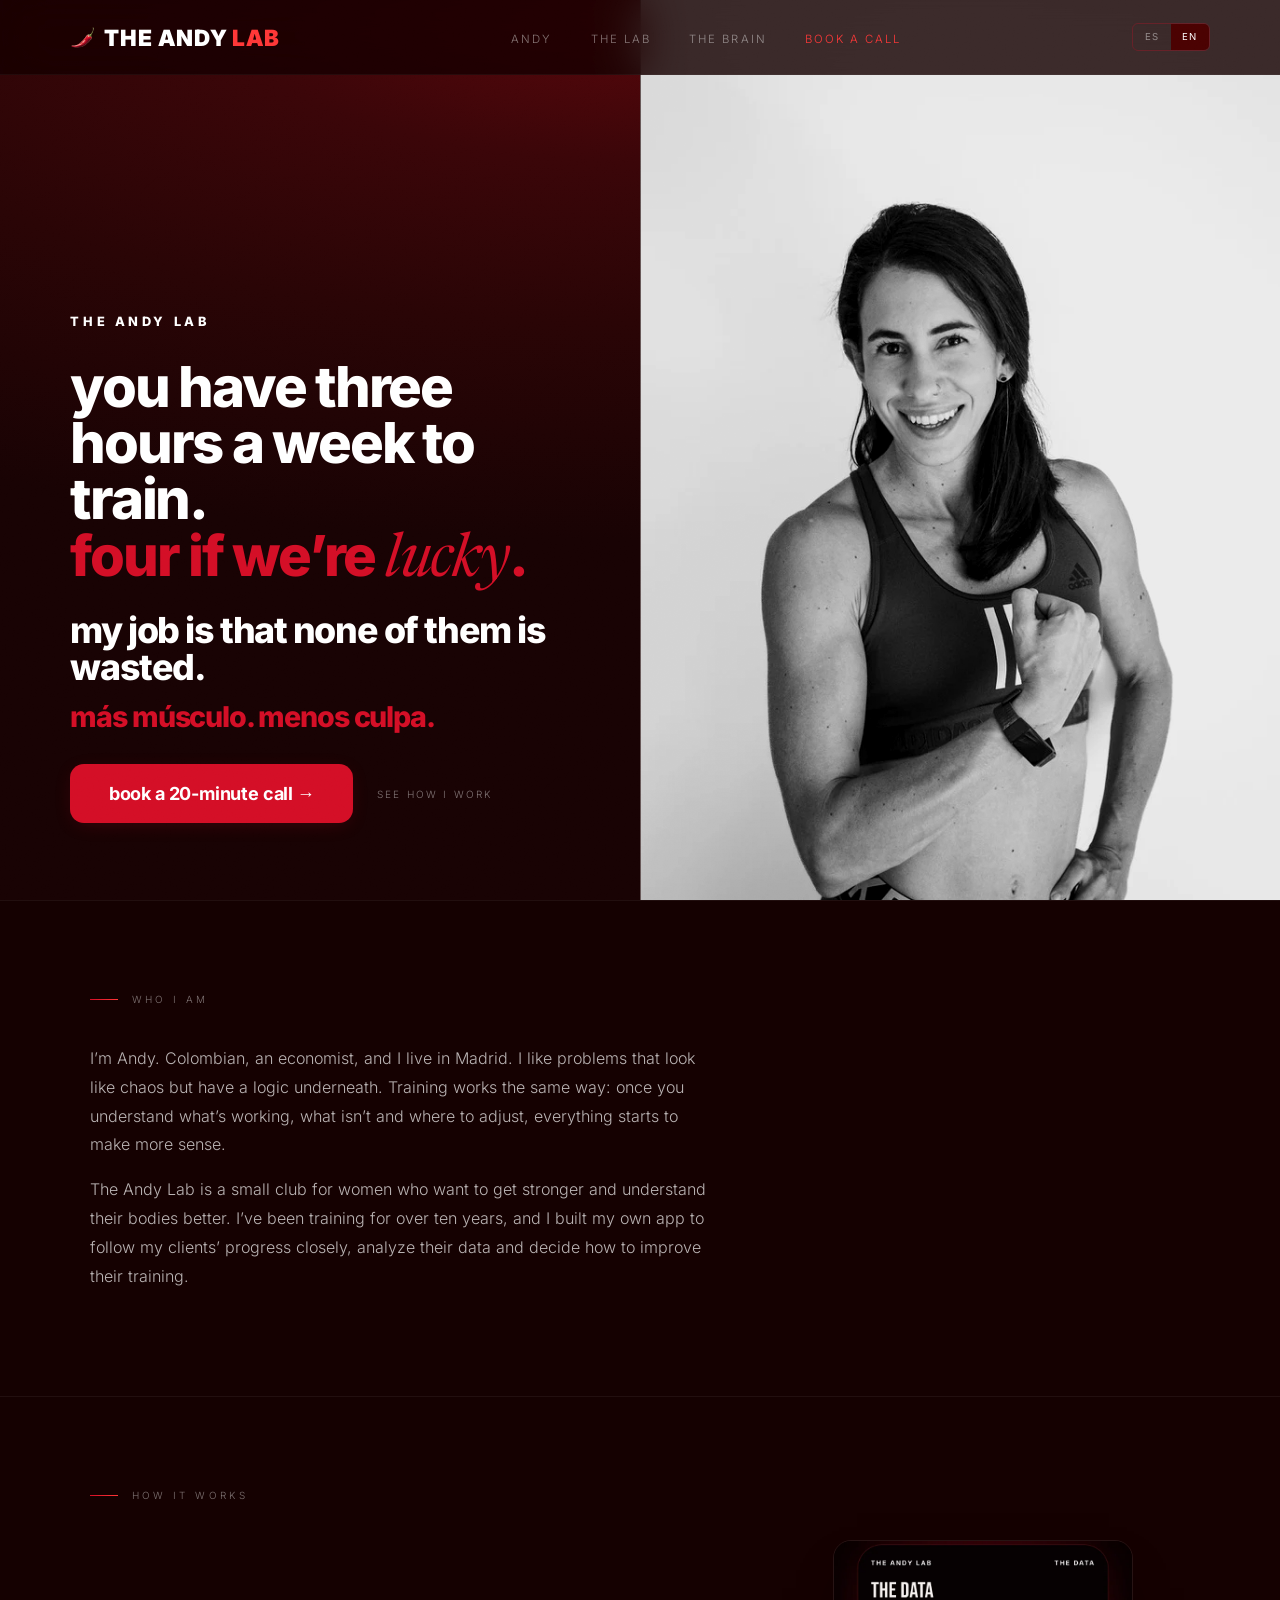
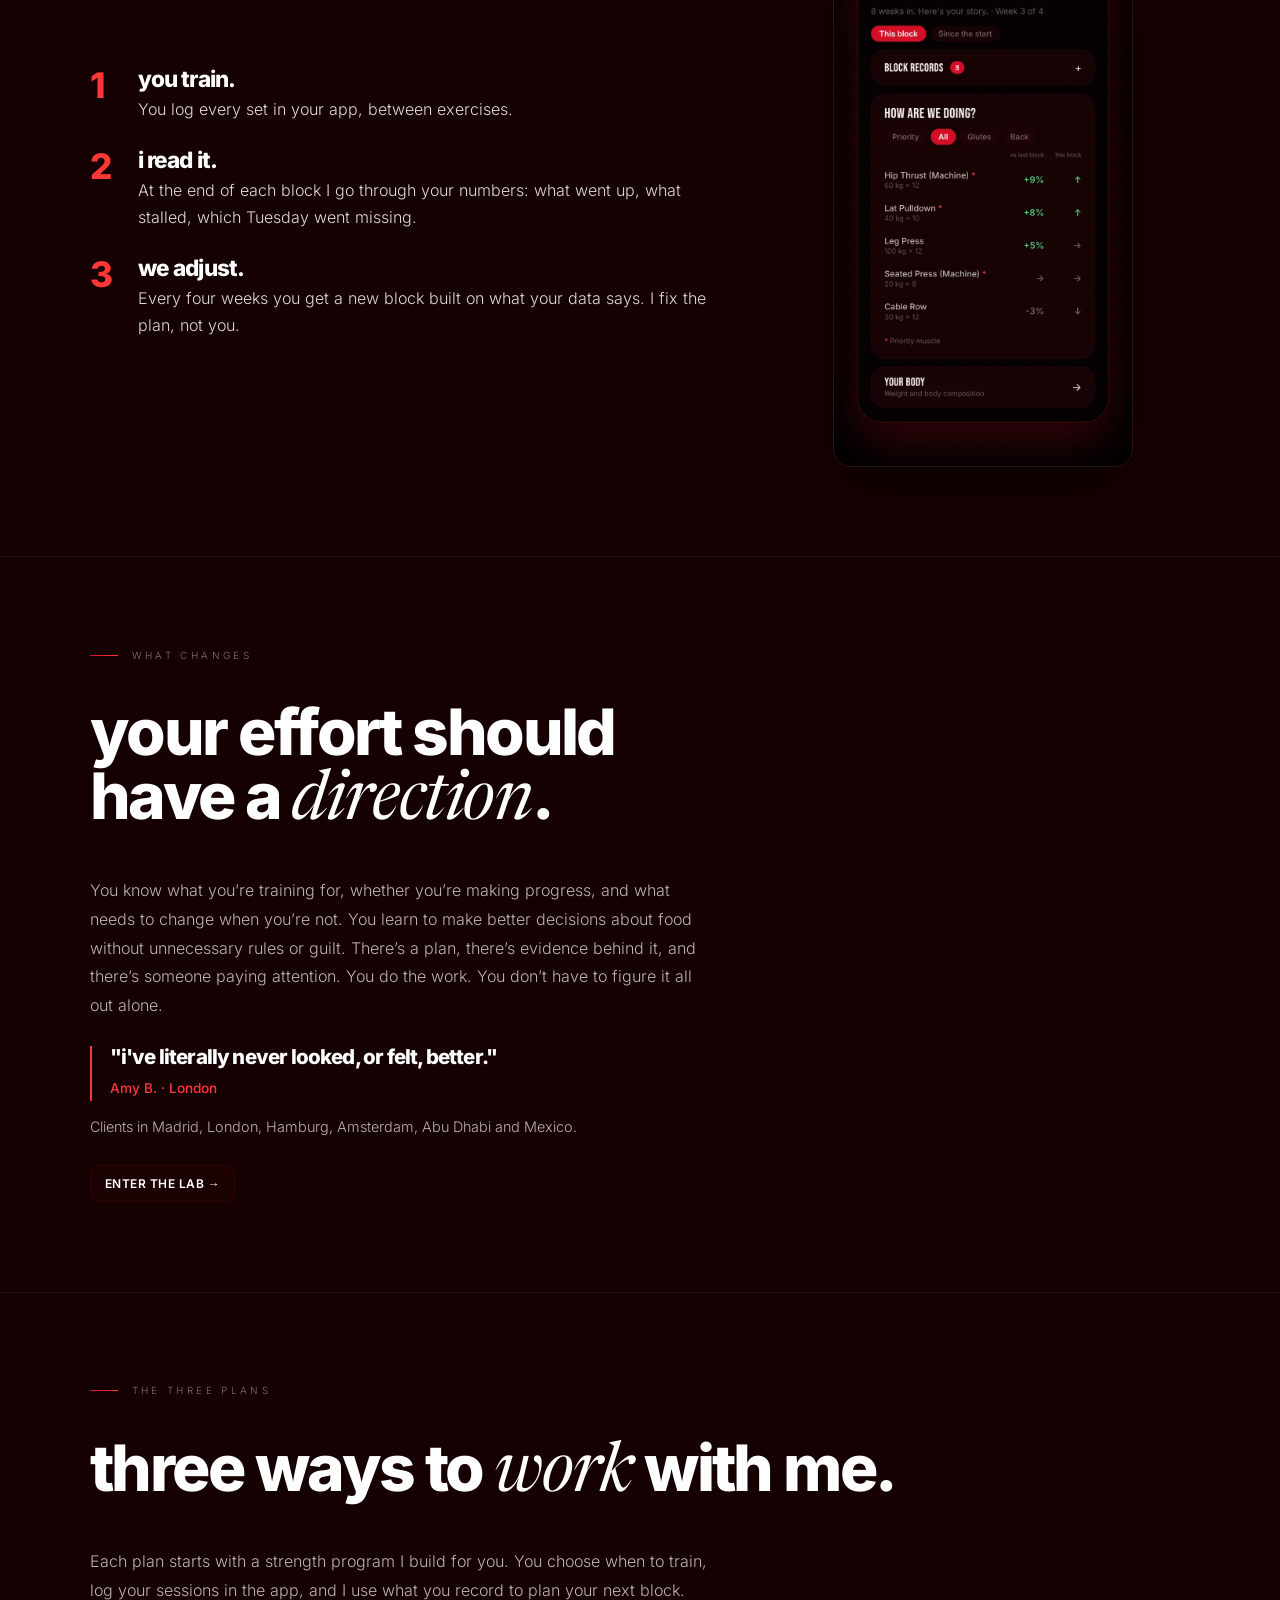
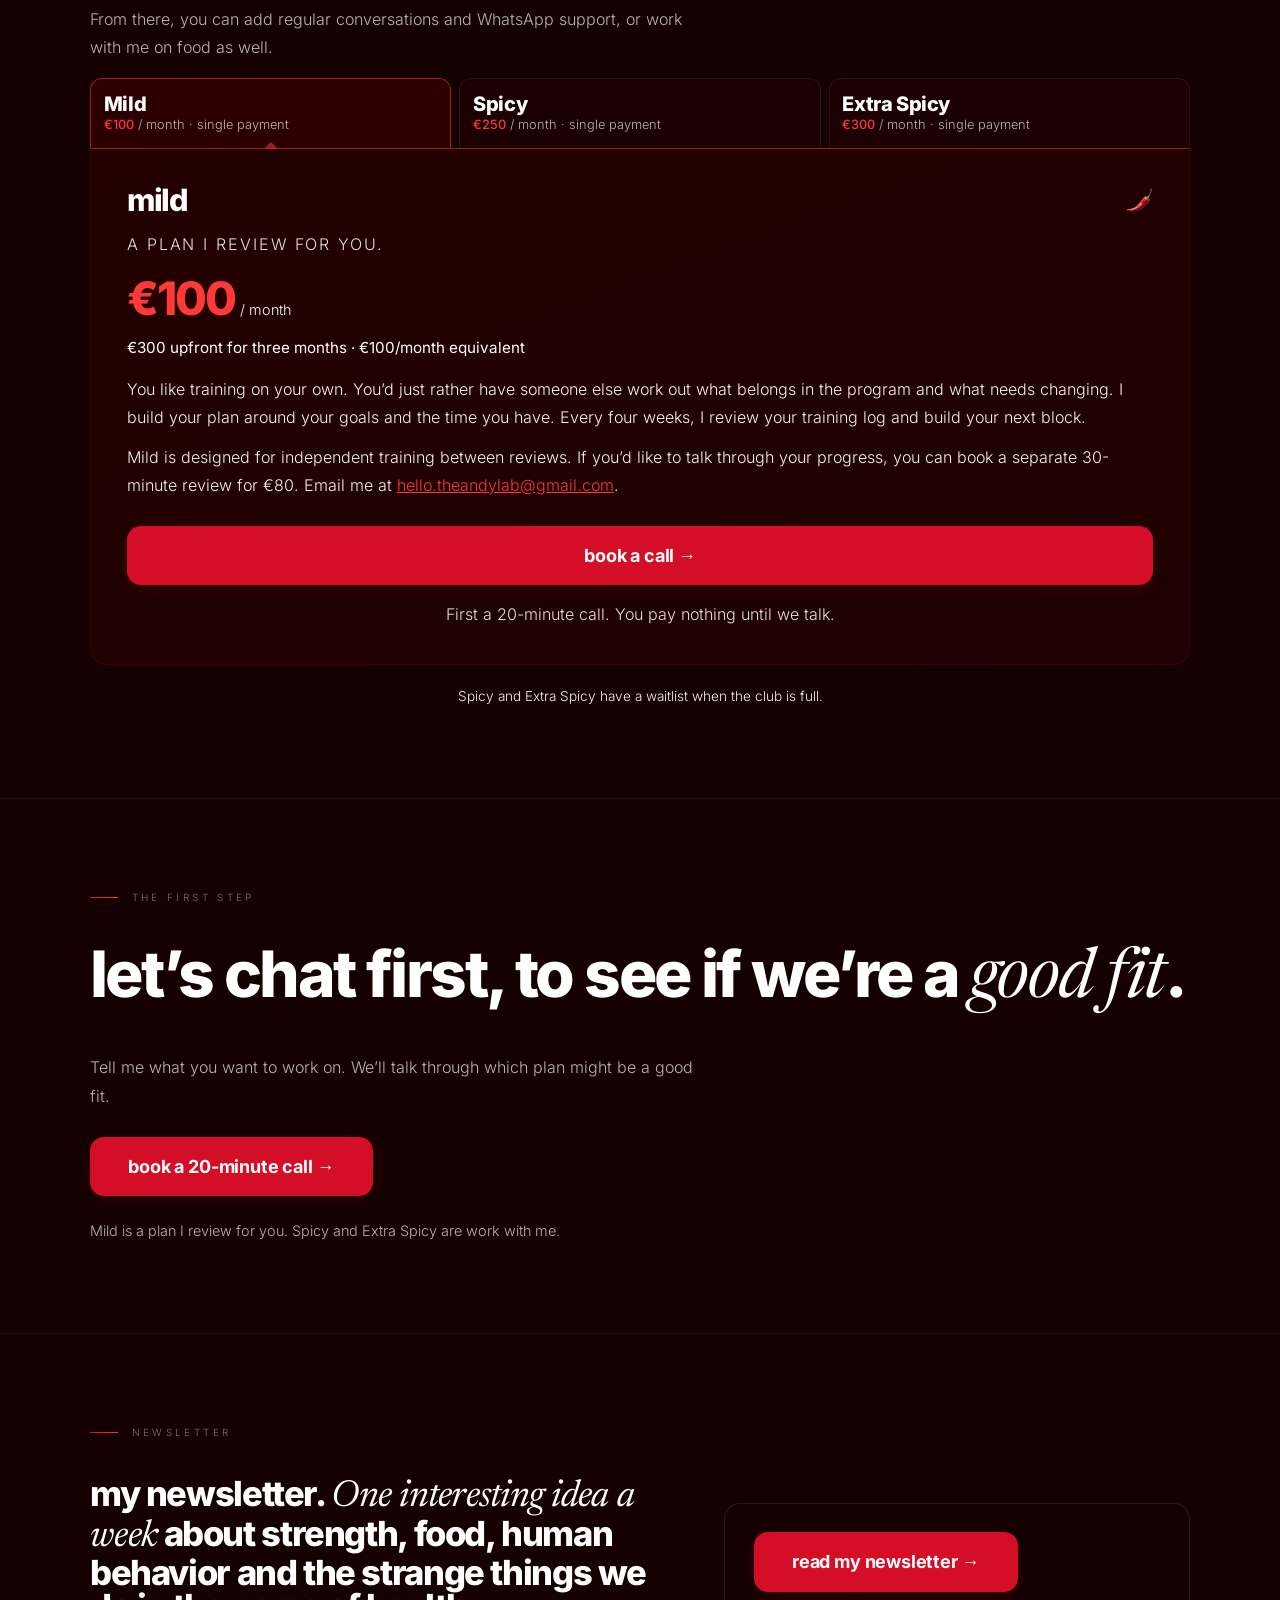
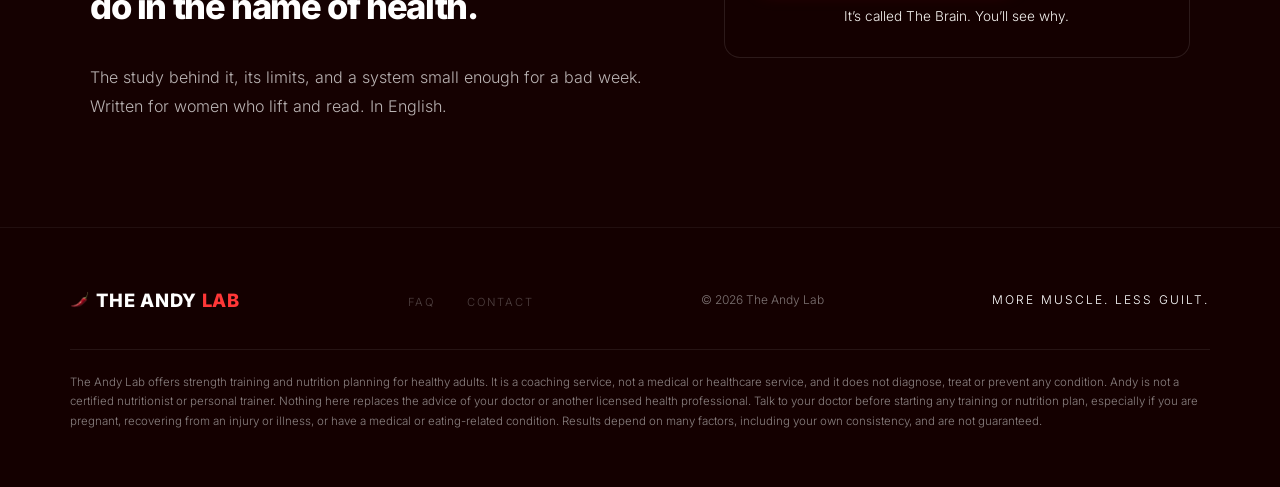
<file: index.html>
<!DOCTYPE html>
<html lang="en">
<head>
<meta charset="UTF-8">
<meta name="viewport" content="width=device-width, initial-scale=1.0">
<title>The Andy Lab</title>
<meta name="description" content="The Andy Lab — More muscle. Less guilt. Lift heavier. Eat bread. Make your effort count.">
<link rel="canonical" href="https://theandylab.com/">
<meta property="og:type" content="website">
<meta property="og:site_name" content="The Andy Lab">
<meta property="og:title" content="The Andy Lab — More muscle. Less guilt.">
<meta property="og:description" content="Lift heavier. Eat bread. Make your effort count.">
<meta property="og:url" content="https://theandylab.com/">
<meta property="og:image" content="https://theandylab.com/assets/img/og-logo.png">
<meta property="og:locale" content="en_US">
<meta name="twitter:card" content="summary_large_image">
<link rel="icon" href="assets/img/pepper.png">
<link rel="preconnect" href="https://fonts.googleapis.com"><link rel="preconnect" href="https://fonts.gstatic.com" crossorigin>
<link href="https://fonts.googleapis.com/css2?family=Inter:wght@300;400;500;600;700;800;900&family=Newsreader:ital,opsz,wght@1,6..72,400&display=swap" rel="stylesheet">
<link rel="preload" as="image" href="assets/img/andy-flex.webp" fetchpriority="high">
<link rel="stylesheet" href="assets/site.css?v=20261026b">
<style>
/* ---------- hero ---------- */
.hero{position:relative;min-height:100vh;display:flex;align-items:center;justify-content:center;padding:clamp(8rem,12vw,12rem) var(--gut) clamp(4rem,8vw,7rem);overflow:hidden;gap:clamp(2rem,5vw,5rem)}
.hero::before{content:'';position:absolute;inset:0;background:radial-gradient(ellipse 70% 70% at 50% 44%,rgba(212,14,38,.08) 0%,transparent 62%);pointer-events:none}
.hero-content{position:relative;flex:1;display:flex;flex-direction:column;align-items:flex-start;z-index:2;min-width:0}
.hero-tag{font-size:.72rem;letter-spacing:.3em;text-transform:uppercase;color:var(--b50);margin-bottom:2rem}
.hero h1{font-family:'Inter',sans-serif;font-size:clamp(3.04rem,6.4vw,7.6rem);line-height:1;color:#fff;margin-bottom:2rem;font-weight:800;letter-spacing:-.04em;text-transform:lowercase}
.hero-hook{font-family:'Inter',sans-serif;font-size:clamp(1.36rem,2.24vw,1.92rem);line-height:1;color:var(--accent-bright);margin:0 0 1.2rem;font-weight:800;letter-spacing:-.04em;text-transform:lowercase}
.hero-sub{font-size:clamp(.98rem,1.1vw,1.08rem);font-weight:300;color:var(--b70);max-width:48ch;margin:1.6rem 0 0;line-height:1.8;text-align:left}
.hero-ctas{display:flex;gap:1.5rem;align-items:center;flex-wrap:wrap}
.hero-text-link{font-size:.75rem;letter-spacing:.18em;text-transform:uppercase;color:var(--b50);text-decoration:none;transition:color .25s;white-space:nowrap}
.hero-text-link:hover{color:#fff}
.hero-fine{font-size:.9rem;color:var(--b70);margin-top:1rem}
.hero-cap{font-size:.75rem;letter-spacing:.15em;text-transform:uppercase;color:var(--accent-bright);margin-top:1.2rem}
.scroll-hint{position:absolute;bottom:clamp(2rem,4vw,3.5rem);right:var(--gut);display:flex;align-items:center;gap:.85rem;font-size:.6rem;letter-spacing:.26em;text-transform:uppercase;color:var(--b25);z-index:2}
.scroll-hint::before{content:'';display:block;width:42px;height:1px;background:var(--accent)}
.hero-photo-col{position:relative;flex:1;display:flex;align-items:flex-start;justify-content:center;min-width:0;z-index:1;margin-top:3.1rem}
.hero-photo-wrap{position:relative;width:min(500px,100%)}
.hero-photo{width:100%;height:auto;-webkit-mask-image:radial-gradient(ellipse 96% 96% at 50% 46%,#000 72%,transparent 97%);mask-image:radial-gradient(ellipse 96% 96% at 50% 46%,#000 72%,transparent 97%)}

/* ---------- sections ---------- */
.lv{padding:clamp(3.5rem,7vw,6rem) var(--gut);border-top:1px solid var(--line)}
.lv-in{max-width:1100px;margin:0 auto}
.lv h2{font-family:'Inter',sans-serif;color:#fff;line-height:1;font-weight:800;letter-spacing:-.04em;text-transform:lowercase}
.lv-h2{font-size:clamp(2.2rem,5vw,4rem);margin:.6rem 0 clamp(1.5rem,3vw,2.5rem)}
.lv-p{font-size:clamp(1rem,1.15vw,1.15rem);font-weight:300;color:var(--b70);line-height:1.8;max-width:62ch;margin:0 0 1rem}
.lv-p strong{color:#fff;font-weight:500}
.lv-cta{display:flex;flex-wrap:wrap;gap:1rem;align-items:center;margin-top:1.6rem}

/* ---------- tiers ---------- */
.tier-strip{display:grid;grid-template-columns:repeat(3,1fr);gap:.6rem;margin:0 0 1.6rem}
.tier-strip a{text-decoration:none;display:flex;flex-direction:column;gap:.2rem;padding:.9rem .8rem;border:1px solid rgba(255,255,255,.08);border-radius:12px;background:rgba(41,4,5,.35);color:#fff;min-height:44px;transition:border-color .3s}
.tier-strip a.feat{border-color:rgba(255,56,56,.5)}
.tier-strip a:hover{border-color:rgba(255,56,56,.6);color:#fff}
.tier-strip b{font-family:'Inter',sans-serif;font-size:1.25rem;line-height:1;font-weight:800;letter-spacing:-.02em}
.tier-strip span{font-size:.8rem;color:var(--b70);line-height:1.3}
.tier-strip span em{font-style:normal;color:#FF3838;font-weight:500}
.lv-grid{display:grid;grid-template-columns:repeat(3,minmax(0,1fr));gap:clamp(1rem,2vw,1.5rem);align-items:stretch}
.lv-tier{position:relative;background:linear-gradient(160deg,rgba(74,1,1,.28),rgba(41,4,5,.5));border:1px solid rgba(212,14,38,.14);border-radius:16px;padding:clamp(1.6rem,2.8vw,2.4rem);display:flex;flex-direction:column;gap:1rem;scroll-margin-top:5.5rem}
.lv-tier.feat{border-color:rgba(255,56,56,.55);box-shadow:0 24px 48px -20px rgba(212,14,38,.35)}
.lv-badge{position:absolute;top:-.7rem;left:1.4rem;background:#D40E26;color:#fff;font-size:.72rem;letter-spacing:.18em;text-transform:uppercase;padding:.3rem .7rem;border-radius:99px;white-space:nowrap}
.lv-tier h3{font-family:'Inter',sans-serif;font-size:clamp(1.6rem,2.4vw,2.08rem);line-height:1;color:#fff;font-weight:800;letter-spacing:-.04em;text-transform:lowercase}
.lv-for{font-size:.78rem;letter-spacing:.12em;text-transform:uppercase;color:var(--accent-bright);margin:-.3rem 0 0;line-height:1.4;font-weight:500}
.lv-price{font-family:'Inter',sans-serif;font-size:clamp(2.24rem,3.6vw,3.04rem);line-height:1;color:var(--accent-bright);font-weight:800;letter-spacing:-.04em;text-transform:lowercase}
.lv-price small{font-family:'Inter',sans-serif;font-size:.9rem;font-weight:300;color:#fff;letter-spacing:0;margin-left:.3rem}
.lv-sub{font-size:.9rem;color:#fff;margin:-.4rem 0 0;line-height:1.5}
.lv-tier .lv-more>p.lv-sub,.lv-tier>p.lv-sub{font-size:.95rem!important;font-style:normal!important;font-weight:400!important;color:#fff}
.lv-price{color:#FF3838}.lv-tier .lv-more>p.lv-tag,.lv-tier>p.lv-tag{font-size:1.15rem;line-height:1.35;color:#fff;margin:.2rem 0 .4rem;font-weight:600}.lv-tier .lv-more>p.lv-sub,.lv-tier>p.lv-sub{font-size:.8rem;font-style:italic;font-weight:300;line-height:1.5}
.lv-h{font-size:1.1rem;font-weight:500;color:#fff;line-height:1.4}
.lv-tier>p{font-size:1rem;font-weight:300;color:rgba(255,255,255,.88);line-height:1.7;margin:0}
.lv-list{list-style:none;margin:0;padding:0;display:flex;flex-direction:column}
.lv-list li{display:flex;gap:.6rem;padding:.6rem 0;border-bottom:1px solid var(--b08);font-size:1rem;font-weight:300;color:var(--b85);line-height:1.5}
.lv-list li::before{content:"\2192";color:var(--accent-bright);flex-shrink:0}
.lv-alt{font-size:.9rem;color:var(--b70);line-height:1.6;margin:0}
.lv-tier .btn-p{justify-content:center;margin-top:auto;text-align:center}
.lv-fine{text-align:center;margin:-.2rem 0 0;font-size:.85rem}
.lv-peps{display:inline-flex;gap:.12em;margin-left:.3em;vertical-align:middle}
.lv-peps img{height:.8em;width:auto;display:block}
.tier-more{margin-top:.2rem}
.tier-more summary{cursor:pointer;list-style:none;display:flex;align-items:center;justify-content:center;gap:.6rem;min-height:44px;padding:.5rem 1rem;border:1px solid rgba(255,56,56,.45);border-radius:99px;font-size:.8rem;letter-spacing:.14em;text-transform:uppercase;color:#fff;transition:background .25s}
.tier-more summary::-webkit-details-marker{display:none}
.tier-more summary::after{content:"+";color:#FF3838;font-size:1rem}
.tier-more[open] summary::after{content:"\2212"}
.tier-more summary:hover{background:rgba(212,14,38,.15)}
.tier-more .lv-list{margin-top:.8rem}
.tier-more .lv-alt{margin-top:.9rem}

/* ---------- talk + video ---------- */
.lt2{display:grid;grid-template-columns:minmax(0,1.15fr) minmax(0,.85fr);gap:clamp(2rem,5vw,4.5rem);align-items:center}
.lt2-vid{display:flex;justify-content:center}
.lt2-frame{width:100%;max-width:280px;aspect-ratio:9/16;border-radius:22px;overflow:hidden;border:2px solid rgba(255,255,255,.1);box-shadow:0 30px 60px -20px rgba(0,0,0,.9);background:#150101}
.lt2-frame video{width:100%;height:100%;object-fit:cover;display:block}
.lt2-note{font-size:.9rem;color:var(--b70);margin-top:1.4rem}

/* ---------- testimonials ---------- */
.tq-grid{display:grid;grid-template-columns:repeat(2,minmax(0,1fr));gap:clamp(1rem,2vw,1.5rem)}
.tq{background:rgba(255,255,255,.03);border:1px solid rgba(255,255,255,.07);border-radius:14px;padding:clamp(1.4rem,2.5vw,2rem);display:flex;flex-direction:column;gap:1rem}
.tq.feat{background:rgba(212,14,38,.06);border-color:rgba(212,14,38,.2)}
.tq-q{font-family:'Inter',sans-serif;font-size:clamp(1.12rem,1.6vw,1.36rem);color:#fff;line-height:1.05;font-weight:800;letter-spacing:-.04em;text-transform:lowercase}
.tq-b{font-size:1rem;font-weight:300;color:var(--b85);line-height:1.7;margin:0}
.tq-n{font-size:.85rem;font-weight:500;color:var(--accent-bright);margin-top:auto}

/* ---------- faq ---------- */
.lv-faq details{border-top:1px solid rgba(255,255,255,.1);padding:1.1rem 0}
.lv-faq details:last-child{border-bottom:1px solid rgba(255,255,255,.1)}
.lv-faq summary{cursor:pointer;font-family:'Inter',sans-serif;font-size:clamp(1.04rem,1.6vw,1.36rem);color:#fff;list-style:none;display:flex;justify-content:space-between;gap:1rem;min-height:44px;align-items:center;font-weight:800;letter-spacing:-.04em;text-transform:lowercase}
.lv-faq summary::-webkit-details-marker{display:none}
.lv-faq summary::after{content:"+";color:var(--accent-bright);flex-shrink:0}
.lv-faq details[open] summary::after{content:"\2212"}
.lv-faq details p{font-size:1rem;font-weight:300;color:var(--b70);line-height:1.8;margin:.8rem 0 0;max-width:68ch}
.faq2{display:grid;grid-template-columns:minmax(0,1.25fr) minmax(0,.75fr);gap:clamp(2rem,5vw,4.5rem);align-items:start}
.faq2-img{width:100%;height:auto;aspect-ratio:4/5;object-fit:cover;object-position:center 20%;border-radius:14px;display:block;position:sticky;top:6rem}

/* ---------- more ---------- */
.lv-split{display:grid;grid-template-columns:repeat(3,1fr);gap:clamp(1rem,2vw,1.5rem)}
.lv-split a{position:relative;min-height:340px;display:flex;flex-direction:column;justify-content:flex-end;overflow:hidden;text-decoration:none;border:1px solid rgba(255,255,255,.07);border-radius:14px;padding:clamp(1.4rem,2.5vw,2rem);background:linear-gradient(to top,rgba(21,1,1,.94) 22%,rgba(21,1,1,.45) 62%,rgba(21,1,1,.15)),var(--bg) var(--pos)/cover;transition:border-color .3s,transform .3s}
.lv-split a:hover{border-color:rgba(255,56,56,.6);transform:translateY(-3px)}
.lv-split h3{font-family:'Inter',sans-serif;font-size:clamp(1.44rem,2.08vw,1.84rem);color:#fff;margin-bottom:.5rem;font-weight:800;letter-spacing:-.04em;text-transform:lowercase}
.lv-split p{font-size:1rem;font-weight:300;color:rgba(255,255,255,.88);line-height:1.7;margin:0}

/* ---------- responsive ---------- */
@media(max-width:960px){
  .hero{flex-direction:column;gap:2.5rem;padding-top:8.5rem;min-height:auto;align-items:center}
  .hero-content{flex:none;width:100%}
  .hero-photo-col{margin-top:1rem}
  .scroll-hint{display:none}
}
@media(max-width:900px){.tq-grid{grid-template-columns:1fr}}
@media(max-width:768px){.tq-grid{display:flex}}
@media(max-width:820px){
  .faq2{grid-template-columns:1fr;gap:1.6rem}.faq2-img{order:-1;aspect-ratio:16/10;object-position:center 22%;position:static}
  .lt2{grid-template-columns:1fr;gap:2.2rem}.lt2-frame{max-width:230px}
}
@media(max-width:768px){
  .hero{padding:5.6rem var(--gut) 2.2rem;gap:1.6rem}
  .hero-content{display:contents}
  .hero-tag{order:1;margin-bottom:.9rem}
  .hero-quote{order:1;font-size:1.35rem}
  .hero h1{order:2;margin-bottom:1rem}
  .hero-hook{order:3;margin-bottom:0}
  .hero-photo-col{order:4;margin:.2rem 0 .4rem;width:100%}
  .hero-ctas{order:5;width:100%}
  .hero-fine{order:6;margin-top:.2rem}
  .hero-cap{order:7;margin-top:.4rem}
  .hero-sub{order:8;font-size:1rem;line-height:1.75;margin:1.2rem 0 0}
  .hero-photo-wrap{width:100%;display:flex;justify-content:center}
  .hero-photo{height:auto;max-height:42vh;width:auto;max-width:100%;margin:0 auto;display:block;object-fit:contain}
  .hero-ctas{flex-direction:column;align-items:stretch;gap:.6rem}
  .hero-ctas .btn-p,.hero-ctas .hero-text-link{text-align:center;justify-content:center}
  .lv-split{grid-template-columns:1fr}.lv-split a{min-height:240px}
}
@media(max-width:560px){
  .hero{padding-top:6.4rem}
  .hero h1{font-size:clamp(2.7rem,12vw,4rem);line-height:.9}
  .lv-cta .btn-p,.lv-cta .btn-f,.lv-tier .btn-p{width:100%;justify-content:center;text-align:center}
  .tier-strip{gap:.4rem}.tier-strip a{padding:.7rem .5rem}.tier-strip b{font-size:1.1rem}.tier-strip span{font-size:.75rem}
}
@media (prefers-reduced-motion:reduce){.hero-content>*,.hero-photo-col,.hero-tag,.hero h1,.hero-hook,.hero-sub,.hero-ctas{animation:none!important}}

/* ===== v2 ===== */
.hero{min-height:auto;padding-bottom:clamp(3rem,6vw,5rem)}
.hero-quote{font-family:'Inter',sans-serif;font-size:clamp(1.2rem,2.08vw,1.84rem);line-height:1.05;color:var(--b50);margin:0 0 1.6rem;display:flex;flex-direction:column;gap:.25rem;align-items:flex-start;font-weight:800;letter-spacing:-.04em;text-transform:lowercase}
.hero-quote span{position:relative;display:inline-block;white-space:nowrap}
.hero-quote span::after{content:'';position:absolute;left:-2%;right:auto;top:52%;height:2px;width:0;background:var(--accent-bright);transition:width .55s var(--ease)}
.hero-quote span.x::after{width:104%}
.hero-quote span.x{color:var(--b35)}
.hero h1{opacity:0;transform:translateY(14px);transition:opacity .7s var(--ease),transform .7s var(--ease)}
.hero.ready h1{opacity:1;transform:none}
.hero-copy,.hero-photo-col{opacity:0;transform:translateY(12px);transition:opacity .8s var(--ease) .2s,transform .8s var(--ease) .2s}
.hero.ready .hero-copy,.hero.ready .hero-photo-col{opacity:1;transform:none}
.hero-photo-col{animation:none!important}
.hero-content>*{animation:none}
.hero-content>:not(h1){opacity:0;transform:translateY(10px);transition:opacity .6s var(--ease),transform .6s var(--ease)}
.hero.ready .hero-content>:not(h1){opacity:1;transform:none}
.hero.ready .hero-hook{transition-delay:.15s}.hero.ready .hero-sub{transition-delay:.3s}.hero.ready .hero-ctas{transition-delay:.4s}.hero.ready .hero-fine{transition-delay:.5s}.hero.ready .hero-cap{transition-delay:.55s}
.hero-quote{opacity:1!important;transform:none!important}
.hero-photo{filter:saturate(.85) contrast(1.05)}
.app-grid{display:grid;grid-template-columns:repeat(5,minmax(0,1fr));gap:clamp(.8rem,1.5vw,1.2rem)}
.app-shot{display:flex;flex-direction:column;gap:.9rem}
.app-shot img{width:100%;height:auto;border-radius:18px;border:1px solid rgba(255,255,255,.08);box-shadow:0 24px 50px -24px rgba(0,0,0,.9)}
.app-shot p{font-size:.95rem;font-weight:300;color:var(--b85);line-height:1.5;margin:0}
.app-shot b{display:block;font-family:'Inter',sans-serif;font-size:1.1rem;color:var(--accent-bright);margin-bottom:.2rem;font-weight:800;letter-spacing:-.02em}
@media(max-width:1000px){.app-grid{grid-template-columns:repeat(3,minmax(0,1fr))}}
@media(max-width:768px){.app-grid{display:flex}.app-grid>*{flex-basis:70%!important}}
.coach{display:grid;grid-template-columns:minmax(0,.8fr) minmax(0,1.2fr);gap:clamp(2rem,5vw,4.5rem);align-items:center}
.coach-img{width:100%;height:auto;border-radius:14px;border:1px solid rgba(255,255,255,.08);box-shadow:0 30px 60px -30px rgba(0,0,0,.95)}
.coach-cap{font-size:.85rem;color:var(--b50);margin-top:.8rem}
@media(max-width:820px){.coach{grid-template-columns:1fr;gap:1.6rem}.coach-vis{order:-1}}
.lv-tier h3{display:flex;align-items:center;justify-content:space-between;gap:.8rem;flex-wrap:wrap}
.lv-tier .lv-peps{margin:0;gap:.15em}
.lv-tier .lv-peps img{height:1.6rem}
.lv-tier.feat .lv-peps img{filter:drop-shadow(0 0 8px rgba(255,55,55,.55))}
.lv-tier.hot .lv-peps img{filter:drop-shadow(0 0 12px rgba(255,55,55,.9))}
.lv-tier.hot{border-color:rgba(255,56,56,.3);background:linear-gradient(160deg,rgba(94,3,3,.42),rgba(41,4,5,.6))}
.lv-tier.feat .lv-badge{right:auto}
.rv{opacity:0;transform:translateY(22px);transition:opacity .8s var(--ease),transform .8s var(--ease)}
.rv.in{opacity:1;transform:none}
.lv-h2{clip-path:inset(0 0 100% 0);transition:clip-path .8s var(--ease)}
.in .lv-h2,.lv-h2.in{clip-path:inset(0 0 -10% 0)}
@media(prefers-reduced-motion:reduce){.hero h1,.hero-content>*,.hero-copy,.hero-photo-col{opacity:1!important;transform:none!important;transition:none!important}.hero-quote span::after{transition:none}.ticker-track{animation:none}.rv,.lv-h2{opacity:1!important;transform:none!important;clip-path:none!important;transition:none!important}}

.proof{display:block}
.proof-q{margin:1.6rem 0 0;padding:0 0 0 1.1rem;border-left:2px solid var(--accent-bright)}
.proof-q p{font-family:'Inter',sans-serif;font-size:clamp(1.12rem,1.6vw,1.44rem);color:#fff;line-height:1.05;margin:0 0 .4rem;font-weight:800;letter-spacing:-.04em;text-transform:lowercase}
.proof-q cite{font-style:normal;font-size:.85rem;color:var(--accent-bright);font-weight:500}

/* ===== hero v3 ===== */
.hero{display:grid;grid-template-columns:minmax(0,1.15fr) minmax(0,.85fr);grid-template-areas:"rules rules" "copy photo";align-items:center;gap:0 clamp(2rem,5vw,5rem);padding:clamp(6.5rem,10vw,9rem) var(--gut) 0;min-height:auto;overflow:hidden;max-width:1400px;margin:0 auto;box-sizing:border-box}
.hero::before{display:none}
.hero-content{grid-area:copy;display:contents}
.hero-quote{grid-area:rules;display:flex!important;flex-direction:row;flex-wrap:wrap;gap:0 .6em;font-size:clamp(2.2rem,5.6vw,5.4rem);line-height:.95;color:var(--b25);margin:0 0 clamp(1.2rem,3vw,2.2rem);letter-spacing:.02em;max-width:none}
.hero-quote span{white-space:normal}
.hero-quote span::after{height:.09em;top:50%}
.hero-quote span.x{color:var(--b12)}
.hero-tag{display:none}
.hero h1{font-size:clamp(3.6rem,7.4vw,8.6rem);margin:0 0 1.4rem;position:relative;z-index:3}
.hero-copy{grid-area:copy;display:flex;flex-direction:column;align-items:flex-start;position:relative;z-index:3;padding-bottom:clamp(3rem,6vw,5rem);min-width:0}
.hero-photo-col{grid-area:photo;align-self:end;margin:0;justify-content:center}
.hero-photo-wrap{width:min(440px,100%);position:relative}
.hero-photo{width:100%;height:auto;max-height:70vh;object-fit:cover;object-position:50% 20%;filter:grayscale(1) contrast(1.08) brightness(.92);-webkit-mask-image:linear-gradient(to top,transparent 0,#000 26%,#000 100%);mask-image:linear-gradient(to top,transparent 0,#000 26%,#000 100%)}
.hero-photo-wrap::after{content:'';position:absolute;inset:0;background:linear-gradient(160deg,rgba(212,14,38,.28),transparent 55%);mix-blend-mode:multiply;pointer-events:none;-webkit-mask-image:linear-gradient(to top,transparent 0,#000 18%);mask-image:linear-gradient(to top,transparent 0,#000 18%)}
.scroll-hint{display:none}

@media(max-width:960px){
  .hero{grid-template-columns:1fr;grid-template-areas:"rules" "copy" "photo";align-items:start;padding-top:6.2rem}
  .hero h1{margin-right:0}
  .hero-photo-col{justify-content:center;margin-top:-1rem}
  .hero-photo-wrap{width:min(380px,100%)}
}
@media(max-width:768px){
  .hero{padding:5.6rem var(--gut) 0;gap:0}
  .hero-quote{font-size:clamp(1.9rem,9.5vw,2.6rem);margin-bottom:1rem}
  .hero h1{font-size:clamp(2.8rem,12.5vw,4.2rem);line-height:.88;margin-bottom:.9rem}
  .hero-copy{padding-bottom:1.6rem}
  .hero-photo-col{order:0;margin-top:-.6rem}
  .hero-photo{max-height:52vh}
}

.hx{position:relative;padding:clamp(7rem,11vw,10rem) var(--gut) clamp(3rem,6vw,5rem);overflow:hidden}
.hx-in{max-width:1100px;margin:0 auto;position:relative;z-index:2}
.hx-ctas{display:flex;gap:1.5rem;align-items:center;flex-wrap:wrap;margin-top:2rem}
.hx .hero-fine{margin-top:1rem}
.hx-eyebrow{font-size:.8rem;letter-spacing:.28em;text-transform:uppercase;color:#fff;font-weight:800;margin-bottom:1.6rem}
@media(max-width:560px){.hx-ctas{flex-direction:column;align-items:stretch;gap:.6rem}.hx-ctas .btn-p,.hx-ctas .hero-text-link{text-align:center;justify-content:center}}

.hx-c{min-height:100svh;display:flex;align-items:flex-end;padding-bottom:clamp(3rem,6vw,5rem)}
.hx-pic{position:absolute;inset:0;z-index:0}
.hx-pic img{width:100%;height:100%;object-fit:contain;object-position:50% 0;filter:grayscale(1) contrast(1.05) brightness(.8)}
.hx-pic::after{content:'';position:absolute;inset:0;background:linear-gradient(to top,rgba(21,1,1,1) 0%,rgba(21,1,1,.85) 25%,rgba(21,1,1,.25) 60%,rgba(21,1,1,.4) 100%),linear-gradient(160deg,rgba(212,14,38,.3),transparent 50%)}
.hx-c h1{font-family:'Inter',sans-serif;font-size:clamp(3.2rem,8.8vw,9.2rem);line-height:1;color:#fff;margin:0 0 1.2rem;max-width:12ch;font-weight:800;letter-spacing:-.04em;text-transform:lowercase}
.hx-c h1 em{font-style:normal;color:var(--accent-bright)}
.hx-c .hx-line{font-family:'Inter',sans-serif;font-size:clamp(1.2rem,2.4vw,2.08rem);color:#fff;margin:0;font-weight:800;letter-spacing:-.04em;text-transform:lowercase}
.hx-c .hx-sub{font-size:clamp(1rem,1.15vw,1.12rem);font-weight:300;color:var(--b85);line-height:1.7;max-width:46ch;margin:1.2rem 0 0}
.hx-c .hero-hook{margin:0}
.hx-club{font-size:.88rem;font-weight:300;color:var(--b70);line-height:1.6;max-width:46ch;margin:1rem 0 0;padding-top:1rem;border-top:1px solid rgba(255,255,255,.14)}
@media(min-width:821px){.hx-c h1{max-width:min(12ch,52vw)}.hx-c .hx-in{max-width:none;margin:0}.hx-pic{left:auto;width:56%}.hx-pic img{object-fit:contain;object-position:100% 0;-webkit-mask-image:linear-gradient(to right,transparent 0,#000 30%);mask-image:linear-gradient(to right,transparent 0,#000 30%)}.hx-pic::after{-webkit-mask-image:linear-gradient(to right,transparent 0,#000 30%);mask-image:linear-gradient(to right,transparent 0,#000 30%)}}
@media(max-width:768px){.hx-pic{top:0}.hx-pic img{object-fit:contain;object-position:50% 0}.hx-c .hx-eyebrow{display:none}.hx-c h1{font-size:clamp(2.9rem,12vw,3.9rem);margin-bottom:.8rem}.hx-c .hx-line{font-size:1.3rem}.hx-c .hx-sub{font-size:.95rem;line-height:1.6;margin-top:.9rem}.hx-ctas{margin-top:1.4rem}.hx-c{padding-bottom:2.2rem}}

/* ---- tiers: horizontal tabs, one card expands below ---- */
.tier-strip{gap:.5rem;margin-bottom:0}
.tier-strip a{position:relative;border-radius:12px 12px 0 0;border-bottom:0;cursor:pointer;transition:background .3s,border-color .3s}
.tier-strip a.feat{border-color:rgba(255,255,255,.08)}
.tier-strip a.on{background:rgba(74,1,1,.45);border-color:rgba(255,56,56,.55)}
.tier-strip a.on::after{content:"";position:absolute;left:50%;bottom:-1px;transform:translateX(-50%);border:7px solid transparent;border-bottom-color:rgba(255,56,56,.55)}
#niveles .lv-grid{display:block}
#niveles .lv-tier{display:none;border-radius:0 0 16px 16px;border-top-color:rgba(255,56,56,.55)}
#niveles .lv-tier.on{display:flex;animation:tierIn .35s ease both}
@keyframes tierIn{from{opacity:0;transform:translateY(-6px)}to{opacity:1;transform:none}}
#niveles .swipe-ctl{display:none}

/* hero 2b: cinematic, centered */
.hx-c{background:radial-gradient(ellipse 110% 60% at 50% 0%,#5a060b 0%,#3a0508 30%,#290405 60%,#180203 100%)}
.hx-c .hx-pic{left:auto;right:var(--gut);top:50%;bottom:auto;width:min(340px,30%);height:auto;aspect-ratio:1/1;transform:translateY(-46%);border:0}
.hx-c .hx-pic{background:#5a0a10}
.hx-c .hx-pic img{object-fit:cover;object-position:50% 0;filter:none;-webkit-mask-image:none;mask-image:none}
.hx-c .hx-pic::after{-webkit-mask-image:none;mask-image:none}
.hx-c .hx-pic::after{display:none}
.hx-c .hx-in{text-align:left;align-items:flex-start;margin:0;width:56%;max-width:none;padding-right:clamp(1rem,3vw,3rem)}
.hx-c h1{max-width:none;margin-left:0;margin-right:0;}
.hx-c .hx-sub,.hx-c .hx-club,.hx-c .hero-fine{margin-left:0;margin-right:0}
.hx-c .hx-ctas{justify-content:flex-start}
@media(max-width:768px){.hx-c{padding-top:0}.hx-c .hx-pic{position:relative;left:auto;right:auto;top:auto;transform:none;width:60%;max-width:260px;height:auto;aspect-ratio:1/1;margin:5.5rem auto 0;border:0}.hx-c .hx-pic img{object-fit:cover;object-position:50% 10%}.hx-c .hx-in{width:100%;padding:0;margin-top:1.75rem}}

/* hero: selfie split */
.hx-c .hx-pic{left:50%;right:0;top:0;bottom:0;width:50%;height:auto;aspect-ratio:auto;transform:none;border:0;margin:0;background:#180203}
.hx-c .hx-pic img{object-fit:cover;object-position:50% 30%;filter:grayscale(1) contrast(1.05) brightness(.92)}
.hx-c .hx-pic::after{display:none}
.hx-c .hx-pic{border-left:1px solid rgba(250,249,246,.35)}
@media(max-width:768px){.hx-c .hx-pic{position:relative;left:auto;right:auto;top:auto;bottom:auto;width:auto;margin:0 calc(var(--gut) * -1);aspect-ratio:4/5;max-width:none}.hx-c .hx-pic img{object-position:50% 25%}.hx-c .hx-pic{border-left:0;border-bottom:1px solid rgba(250,249,246,.35)}.hx-c .hx-in{margin-top:2rem}}
@media(max-width:768px){.hx-c{flex-direction:column;align-items:stretch;justify-content:flex-start;min-height:0;padding-top:0;padding-bottom:2.6rem}.hx-c .hx-pic{flex:none}.hx-c .hx-in{width:100%;margin-top:1.75rem}.hx-c h1{font-size:clamp(2.6rem,11.5vw,3.6rem)}}
@media(max-width:768px){.hx-c .hx-pic{aspect-ratio:1/1;height:auto;min-height:0}.hx-c .hx-pic img{object-position:50% 40%}.hx-c .hx-in{display:flex;flex-direction:column;margin-top:1.1rem}.hx-c .hx-in>*{order:5}.hx-c .hx-in>h1{order:1;margin-bottom:.6rem}.hx-c .hx-in>.hx-line{order:2}.hx-c .hx-in>.hx-ctas{order:3;margin-top:1.1rem}.hx-c .hx-in>.hero-fine{order:4}.hx-c .hx-in>.hx-sub{order:6}.hx-c .hx-in>.hx-club{order:7}.hx-c .hero-text-link{width:auto!important;height:auto!important;min-height:44px;display:flex;align-items:center;justify-content:center}.hx-c .hero-text-link span{font-size:13px!important}}
@media(min-width:769px){.hx-c .hx-in{width:50%;padding-right:clamp(2.5rem,5vw,5.5rem);box-sizing:border-box}.hx-c h1{max-width:100%}}
@media(max-width:768px){.hx-c .hx-pic{overflow:hidden;position:relative}.hx-c .hx-pic img{position:absolute;inset:0;width:100%;height:100%;object-fit:cover;object-position:50% 30%}.hx-c .hx-in{position:relative;z-index:3}}

/* ===== how it works + newsletter block ===== */
.hw{display:grid;grid-template-columns:minmax(0,1.2fr) minmax(0,.8fr);gap:clamp(2rem,5vw,4rem);align-items:center;margin-top:1.4rem}
.hw-list{list-style:none;margin:0;padding:0;display:flex;flex-direction:column;gap:1.6rem}
.hw-list li{display:grid;grid-template-columns:2rem minmax(0,1fr);gap:1rem;align-items:start}
.hw-n{font-family:'Inter',sans-serif;font-size:2.2rem;line-height:1;color:var(--accent-bright);font-weight:800;letter-spacing:-.02em}
.hw-list b{display:block;font-family:'Inter',sans-serif;font-size:clamp(1.2rem,1.76vw,1.6rem);color:#fff;line-height:1;margin-bottom:.35rem;font-weight:800;letter-spacing:-.04em;text-transform:lowercase}
.hw-list p{margin:0;font-size:1rem;font-weight:300;color:var(--b85);line-height:1.7}
.hw-shot img{display:block;width:100%;max-width:300px;height:auto;margin:0 auto;border-radius:18px;border:1px solid rgba(255,255,255,.08);box-shadow:0 24px 50px -24px rgba(0,0,0,.9)}
.proof-more{font-size:.9rem;color:var(--b70);margin:.8rem 0 0}
.nlb{display:grid;grid-template-columns:minmax(0,1.1fr) minmax(0,.9fr);gap:clamp(2rem,5vw,4rem);align-items:center}
.nlb-h{font-size:clamp(1.6rem,2.7vw,2.4rem)!important;line-height:1.08}
.nlb-form{background:rgba(21,1,1,.55);border:1px solid rgba(255,255,255,.1);border-radius:16px;padding:clamp(1.2rem,2.5vw,1.8rem)}
.nlb-form iframe{width:100%;border:none;min-height:120px;display:block}
.nlb-form .lv-fine{margin:.8rem 0 0}
@media(max-width:820px){.hw,.nlb{grid-template-columns:1fr}.hw-shot{margin-top:.6rem}}
</style>
</head>
<body>

<nav>
  <a href="index.html" class="nav-logo"><img src="assets/img/pepper.png" class="logo-pepper" alt=""><span>The Andy <span style="color:#FF3737">Lab</span></span></a>
  <ul class="nav-links">
    <li><a href="andy.html">Andy</a></li>
    <li><a href="lab.html">THE Lab</a></li>
    <li><a href="newsletter.html">THE Brain</a></li>
    <li class="nav-cta-m"><a href="https://calendly.com/hello-theandylab/30min" target="_blank" rel="noopener"><span data-lang="es">Agendar llamada</span><span data-lang="en">Book a call</span></a></li>
  </ul>
  <div class="nav-right">
    <div class="lang-switch" role="group" aria-label="Language">
      <button type="button" data-setlang="es">ES</button>
      <button type="button" data-setlang="en">EN</button>
    </div>
    <button class="nav-toggle" type="button" aria-label="Menú" aria-expanded="false"><span></span><span></span><span></span></button>
  </div>
</nav>

<!-- HERO -->
<section class="hx hx-c">
<div class="hx-pic"><img src="assets/img/andy-hero-new.webp" width="814" height="966" alt="Andy sonriendo, flexionando el brazo" fetchpriority="high"></div>
<div class="hx-in">
<p class="hx-eyebrow">THE ANDY LAB</p>
<h1 data-lang="es" style="font-size:clamp(2.2rem,4.4vw,4.6rem)">Tienes tres horas a la semana para entrenar.<br><em style="color:#D40E26">Cuatro, <span class="sf">con suerte</span>.</em></h1><h1 data-lang="en" style="font-size:clamp(2.2rem,4.4vw,4.6rem)">You have three hours a week to train.<br><em style="color:#D40E26">Four if we’re <span class="sf">lucky</span>.</em></h1>
<p class="hx-line" data-lang="es" style="font-size:clamp(1.7rem,2.8vw,2.4rem);line-height:1.05">Mi trabajo es que ninguna se desperdicie.</p><p class="hx-line" data-lang="en" style="font-size:clamp(1.7rem,2.8vw,2.4rem);line-height:1.05">My job is that none of them is wasted.</p>
<p class="hero-hook" style="margin-top:1rem;order:3;color:#D40E26">Más músculo. Menos culpa.</p>
<div class="hx-ctas"><a href="https://calendly.com/hello-theandylab/30min" target="_blank" rel="noopener" class="btn-p"><span data-lang="es">AGENDA UNA LLAMADA DE 20 MINUTOS →</span><span data-lang="en">BOOK A 20-MINUTE CALL →</span></a><a href="#como-funciona" class="hero-text-link" style="width:146px;height:21px"><span data-lang="es" style="font-size:10px">Mira cómo trabajo</span><span data-lang="en" style="font-size:10px">See how I work</span></a></div>
</div></section>

<section class="lv" id="quien-soy"><div class="lv-in rv">
<span class="etiq"><span data-lang="es">Quién soy</span><span data-lang="en">Who I am</span></span>
<p class="lv-p" data-lang="es">Soy Andy. Colombiana, economista y vivo en Madrid. Me gustan los problemas que parecen un caos, pero que en el fondo tienen una lógica. Con el entrenamiento pasa algo parecido: cuando entiendes qué está funcionando, qué no y dónde hay que ajustar, todo empieza a tener más sentido.</p><p class="lv-p" data-lang="en">I’m Andy. Colombian, an economist, and I live in Madrid. I like problems that look like chaos but have a logic underneath. Training works the same way: once you understand what’s working, what isn’t and where to adjust, everything starts to make more sense.</p>
<p class="lv-p" data-lang="es">The Andy Lab es un club pequeño para mujeres que quieren ser más fuertes y entender mejor su cuerpo. Llevo más de diez años entrenando y creé mi propia app para seguir de cerca el progreso de mis clientas, analizar sus datos y tomar decisiones sobre cómo mejorar su entrenamiento.</p><p class="lv-p" data-lang="en">The Andy Lab is a small club for women who want to get stronger and understand their bodies better. I’ve been training for over ten years, and I built my own app to follow my clients’ progress closely, analyze their data and decide how to improve their training.</p>
</div></section>

<section class="lv" id="como-funciona"><div class="lv-in rv">
<span class="etiq"><span data-lang="es">Cómo funciona</span><span data-lang="en">How it works</span></span>
<div class="hw">
<ol class="hw-list">
<li><span class="hw-n">1</span><div><b data-lang="es">Entrenas.</b><b data-lang="en">You train.</b><p data-lang="es">Registras cada serie en tu app, entre ejercicios.</p><p data-lang="en">You log every set in your app, between exercises.</p></div></li>
<li><span class="hw-n">2</span><div><b data-lang="es">Yo lo leo.</b><b data-lang="en">I read it.</b><p data-lang="es">Al cerrar cada bloque reviso tus números: qué subió, qué se estancó, qué martes desapareció.</p><p data-lang="en">At the end of each block I go through your numbers: what went up, what stalled, which Tuesday went missing.</p></div></li>
<li><span class="hw-n">3</span><div><b data-lang="es">Ajustamos.</b><b data-lang="en">We adjust.</b><p data-lang="es">Cada cuatro semanas recibes un bloque nuevo, construido con lo que dicen tus datos. Yo arreglo el plan, no a ti.</p><p data-lang="en">Every four weeks you get a new block built on what your data says. I fix the plan, not you.</p></div></li>
</ol>
<div class="hw-shot"><img src="assets/img/app-v2-data.webp" width="760" height="1339" loading="lazy" alt="The Data: How are we doing? Each exercise compared with the previous block"></div>
</div>
</div></section>

<section class="lv"><div class="lv-in proof rv">

<div class="proof-txt">
<span class="etiq"><span data-lang="es">Lo que cambia</span><span data-lang="en">What changes</span></span>
<h2 class="lv-h2" data-lang="es">Que tu esfuerzo te lleve<br>a <span class="sf">alguna parte</span>.</h2><h2 class="lv-h2" data-lang="en">Your effort should<br>have a <span class="sf">direction</span>.</h2>
<p class="lv-p" data-lang="es">Sabes para qué entrenas, si estás progresando y qué hay que cambiar cuando las cosas no avanzan. Aprendes a tomar mejores decisiones sobre lo que comes, sin reglas absurdas ni culpa. Tienes un plan, una razón detrás de cada decisión y alguien pendiente de tu progreso. Tú haces tu parte. No tienes que resolverlo todo sola.</p><p class="lv-p" data-lang="en">You know what you’re training for, whether you’re making progress, and what needs to change when you’re not. You learn to make better decisions about food without unnecessary rules or guilt. There’s a plan, there’s evidence behind it, and there’s someone paying attention. You do the work. You don’t have to figure it all out alone.</p>
<blockquote class="proof-q"><p>"I've literally never looked, or felt, better."</p><cite>Amy B. · London</cite></blockquote>
<p class="proof-more" data-lang="es">Clientas en Madrid, Londres, Hamburgo, Ámsterdam, Abu Dabi y México.</p><p class="proof-more" data-lang="en">Clients in Madrid, London, Hamburg, Amsterdam, Abu Dhabi and Mexico.</p>
<div class="lv-cta"><a href="lab.html" class="btn-f"><span data-lang="es">Entra al Lab →</span><span data-lang="en">Enter the Lab →</span></a></div>
</div>
</div></section>

<section class="lv" id="niveles"><div class="lv-in rv">
<span class="etiq"><span data-lang="es">Los tres planes</span><span data-lang="en">The three plans</span></span>
<h2 class="lv-h2" data-lang="es">Tres formas de <span class="sf">trabajar</span> conmigo.</h2><h2 class="lv-h2" data-lang="en">Three ways to <span class="sf">work</span> with me.</h2>
<p class="lv-p" data-lang="es">En los tres planes, yo preparo tu programa de fuerza y tú eliges cuándo entrenar. Apuntas tus sesiones en la app y yo uso ese registro para preparar el siguiente bloque. A partir de ahí, puedes contar conmigo entre revisiones o trabajar también la alimentación.</p><p class="lv-p" data-lang="en">Each plan starts with a strength program I build for you. You choose when to train, log your sessions in the app, and I use what you record to plan your next block. From there, you can add regular conversations and WhatsApp support, or work with me on food as well.</p>
<div class="tier-strip">
<a href="#tier-mild"><b>Mild</b><span><em>€100</em> <span data-lang="es">/ mes · pago único</span><span data-lang="en">/ month · single payment</span></span></a>
<a href="#tier-spicy"><b>Spicy</b><span><em>€250</em> <span data-lang="es">/ mes · pago único</span><span data-lang="en">/ month · single payment</span></span></a>
<a href="#tier-extra"><b>Extra Spicy</b><span><em>€300</em> <span data-lang="es">/ mes · pago único</span><span data-lang="en">/ month · single payment</span></span></a>
</div>
<div class="lv-grid" data-noswipe>
<div class="lv-tier" id="tier-mild"><h3>Mild <span class="lv-peps"><img src="assets/img/pepper.png" alt=""></span></h3><p class="lv-for" data-lang="es">Entrenas por tu cuenta. Yo me ocupo del plan.</p><p class="lv-for" data-lang="en">A plan I review for you.</p><div class="lv-price">€100<small data-lang="es">/ mes</small><small data-lang="en">/ month</small></div>
<p class="lv-sub" data-lang="es">300 € por tres meses, en un solo pago · Equivale a 100 €/mes</p><p class="lv-sub" data-lang="en">€300 upfront for three months · €100/month equivalent</p>
<p data-lang="es" style="margin:0 0 .7rem">Te gusta entrenar a tu aire y prefieres que alguien se encargue de pensar qué ejercicios te convienen y cuándo toca ajustar el programa. Te preparo un plan de fuerza según tus objetivos y el tiempo que tienes. Cada cuatro semanas reviso tus entrenos y preparo el siguiente bloque.</p><p data-lang="es" style="margin:0 0 .7rem">Entre revisiones, entrenas por tu cuenta. Si quieres que comentemos cómo vas, puedes reservar una llamada de 30 minutos por 80 €. Escríbeme a <a href="mailto:hello.theandylab@gmail.com" style="color:var(--accent-bright)">hello.theandylab@gmail.com</a>.</p>
<p data-lang="en" style="margin:0 0 .7rem">You like training on your own. You’d just rather have someone else work out what belongs in the program and what needs changing. I build your plan around your goals and the time you have. Every four weeks, I review your training log and build your next block.</p><p data-lang="en" style="margin:0 0 .7rem">Mild is designed for independent training between reviews. If you’d like to talk through your progress, you can book a separate 30-minute review for €80. Email me at <a href="mailto:hello.theandylab@gmail.com" style="color:var(--accent-bright)">hello.theandylab@gmail.com</a>.</p>
<a href="https://calendly.com/hello-theandylab/30min" target="_blank" rel="noopener" class="btn-p"><span data-lang="es">Agendar llamada →</span><span data-lang="en">Book a call →</span></a><p class="lv-alt lv-fine" data-lang="es">Primero una llamada de 20 minutos. No pagas nada hasta que hablemos.</p><p class="lv-alt lv-fine" data-lang="en">First a 20-minute call. You pay nothing until we talk.</p></div>
<div class="lv-tier" id="tier-spicy"><h3>Spicy <span class="lv-peps"><img src="assets/img/pepper.png" alt=""><img src="assets/img/pepper.png" alt=""></span></h3><p class="lv-for" data-lang="es">Tu plan de fuerza, conmigo más cerca.</p><p class="lv-for" data-lang="en">Your plan, with me in your corner.</p><div class="lv-price">€250<small data-lang="es">/ mes</small><small data-lang="en">/ month</small></div>
<p class="lv-sub" data-lang="es">750 € por tres meses, en un solo pago · Equivale a 250 €/mes</p><p class="lv-sub" data-lang="en">€750 upfront for three months · €250/month equivalent</p>
<p data-lang="es" style="margin:0 0 .7rem">Incluye todo lo de Mild. Cada cuatro semanas nos sentamos a revisar juntas cómo han ido tus entrenos y qué vamos a cambiar en el siguiente bloque. Entre revisiones, me puedes escribir por WhatsApp. Si te sale un viaje de trabajo y de repente tienes la mitad del tiempo para entrenar, vemos qué puedes hacer esa semana.</p>
<p data-lang="en" style="margin:0 0 .7rem">Everything in Mild, plus a review together every four weeks and WhatsApp support between reviews. If a work trip cuts your training time in half, you can message me and we’ll work out what makes sense for that week. When we review the block together, we’ll look at what you logged and talk through what to change next.</p>
<a href="https://calendly.com/hello-theandylab/30min" target="_blank" rel="noopener" class="btn-p"><span data-lang="es">Agendar llamada →</span><span data-lang="en">Book a call →</span></a><p class="lv-alt lv-fine" data-lang="es">Primero una llamada de 20 minutos. No pagas nada hasta que hablemos.</p><p class="lv-alt lv-fine" data-lang="en">First a 20-minute call. You pay nothing until we talk.</p></div>
<div class="lv-tier hot" id="tier-extra"><h3>Extra Spicy <span class="lv-peps"><img src="assets/img/pepper.png" alt=""><img src="assets/img/pepper.png" alt=""><img src="assets/img/pepper.png" alt=""></span></h3><p class="lv-for" data-lang="es">Fuerza y alimentación.</p><p class="lv-for" data-lang="en">Strength and food, together.</p><div class="lv-price">€300<small data-lang="es">/ mes</small><small data-lang="en">/ month</small></div>
<p class="lv-sub" data-lang="es">900 € por tres meses, en un solo pago · Equivale a 300 €/mes</p><p class="lv-sub" data-lang="en">€900 upfront for three months · €300/month equivalent</p>
<p data-lang="es" style="margin:0 0 .7rem">Incluye todo lo de Spicy y, además, trabajamos juntas la alimentación. Partimos de lo que quieres conseguir, lo que te gusta comer y los momentos en que se te complica resolver una comida. Puedes apuntar lo que comes en The Food y, con eso, vemos qué merece la pena ajustar. Si el problema es que a la hora del almuerzo nunca tienes nada pensado, podemos empezar por ahí. La cena del sábado se queda donde está.</p>
<p data-lang="en" style="margin:0 0 .7rem">Everything in Spicy, plus personalized nutrition planning. We start with what you want to achieve, what you like to eat and where food gets complicated in your week. You can log meals in The Food, and we’ll use what you record to see what’s worth adjusting. If lunch is where it all falls apart, we can start there. Dinner on Saturday can stay exactly where it is.</p>
<a href="https://calendly.com/hello-theandylab/30min" target="_blank" rel="noopener" class="btn-p"><span data-lang="es">Agendar llamada →</span><span data-lang="en">Book a call →</span></a><p class="lv-alt lv-fine" data-lang="es">Primero una llamada de 20 minutos. No pagas nada hasta que hablemos.</p><p class="lv-alt lv-fine" data-lang="en">First a 20-minute call. You pay nothing until we talk.</p></div>
</div>
<p class="lv-fine" data-lang="es" style="margin-top:1.2rem">Spicy y Extra Spicy tienen lista de espera cuando el club está lleno.</p><p class="lv-fine" data-lang="en" style="margin-top:1.2rem">Spicy and Extra Spicy have a waitlist when the club is full.</p></div>
<script>(function(){var tabs=document.querySelectorAll('.tier-strip a'),cards=document.querySelectorAll('#niveles .lv-tier');function show(id,scroll){tabs.forEach(function(a){a.classList.toggle('on',a.getAttribute('href')==='#'+id)});cards.forEach(function(c){c.classList.toggle('on',c.id===id)});if(scroll){var s=document.querySelector('.tier-strip');var y=s.getBoundingClientRect().top+window.pageYOffset-80;if(Math.abs(window.pageYOffset-y)>120)window.scrollTo({top:y,behavior:'smooth'})}}tabs.forEach(function(a){a.addEventListener('click',function(e){e.preventDefault();show(a.getAttribute('href').slice(1),false)})});document.querySelectorAll('a[href^="#tier-"]:not(.tier-strip a)').forEach(function(a){a.addEventListener('click',function(){show(a.getAttribute('href').slice(1),false)})});var h=location.hash.replace('#','');show(/^tier-/.test(h)?h:'tier-mild',false);})();</script>
</section>

<section class="lv lv-talk2"><div class="lv-in rv">
<div class="lt2-txt">
<span class="etiq"><span data-lang="es">El primer paso</span><span data-lang="en">The first step</span></span>
<h2 class="lv-h2" data-lang="es">Hablemos primero, a ver si <span class="sf">encajamos</span>.</h2><h2 class="lv-h2" data-lang="en">Let’s chat first, to see if we’re a <span class="sf">good fit</span>.</h2>
<p class="lv-p" data-lang="es">Me cuentas qué quieres trabajar y vemos juntas qué plan te encaja.</p><p class="lv-p" data-lang="en">Tell me what you want to work on. We’ll talk through which plan might be a good fit.</p>
<div class="lv-cta"><a href="https://calendly.com/hello-theandylab/30min" target="_blank" rel="noopener" class="btn-p"><span data-lang="es">Reserva una llamada de 20 minutos →</span><span data-lang="en">Book a 20-minute call →</span></a></div>
<p class="lt2-note" data-lang="es">Mild es un plan que reviso por ti. Spicy y Extra Spicy son trabajo conmigo.</p><p class="lt2-note" data-lang="en">Mild is a plan I review for you. Spicy and Extra Spicy are work with me.</p>
</div>

</div>
</section>

<section class="lv" id="newsletter"><div class="lv-in rv">
<div class="nlb">
<div>
<span class="etiq">Newsletter</span>
<h2 class="lv-h2 nlb-h" data-lang="es">Mi newsletter. <span class="sf">Una idea interesante cada semana</span> sobre fuerza, alimentación, comportamiento humano y las cosas absurdas que hacemos en nombre de la salud.</h2><h2 class="lv-h2 nlb-h" data-lang="en">My newsletter. <span class="sf">One interesting idea a week</span> about strength, food, human behavior and the strange things we do in the name of health.</h2>
<p class="lv-p" data-lang="es">El estudio que la respalda, sus límites y un sistema lo bastante pequeño para una mala semana. Escrita para mujeres que entrenan fuerza y les gusta leer.</p><p class="lv-p" data-lang="en">The study behind it, its limits, and a system small enough for a bad week. Written for women who lift and read. In English.</p>
</div>
<div class="nlb-form">
<a href="https://theandylab.substack.com/" target="_blank" rel="noopener" class="btn-p"><span data-lang="es">Lee mi newsletter →</span><span data-lang="en">Read my newsletter →</span></a>
<p class="lv-fine" data-lang="es">La escribo en inglés. Se llama The Brain. Ya verás por qué.</p><p class="lv-fine" data-lang="en">It’s called The Brain. You’ll see why.</p>
</div>
</div>
</div>
</section>

<!-- FOOTER -->
<footer class="site-footer">
  <a href="index.html" class="flogo"><img src="assets/img/pepper.png" class="flogo-pepper" alt=""><span style="color:#fff">The Andy <span style="color:#FF3737">Lab</span></span></a>
  <ul class="flinks">
    <li><a href="faq.html"><span data-lang="es">Preguntas frecuentes</span><span data-lang="en">FAQ</span></a></li>
    <li><a href="mailto:hello.theandylab@gmail.com"><span data-lang="es">Contacto</span><span data-lang="en">Contact</span></a></li>
  </ul>
  <span class="fcopy">© 2026 The Andy Lab</span>
  <span class="ftagline" data-lang="es">Más músculo. Menos culpa.</span>
  <span class="ftagline" data-lang="en">More muscle. Less guilt.</span>
  <p class="fdisc" data-lang="es" style="flex:0 0 100%;max-width:none;width:100%;margin:.6rem 0 0;padding-top:1.4rem;border-top:1px solid rgba(255,255,255,.08);font-size:.72rem;line-height:1.7;font-weight:300;color:rgba(255,255,255,.5);letter-spacing:0;text-transform:none">The Andy Lab ofrece entrenamiento de fuerza y planificación nutricional para adultos sanos. Es un servicio de coaching, no un servicio médico ni sanitario, y no diagnostica, trata ni previene ninguna enfermedad. Andy no es nutricionista ni entrenadora personal certificada. Nada de lo que aparece aquí sustituye el consejo de tu médico u otro profesional sanitario colegiado. Consulta con tu médico antes de empezar cualquier plan de entrenamiento o nutrición, sobre todo si estás embarazada, te recuperas de una lesión o enfermedad, o tienes una condición médica o relacionada con la alimentación. Los resultados dependen de muchos factores, entre ellos tu constancia, y no están garantizados.</p>
  <p class="fdisc" data-lang="en" style="flex:0 0 100%;max-width:none;width:100%;margin:.6rem 0 0;padding-top:1.4rem;border-top:1px solid rgba(255,255,255,.08);font-size:.72rem;line-height:1.7;font-weight:300;color:rgba(255,255,255,.5);letter-spacing:0;text-transform:none">The Andy Lab offers strength training and nutrition planning for healthy adults. It is a coaching service, not a medical or healthcare service, and it does not diagnose, treat or prevent any condition. Andy is not a certified nutritionist or personal trainer. Nothing here replaces the advice of your doctor or another licensed health professional. Talk to your doctor before starting any training or nutrition plan, especially if you are pregnant, recovering from an injury or illness, or have a medical or eating-related condition. Results depend on many factors, including your own consistency, and are not guaranteed.</p>
</footer>


<script>
(function(){
var rm=window.matchMedia('(prefers-reduced-motion:reduce)').matches,hero=document.querySelector('.hero');
function strike(){var q=document.querySelector('.hero-quote[data-lang="'+(document.documentElement.lang==='en'?'en':'es')+'"]');var s=q?q.querySelectorAll('span'):[];
 if(rm){[].forEach.call(document.querySelectorAll('.hero-quote span'),function(e){e.classList.add('x')});if(hero)hero.classList.add('ready');return;}
 [].forEach.call(s,function(e,i){setTimeout(function(){e.classList.add('x')},500+i*650)});setTimeout(function(){if(hero)hero.classList.add('ready')},500+s.length*650+100);}
if(document.readyState==='complete')strike();else window.addEventListener('load',strike);
new MutationObserver(function(){[].forEach.call(document.querySelectorAll('.hero-quote span'),function(e){e.classList.add('x')});}).observe(document.documentElement,{attributes:true,attributeFilter:['lang']});
var els=document.querySelectorAll('.rv');
if(rm||!('IntersectionObserver' in window)){[].forEach.call(els,function(e){e.classList.add('in')});}
else{var io=new IntersectionObserver(function(en){en.forEach(function(x){if(x.isIntersecting){x.target.classList.add('in');io.unobserve(x.target)}})},{threshold:.1,rootMargin:'0px 0px -8% 0px'});[].forEach.call(els,function(e){io.observe(e)});}
})();
</script>
<script src="assets/site.js?v=20261025b"></script>
</body>
</html>
</file>
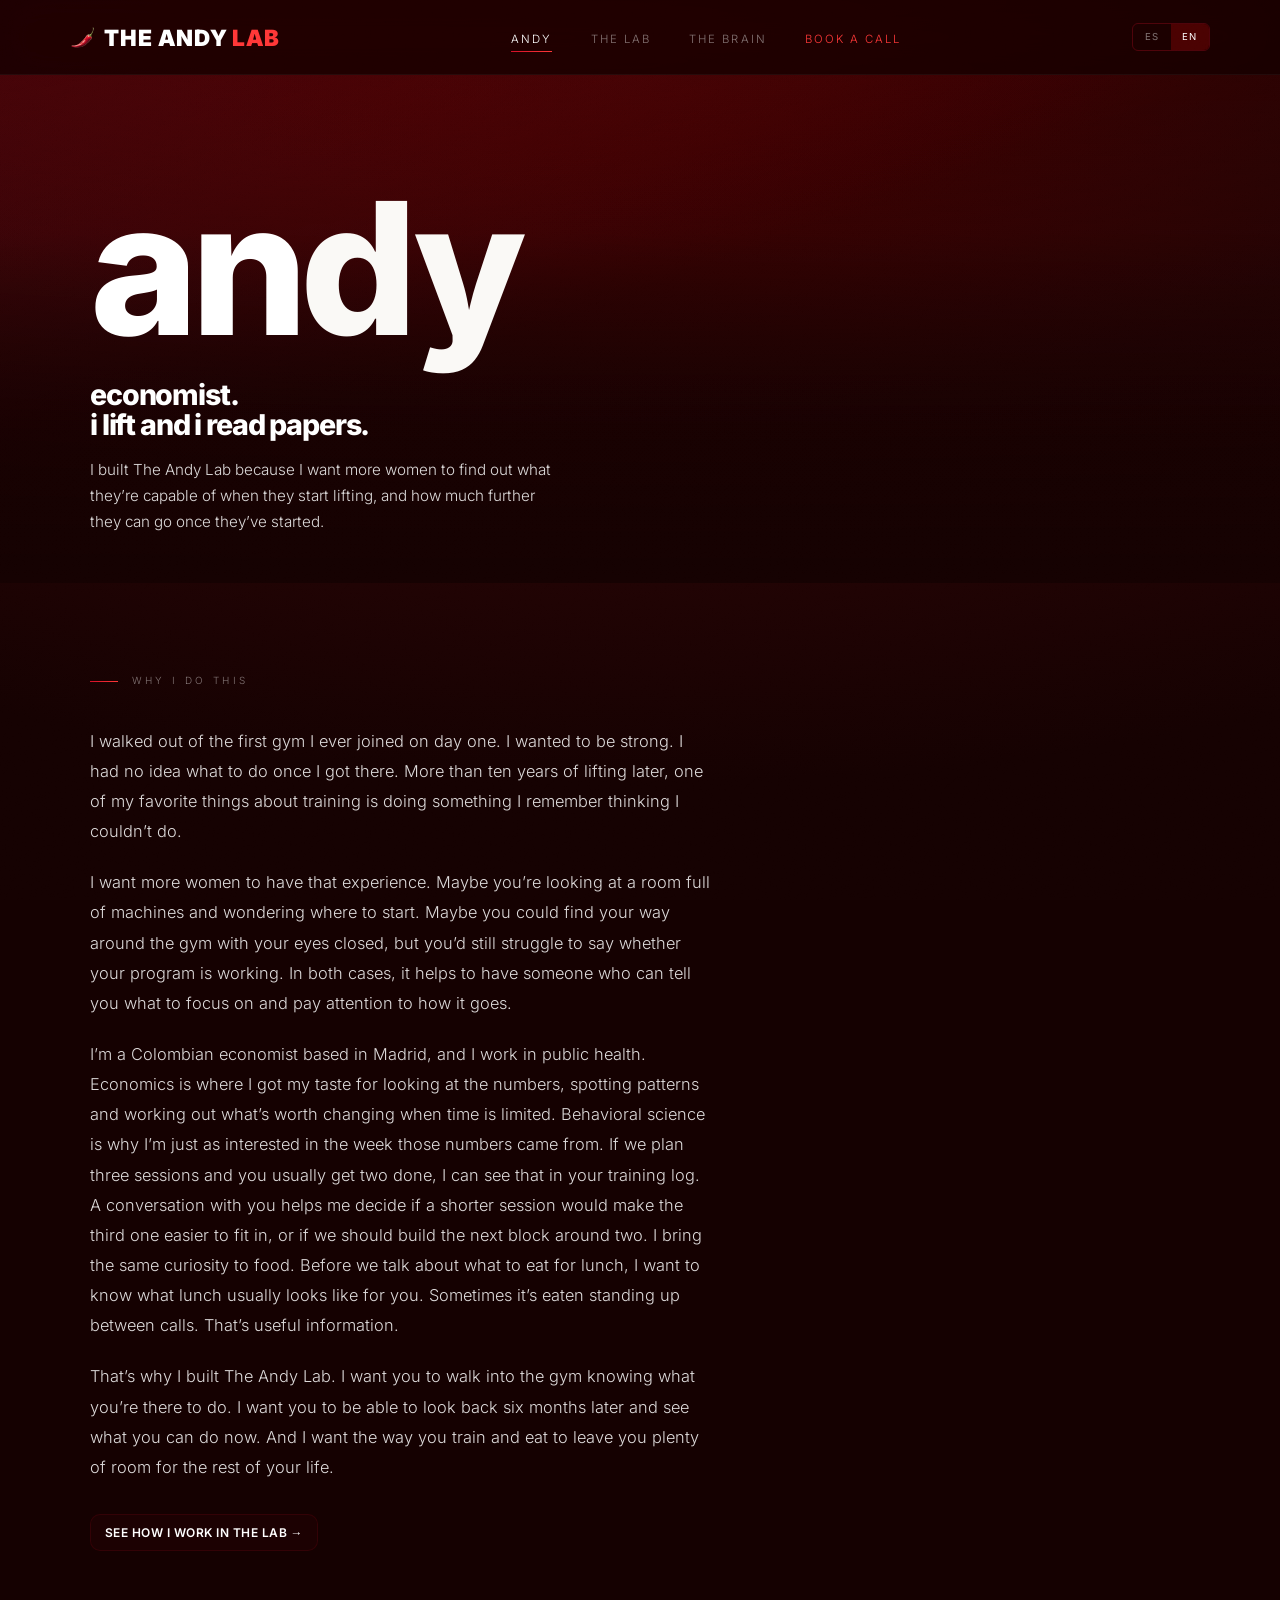
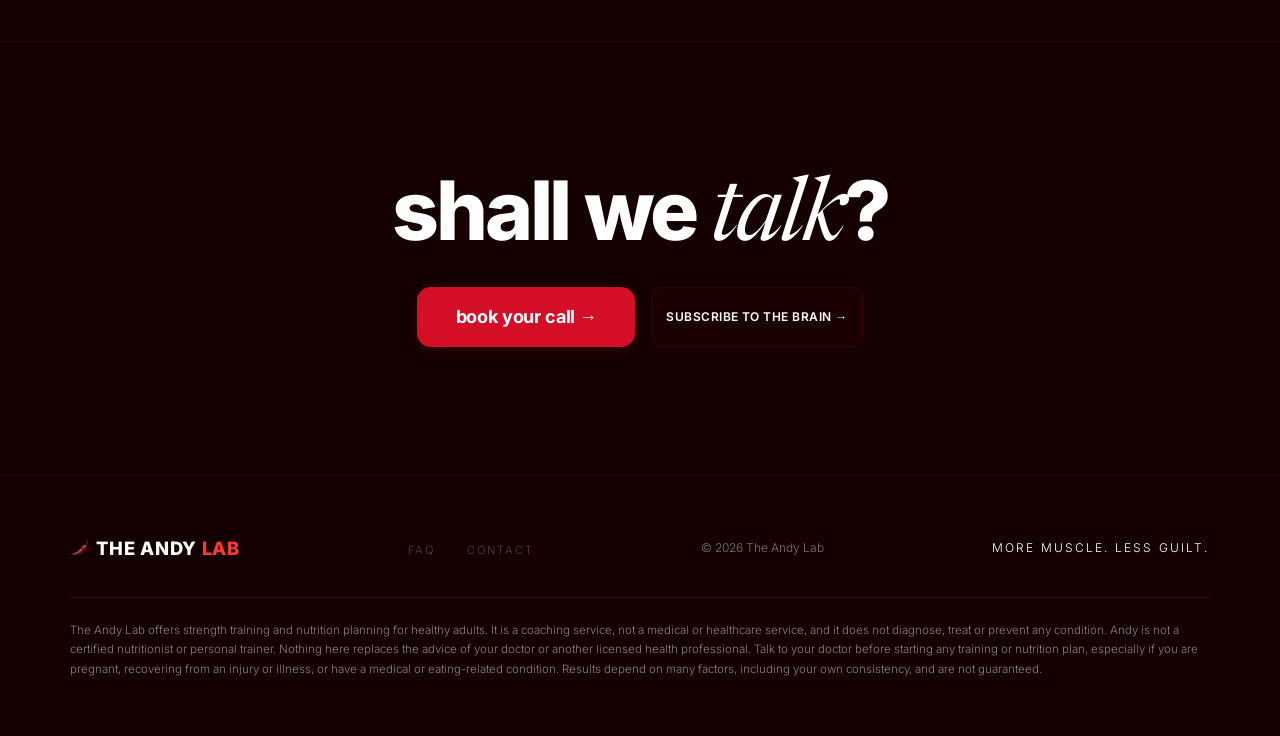
<file: andy.html>
<!DOCTYPE html>
<html lang="en">
<head>
<meta charset="UTF-8">
<meta name="viewport" content="width=device-width, initial-scale=1.0">
<title>Andy — The Andy Lab</title>
<meta name="description" content="Un club pequeño para mujeres que quieren ser más fuertes y sienten curiosidad por entender su propio cuerpo. Coaching 1:1 con Andy.">
<link rel="canonical" href="https://theandylab.com/andy.html">
<meta property="og:type" content="website">
<meta property="og:site_name" content="The Andy Lab">
<meta property="og:title" content="Andy — The Andy Lab">
<meta property="og:description" content="Un club pequeño para mujeres que quieren ser más fuertes y sienten curiosidad por entender su propio cuerpo. Coaching 1:1 con Andy.">
<meta property="og:url" content="https://theandylab.com/andy.html">
<meta property="og:image" content="https://theandylab.com/assets/img/og-logo.png">
<meta property="og:locale" content="es_ES">
<meta name="twitter:card" content="summary_large_image">
<link rel="icon" href="assets/img/pepper.png">
<link rel="preconnect" href="https://fonts.googleapis.com"><link rel="preconnect" href="https://fonts.gstatic.com" crossorigin>
<link href="https://fonts.googleapis.com/css2?family=Inter:wght@300;400;500;600;700;800;900&family=Newsreader:ital,opsz,wght@1,6..72,400&display=swap" rel="stylesheet">
<link rel="stylesheet" href="assets/site.css?v=20261026b">
<style>
/* PRINCIPLES */
.principles-grid{display:grid;grid-template-columns:1fr 1fr;gap:0;background:transparent;max-width:100%;margin:0}
.principle{display:grid;grid-template-columns:1fr 1fr;gap:0;align-items:stretch;background:rgba(41,4,5,.35);overflow:hidden;border:1px solid var(--line);border-right:none;border-bottom:none}
.principle:nth-child(even){border-right:1px solid var(--line)}
.principle:nth-last-child(-n+2){border-bottom:1px solid var(--line)}
.p-poster{position:relative;overflow:hidden;background:transparent;width:100%;display:flex;align-items:center}
.p-poster img{width:100%;height:auto;object-fit:contain;display:block;transition:transform 1.4s var(--ease);filter:contrast(1.04)}
.principle:hover .p-poster img{transform:scale(1.04)}
.p-txt{padding:clamp(1.8rem,3vw,2.4rem);display:flex;flex-direction:column;gap:.8rem;flex:1;justify-content:center}
.p-num{font-family:'Inter',sans-serif;font-size:0.68rem;line-height:1;color:var(--accent);font-weight:800;letter-spacing:-.04em;text-transform:lowercase}
.p-title{font-family:'Inter',sans-serif;font-size:clamp(0.88rem,1.04vw,1.04rem);line-height:.95;color:#fff;text-wrap:balance;margin-bottom:1rem;font-weight:800;letter-spacing:-.04em;text-transform:lowercase}
.p-text{font-size:.95rem;font-weight:300;color:rgba(255,255,255,.9);line-height:1.8;max-width:none}
.p-text strong{color:#fff;font-weight:500}

@media(min-width:821px){.op .op-pic{left:auto;right:0;width:60%}.op-pic img{object-position:50% 10%;-webkit-mask-image:linear-gradient(to right,transparent 0,#000 30%);mask-image:linear-gradient(to right,transparent 0,#000 30%)}.op-pic::after{-webkit-mask-image:linear-gradient(to right,transparent 0,#000 30%);mask-image:linear-gradient(to right,transparent 0,#000 30%)}}
@media(max-width:880px){.manif-head{display:block}.manif-pic{width:min(260px,70%);margin:0 0 1.4rem}.principles-grid{grid-template-columns:1fr}.principle{grid-template-columns:1fr;border:1px solid var(--line)!important;border-radius:12px;align-items:start}.principle .p-poster{order:-1;height:auto;min-height:0;aspect-ratio:auto}.principle .p-poster img{height:auto;display:block;object-fit:contain}.p-txt{padding:1.4rem 1.3rem 1.6rem;justify-content:flex-start}.p-title{margin-bottom:.4rem}.p-text{font-size:1rem;line-height:1.7}}
@media(max-width:768px){.principles-grid{background:transparent;padding-top:1.6rem;padding-bottom:.4rem}.principles-grid+.swipe-ctl{margin-bottom:2rem}.principles-grid.swipe>*{flex-basis:86%;align-self:stretch}}
.manif{padding:clamp(3.5rem,7vw,6rem) var(--gut) 0;border-top:1px solid var(--line)}
.manif-head{max-width:1100px;margin:0 auto clamp(2rem,4vw,3rem);display:grid;grid-template-columns:minmax(220px,320px) minmax(0,1fr);gap:clamp(1.5rem,4vw,3.5rem);align-items:end}
.manif-pic{aspect-ratio:4/5;border-radius:14px;overflow:hidden;border:1px solid var(--line)}
.manif-pic img{width:100%;height:100%;object-fit:cover;object-position:50% 10%;filter:grayscale(1) contrast(1.05)}
.m-rules{font-family:'Inter',sans-serif;font-size:clamp(1.28rem,2.88vw,2.56rem);line-height:1;color:var(--b35);margin:0 0 1rem;display:flex;flex-wrap:wrap;gap:.2em .6em;font-weight:800;letter-spacing:-.04em;text-transform:lowercase}
.m-rules span{position:relative;display:inline-block}
.m-rules span::after{content:'';position:absolute;left:-2%;top:52%;height:.09em;width:0;background:var(--accent-bright);transition:width .55s var(--ease)}
.m-rules span.x::after{width:104%}
.m-rules span.x{color:var(--b25)}
.manif-head h2{font-family:'Inter',sans-serif;font-size:clamp(2.24rem,5.2vw,4.48rem);max-width:14ch;line-height:1;color:#fff;margin:.6rem 0 1rem;font-weight:800;letter-spacing:-.04em;text-transform:lowercase}
.manif-head p{font-size:clamp(1rem,1.15vw,1.15rem);font-weight:300;color:var(--b85);line-height:1.8;max-width:52ch;margin:0}
.manif-head .tag{font-family:'Inter',sans-serif;font-size:0.88rem;color:var(--accent-bright);display:block;margin-top:1rem;font-weight:800;letter-spacing:-.04em;text-transform:lowercase}
.manif .principles-grid{max-width:1100px;margin:0 auto;grid-template-columns:1fr;gap:1rem;background:transparent}
.manif .principle{border:1px solid var(--line)!important;border-radius:12px}
.manif .principle:nth-child(even) .p-poster{order:-1}
.p-text{font-size:1rem}

.rv{opacity:0;transform:translateY(22px);transition:opacity .9s var(--ease),transform .9s var(--ease)}.rv.in{opacity:1;transform:none}
/* opener */
.op{position:relative;display:flex;align-items:flex-end;padding:clamp(7.5rem,14vw,11rem) var(--gut) clamp(2rem,4vw,3rem);overflow:hidden}
.op-pic{position:absolute;inset:0;z-index:0}
.op-pic img{width:100%;height:100%;object-fit:cover;object-position:50% 12%;filter:grayscale(1) contrast(1.05) brightness(.8)}
.op::after{content:'';position:absolute;inset:0;z-index:0;background:linear-gradient(to top,rgba(21,1,1,1) 0%,rgba(21,1,1,.85) 25%,rgba(21,1,1,.25) 60%,rgba(21,1,1,.4) 100%),linear-gradient(160deg,rgba(212,14,38,.3),transparent 50%)}
.op-in{position:relative;z-index:1;max-width:1100px;margin:0 auto;width:100%}
.op h1{font-family:'Inter',sans-serif;font-size:clamp(4.8rem,14.4vw,12rem);line-height:1;color:#fff;margin:0 0 1.2rem;display:block;font-weight:800;letter-spacing:-.04em;text-transform:lowercase}
.op h1 span{display:inline-block}
.op h1 span{color:var(--accent-bright)}
.op-line{margin-top:.6rem;position:relative;z-index:2;font-family:'Inter',sans-serif;font-size:clamp(1.2rem,2.24vw,2rem);color:#fff;line-height:1.05;max-width:30ch;font-weight:800;letter-spacing:-.04em;text-transform:lowercase}
.op-sub{position:relative;z-index:2;margin:1.1rem 0 0;max-width:52ch;font-size:clamp(.95rem,1.15vw,1.08rem);font-weight:300;color:var(--b85);line-height:1.7}
/* story */
.st{padding:clamp(3.5rem,7vw,6rem) var(--gut)}
.st-in{max-width:1100px;margin:0 auto;display:grid;grid-template-columns:repeat(12,minmax(0,1fr));gap:clamp(1.2rem,3vw,3rem);align-items:start}
.st-txt{grid-column:1/9}
.st-pic{grid-column:8/13;position:sticky;top:6rem}
.st-pic img{width:100%;height:auto;border-radius:14px;border:1px solid rgba(255,255,255,.06);filter:grayscale(1) contrast(1.05)}
.st-lead{font-size:clamp(1.25rem,1.7vw,1.7rem);font-weight:400;color:#fff;line-height:1.5;margin:0 0 1.8rem;text-wrap:pretty}
.st-txt p{font-size:clamp(1.02rem,1.15vw,1.15rem);font-weight:300;color:var(--b85);line-height:1.85;margin:0 0 1.3rem;max-width:62ch}
.st-txt p strong{color:#fff;font-weight:500}
.st-pull{font-family:'Inter',sans-serif;font-size:clamp(1.76rem,3.6vw,3.2rem);line-height:1;color:#fff;margin:2.2rem 0;padding-left:1rem;border-left:3px solid var(--accent-bright);max-width:16ch;font-weight:800;letter-spacing:-.04em;text-transform:lowercase}
.st-mid{display:none}
/* statement */
.stmt{padding:clamp(4rem,8vw,7rem) var(--gut);text-align:center;border-top:1px solid var(--line)}
.stmt h2{position:relative;font-family:'Inter',sans-serif;font-size:clamp(1.92rem,4.4vw,4.16rem);line-height:1;color:#fff;max-width:22ch;margin:0 auto;font-weight:800;letter-spacing:-.04em;text-transform:lowercase}
.stmt h2 span{color:var(--accent-bright)}
.stmt p{position:relative;font-size:clamp(1rem,1.2vw,1.15rem);font-weight:300;color:var(--b85);max-width:50ch;margin:1.6rem auto 0;line-height:1.75}
.stmt p a{color:var(--accent-bright)}
.tl{padding:0 var(--gut) clamp(3.5rem,7vw,6rem)}
.tl-in{max-width:1100px;margin:0 auto;border-top:1px solid rgba(255,255,255,.1)}
.tl-row{border-bottom:1px solid rgba(255,255,255,.1);padding:1.3rem 0}
.tl-row p{font-family:'Inter',sans-serif;font-size:clamp(1.2rem,2.4vw,2.08rem);line-height:1.05;color:var(--b70);margin:0;font-weight:800;letter-spacing:-.04em;text-transform:lowercase}
.tl-row b{font-weight:400;color:#fff;display:block}
.today{padding-top:0}
.today .etiq{margin-bottom:1.2rem}
.today .st-txt{grid-column:1/9}
/* cta */
.cta-f{position:relative;padding:clamp(5rem,10vw,8rem) var(--gut);text-align:center;border-top:1px solid var(--borde);overflow:hidden}
.cta-f h2{font-family:'Inter',sans-serif;font-size:clamp(2.4rem,6.4vw,5.6rem);line-height:1;color:#fff;margin-bottom:1.5rem;font-weight:800;letter-spacing:-.04em;text-transform:lowercase}
@media(max-width:880px){
    .st-in{display:block}.st-pic{position:static;margin:0 0 1.8rem}.st-pic img{aspect-ratio:4/5;object-fit:cover;object-position:50% 25%}
  .st-mid{display:block;margin:1.6rem 0 2rem}.st-mid img{width:100%;height:auto;aspect-ratio:16/11;object-fit:cover;object-position:50% 30%;border-radius:14px;filter:grayscale(1) contrast(1.05)}
}
@media(max-width:560px){
  .op h1{font-size:clamp(5.5rem,34vw,8rem)}
  .op-line{font-size:1.3rem}
  .cta-f .btn-p,.cta-f .btn-f{width:100%;text-align:center;justify-content:center}
}
@media(prefers-reduced-motion:reduce){.rv{opacity:1;transform:none;transition:none}}


</style>
</head>
<body>

<nav>
  <a href="index.html" class="nav-logo"><img src="assets/img/pepper.png" class="logo-pepper" alt=""><span>The Andy <span style="color:#FF3737">Lab</span></span></a>
  <ul class="nav-links">
    <li><a href="andy.html" class="active">Andy</a></li>
    <li><a href="lab.html">THE Lab</a></li>
    <li><a href="newsletter.html">THE Brain</a></li>
    <li class="nav-cta-m"><a href="https://calendly.com/hello-theandylab/30min" target="_blank" rel="noopener"><span data-lang="es">Agendar llamada</span><span data-lang="en">Book a call</span></a></li>
  </ul>
  <div class="nav-right">
    <div class="lang-switch" role="group" aria-label="Language">
      <button type="button" data-setlang="es">ES</button>
      <button type="button" data-setlang="en">EN</button>
    </div>
    <button class="nav-toggle" type="button" aria-label="Menú" aria-expanded="false"><span></span><span></span><span></span></button>
  </div>
</nav>

<!-- OPENER -->
<section class="op">
    <div class="op-in">
    <h1>AN<span style="color:#FAF9F6">DY</span></h1>
    <p class="op-line" data-lang="es">economista.<br>levanto pesas y leo estudios.</p>
    <p class="op-line" data-lang="en">economist.<br>i lift and i read papers.</p>
    <p class="op-sub" data-lang="es">Creé The Andy Lab porque quiero que más mujeres descubran de lo que son capaces cuando empiezan a levantar pesas, y todo lo que todavía pueden hacer cuando ya llevan un tiempo entrenando.</p>
    <p class="op-sub" data-lang="en">I built The Andy Lab because I want more women to find out what they’re capable of when they start lifting, and how much further they can go once they’ve started.</p>
  </div>
</section>

<!-- WHY -->
<section class="st"><div class="st-in">
  <div class="st-txt rv">
    <span class="etiq"><span data-lang="es">Por qué hago esto</span><span data-lang="en">Why I do this</span></span>
    <div data-lang="es">
    <p class="st-lead">Me fui del primer gimnasio al que me apunté el mismo día. Quería ser fuerte, pero una vez allí no tenía ni idea de qué hacer. Llevo más de diez años levantando pesas y todavía disfruto especialmente de ese momento en que consigo hacer algo que antes pensaba que no era capaz de hacer.</p>
    <p>Me gustaría que más mujeres sintieran eso. Puede que estés mirando una sala llena de máquinas sin saber por cuál empezar. O puede que te conozcas el gimnasio de memoria y, aun así, te cueste decir si tu rutina te está ayudando a ganar fuerza. En cualquiera de los dos casos, viene bien tener a alguien que te ayude a decidir en qué centrarte y que se fije en cómo te va.</p>
    <p>Soy economista, colombiana, vivo en Madrid y trabajo en salud pública. De la economía me viene el gusto por mirar los datos, encontrar patrones y ver qué vale la pena cambiar cuando el tiempo es el que es. La ciencia del comportamiento me lleva a preguntar cómo fue la semana detrás de esos números. Si hemos planteado tres entrenos y casi siempre haces dos, eso lo veo en el registro. Hablando contigo puedo entender si te vendría bien acortar una sesión para que quepa la tercera o si, por ahora, tiene más sentido preparar el siguiente bloque para dos días. Con la comida hago algo parecido. Antes de hablar de qué almorzar, quiero saber cómo almuerzas normalmente. Si suele ser de pie entre dos llamadas, por ahí podemos empezar.</p>
    <p>Por eso creé The Andy Lab. Quiero que entres al gimnasio sabiendo qué te toca. Que dentro de seis meses mires atrás y te des cuenta de todo lo que puedes hacer ahora. Y que, entre entrenar y comer bien, te siga quedando tiempo para vivir.</p>
    <div style="margin-top:2rem"><a href="lab.html" class="btn-f">Así trabajo en The Lab →</a></div>
    </div>
    <div data-lang="en">
    <p class="st-lead">I walked out of the first gym I ever joined on day one. I wanted to be strong. I had no idea what to do once I got there. More than ten years of lifting later, one of my favorite things about training is doing something I remember thinking I couldn’t do.</p>
    <p>I want more women to have that experience. Maybe you’re looking at a room full of machines and wondering where to start. Maybe you could find your way around the gym with your eyes closed, but you’d still struggle to say whether your program is working. In both cases, it helps to have someone who can tell you what to focus on and pay attention to how it goes.</p>
    <p>I’m a Colombian economist based in Madrid, and I work in public health. Economics is where I got my taste for looking at the numbers, spotting patterns and working out what’s worth changing when time is limited. Behavioral science is why I’m just as interested in the week those numbers came from. If we plan three sessions and you usually get two done, I can see that in your training log. A conversation with you helps me decide if a shorter session would make the third one easier to fit in, or if we should build the next block around two. I bring the same curiosity to food. Before we talk about what to eat for lunch, I want to know what lunch usually looks like for you. Sometimes it’s eaten standing up between calls. That’s useful information.</p>
    <p>That’s why I built The Andy Lab. I want you to walk into the gym knowing what you’re there to do. I want you to be able to look back six months later and see what you can do now. And I want the way you train and eat to leave you plenty of room for the rest of your life.</p>
    <div style="margin-top:2rem"><a href="lab.html" class="btn-f">See how I work in The Lab →</a></div>
    </div>
  </div>
</div></section>

<!-- CTA -->
<section class="cta-f">
  <h2 data-lang="es">¿<span class="sf">hablamos</span>?</h2>
  <h2 data-lang="en">shall we <span class="sf">talk</span>?</h2>
  <div style="display:flex;gap:1rem;justify-content:center;flex-wrap:wrap;margin-top:.5rem">
    <a href="https://calendly.com/hello-theandylab/30min" target="_blank" rel="noopener" class="btn-p"><span data-lang="es">AGENDA TU LLAMADA →</span><span data-lang="en">BOOK YOUR CALL →</span></a>
    <a href="newsletter.html" class="btn-f"><span data-lang="es">Suscríbete a The Brain →</span><span data-lang="en">Subscribe to The Brain →</span></a>
  </div>
</section>

<footer class="site-footer">
  <a href="index.html" class="flogo"><img src="assets/img/pepper.png" class="flogo-pepper" alt=""><span style="color:#fff">The Andy <span style="color:#FF3737">Lab</span></span></a>
  <ul class="flinks">
    <li><a href="faq.html"><span data-lang="es">Preguntas frecuentes</span><span data-lang="en">FAQ</span></a></li>
    <li><a href="mailto:hello.theandylab@gmail.com"><span data-lang="es">Contacto</span><span data-lang="en">Contact</span></a></li>
  </ul>
  <span class="fcopy">© 2026 The Andy Lab</span>
  <span class="ftagline" data-lang="es">Más músculo. Menos culpa.</span>
  <span class="ftagline" data-lang="en">More muscle. Less guilt.</span>
  <p class="fdisc" data-lang="es" style="flex:0 0 100%;max-width:none;width:100%;margin:.6rem 0 0;padding-top:1.4rem;border-top:1px solid rgba(255,255,255,.08);font-size:.72rem;line-height:1.7;font-weight:300;color:rgba(255,255,255,.5);letter-spacing:0;text-transform:none">The Andy Lab ofrece entrenamiento de fuerza y planificación nutricional para adultos sanos. Es un servicio de coaching, no un servicio médico ni sanitario, y no diagnostica, trata ni previene ninguna enfermedad. Andy no es nutricionista ni entrenadora personal certificada. Nada de lo que aparece aquí sustituye el consejo de tu médico u otro profesional sanitario colegiado. Consulta con tu médico antes de empezar cualquier plan de entrenamiento o nutrición, sobre todo si estás embarazada, te recuperas de una lesión o enfermedad, o tienes una condición médica o relacionada con la alimentación. Los resultados dependen de muchos factores, entre ellos tu constancia, y no están garantizados.</p>
  <p class="fdisc" data-lang="en" style="flex:0 0 100%;max-width:none;width:100%;margin:.6rem 0 0;padding-top:1.4rem;border-top:1px solid rgba(255,255,255,.08);font-size:.72rem;line-height:1.7;font-weight:300;color:rgba(255,255,255,.5);letter-spacing:0;text-transform:none">The Andy Lab offers strength training and nutrition planning for healthy adults. It is a coaching service, not a medical or healthcare service, and it does not diagnose, treat or prevent any condition. Andy is not a certified nutritionist or personal trainer. Nothing here replaces the advice of your doctor or another licensed health professional. Talk to your doctor before starting any training or nutrition plan, especially if you are pregnant, recovering from an injury or illness, or have a medical or eating-related condition. Results depend on many factors, including your own consistency, and are not guaranteed.</p>
</footer>

<script>(function(){var els=document.querySelectorAll('.rv');if(window.matchMedia('(prefers-reduced-motion:reduce)').matches||!('IntersectionObserver' in window)){[].forEach.call(els,function(e){e.classList.add('in')});return}var io=new IntersectionObserver(function(en){en.forEach(function(x){if(x.isIntersecting){x.target.classList.add('in');io.unobserve(x.target)}})},{threshold:.08});[].forEach.call(els,function(e){io.observe(e)})})();</script>
<script src="assets/site.js?v=20261025b"></script>
</body>
</html>
</file>
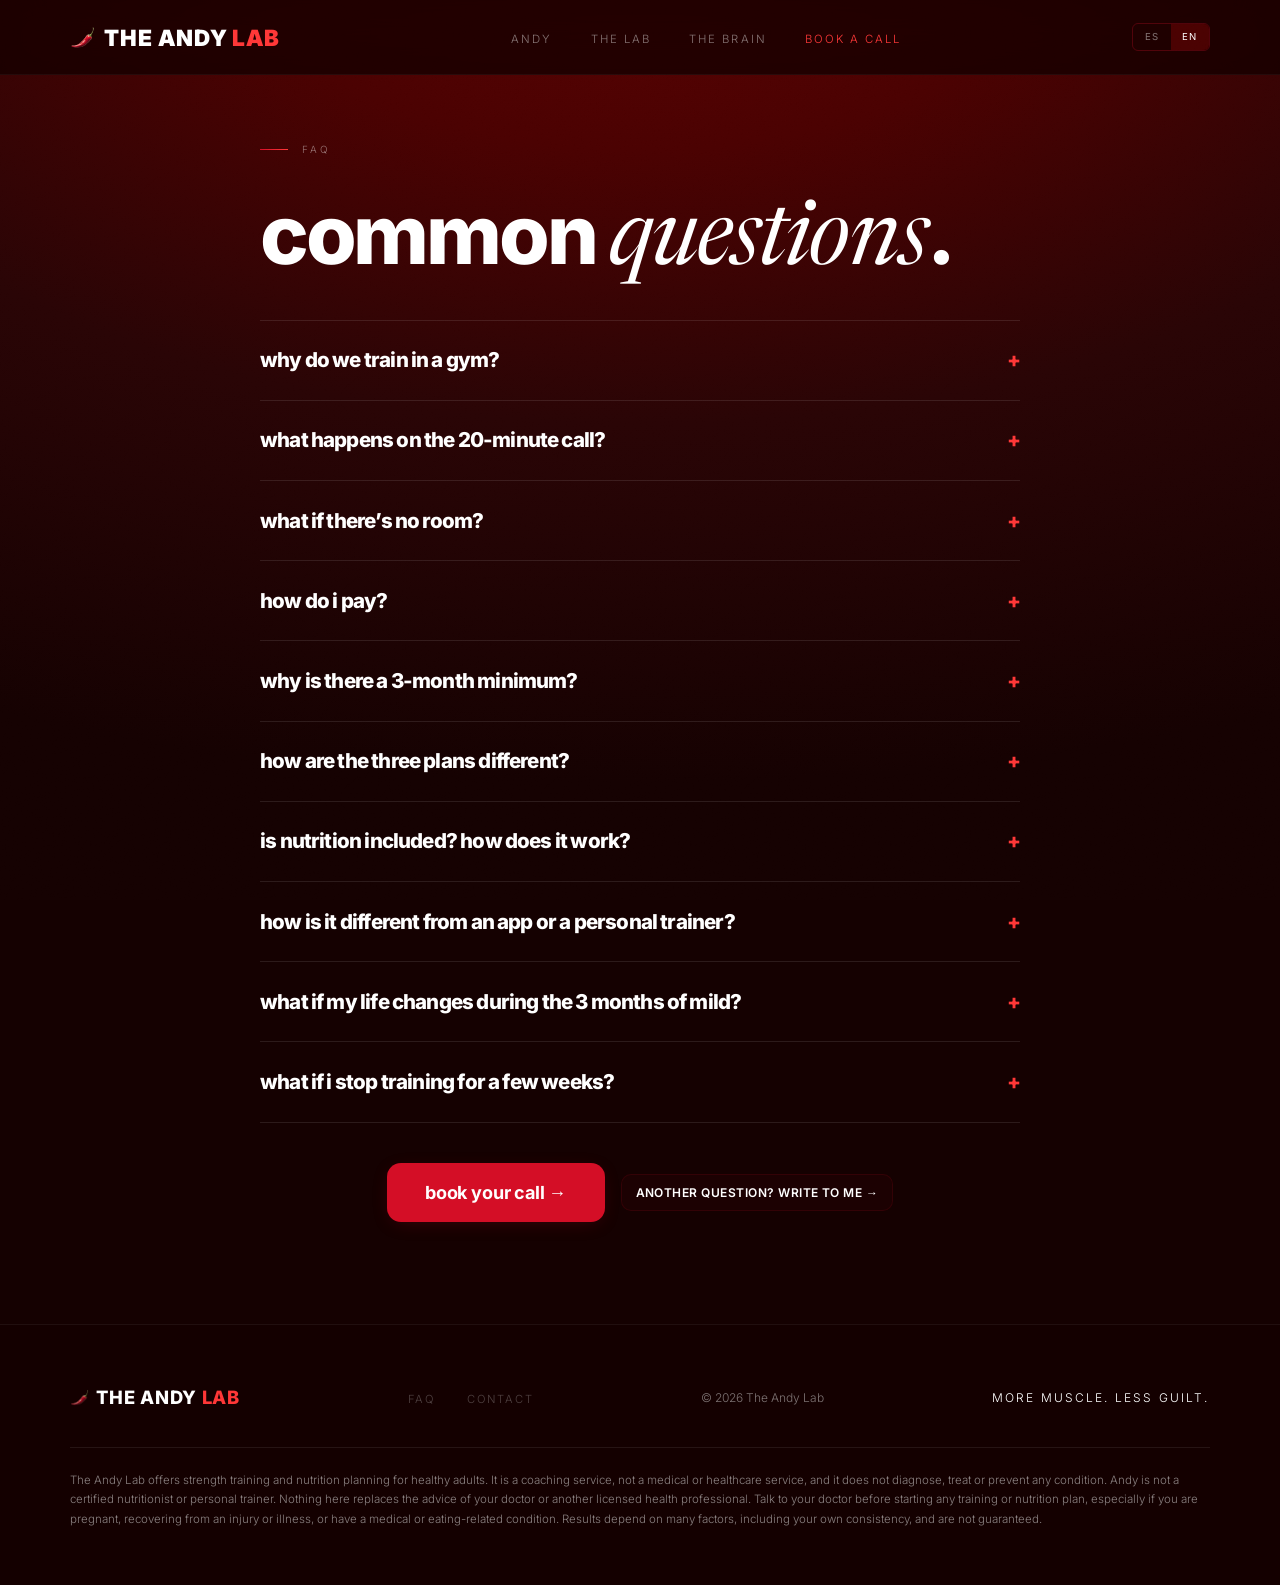
<file: faq.html>
<!DOCTYPE html>
<html lang="en">
<head>
<meta charset="UTF-8">
<meta name="viewport" content="width=device-width, initial-scale=1.0">
<title>Preguntas frecuentes — The Andy Lab</title>
<meta name="description" id="md" data-es="Respuestas a las dudas más comunes antes de empezar en The Andy Lab." data-en="Answers to the most common questions before starting at The Andy Lab." content="Respuestas a las dudas más comunes antes de empezar en The Andy Lab.">
<link rel="canonical" href="https://theandylab.com/faq.html">
<meta property="og:site_name" content="The Andy Lab">
<meta property="og:title" content="Preguntas frecuentes — The Andy Lab">
<meta property="og:url" content="https://theandylab.com/faq.html">
<meta property="og:image" content="https://theandylab.com/assets/img/og-logo.png">
<link rel="icon" href="assets/img/pepper.png">
<link rel="preconnect" href="https://fonts.googleapis.com"><link rel="preconnect" href="https://fonts.gstatic.com" crossorigin>
<link href="https://fonts.googleapis.com/css2?family=Inter:wght@300;400;500;600;700;800;900&family=Newsreader:ital,opsz,wght@1,6..72,400&display=swap" rel="stylesheet">
<link rel="stylesheet" href="assets/site.css?v=20261026b">
<style>
/* ---------- hero ---------- */
.hero{position:relative;min-height:100vh;display:flex;align-items:center;justify-content:center;padding:clamp(8rem,12vw,12rem) var(--gut) clamp(4rem,8vw,7rem);overflow:hidden;gap:clamp(2rem,5vw,5rem)}
.hero::before{content:'';position:absolute;inset:0;background:radial-gradient(ellipse 70% 70% at 50% 44%,rgba(212,14,38,.08) 0%,transparent 62%);pointer-events:none}
.hero-content{position:relative;flex:1;display:flex;flex-direction:column;align-items:flex-start;z-index:2;min-width:0}
.hero-tag{font-size:.72rem;letter-spacing:.3em;text-transform:uppercase;color:var(--b50);margin-bottom:2rem}
.hero h1{font-family:'Inter',sans-serif;font-size:clamp(3.04rem,6.4vw,7.6rem);line-height:1;color:#fff;margin-bottom:2rem;font-weight:800;letter-spacing:-.04em;text-transform:lowercase}
.hero-hook{font-family:'Inter',sans-serif;font-size:clamp(1.36rem,2.24vw,1.92rem);line-height:1;color:var(--accent-bright);margin:0 0 1.2rem;font-weight:800;letter-spacing:-.04em;text-transform:lowercase}
.hero-sub{font-size:clamp(1rem,1.2vw,1.16rem);font-weight:300;color:var(--b85);max-width:52ch;margin:0 0 2.5rem;line-height:1.88;text-align:left}
.hero-ctas{display:flex;gap:1.5rem;align-items:center;flex-wrap:wrap}
.hero-text-link{font-size:.75rem;letter-spacing:.18em;text-transform:uppercase;color:var(--b50);text-decoration:none;transition:color .25s;white-space:nowrap}
.hero-text-link:hover{color:#fff}
.hero-fine{font-size:.9rem;color:var(--b70);margin-top:1rem}
.hero-cap{font-size:.75rem;letter-spacing:.15em;text-transform:uppercase;color:var(--accent-bright);margin-top:1.2rem}
.scroll-hint{position:absolute;bottom:clamp(2rem,4vw,3.5rem);right:var(--gut);display:flex;align-items:center;gap:.85rem;font-size:.6rem;letter-spacing:.26em;text-transform:uppercase;color:var(--b25);z-index:2}
.scroll-hint::before{content:'';display:block;width:42px;height:1px;background:var(--accent)}
.hero-photo-col{position:relative;flex:1;display:flex;align-items:flex-start;justify-content:center;min-width:0;z-index:1;margin-top:3.1rem}
.hero-photo-wrap{position:relative;width:min(500px,100%)}
.hero-photo{width:100%;height:auto;-webkit-mask-image:radial-gradient(ellipse 96% 96% at 50% 46%,#000 72%,transparent 97%);mask-image:radial-gradient(ellipse 96% 96% at 50% 46%,#000 72%,transparent 97%)}

/* ---------- sections ---------- */
.lv{padding:clamp(3.5rem,7vw,6rem) var(--gut);border-top:1px solid var(--line)}
.lv-in{max-width:1100px;margin:0 auto}
.lv h2{font-family:'Inter',sans-serif;color:#fff;line-height:1;font-weight:800;letter-spacing:-.04em;text-transform:lowercase}
.lv-h2{font-size:clamp(2.2rem,5vw,4rem);margin:.6rem 0 clamp(1.5rem,3vw,2.5rem)}
.lv-p{font-size:clamp(1rem,1.15vw,1.15rem);font-weight:300;color:var(--b70);line-height:1.8;max-width:62ch;margin:0 0 1rem}
.lv-p strong{color:#fff;font-weight:500}
.lv-cta{display:flex;flex-wrap:wrap;gap:1rem;align-items:center;margin-top:1.6rem}

/* ---------- tiers ---------- */
.tier-strip{display:grid;grid-template-columns:repeat(3,1fr);gap:.6rem;margin:0 0 1.6rem}
.tier-strip a{text-decoration:none;display:flex;flex-direction:column;gap:.2rem;padding:.9rem .8rem;border:1px solid rgba(255,255,255,.08);border-radius:12px;background:rgba(41,4,5,.35);color:#fff;min-height:44px;transition:border-color .3s}
.tier-strip a.feat{border-color:rgba(255,56,56,.5)}
.tier-strip a:hover{border-color:rgba(255,56,56,.6);color:#fff}
.tier-strip b{font-family:'Inter',sans-serif;font-size:1.25rem;line-height:1;font-weight:800;letter-spacing:-.02em}
.tier-strip span{font-size:.8rem;color:var(--b70);line-height:1.3}
.tier-strip span em{font-style:normal;color:var(--accent-bright);font-weight:500}
.lv-grid{display:grid;grid-template-columns:repeat(3,minmax(0,1fr));gap:clamp(1rem,2vw,1.5rem);align-items:stretch}
.lv-tier{position:relative;background:linear-gradient(160deg,rgba(74,1,1,.28),rgba(41,4,5,.5));border:1px solid rgba(212,14,38,.14);border-radius:16px;padding:clamp(1.6rem,2.8vw,2.4rem);display:flex;flex-direction:column;gap:1rem;scroll-margin-top:5.5rem}
.lv-tier.feat{border-color:rgba(255,56,56,.55);box-shadow:0 24px 48px -20px rgba(212,14,38,.35)}
.lv-badge{position:absolute;top:-.7rem;left:1.4rem;background:#D40E26;color:#fff;font-size:.72rem;letter-spacing:.18em;text-transform:uppercase;padding:.3rem .7rem;border-radius:99px;white-space:nowrap}
.lv-tier h3{font-family:'Inter',sans-serif;font-size:clamp(1.6rem,2.4vw,2.08rem);line-height:1;color:#fff;font-weight:800;letter-spacing:-.04em;text-transform:lowercase}
.lv-for{font-size:.78rem;letter-spacing:.12em;text-transform:uppercase;color:var(--accent-bright);margin:-.3rem 0 0;line-height:1.4;font-weight:500}
.lv-price{font-family:'Inter',sans-serif;font-size:clamp(2.24rem,3.6vw,3.04rem);line-height:1;color:var(--accent-bright);font-weight:800;letter-spacing:-.04em;text-transform:lowercase}
.lv-price small{font-family:'Inter',sans-serif;font-size:.9rem;font-weight:300;color:#fff;letter-spacing:0;margin-left:.3rem}
.lv-sub{font-size:.9rem;color:#fff;margin:-.4rem 0 0;line-height:1.5}
.lv-h{font-size:1.1rem;font-weight:500;color:#fff;line-height:1.4}
.lv-tier>p{font-size:1rem;font-weight:300;color:rgba(255,255,255,.88);line-height:1.7;margin:0}
.lv-list{list-style:none;margin:0;padding:0;display:flex;flex-direction:column}
.lv-list li{display:flex;gap:.6rem;padding:.6rem 0;border-bottom:1px solid var(--b08);font-size:1rem;font-weight:300;color:var(--b85);line-height:1.5}
.lv-list li::before{content:"\2192";color:var(--accent-bright);flex-shrink:0}
.lv-alt{font-size:.9rem;color:var(--b70);line-height:1.6;margin:0}
.lv-tier .btn-p{justify-content:center;margin-top:auto;text-align:center}
.lv-fine{text-align:center;margin:-.2rem 0 0;font-size:.85rem}
.lv-peps{display:inline-flex;gap:.12em;margin-left:.3em;vertical-align:middle}
.lv-peps img{height:.8em;width:auto;display:block}
.tier-more{margin-top:.2rem}
.tier-more summary{cursor:pointer;list-style:none;display:flex;align-items:center;justify-content:center;gap:.6rem;min-height:44px;padding:.5rem 1rem;border:1px solid rgba(255,56,56,.45);border-radius:99px;font-size:.8rem;letter-spacing:.14em;text-transform:uppercase;color:#fff;transition:background .25s}
.tier-more summary::-webkit-details-marker{display:none}
.tier-more summary::after{content:"+";color:#FF3838;font-size:1rem}
.tier-more[open] summary::after{content:"\2212"}
.tier-more summary:hover{background:rgba(212,14,38,.15)}
.tier-more .lv-list{margin-top:.8rem}
.tier-more .lv-alt{margin-top:.9rem}

/* ---------- talk + video ---------- */
.lt2{display:grid;grid-template-columns:minmax(0,1.15fr) minmax(0,.85fr);gap:clamp(2rem,5vw,4.5rem);align-items:center}
.lt2-vid{display:flex;justify-content:center}
.lt2-frame{width:100%;max-width:280px;aspect-ratio:9/16;border-radius:22px;overflow:hidden;border:2px solid rgba(255,255,255,.1);box-shadow:0 30px 60px -20px rgba(0,0,0,.9);background:#150101}
.lt2-frame video{width:100%;height:100%;object-fit:cover;display:block}
.lt2-note{font-size:.9rem;color:var(--b70);margin-top:1.4rem}

/* ---------- testimonials ---------- */
.tq-grid{display:grid;grid-template-columns:repeat(2,minmax(0,1fr));gap:clamp(1rem,2vw,1.5rem)}
.tq{background:rgba(255,255,255,.03);border:1px solid rgba(255,255,255,.07);border-radius:14px;padding:clamp(1.4rem,2.5vw,2rem);display:flex;flex-direction:column;gap:1rem}
.tq.feat{background:rgba(212,14,38,.06);border-color:rgba(212,14,38,.2)}
.tq-q{font-family:'Inter',sans-serif;font-size:clamp(1.12rem,1.6vw,1.36rem);color:#fff;line-height:1.05;font-weight:800;letter-spacing:-.04em;text-transform:lowercase}
.tq-b{font-size:1rem;font-weight:300;color:var(--b85);line-height:1.7;margin:0}
.tq-n{font-size:.85rem;font-weight:500;color:var(--accent-bright);margin-top:auto}

/* ---------- faq ---------- */
.lv-faq details{border-top:1px solid rgba(255,255,255,.1);padding:1.1rem 0}
.lv-faq details:last-child{border-bottom:1px solid rgba(255,255,255,.1)}
.lv-faq summary{cursor:pointer;font-family:'Inter',sans-serif;font-size:clamp(1.04rem,1.6vw,1.36rem);color:#fff;list-style:none;display:flex;justify-content:space-between;gap:1rem;min-height:44px;align-items:center;font-weight:800;letter-spacing:-.04em;text-transform:lowercase}
.lv-faq summary::-webkit-details-marker{display:none}
.lv-faq summary::after{content:"+";color:var(--accent-bright);flex-shrink:0}
.lv-faq details[open] summary::after{content:"\2212"}
.lv-faq details p{font-size:1rem;font-weight:300;color:var(--b70);line-height:1.8;margin:.8rem 0 0;max-width:68ch}
.faq2{display:grid;grid-template-columns:minmax(0,1.25fr) minmax(0,.75fr);gap:clamp(2rem,5vw,4.5rem);align-items:start}
.faq2-img{width:100%;height:auto;aspect-ratio:4/5;object-fit:cover;object-position:center 20%;border-radius:14px;display:block;position:sticky;top:6rem}

/* ---------- more ---------- */
.lv-split{display:grid;grid-template-columns:repeat(3,1fr);gap:clamp(1rem,2vw,1.5rem)}
.lv-split a{position:relative;min-height:340px;display:flex;flex-direction:column;justify-content:flex-end;overflow:hidden;text-decoration:none;border:1px solid rgba(255,255,255,.07);border-radius:14px;padding:clamp(1.4rem,2.5vw,2rem);background:linear-gradient(to top,rgba(21,1,1,.94) 22%,rgba(21,1,1,.45) 62%,rgba(21,1,1,.15)),var(--bg) var(--pos)/cover;transition:border-color .3s,transform .3s}
.lv-split a:hover{border-color:rgba(255,56,56,.6);transform:translateY(-3px)}
.lv-split h3{font-family:'Inter',sans-serif;font-size:clamp(1.44rem,2.08vw,1.84rem);color:#fff;margin-bottom:.5rem;font-weight:800;letter-spacing:-.04em;text-transform:lowercase}
.lv-split p{font-size:1rem;font-weight:300;color:rgba(255,255,255,.88);line-height:1.7;margin:0}

/* ---------- responsive ---------- */
@media(max-width:960px){
  .hero{flex-direction:column;gap:2.5rem;padding-top:8.5rem;min-height:auto;align-items:center}
  .hero-content{flex:none;width:100%}
  .hero-photo-col{margin-top:1rem}
  .scroll-hint{display:none}
}
@media(max-width:900px){.tq-grid{grid-template-columns:1fr}}
@media(max-width:768px){.tq-grid{display:flex}}
@media(max-width:820px){
  .faq2{grid-template-columns:1fr;gap:1.6rem}.faq2-img{order:-1;aspect-ratio:16/10;object-position:center 22%;position:static}
  .lt2{grid-template-columns:1fr;gap:2.2rem}.lt2-frame{max-width:230px}
}
@media(max-width:768px){
  .hero{padding:5.6rem var(--gut) 2.2rem;gap:1.6rem}
  .hero-content{display:contents}
  .hero-tag{order:1;margin-bottom:.9rem}
  .hero-quote{order:1;font-size:1.35rem}
  .hero h1{order:2;margin-bottom:1rem}
  .hero-hook{order:3}
  .hero-ctas{order:4;width:100%}
  .hero-fine{order:5;margin-top:.2rem}
  .hero-cap{order:6;margin-top:.4rem}
  .hero-sub{order:7;font-size:1rem;line-height:1.75;margin:1.2rem 0 0}
  .hero-photo-col{order:8;margin:.6rem 0 0;width:100%}
  .hero-photo-wrap{width:100%;display:flex;justify-content:center}
  .hero-photo{height:auto;max-height:60vh;width:auto;max-width:100%;margin:0 auto;display:block;object-fit:contain}
  .hero-ctas{flex-direction:column;align-items:stretch;gap:.6rem}
  .hero-ctas .btn-p,.hero-ctas .hero-text-link{text-align:center;justify-content:center}
  .lv-split{grid-template-columns:1fr}.lv-split a{min-height:240px}
}
@media(max-width:560px){
  .hero{padding-top:6.4rem}
  .hero h1{font-size:clamp(2.7rem,12vw,4rem);line-height:.9}
  .lv-cta .btn-p,.lv-cta .btn-f,.lv-tier .btn-p{width:100%;justify-content:center;text-align:center}
  .tier-strip{gap:.4rem}.tier-strip a{padding:.7rem .5rem}.tier-strip b{font-size:1.1rem}.tier-strip span{font-size:.75rem}
}
@media (prefers-reduced-motion:reduce){.hero-content>*,.hero-photo-col,.hero-tag,.hero h1,.hero-hook,.hero-sub,.hero-ctas{animation:none!important}}

/* ===== v2 ===== */
.hero{min-height:auto;padding-bottom:clamp(3rem,6vw,5rem)}
.hero-quote{font-family:'Inter',sans-serif;font-size:clamp(1.2rem,2.08vw,1.84rem);line-height:1.05;color:var(--b50);margin:0 0 1.6rem;display:flex;flex-direction:column;gap:.25rem;align-items:flex-start;font-weight:800;letter-spacing:-.04em;text-transform:lowercase}
.hero-quote span{position:relative;display:inline-block;white-space:nowrap}
.hero-quote span::after{content:'';position:absolute;left:-2%;right:auto;top:52%;height:2px;width:0;background:var(--accent-bright);transition:width .55s var(--ease)}
.hero-quote span.x::after{width:104%}
.hero-quote span.x{color:var(--b35)}
.hero h1{opacity:0;transform:translateY(14px);transition:opacity .7s var(--ease),transform .7s var(--ease)}
.hero.ready h1{opacity:1;transform:none}
.hero-content>*{animation:none}
.hero-content>:not(h1){opacity:0;transform:translateY(10px);transition:opacity .6s var(--ease),transform .6s var(--ease)}
.hero.ready .hero-content>:not(h1){opacity:1;transform:none}
.hero.ready .hero-hook{transition-delay:.15s}.hero.ready .hero-sub{transition-delay:.3s}.hero.ready .hero-ctas{transition-delay:.4s}.hero.ready .hero-fine{transition-delay:.5s}.hero.ready .hero-cap{transition-delay:.55s}
.hero-quote{opacity:1!important;transform:none!important}
.hero-photo{filter:saturate(.85) contrast(1.05)}
.app-grid{display:grid;grid-template-columns:repeat(5,minmax(0,1fr));gap:clamp(.8rem,1.5vw,1.2rem)}
.app-shot{display:flex;flex-direction:column;gap:.9rem}
.app-shot img{width:100%;height:auto;border-radius:18px;border:1px solid rgba(255,255,255,.08);box-shadow:0 24px 50px -24px rgba(0,0,0,.9)}
.app-shot p{font-size:.95rem;font-weight:300;color:var(--b85);line-height:1.5;margin:0}
.app-shot b{display:block;font-family:'Inter',sans-serif;font-size:1.1rem;color:var(--accent-bright);margin-bottom:.2rem;font-weight:800;letter-spacing:-.02em}
@media(max-width:1000px){.app-grid{grid-template-columns:repeat(3,minmax(0,1fr))}}
@media(max-width:768px){.app-grid{display:flex}.app-grid>*{flex-basis:70%!important}}
.coach{display:grid;grid-template-columns:minmax(0,.8fr) minmax(0,1.2fr);gap:clamp(2rem,5vw,4.5rem);align-items:center}
.coach-img{width:100%;height:auto;border-radius:14px;border:1px solid rgba(255,255,255,.08);box-shadow:0 30px 60px -30px rgba(0,0,0,.95)}
.coach-cap{font-size:.85rem;color:var(--b50);margin-top:.8rem}
@media(max-width:820px){.coach{grid-template-columns:1fr;gap:1.6rem}.coach-vis{order:-1}}
.lv-tier h3{display:flex;align-items:center;justify-content:space-between;gap:.8rem;flex-wrap:wrap}
.lv-tier .lv-peps{margin:0;gap:.15em}
.lv-tier .lv-peps img{height:1.6rem}
.lv-tier.feat .lv-peps img{filter:drop-shadow(0 0 8px rgba(255,55,55,.55))}
.lv-tier.hot .lv-peps img{filter:drop-shadow(0 0 12px rgba(255,55,55,.9))}
.lv-tier.hot{border-color:rgba(255,56,56,.3);background:linear-gradient(160deg,rgba(94,3,3,.42),rgba(41,4,5,.6))}
.lv-tier.feat .lv-badge{right:auto}
.rv{opacity:0;transform:translateY(22px);transition:opacity .8s var(--ease),transform .8s var(--ease)}
.rv.in{opacity:1;transform:none}
.lv-h2{clip-path:inset(0 0 100% 0);transition:clip-path .8s var(--ease)}
.in .lv-h2,.lv-h2.in{clip-path:inset(0 0 -10% 0)}
@media(prefers-reduced-motion:reduce){.hero h1,.hero-content>*{opacity:1!important;transform:none!important;transition:none!important}.hero-quote span::after{transition:none}.ticker-track{animation:none}.rv,.lv-h2{opacity:1!important;transform:none!important;clip-path:none!important;transition:none!important}}

.fq{padding:clamp(7rem,11vw,10rem) var(--gut) clamp(4rem,8vw,7rem)}
.fq-in{max-width:760px;margin:0 auto}
.fq h1{font-family:'Inter',sans-serif;font-size:clamp(2.72rem,6.4vw,5.6rem);line-height:1;color:#fff;margin:.6rem 0 2rem;font-weight:800;letter-spacing:-.04em;text-transform:lowercase}
</style>
</head>
<body>

<nav>
  <a href="index.html" class="nav-logo"><img src="assets/img/pepper.png" class="logo-pepper" alt=""><span>The Andy <span style="color:#FF3737">Lab</span></span></a>
  <ul class="nav-links">
    <li><a href="andy.html">Andy</a></li>
    <li><a href="lab.html">THE Lab</a></li>
    <li><a href="newsletter.html">THE Brain</a></li>
    <li class="nav-cta-m"><a href="https://calendly.com/hello-theandylab/30min" target="_blank" rel="noopener"><span data-lang="es">Agendar llamada</span><span data-lang="en">Book a call</span></a></li>
  </ul>
  <div class="nav-right">
    <div class="lang-switch" role="group" aria-label="Language">
      <button type="button" data-setlang="es">ES</button>
      <button type="button" data-setlang="en">EN</button>
    </div>
    <button class="nav-toggle" type="button" aria-label="Menú" aria-expanded="false"><span></span><span></span><span></span></button>
  </div>
</nav>

<section class="fq"><div class="fq-in rv">
<span class="etiq">FAQ</span>
<h1 data-lang="es">Posibles <span class="sf">dudas</span>.</h1><h1 data-lang="en">Common <span class="sf">questions</span>.</h1>
<div class="lv-faq"><details data-lang="es"><summary>¿Por qué se entrena en un gym?</summary><p class="lv-p" data-lang="es" ><strong>Primero, el músculo.</strong> Todo esto es para construir músculo, y los glúteos y la espalda, por ejemplo, necesitan estímulos que en casa son difíciles de dar. Unas mancuernas pequeñas no bastan para progresar.</p><p class="lv-p" data-lang="es" ><strong>Segundo, la rutina.</strong> En tu casa están el computador, el sofá, el teléfono y alguien que te necesita. El gym tiene un solo trabajo. Llegar ya es media decisión tomada.</p><p class="lv-p" data-lang="es" style="color:#fff">Si no tienes pensado ir al gym, The Andy Lab todavía no es para ti. Cuando lo tengas, escríbeme.</p></details><details data-lang="en"><summary>Why do we train in a gym?</summary><p class="lv-p" data-lang="en" ><strong>First, muscle.</strong> This is all about building muscle, and glutes and back, for example, need stimulus that is hard to give at home. Small dumbbells aren’t enough to keep progressing.</p><p class="lv-p" data-lang="en" ><strong>Second, routine.</strong> At home there’s the computer, the couch, the phone and someone who needs you. The gym has one job. Showing up is already half the decision made.</p><p class="lv-p" data-lang="en" style="color:#fff">If you don’t plan on going to the gym, The Andy Lab isn’t for you yet. When you do, write to me.</p></details><details data-lang="es"><summary>¿Qué pasa en la llamada de 20 minutos?</summary><p>Me cuentas cómo es tu semana, qué has intentado antes y por qué no se sostuvo. Yo te digo qué plan te conviene. Sin rollo de venta.</p></details><details data-lang="en"><summary>What happens on the 20-minute call?</summary><p>You tell me what your week looks like, what you’ve tried and why it didn’t stick. I tell you which plan fits. No sales pitch.</p></details><details data-lang="es"><summary>¿Y si no hay cupo?</summary><p>Entras a la lista de espera de Spicy o Extra Spicy y te aviso cuando se libere un lugar. Mild no tiene límite.</p></details><details data-lang="en"><summary>What if there’s no room?</summary><p>You join the waiting list for Spicy or Extra Spicy and I tell you when a place opens. Mild has no limit.</p></details><details data-lang="es"><summary>¿Cómo se paga?</summary><p>Pagas una sola vez y por adelantado los tres meses: 300 € en Mild, 750 € en Spicy y 900 € en Extra Spicy (equivale a 100, 250 y 300 € al mes). La revisión extra de 30 minutos de Mild son 80 € aparte.</p></details><details data-lang="en"><summary>How do I pay?</summary><p>You pay once, upfront, for the three months: €300 for Mild, €750 for Spicy and €900 for Extra Spicy (€100, €250 and €300 a month equivalent). Mild’s extra 30-minute review is €80 on top.</p></details>
<details data-lang="es"><summary>¿Por qué hay un mínimo de tres meses?</summary><p>Las primeras semanas son las que más cuestan. Un estudio de 2010 midió cuánto tarda una conducta sencilla en volverse automática: 66 días en promedio, con un rango de 18 a 254 según la persona. Tres bloques de cuatro semanas es lo mínimo para tener cifras tuyas y para que ir al gym empiece a costar menos. Los tres planes tienen el mismo mínimo: tres meses. En Extra Spicy, además, la comida también tiene tiempo de asentarse.</p></details><details data-lang="en"><summary>Why is there a 3-month minimum?</summary><p>The first weeks are the hardest. A 2010 study measured how long a simple behavior takes to become automatic: 66 days on average, ranging from 18 to 254 depending on the person. Three 4-week blocks is the minimum to get your own numbers and for going to the gym to start costing less. All three plans have the same minimum: three months. In Extra Spicy, food also gets time to settle.</p></details><details data-lang="es"><summary>¿En qué se diferencian los tres planes?</summary><p>Mild: un plan hecho para ti, que reviso y ajusto cada 4 semanas. Entre revisiones, entrenas por tu cuenta. Spicy: todo lo de Mild, más una revisión juntas cada 4 semanas y WhatsApp conmigo, con respuesta en un máximo de 48 horas laborables. Extra Spicy: todo lo de Spicy, más acompañamiento nutricional personalizado. Si dudas, empieza por Spicy.</p></details><details data-lang="en"><summary>How are the three plans different?</summary><p>Mild: a plan made for you, which I review and adjust every 4 weeks. Between reviews, you train on your own. Spicy: everything in Mild, plus a review together every 4 weeks and WhatsApp with me, with replies within 48 business hours. Extra Spicy: everything in Spicy, plus personalized nutrition support. If in doubt, start with Spicy.</p></details><details data-lang="es"><summary>¿Incluye nutrición? ¿Cómo se trabaja?</summary><p>Solo en Extra Spicy. Armamos tu plan de alimentación sobre lo que te gusta, lo que estás dispuesta a hacer y tus innegociables, y lo ajustamos cada 4 semanas completadas. En la app ves cuánta proteína, carbohidratos y grasa te quedan en el día. Si comes fuera y no sabes los macros, marcas que lo comiste y sigues.</p></details><details data-lang="en"><summary>Is nutrition included? How does it work?</summary><p>Only in Extra Spicy. We build your eating plan around what you like, what you’re willing to do and your non-negotiables, and adjust it after every 4 completed weeks. In the app you see how much protein, carbs and fat you have left for the day. If you eat out and don’t know the macros, you mark that you ate it and move on.</p></details><details data-lang="es"><summary>¿En qué se diferencia de una app o de una entrenadora personal?</summary><p>Una app te da un plan. Una entrenadora online te da un plan y lo ajusta cuando algo no funciona. Yo hago las dos cosas y además miro tus datos para entender por qué haces lo que haces: por qué dejas de registrar la comida el día catorce, por qué coges siempre las mismas mancuernas. Casi nunca es falta de información, así que diseño el plan alrededor de lo que de verdad vas a hacer.</p></details><details data-lang="en"><summary>How is it different from an app or a personal trainer?</summary><p>An app gives you a plan. An online coach gives you a plan and adjusts it when something isn’t working. I do both, and I also read your data to understand why you do what you do: why you stop logging food on day fourteen, why you always grab the same dumbbells. It’s almost never a lack of information, so I design the plan around what you will actually do.</p></details><details data-lang="es"><summary>¿Y si mi vida cambia durante los 3 meses de Mild?</summary><p>Me escribes a <a href="mailto:hello.theandylab@gmail.com" style="color:var(--accent-bright)">hello.theandylab@gmail.com</a> para reservar una llamada de 30 minutos por 80 € y ajusto el plan. Si no, lo reiniciamos a los 3 meses con una sesión nueva.</p></details><details data-lang="en"><summary>What if my life changes during the 3 months of Mild?</summary><p>Email me at <a href="mailto:hello.theandylab@gmail.com" style="color:var(--accent-bright)">hello.theandylab@gmail.com</a> to book a 30-minute call for €80 and I adjust the plan. Otherwise we restart it at 3 months with a new session.</p></details><details data-lang="es"><summary>¿Qué pasa si dejo de entrenar unas semanas?</summary><p>En los tres planes ajusto cada vez que completas 4 semanas de entrenamiento, así que si completas pocas, recibes pocos ajustes. Cuánto lo aprovechas depende de ti.</p></details><details data-lang="en"><summary>What if I stop training for a few weeks?</summary><p>On all three plans I adjust each time you complete 4 weeks of training, so if you complete few weeks, you get few adjustments. How much you use it is up to you.</p></details>
</div>
<div class="lv-cta" style="justify-content:center;margin-top:2.5rem"><a href="https://calendly.com/hello-theandylab/30min" target="_blank" rel="noopener" class="btn-p"><span data-lang="es">AGENDA TU LLAMADA →</span><span data-lang="en">BOOK YOUR CALL →</span></a><a href="mailto:hello.theandylab@gmail.com" class="btn-f"><span data-lang="es">¿Otra duda? Escríbeme →</span><span data-lang="en">Another question? Write to me →</span></a></div>
</div></section>

<footer class="site-footer">
  <a href="index.html" class="flogo"><img src="assets/img/pepper.png" class="flogo-pepper" alt=""><span style="color:#fff">The Andy <span style="color:#FF3737">Lab</span></span></a>
  <ul class="flinks">
    <li><a href="faq.html"><span data-lang="es">Preguntas frecuentes</span><span data-lang="en">FAQ</span></a></li>
    <li><a href="mailto:hello.theandylab@gmail.com"><span data-lang="es">Contacto</span><span data-lang="en">Contact</span></a></li>
  </ul>
  <span class="fcopy">© 2026 The Andy Lab</span>
  <span class="ftagline" data-lang="es">Más músculo. Menos culpa.</span>
  <span class="ftagline" data-lang="en">More muscle. Less guilt.</span>
  <p class="fdisc" data-lang="es" style="flex:0 0 100%;max-width:none;width:100%;margin:.6rem 0 0;padding-top:1.4rem;border-top:1px solid rgba(255,255,255,.08);font-size:.72rem;line-height:1.7;font-weight:300;color:rgba(255,255,255,.5);letter-spacing:0;text-transform:none">The Andy Lab ofrece entrenamiento de fuerza y planificación nutricional para adultos sanos. Es un servicio de coaching, no un servicio médico ni sanitario, y no diagnostica, trata ni previene ninguna enfermedad. Andy no es nutricionista ni entrenadora personal certificada. Nada de lo que aparece aquí sustituye el consejo de tu médico u otro profesional sanitario colegiado. Consulta con tu médico antes de empezar cualquier plan de entrenamiento o nutrición, sobre todo si estás embarazada, te recuperas de una lesión o enfermedad, o tienes una condición médica o relacionada con la alimentación. Los resultados dependen de muchos factores, entre ellos tu constancia, y no están garantizados.</p>
  <p class="fdisc" data-lang="en" style="flex:0 0 100%;max-width:none;width:100%;margin:.6rem 0 0;padding-top:1.4rem;border-top:1px solid rgba(255,255,255,.08);font-size:.72rem;line-height:1.7;font-weight:300;color:rgba(255,255,255,.5);letter-spacing:0;text-transform:none">The Andy Lab offers strength training and nutrition planning for healthy adults. It is a coaching service, not a medical or healthcare service, and it does not diagnose, treat or prevent any condition. Andy is not a certified nutritionist or personal trainer. Nothing here replaces the advice of your doctor or another licensed health professional. Talk to your doctor before starting any training or nutrition plan, especially if you are pregnant, recovering from an injury or illness, or have a medical or eating-related condition. Results depend on many factors, including your own consistency, and are not guaranteed.</p>
</footer>

<script>(function(){var m=document.getElementById('md');function u(){m.setAttribute('content',m.getAttribute('data-'+(document.documentElement.lang==='en'?'en':'es')))}u();new MutationObserver(u).observe(document.documentElement,{attributes:true,attributeFilter:['lang']})})();</script>
<script>(function(){var els=document.querySelectorAll('.rv');if(window.matchMedia('(prefers-reduced-motion:reduce)').matches||!('IntersectionObserver' in window)){[].forEach.call(els,function(e){e.classList.add('in')});return}var io=new IntersectionObserver(function(en){en.forEach(function(x){if(x.isIntersecting){x.target.classList.add('in');io.unobserve(x.target)}})},{threshold:.05});[].forEach.call(els,function(e){io.observe(e)})})();</script>
<script src="assets/site.js?v=20261025b"></script>
</body>
</html>
</file>
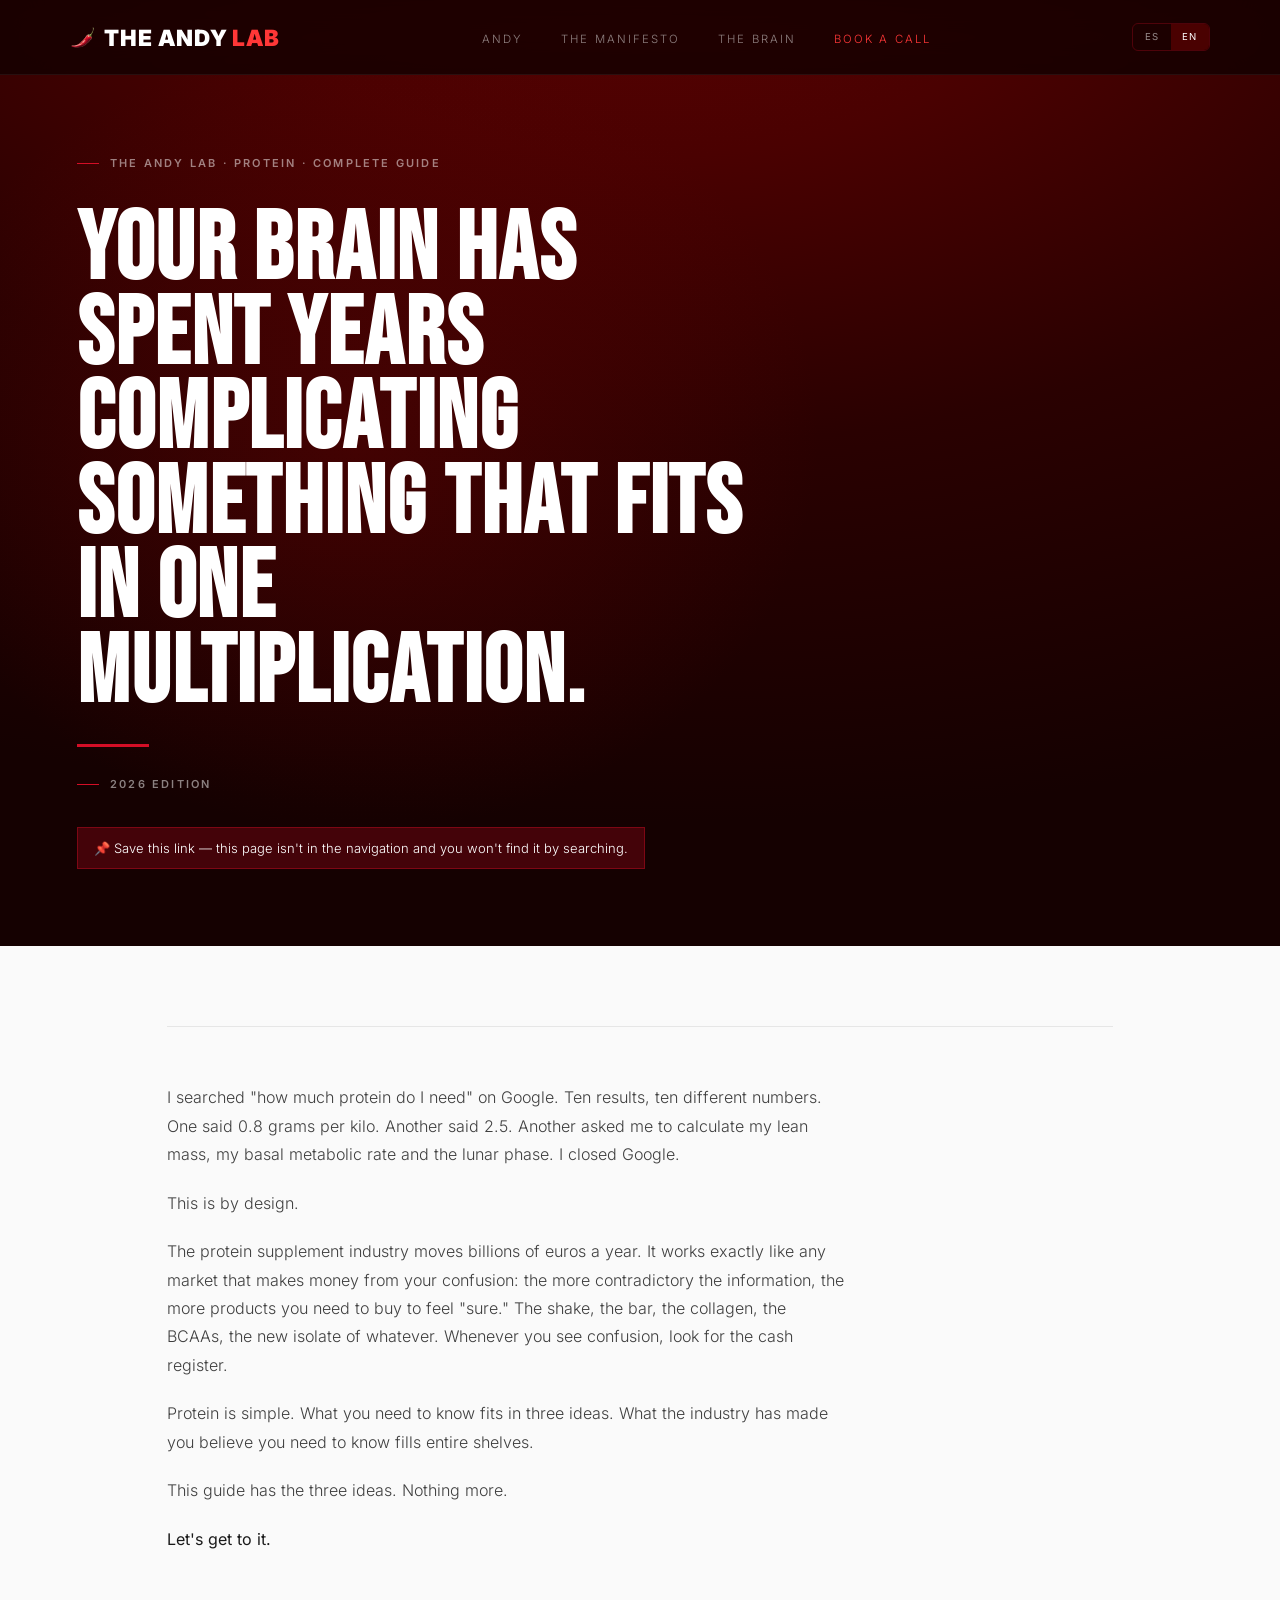
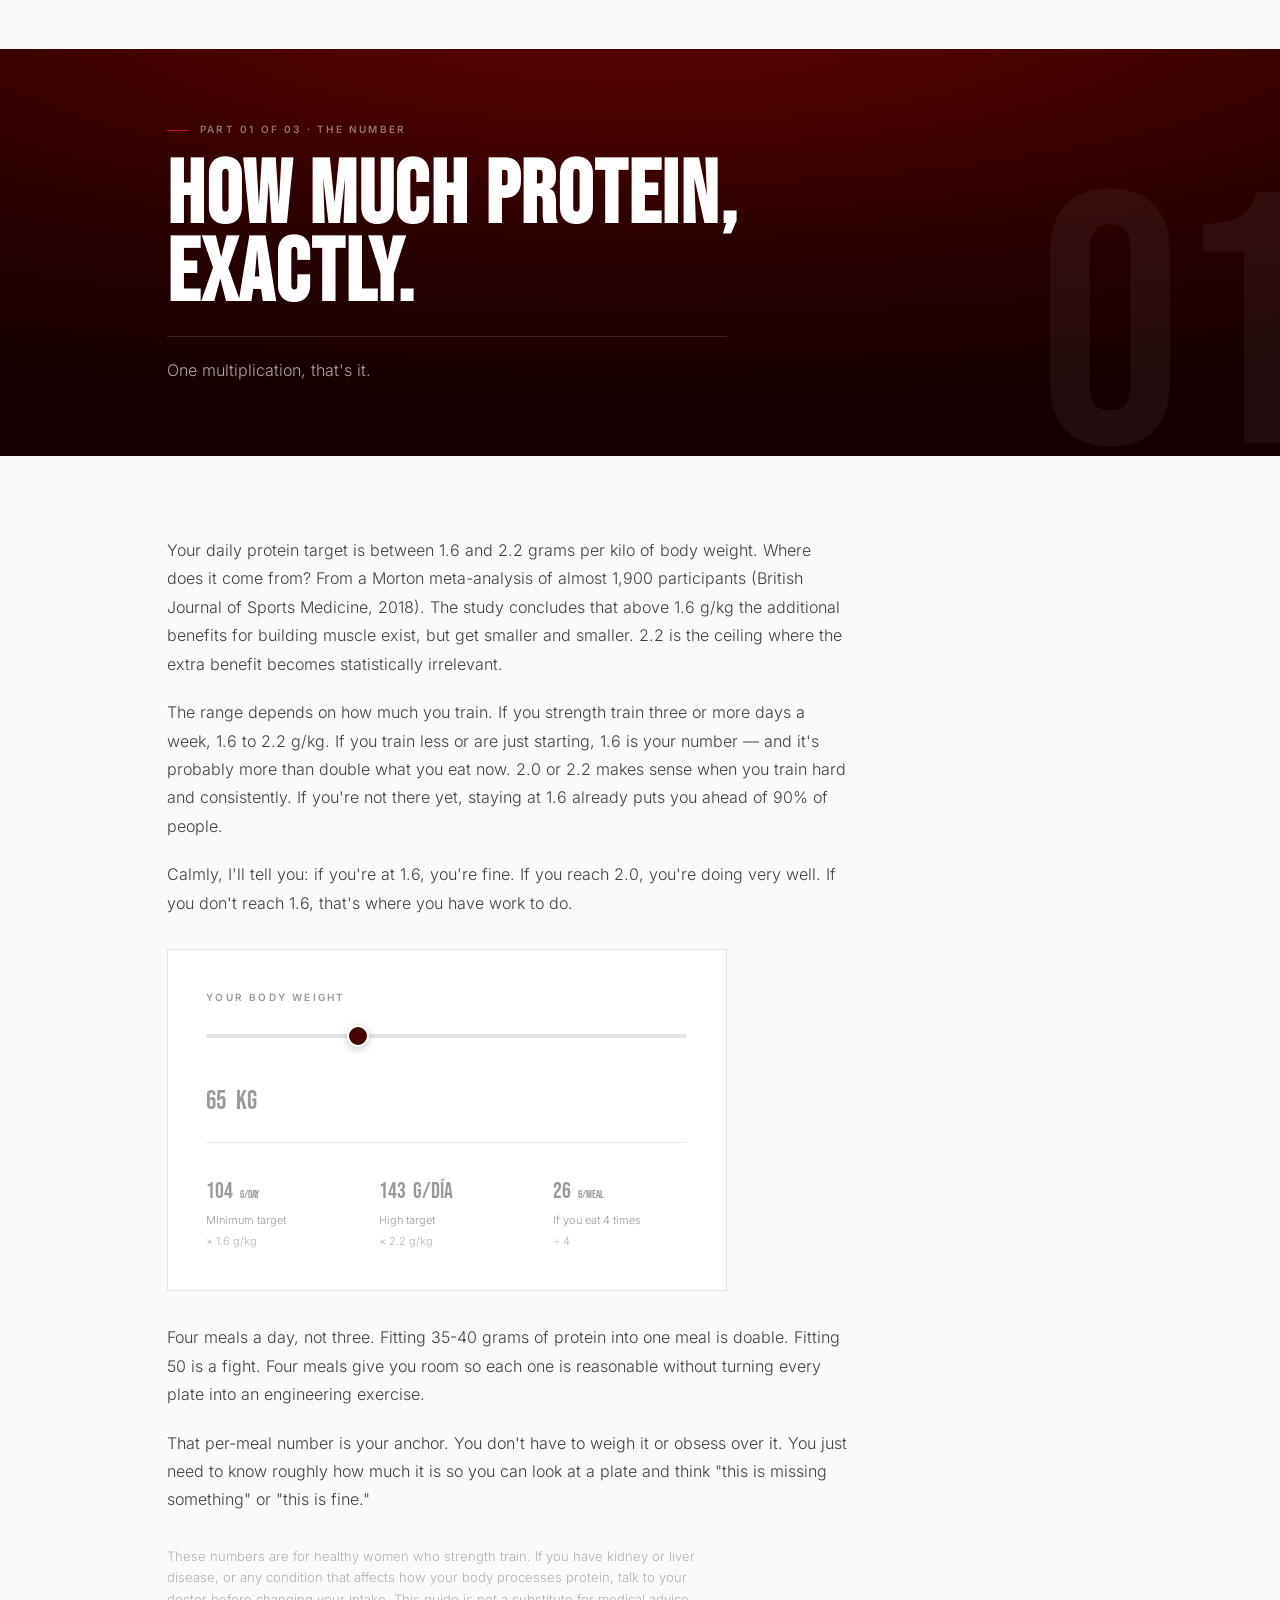
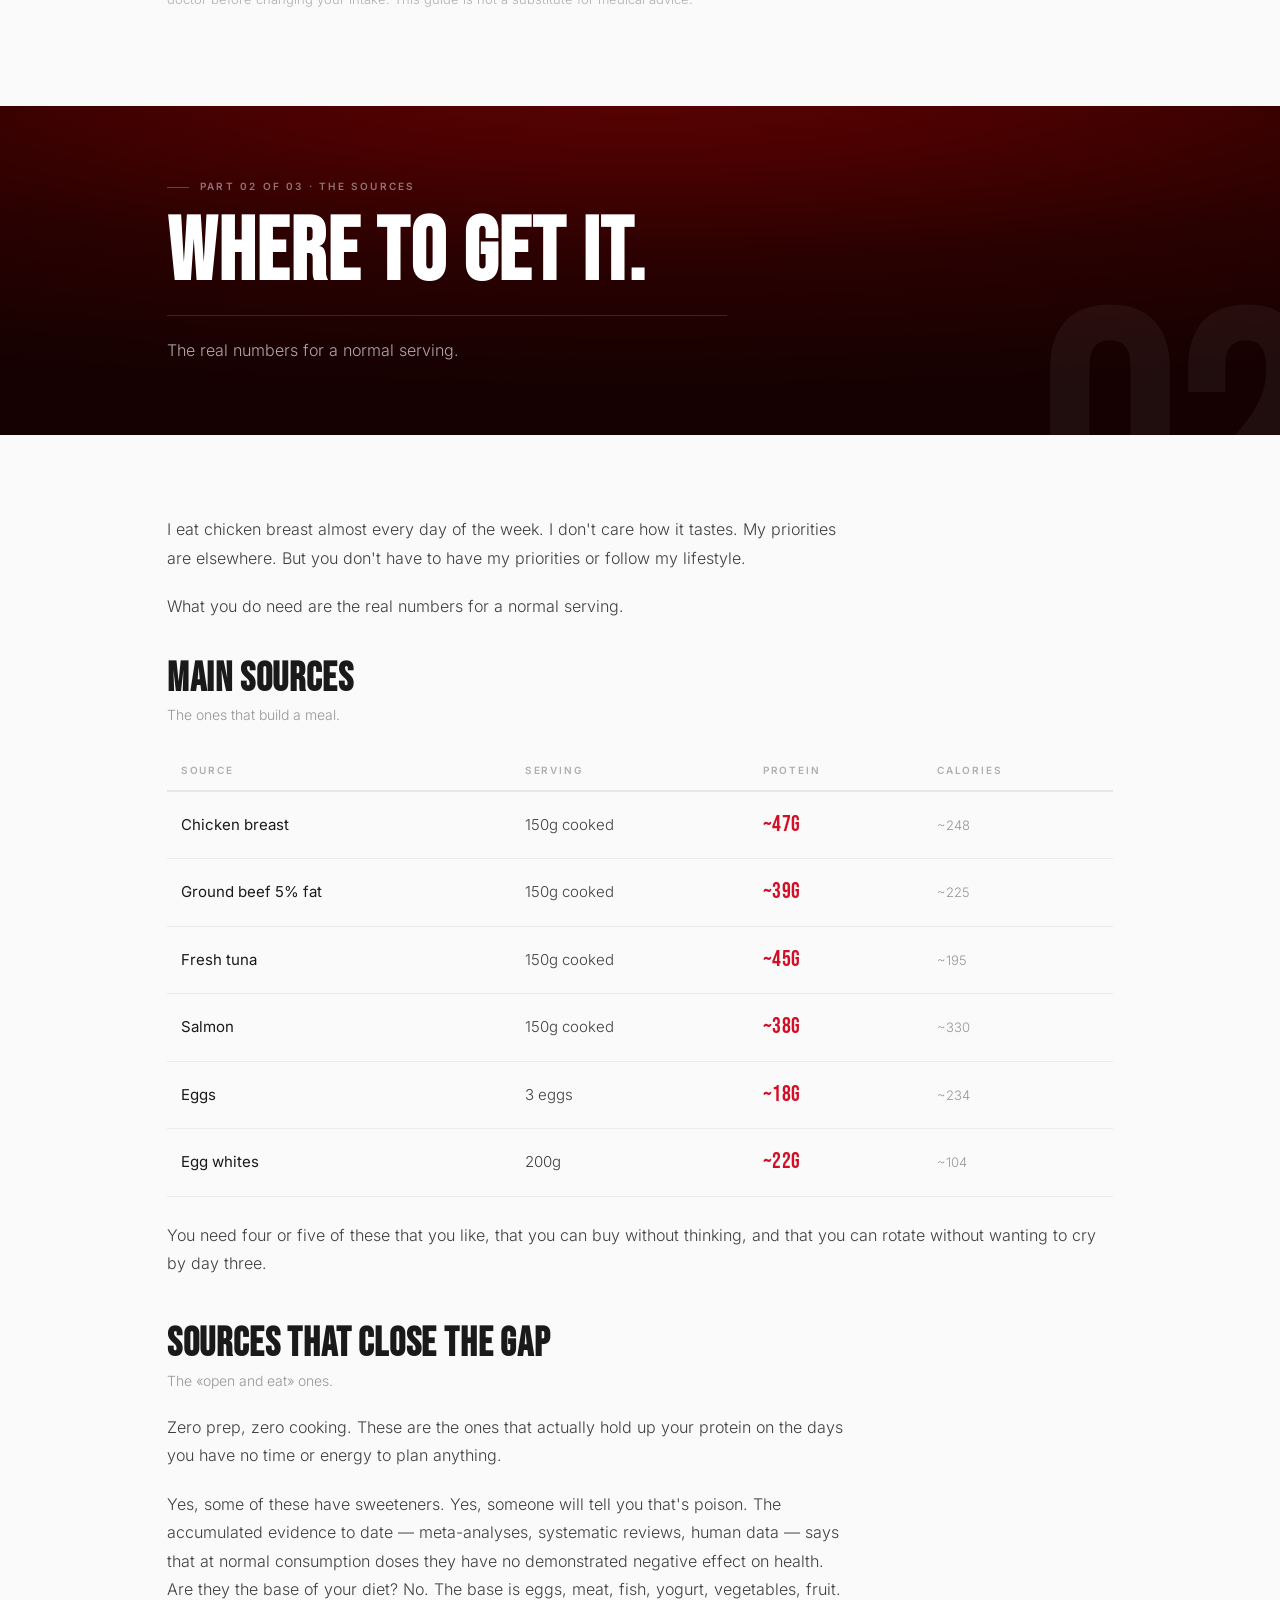
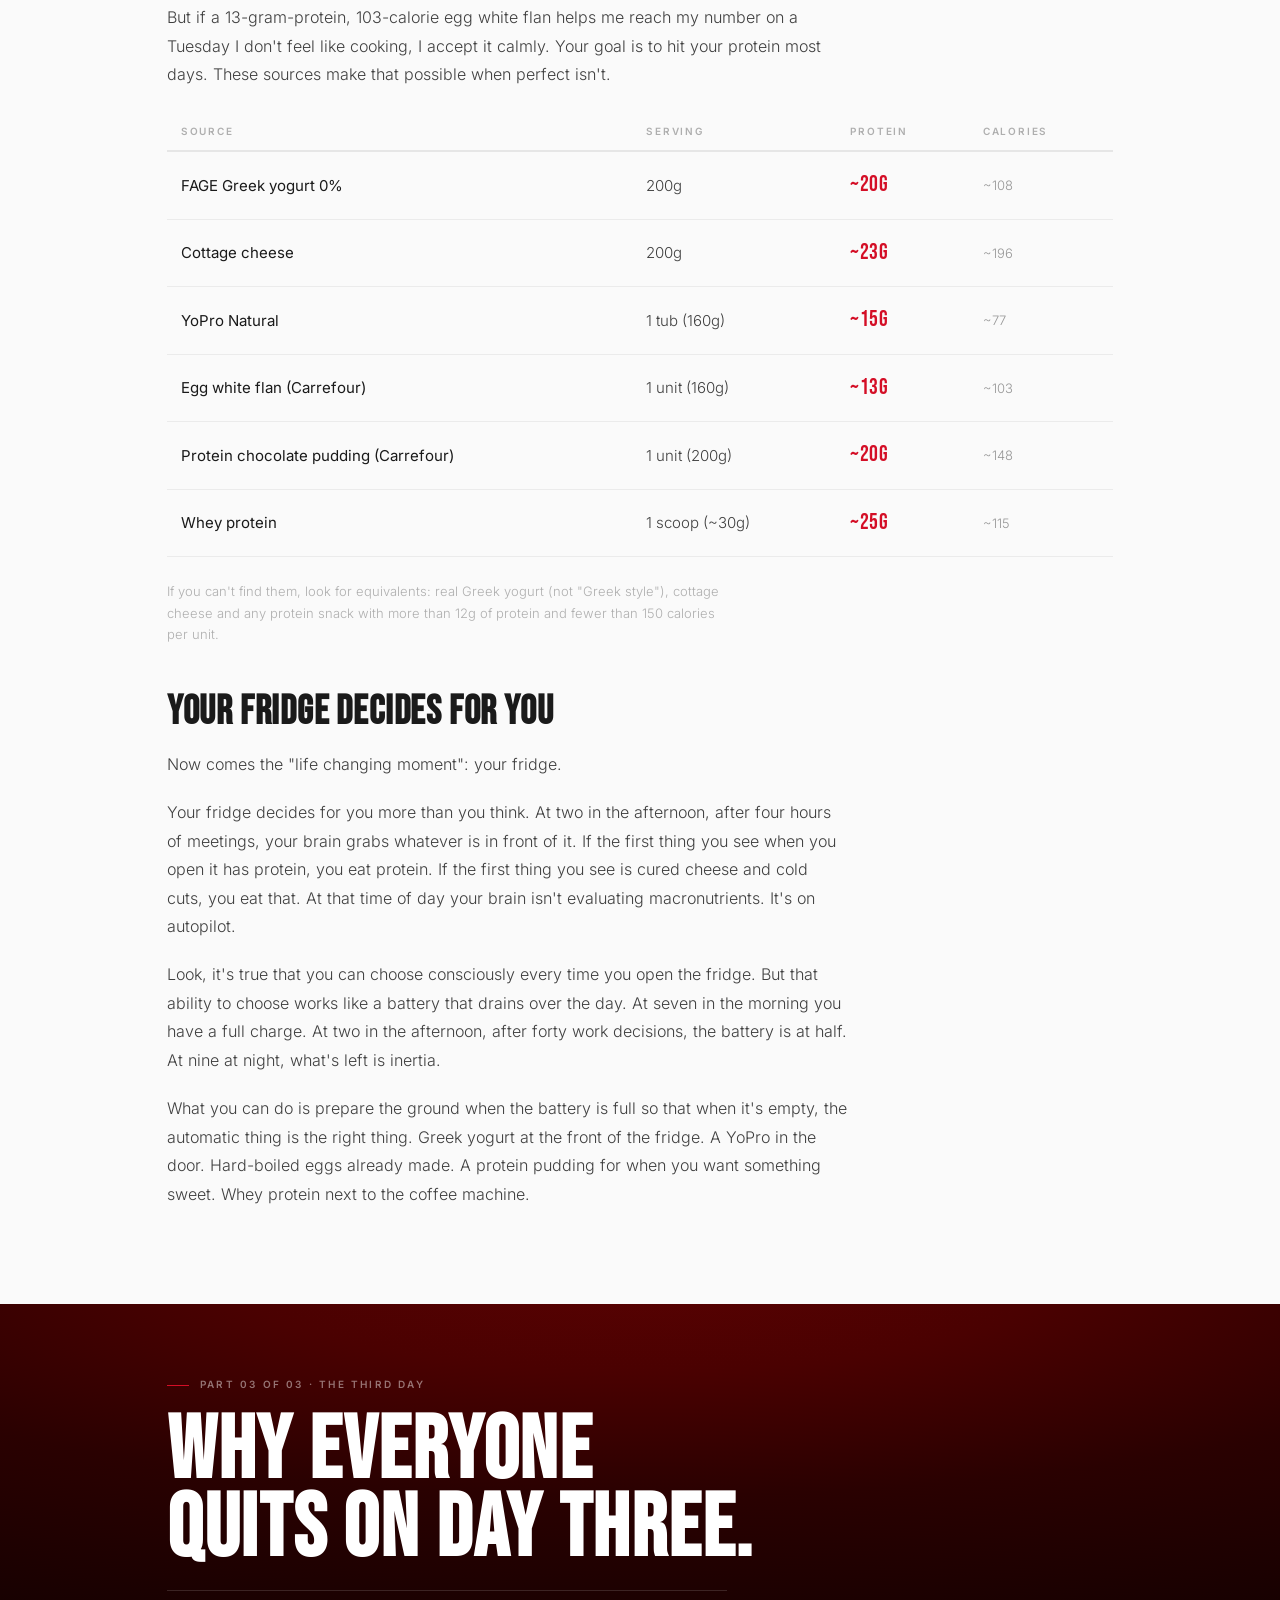
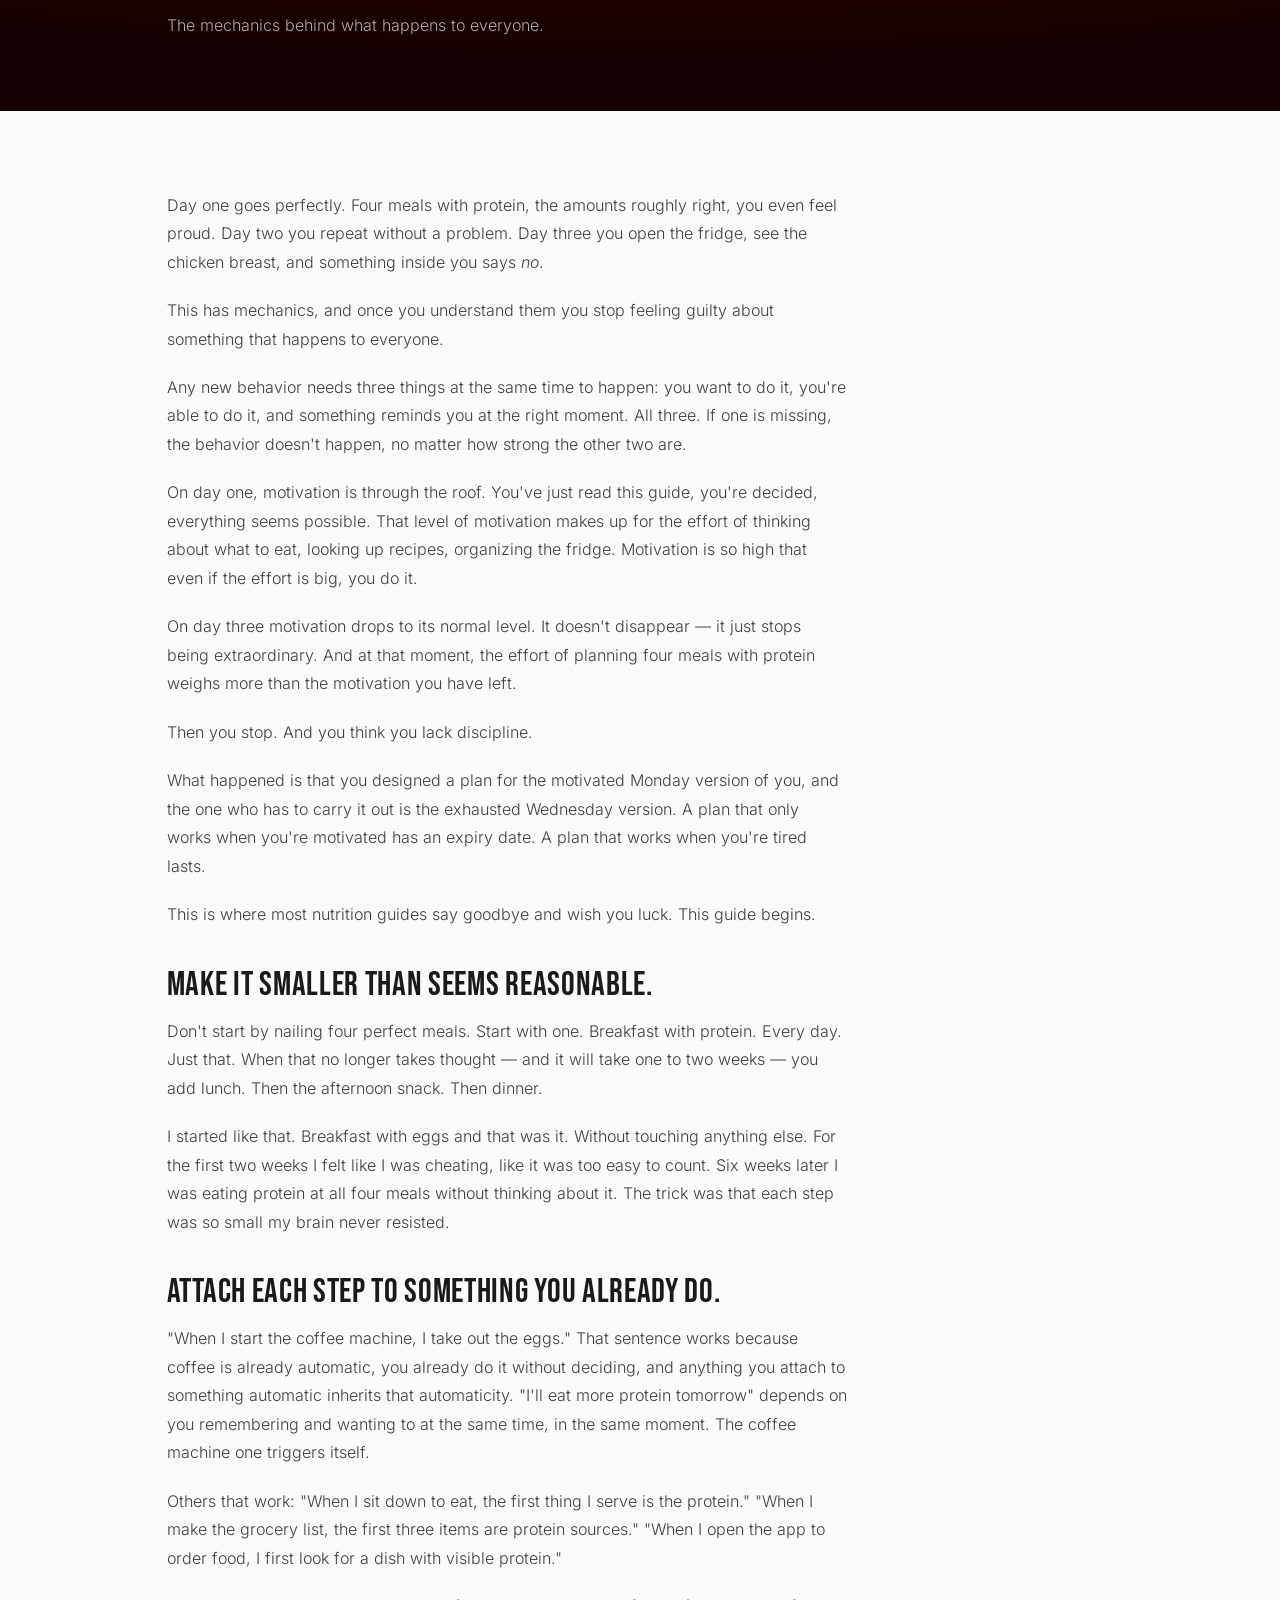
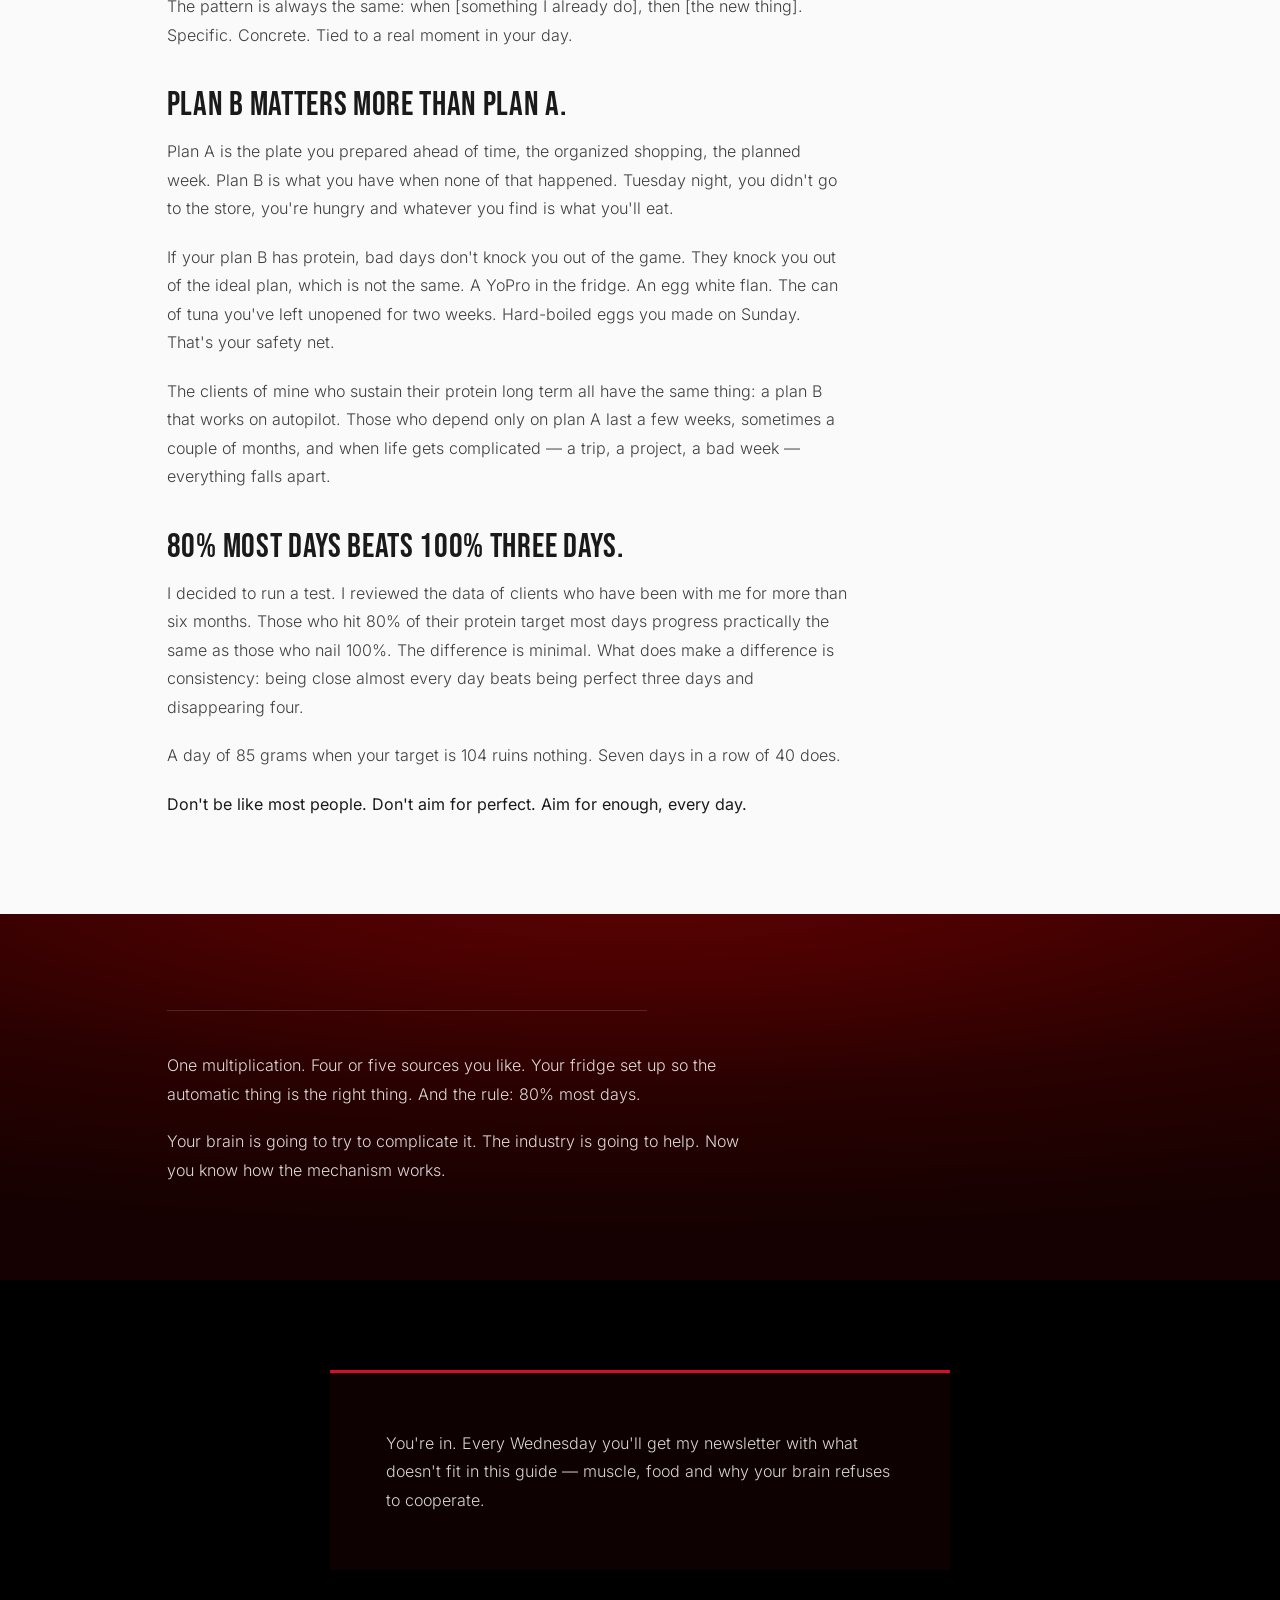
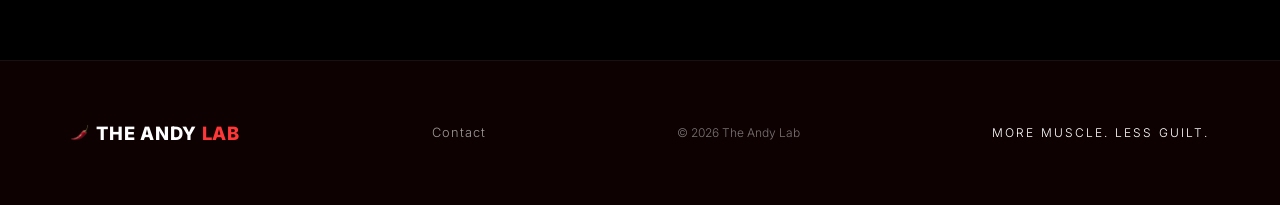
<file: guia-proteina.html>
<!DOCTYPE html>
<html lang="es">
<head>
<meta charset="UTF-8">
<meta name="viewport" content="width=device-width, initial-scale=1.0">
<title>Proteína — The Andy Lab</title>
<meta name="description" content="Tu cerebro lleva años complicando algo que cabe en una multiplicación. La guía completa de proteína, con el mecanismo que nadie te explica.">
<meta name="robots" content="noindex, nofollow">
<link rel="icon" href="assets/img/pepper.png">
<link href="https://fonts.googleapis.com/css2?family=Bebas+Neue&family=Inter:ital,wght@0,300;0,400;0,600;1,300&display=swap" rel="stylesheet">
<link rel="stylesheet" href="assets/site.css?v=20261012a">
<style>
.g{--ink:#1a1a1a;--ink70:rgba(0,0,0,.75);--ink55:rgba(0,0,0,.55);--ink40:rgba(0,0,0,.4);--ink30:rgba(0,0,0,.3);--paper:#fafafa;--burgd:#4a0101;--acc:#d40e26;font-family:'Inter',sans-serif;font-weight:300}
.g .wrap{max-width:1100px;margin:0 auto;padding:0 clamp(2.5rem,6vw,6rem)}
.g section{position:relative;overflow:hidden}
.g .rule{height:1px;background:rgba(0,0,0,.08)}
.g .pad{padding-top:clamp(3.5rem,7vw,5rem);padding-bottom:clamp(3.5rem,7vw,5rem)}
.g .kicker{display:flex;align-items:center;gap:.7rem;font-size:11px;font-weight:600;letter-spacing:.2em;text-transform:uppercase;color:var(--ink30);margin-bottom:1.4rem}
.g .kicker::before{content:'';width:22px;height:1px;background:var(--acc);flex:none}
.g .kicker.red{color:var(--acc)}
.g h1{font-family:'Bebas Neue',sans-serif;font-size:clamp(52px,8vw,96px);color:var(--burgd);line-height:.88;margin:0;letter-spacing:.02em}
.g h2{font-family:'Bebas Neue',sans-serif;line-height:.88;margin:0;letter-spacing:.02em;color:var(--ink)}
.g h3{font-family:'Bebas Neue',sans-serif;line-height:.92;margin:0;letter-spacing:.02em;color:var(--ink)}
.g p{line-height:1.78;color:var(--ink70);margin:0;font-size:clamp(16px,1.2vw,18px)}
.g .dash{width:72px;height:3px;background:var(--acc)}

.g .cover{min-height:100vh;display:flex;flex-direction:column;background:radial-gradient(125% 95% at 50% -8%,#5a0202 0%,#4a0101 26%,#2a0101 58%,#150101 100%) #150101;align-items:flex-start;justify-content:center;padding:clamp(8rem,12vw,10rem) clamp(2.5rem,6vw,6rem) clamp(3rem,6vw,5rem)}
.g .cover::before{content:'';position:absolute;inset:0;background:radial-gradient(ellipse 60% 70% at 28% 46%,rgba(94,3,3,.5) 0%,transparent 60%);pointer-events:none}
.g .cover-inner{max-width:680px;position:relative;z-index:1}
.g .cover h1{color:#fff}
.g .cover .sub{font-size:clamp(16px,1.8vw,18px);color:rgba(255,255,255,.72);line-height:1.72;max-width:540px}
.g .cover .kicker{color:rgba(255,255,255,.5);font-size:11px}

.g .body{max-width:680px}
.g .body p+p{margin-top:20px}

.g .part{background:radial-gradient(125% 95% at 50% -8%,#5a0202 0%,#4a0101 26%,#2a0101 58%,#150101 100%) #150101;color:#fff;padding:clamp(3.5rem,7vw,4.5rem) 0;margin-top:16px}
.g .part{overflow:hidden}
.g .part .big{position:absolute;right:-30px;top:50%;transform:translateY(-50%);font-family:'Bebas Neue',sans-serif;font-size:clamp(180px,28vw,360px);color:rgba(255,255,255,.05);line-height:.85;user-select:none;pointer-events:none;letter-spacing:-.02em}
.g .part .k{display:flex;align-items:center;gap:.7rem;font-size:10px;font-weight:600;letter-spacing:.22em;text-transform:uppercase;color:rgba(255,255,255,.45);margin-bottom:1.2rem}
.g .part .k::before{content:'';width:22px;height:1px;background:var(--acc);flex:none}
.g .part h2{color:#fff;font-size:clamp(48px,7vw,88px);margin-bottom:1.4rem}
.g .part .hr{height:1px;background:rgba(255,255,255,.14);margin-bottom:1.3rem;max-width:560px}
.g .part .sub{font-size:16px;color:rgba(255,255,255,.66);line-height:1.65;max-width:520px}

.g .box-fill{background:rgba(0,0,0,.035);border-left:2px solid rgba(0,0,0,.12);padding:24px 28px}
.g .box-fill.accent{border-left-color:var(--acc)}
.g .box{border-left:2px solid rgba(0,0,0,.15);padding-left:24px}
.g .box.accent{border-left-color:var(--acc)}

.calc-wrap{background:#fff;border:1px solid rgba(0,0,0,.1);padding:clamp(1.5rem,3vw,2.5rem);max-width:560px;margin:2rem 0}
.calc-wrap label{font-size:10px;font-weight:600;letter-spacing:.22em;text-transform:uppercase;color:var(--ink40);display:block;margin-bottom:12px}
.calc-slider{width:100%;-webkit-appearance:none;appearance:none;height:4px;background:rgba(0,0,0,.1);border-radius:2px;outline:none;margin:8px 0 4px}
.calc-slider::-webkit-slider-thumb{-webkit-appearance:none;width:22px;height:22px;border-radius:50%;background:var(--burgd);cursor:pointer;border:2px solid #fff;box-shadow:0 2px 8px rgba(0,0,0,.2)}
.calc-slider::-moz-range-thumb{width:22px;height:22px;border-radius:50%;background:var(--burgd);cursor:pointer;border:2px solid #fff;box-shadow:0 2px 8px rgba(0,0,0,.2)}
.calc-weight{font-family:'Bebas Neue',sans-serif;font-size:clamp(44px,5vw,64px);color:var(--burgd);line-height:1;margin:12px 0 4px}
.calc-weight span{font-size:.4em;color:var(--ink40)}
.calc-result{display:flex;gap:clamp(1.5rem,3vw,3rem);margin-top:20px;padding-top:20px;border-top:1px solid rgba(0,0,0,.08)}
.calc-col{flex:1}
.calc-num{font-family:'Bebas Neue',sans-serif;font-size:clamp(28px,3.5vw,44px);line-height:1;color:var(--ink)}
.calc-num span{font-size:.5em;color:var(--ink40)}
.calc-label{font-size:11px;color:var(--ink40);margin-top:4px}
.calc-range{font-size:11px;color:var(--ink30);margin-top:2px}

.src-table{width:100%;border-collapse:collapse;margin:1.5rem 0}
.src-table th{font-size:10px;font-weight:600;letter-spacing:.18em;text-transform:uppercase;color:var(--ink30);text-align:left;padding:10px 14px;border-bottom:2px solid rgba(0,0,0,.08)}
.src-table td{padding:14px;border-bottom:1px solid rgba(0,0,0,.06);font-size:15px;color:var(--ink70)}
.src-table td:first-child{font-weight:400;color:var(--ink)}
.src-table .prot{font-family:'Bebas Neue',sans-serif;font-size:22px;color:var(--acc);letter-spacing:.02em}
.src-table .cal{font-size:13px;color:var(--ink40)}
@media(max-width:640px){
  .src-table thead{display:none}
  .src-table tr{display:flex;flex-wrap:wrap;padding:16px 0;border-bottom:1px solid rgba(0,0,0,.06);gap:4px 16px;align-items:baseline}
  .src-table td{padding:0;border:none;font-size:14px}
  .src-table td:first-child{width:100%;font-size:16px;font-weight:500}
  .src-table td:nth-child(2){font-size:12px;color:var(--ink40)}
  .src-table .prot{font-size:20px}
}

.sub-h{font-family:'Bebas Neue',sans-serif;font-size:clamp(24px,3vw,34px);color:var(--ink);letter-spacing:.02em;margin:2.5rem 0 1rem;line-height:.95}

.g .closing{background:radial-gradient(125% 95% at 50% -8%,#5a0202 0%,#4a0101 26%,#2a0101 58%,#150101 100%) #150101;color:#fff;padding:clamp(5rem,9vw,6rem) 0;margin-top:16px}
.g .closing h2{color:#fff;font-size:clamp(40px,5.5vw,72px);line-height:.9;margin-bottom:2rem;max-width:680px}
.g .closing .hr{height:1px;background:rgba(255,255,255,.14);margin-bottom:2.5rem;max-width:480px}
.g .closing .gp-final{font-size:16px;font-weight:300;color:rgba(255,255,255,.85);line-height:1.78;max-width:580px;margin-top:1.2rem}

.post-cierre{background:#0d0102;border-top:3px solid var(--acc);padding:clamp(2.5rem,5vw,3.5rem);max-width:620px;margin:0 auto}
.post-cierre p{color:rgba(250,249,246,.85);font-size:16px;line-height:1.78}

@media(max-width:820px){
  .g .cover{min-height:auto;padding:clamp(7rem,12vw,9rem) clamp(1.5rem,5vw,2.5rem) clamp(3rem,5vw,4rem)}
  .g h1{font-size:clamp(36px,8vw,52px)}
  .g .part .big{font-size:clamp(120px,20vw,180px)}
  .calc-result{flex-direction:column;gap:1rem}
}
@media(max-width:480px){
  .g .wrap{padding:0 clamp(1.25rem,5vw,2rem)}
}
</style>
</head>
<body class="theme-light">
<style>
  .theme-light nav{background:rgba(21,1,1,0.85)!important;border-bottom:1px solid rgba(255,255,255,.06)!important}
  .theme-light nav.scrolled{background:rgba(21,1,1,0.95)!important;border-bottom-color:rgba(255,255,255,.1)!important}
  .theme-light .nav-logo{color:#fff!important}
  .theme-light .nav-links{background:transparent!important}
  .theme-light .nav-links a{color:rgba(255,255,255,.5)!important}
  .theme-light .nav-links a:hover,.theme-light .nav-links a.active{color:#fff!important}
  .theme-light .nav-cta-m a{color:var(--acc)!important}
  .theme-light .nav-toggle span{background:#fff!important}
  .theme-light .btn-nav{color:#fff!important;border-color:rgba(212,14,38,.35)!important}
  .theme-light .lang-switch button{color:rgba(255,255,255,.55)!important}
  .theme-light .lang-switch button.on{color:#fff!important;background:var(--burg,#4a0101)!important}
  .theme-light .nav-links .nav-cta-m a{color:#FF3737!important}
  @media(max-width:1040px){.theme-light .nav-links{background:rgba(21,1,1,0.98)!important}}
</style>

<div class="progress-bar"></div>

<nav>
  <a href="index.html" class="nav-logo"><img src="assets/img/pepper.png" class="logo-pepper" alt=""><span>The Andy <span style="color:#FF3737">Lab</span></span></a>
  <ul class="nav-links">
    <li><a href="andy.html">Andy</a></li>
    <li><a href="manifesto.html">THE Manifesto</a></li>
    <li><a href="newsletter.html">THE Brain</a></li>
    <li class="nav-cta-m"><a href="https://calendly.com/hello-theandylab/30min" target="_blank" rel="noopener"><span data-lang="es">Reservar llamada</span><span data-lang="en">Book a call</span></a></li>
  </ul>
  <div class="nav-right">
    <div class="lang-switch" role="group" aria-label="Language"><button type="button" data-setlang="es">ES</button><button type="button" data-setlang="en">EN</button></div>
    <button class="nav-toggle" type="button" aria-label="Menú" aria-expanded="false"><span></span><span></span><span></span></button>
  </div>
</nav>

<div class="g">

  <!-- COVER -->
  <section class="cover">
    <div class="cover-inner">
      <p class="kicker reveal" style="margin-bottom:36px"><span data-lang="es">The Andy Lab · Proteína · Guía completa</span><span data-lang="en">The Andy Lab · Protein · Complete guide</span></p>
      <h1 class="reveal d1" style="color:#fff"><span data-lang="es">Tu cerebro lleva años complicando algo que cabe en una multiplicación.</span><span data-lang="en">Your brain has spent years complicating something that fits in one multiplication.</span></h1>
      <div class="dash reveal d1" style="margin:28px 0"></div>
      <p class="kicker reveal d3" style="margin:0"><span data-lang="es">EDICIÓN 2026</span><span data-lang="en">2026 EDITION</span></p>
      <p style="font-size:13px;color:#fff;margin-top:2rem;line-height:1.6;background:rgba(212,14,38,.25);border:1px solid rgba(212,14,38,.4);padding:10px 16px;display:inline-block"><span data-lang="es">📌 Guarda este link — esta página no está en la navegación y no la vas a encontrar buscando.</span><span data-lang="en">📌 Save this link — this page isn't in the navigation and you won't find it by searching.</span></p>
    </div>
  </section>

  <!-- APERTURA -->
  <section style="background:var(--paper)">
    <div class="wrap pad">
      <div class="rule" style="margin-bottom:56px"></div>
      <div class="body reveal">
        <p><span data-lang="es">Busqué "cuánta proteína necesito" en Google. Diez resultados, diez números distintos. Uno decía 0,8 gramos por kilo. Otro decía 2,5. Otro me pedía que calculara mi masa magra, mi tasa metabólica basal y la fase lunar. Cerré Google.</span><span data-lang="en">I searched "how much protein do I need" on Google. Ten results, ten different numbers. One said 0.8 grams per kilo. Another said 2.5. Another asked me to calculate my lean mass, my basal metabolic rate and the lunar phase. I closed Google.</span></p>
        <p><span data-lang="es">Esto pasa por diseño.</span><span data-lang="en">This is by design.</span></p>
        <p><span data-lang="es">La industria de suplementos de proteína mueve miles de millones de euros al año. Funciona exactamente igual que cualquier mercado que genera dinero con tu confusión: cuanto más contradictoria sea la información, más productos necesitas comprar para "estar segura." El batido, la barrita, el colágeno, los BCAA, el nuevo aislado de no sé qué. Siempre que veas confusión, busca la caja registradora.</span><span data-lang="en">The protein supplement industry moves billions of euros a year. It works exactly like any market that makes money from your confusion: the more contradictory the information, the more products you need to buy to feel "sure." The shake, the bar, the collagen, the BCAAs, the new isolate of whatever. Whenever you see confusion, look for the cash register.</span></p>
        <p><span data-lang="es">La proteína es simple. Lo que necesitas saber cabe en tres ideas. Lo que la industria te ha hecho creer que necesitas saber llena estanterías enteras.</span><span data-lang="en">Protein is simple. What you need to know fits in three ideas. What the industry has made you believe you need to know fills entire shelves.</span></p>
        <p><span data-lang="es">Esta guía tiene las tres ideas. Nada más.</span><span data-lang="en">This guide has the three ideas. Nothing more.</span></p>
        <p style="font-weight:400;color:var(--ink)"><span data-lang="es">A lo que vinimos, vamos.</span><span data-lang="en">Let's get to it.</span></p>
      </div>
    </div>
  </section>

  <!-- PART 01 -->
  <section class="part">
    <div class="big" data-parallax="1">01</div>
    <div class="wrap reveal" style="position:relative;z-index:1">
      <p class="k"><span data-lang="es">Parte 01 de 03 · The Number</span><span data-lang="en">Part 01 of 03 · The Number</span></p>
      <h2><span data-lang="es">Cuánta proteína,<br>exactamente.</span><span data-lang="en">How much protein,<br>exactly.</span></h2>
      <div class="hr"></div>
      <p class="sub"><span data-lang="es">Una multiplicación y ya.</span><span data-lang="en">One multiplication, that's it.</span></p>
    </div>
  </section>

  <section style="background:var(--paper)">
    <div class="wrap pad">
      <div class="body reveal">
        <p><span data-lang="es">Tu objetivo de proteína diaria está entre 1,6 y 2,2 gramos por kilo de peso corporal. ¿De dónde sale? Sale de un metaanálisis de Morton con casi 1.900 participantes (British Journal of Sports Medicine, 2018). Este estudio concluye que por encima de 1,6 g/kg los beneficios adicionales para construir músculo existen, pero son cada vez más pequeños. El 2,2 es el techo donde el beneficio extra se vuelve estadísticamente irrelevante.</span><span data-lang="en">Your daily protein target is between 1.6 and 2.2 grams per kilo of body weight. Where does it come from? From a Morton meta-analysis of almost 1,900 participants (British Journal of Sports Medicine, 2018). The study concludes that above 1.6 g/kg the additional benefits for building muscle exist, but get smaller and smaller. 2.2 is the ceiling where the extra benefit becomes statistically irrelevant.</span></p>
        <p><span data-lang="es">El rango depende de cuánto entrenas. Si entrenas fuerza tres o más días a la semana, 1,6 a 2,2 g/kg. Si entrenas menos o estás empezando, 1,6 es tu número — y probablemente sea más del doble de lo que comes ahora. El 2,0 o 2,2 tiene sentido cuando entrenas duro y con consistencia. Si no estás ahí todavía, quedarte en 1,6 ya te pone por delante del 90% de la gente.</span><span data-lang="en">The range depends on how much you train. If you strength train three or more days a week, 1.6 to 2.2 g/kg. If you train less or are just starting, 1.6 is your number — and it's probably more than double what you eat now. 2.0 or 2.2 makes sense when you train hard and consistently. If you're not there yet, staying at 1.6 already puts you ahead of 90% of people.</span></p>
        <p><span data-lang="es">Con toda tranquilidad te digo: si estás en 1,6, estás bien. Si llegas a 2,0, estás muy bien. Si no llegas a 1,6, ahí es donde tienes trabajo.</span><span data-lang="en">Calmly, I'll tell you: if you're at 1.6, you're fine. If you reach 2.0, you're doing very well. If you don't reach 1.6, that's where you have work to do.</span></p>
      </div>

      <div class="calc-wrap reveal d1" id="protCalc">
        <label><span data-lang="es">Tu peso corporal</span><span data-lang="en">Your body weight</span></label>
        <input type="range" class="calc-slider" id="weightSlider" min="45" max="110" value="65" step="1">
        <div class="calc-weight"><span id="weightDisplay">65</span> <span>kg</span></div>
        <div class="calc-result">
          <div class="calc-col">
            <div class="calc-num"><span id="protLow">104</span> <span><span data-lang="es">g/día</span><span data-lang="en">g/day</span></span></div>
            <div class="calc-label"><span data-lang="es">Objetivo mínimo</span><span data-lang="en">Minimum target</span></div>
            <div class="calc-range">× 1.6 g/kg</div>
          </div>
          <div class="calc-col">
            <div class="calc-num"><span id="protHigh">143</span> <span>g/día</span></div>
            <div class="calc-label"><span data-lang="es">Objetivo alto</span><span data-lang="en">High target</span></div>
            <div class="calc-range">× 2.2 g/kg</div>
          </div>
          <div class="calc-col">
            <div class="calc-num"><span id="protMeals">26</span> <span><span data-lang="es">g/comida</span><span data-lang="en">g/meal</span></span></div>
            <div class="calc-label"><span data-lang="es">Si comes 4 veces</span><span data-lang="en">If you eat 4 times</span></div>
            <div class="calc-range">÷ 4</div>
          </div>
        </div>
      </div>

      <div class="body reveal d2" style="margin-top:2rem">
        <p><span data-lang="es">Cuatro comidas al día, no tres. Meter 35-40 gramos de proteína en una comida es factible. Meter 50 es una pelea. Cuatro comidas te dan margen para que cada una sea razonable sin convertir cada plato en un ejercicio de ingeniería.</span><span data-lang="en">Four meals a day, not three. Fitting 35-40 grams of protein into one meal is doable. Fitting 50 is a fight. Four meals give you room so each one is reasonable without turning every plate into an engineering exercise.</span></p>
        <p><span data-lang="es">Ese número por comida es tu ancla. No tienes que pesarlo ni obsesionarte. Solo necesitas saber más o menos cuánto es para mirar un plato y pensar "aquí falta" o "esto está bien."</span><span data-lang="en">That per-meal number is your anchor. You don't have to weigh it or obsess over it. You just need to know roughly how much it is so you can look at a plate and think "this is missing something" or "this is fine."</span></p>
      </div>

      <p class="reveal" style="font-size:13px;color:var(--ink30);line-height:1.65;margin-top:2rem;max-width:560px"><span data-lang="es">Estos números son para mujeres sanas que entrenan fuerza. Si tienes enfermedad renal, hepática, o cualquier condición que afecte cómo tu cuerpo procesa proteína, habla con tu médico antes de cambiar tu ingesta. Esta guía no sustituye consejo médico.</span><span data-lang="en">These numbers are for healthy women who strength train. If you have kidney or liver disease, or any condition that affects how your body processes protein, talk to your doctor before changing your intake. This guide is not a substitute for medical advice.</span></p>
    </div>
  </section>

  <!-- PART 02 -->
  <section class="part">
    <div class="big" data-parallax="1">02</div>
    <div class="wrap reveal" style="position:relative;z-index:1">
      <p class="k"><span data-lang="es">Parte 02 de 03 · The Sources</span><span data-lang="en">Part 02 of 03 · The Sources</span></p>
      <h2><span data-lang="es">De dónde sacarla.</span><span data-lang="en">Where to get it.</span></h2>
      <div class="hr"></div>
      <p class="sub"><span data-lang="es">Los números reales por porción normal.</span><span data-lang="en">The real numbers for a normal serving.</span></p>
    </div>
  </section>

  <section style="background:var(--paper)">
    <div class="wrap pad">
      <div class="body reveal">
        <p><span data-lang="es">Yo como pechuga de pollo casi todos los días de la semana. Me da igual cómo sabe. Mis prioridades son otras. Pero tú no tienes que tener mis prioridades ni seguir mi estilo de vida.</span><span data-lang="en">I eat chicken breast almost every day of the week. I don't care how it tastes. My priorities are elsewhere. But you don't have to have my priorities or follow my lifestyle.</span></p>
        <p><span data-lang="es">Lo que sí necesitas son los números reales por porción normal.</span><span data-lang="en">What you do need are the real numbers for a normal serving.</span></p>
      </div>

      <!-- Table 1 -->
      <div class="reveal d1" style="margin-top:2.5rem">
        <h3 style="font-size:clamp(28px,3.5vw,40px);margin-bottom:6px"><span data-lang="es">Fuentes principales</span><span data-lang="en">Main sources</span></h3>
        <p style="font-size:14px;color:var(--ink40);margin-bottom:1.2rem"><span data-lang="es">Las que arman una comida.</span><span data-lang="en">The ones that build a meal.</span></p>
        <table class="src-table">
          <thead><tr><th><span data-lang="es">Fuente</span><span data-lang="en">Source</span></th><th><span data-lang="es">Porción</span><span data-lang="en">Serving</span></th><th><span data-lang="es">Proteína</span><span data-lang="en">Protein</span></th><th><span data-lang="es">Calorías</span><span data-lang="en">Calories</span></th></tr></thead>
          <tbody>
            <tr><td><span data-lang="es">Pechuga de pollo</span><span data-lang="en">Chicken breast</span></td><td><span data-lang="es">150g cocinado</span><span data-lang="en">150g cooked</span></td><td class="prot">~47g</td><td class="cal">~248</td></tr>
            <tr><td><span data-lang="es">Carne picada 5% grasa</span><span data-lang="en">Ground beef 5% fat</span></td><td><span data-lang="es">150g cocinado</span><span data-lang="en">150g cooked</span></td><td class="prot">~39g</td><td class="cal">~225</td></tr>
            <tr><td><span data-lang="es">Atún fresco</span><span data-lang="en">Fresh tuna</span></td><td><span data-lang="es">150g cocinado</span><span data-lang="en">150g cooked</span></td><td class="prot">~45g</td><td class="cal">~195</td></tr>
            <tr><td><span data-lang="es">Salmón</span><span data-lang="en">Salmon</span></td><td><span data-lang="es">150g cocinado</span><span data-lang="en">150g cooked</span></td><td class="prot">~38g</td><td class="cal">~330</td></tr>
            <tr><td><span data-lang="es">Huevos</span><span data-lang="en">Eggs</span></td><td><span data-lang="es">3 unidades</span><span data-lang="en">3 eggs</span></td><td class="prot">~18g</td><td class="cal">~234</td></tr>
            <tr><td><span data-lang="es">Claras de huevo</span><span data-lang="en">Egg whites</span></td><td>200g</td><td class="prot">~22g</td><td class="cal">~104</td></tr>
          </tbody>
        </table>
        <p style="margin-top:1rem"><span data-lang="es">Necesitas cuatro o cinco de estas que te gusten, que puedas comprar sin pensar, y que puedas rotar sin querer llorar al tercer día.</span><span data-lang="en">You need four or five of these that you like, that you can buy without thinking, and that you can rotate without wanting to cry by day three.</span></p>
      </div>

      <!-- Intro to table 2 -->
      <div class="reveal d1" style="margin-top:3rem">
        <h3 style="font-size:clamp(28px,3.5vw,40px);margin-bottom:6px"><span data-lang="es">Fuentes que cierran la brecha</span><span data-lang="en">Sources that close the gap</span></h3>
        <p style="font-size:14px;color:var(--ink40);margin-bottom:1.2rem"><span data-lang="es">Las de «abro y como.»</span><span data-lang="en">The «open and eat» ones.</span></p>
        <div class="body">
          <p><span data-lang="es">Cero preparación, cero cocina. Estas son las que realmente sostienen tu proteína los días que no tienes tiempo ni ganas de planificar nada.</span><span data-lang="en">Zero prep, zero cooking. These are the ones that actually hold up your protein on the days you have no time or energy to plan anything.</span></p>
          <p><span data-lang="es">Sí, algunas de estas tienen edulcorantes. Sí, alguien te va a decir que eso es veneno. La evidencia acumulada a día de hoy — metaanálisis, revisiones sistemáticas, datos en humanos — dice que a dosis normales de consumo no tienen un efecto negativo demostrado en la salud. ¿Son la base de tu alimentación? No. La base son huevos, carne, pescado, yogur, verdura, fruta. Pero si un flan de clara de huevo de 13 gramos de proteína y 103 calorías me ayuda a llegar a mi número un martes que no me apetece cocinar, lo acepto con toda tranquilidad. Tu objetivo es llegar a tu proteína la mayoría de los días. Estas fuentes hacen que eso sea posible cuando lo perfecto no lo es.</span><span data-lang="en">Yes, some of these have sweeteners. Yes, someone will tell you that's poison. The accumulated evidence to date — meta-analyses, systematic reviews, human data — says that at normal consumption doses they have no demonstrated negative effect on health. Are they the base of your diet? No. The base is eggs, meat, fish, yogurt, vegetables, fruit. But if a 13-gram-protein, 103-calorie egg white flan helps me reach my number on a Tuesday I don't feel like cooking, I accept it calmly. Your goal is to hit your protein most days. These sources make that possible when perfect isn't.</span></p>
        </div>
        <table class="src-table" style="margin-top:1.5rem">
          <thead><tr><th><span data-lang="es">Fuente</span><span data-lang="en">Source</span></th><th><span data-lang="es">Porción</span><span data-lang="en">Serving</span></th><th><span data-lang="es">Proteína</span><span data-lang="en">Protein</span></th><th><span data-lang="es">Calorías</span><span data-lang="en">Calories</span></th></tr></thead>
          <tbody>
            <tr><td><span data-lang="es">FAGE yogur griego 0%</span><span data-lang="en">FAGE Greek yogurt 0%</span></td><td>200g</td><td class="prot">~20g</td><td class="cal">~108</td></tr>
            <tr><td>Cottage cheese</td><td>200g</td><td class="prot">~23g</td><td class="cal">~196</td></tr>
            <tr><td>YoPro Natural</td><td><span data-lang="es">1 tarrina (160g)</span><span data-lang="en">1 tub (160g)</span></td><td class="prot">~15g</td><td class="cal">~77</td></tr>
            <tr><td><span data-lang="es">Flan de clara de huevo (Carrefour)</span><span data-lang="en">Egg white flan (Carrefour)</span></td><td><span data-lang="es">1 unidad (160g)</span><span data-lang="en">1 unit (160g)</span></td><td class="prot">~13g</td><td class="cal">~103</td></tr>
            <tr><td><span data-lang="es">Pudín al cacao proteína (Carrefour)</span><span data-lang="en">Protein chocolate pudding (Carrefour)</span></td><td><span data-lang="es">1 unidad (200g)</span><span data-lang="en">1 unit (200g)</span></td><td class="prot">~20g</td><td class="cal">~148</td></tr>
            <tr><td><span data-lang="es">Proteína whey</span><span data-lang="en">Whey protein</span></td><td><span data-lang="es">1 cazo (~30g)</span><span data-lang="en">1 scoop (~30g)</span></td><td class="prot">~25g</td><td class="cal">~115</td></tr>
          </tbody>
        </table>

        <p style="font-size:13px;color:var(--ink30);line-height:1.65;margin-top:1.5rem;max-width:560px"><span data-lang="es">Si no las encuentras, busca equivalentes: yogur griego real (no «estilo griego»), cottage cheese y cualquier snack proteico con más de 12g de proteína y menos de 150 calorías por unidad.</span><span data-lang="en">If you can't find them, look for equivalents: real Greek yogurt (not "Greek style"), cottage cheese and any protein snack with more than 12g of protein and fewer than 150 calories per unit.</span></p>
      </div>

      <!-- Nevera -->
      <div class="body reveal" style="margin-top:3rem">
        <h3 style="font-size:clamp(28px,3.5vw,40px);margin-bottom:1.2rem"><span data-lang="es">Tu nevera decide por ti</span><span data-lang="en">Your fridge decides for you</span></h3>
        <p><span data-lang="es">Ahora viene el "life changing moment" : tu nevera.</span><span data-lang="en">Now comes the "life changing moment": your fridge.</span></p>
        <p><span data-lang="es">Tu nevera decide por ti más de lo que crees. A las dos de la tarde, después de cuatro horas de reuniones, tu cerebro coge lo que tiene delante. Si al abrirla lo primero que ves tiene proteína, comes proteína. Si lo primero que ves es queso curado y embutido, comes eso. Tu cerebro a esa hora del día no está evaluando macronutrientes. Está en piloto automático.</span><span data-lang="en">Your fridge decides for you more than you think. At two in the afternoon, after four hours of meetings, your brain grabs whatever is in front of it. If the first thing you see when you open it has protein, you eat protein. If the first thing you see is cured cheese and cold cuts, you eat that. At that time of day your brain isn't evaluating macronutrients. It's on autopilot.</span></p>
        <p><span data-lang="es">Mira, es cierto que puedes elegir conscientemente cada vez que abres la nevera. Pero esa capacidad de elegir funciona como una batería que se gasta a lo largo del día. A las siete de la mañana tienes carga completa. A las dos de la tarde, después de cuarenta decisiones laborales, la batería está a la mitad. A las nueve de la noche, lo que queda es inercia.</span><span data-lang="en">Look, it's true that you can choose consciously every time you open the fridge. But that ability to choose works like a battery that drains over the day. At seven in the morning you have a full charge. At two in the afternoon, after forty work decisions, the battery is at half. At nine at night, what's left is inertia.</span></p>
        <p><span data-lang="es">Lo que puedes hacer es preparar el terreno cuando la batería está llena para que cuando esté vacía, lo automático sea lo correcto. Yogur griego al frente de la nevera. Un YoPro en la puerta. Huevos duros ya hechos. Un pudín de proteína para cuando quieres algo dulce. Proteína whey al lado de la cafetera.</span><span data-lang="en">What you can do is prepare the ground when the battery is full so that when it's empty, the automatic thing is the right thing. Greek yogurt at the front of the fridge. A YoPro in the door. Hard-boiled eggs already made. A protein pudding for when you want something sweet. Whey protein next to the coffee machine.</span></p>
      </div>
    </div>
  </section>

  <!-- PART 03 -->
  <section class="part">
    <div class="big" data-parallax="1">03</div>
    <div class="wrap reveal" style="position:relative;z-index:1">
      <p class="k"><span data-lang="es">Parte 03 de 03 · The Third Day</span><span data-lang="en">Part 03 of 03 · The Third Day</span></p>
      <h2><span data-lang="es">Por qué todo el mundo<br>abandona al tercer día.</span><span data-lang="en">Why everyone<br>quits on day three.</span></h2>
      <div class="hr"></div>
      <p class="sub"><span data-lang="es">La mecánica detrás de lo que le pasa a todo el mundo.</span><span data-lang="en">The mechanics behind what happens to everyone.</span></p>
    </div>
  </section>

  <section style="background:var(--paper)">
    <div class="wrap pad">
      <div class="body reveal">
        <p><span data-lang="es">El día uno te sale perfecto. Cuatro comidas con proteína, las cantidades más o menos bien, hasta te sientes orgullosa. El día dos repites sin problema. El día tres abres la nevera, ves la pechuga de pollo, y algo dentro de ti dice <em>no</em>.</span><span data-lang="en">Day one goes perfectly. Four meals with protein, the amounts roughly right, you even feel proud. Day two you repeat without a problem. Day three you open the fridge, see the chicken breast, and something inside you says <em>no</em>.</span></p>
        <p><span data-lang="es">Esto tiene mecánica, y cuando la entiendes dejas de sentirte culpable por algo que le pasa a todo el mundo.</span><span data-lang="en">This has mechanics, and once you understand them you stop feeling guilty about something that happens to everyone.</span></p>
        <p><span data-lang="es">Cualquier comportamiento nuevo necesita tres cosas al mismo tiempo para ocurrir: que tengas ganas de hacerlo, que seas capaz de hacerlo, y que algo te lo recuerde en el momento. Las tres. Si falta una, el comportamiento no ocurre, da igual lo fuerte que estén las otras dos.</span><span data-lang="en">Any new behavior needs three things at the same time to happen: you want to do it, you're able to do it, and something reminds you at the right moment. All three. If one is missing, the behavior doesn't happen, no matter how strong the other two are.</span></p>
        <p><span data-lang="es">El día uno las ganas están por las nubes. Acabas de leer esta guía, estás decidida, todo parece posible. Ese nivel de ganas compensa el esfuerzo de pensar qué comer, buscar recetas, organizar la nevera. Las ganas son tan altas que aunque el esfuerzo sea grande, lo haces.</span><span data-lang="en">On day one, motivation is through the roof. You've just read this guide, you're decided, everything seems possible. That level of motivation makes up for the effort of thinking about what to eat, looking up recipes, organizing the fridge. Motivation is so high that even if the effort is big, you do it.</span></p>
        <p><span data-lang="es">El día tres las ganas bajan a su nivel normal. No desaparecen — simplemente dejan de ser extraordinarias. Y en ese momento, el esfuerzo de planificar cuatro comidas con proteína pesa más que las ganas que quedan.</span><span data-lang="en">On day three motivation drops to its normal level. It doesn't disappear — it just stops being extraordinary. And at that moment, the effort of planning four meals with protein weighs more than the motivation you have left.</span></p>
        <p><span data-lang="es">Entonces paras. Y piensas que te falta disciplina.</span><span data-lang="en">Then you stop. And you think you lack discipline.</span></p>
        <p><span data-lang="es">Lo que pasó es que diseñaste un plan para la versión motivada del lunes, y la que tiene que ejecutarlo es la versión agotada del miércoles. Un plan que solo funciona cuando estás motivada tiene fecha de caducidad. Un plan que funciona cuando estás cansada, eso dura.</span><span data-lang="en">What happened is that you designed a plan for the motivated Monday version of you, and the one who has to carry it out is the exhausted Wednesday version. A plan that only works when you're motivated has an expiry date. A plan that works when you're tired lasts.</span></p>
        <p><span data-lang="es">Aquí es donde la mayoría de las guías de nutrición se despiden y te desean suerte. Esta guía empieza.</span><span data-lang="en">This is where most nutrition guides say goodbye and wish you luck. This guide begins.</span></p>
      </div>

      <!-- Sub-section 1 -->
      <div class="body reveal" style="margin-top:2.5rem">
        <div class="sub-h"><span data-lang="es">Hazlo más pequeño de lo que crees razonable.</span><span data-lang="en">Make it smaller than seems reasonable.</span></div>
        <p><span data-lang="es">No empieces clavando cuatro comidas perfectas. Empieza con una. Desayuno con proteína. Todos los días. Solo eso. Cuando eso ya no te cueste pensarlo — y van a pasar entre una y dos semanas — añades la comida del mediodía. Después la merienda. Después la cena.</span><span data-lang="en">Don't start by nailing four perfect meals. Start with one. Breakfast with protein. Every day. Just that. When that no longer takes thought — and it will take one to two weeks — you add lunch. Then the afternoon snack. Then dinner.</span></p>
        <p><span data-lang="es">Yo empecé así. Desayuno con huevos y ya. Sin tocar nada más. Las primeras dos semanas me sentí como si estuviera haciendo trampas, como si fuera demasiado fácil para contar. Seis semanas después comía proteína en las cuatro comidas sin pensarlo. El truco fue que cada paso era tan pequeño que mi cerebro nunca se resistió.</span><span data-lang="en">I started like that. Breakfast with eggs and that was it. Without touching anything else. For the first two weeks I felt like I was cheating, like it was too easy to count. Six weeks later I was eating protein at all four meals without thinking about it. The trick was that each step was so small my brain never resisted.</span></p>
      </div>

      <!-- Sub-section 2 -->
      <div class="body reveal" style="margin-top:2.5rem">
        <div class="sub-h"><span data-lang="es">Conecta cada paso a algo que ya haces.</span><span data-lang="en">Attach each step to something you already do.</span></div>
        <p><span data-lang="es">"Cuando ponga la cafetera, saco los huevos." Esa frase funciona porque el café ya es automático, ya lo haces sin decidirlo, y cualquier cosa que enganchas a algo automático hereda esa automaticidad. "Voy a comer más proteína mañana" depende de que te acuerdes y tengas ganas a la vez, en el mismo momento. Lo de la cafetera se activa solo.</span><span data-lang="en">"When I start the coffee machine, I take out the eggs." That sentence works because coffee is already automatic, you already do it without deciding, and anything you attach to something automatic inherits that automaticity. "I'll eat more protein tomorrow" depends on you remembering and wanting to at the same time, in the same moment. The coffee machine one triggers itself.</span></p>
        <p><span data-lang="es">Otros que funcionan: "Cuando me siente a comer, lo primero que sirvo es la proteína." "Cuando haga la lista del súper, las tres primeras cosas son fuentes de proteína." "Cuando abra la app para pedir comida, busco primero un plato con proteína visible."</span><span data-lang="en">Others that work: "When I sit down to eat, the first thing I serve is the protein." "When I make the grocery list, the first three items are protein sources." "When I open the app to order food, I first look for a dish with visible protein."</span></p>
        <p><span data-lang="es">El patrón es siempre el mismo: cuando [algo que ya hago], entonces [lo nuevo]. Específico. Concreto. Atado a un momento real de tu día.</span><span data-lang="en">The pattern is always the same: when [something I already do], then [the new thing]. Specific. Concrete. Tied to a real moment in your day.</span></p>
      </div>

      <!-- Sub-section 3 -->
      <div class="body reveal" style="margin-top:2.5rem">
        <div class="sub-h"><span data-lang="es">El plan B importa más que el plan A.</span><span data-lang="en">Plan B matters more than plan A.</span></div>
        <p><span data-lang="es">El plan A es el plato que preparaste con tiempo, la compra organizada, la semana planificada. El plan B es lo que hay cuando nada de eso pasó. Martes por la noche, no fuiste al súper, tienes hambre y lo que encuentres es lo que vas a comer.</span><span data-lang="en">Plan A is the plate you prepared ahead of time, the organized shopping, the planned week. Plan B is what you have when none of that happened. Tuesday night, you didn't go to the store, you're hungry and whatever you find is what you'll eat.</span></p>
        <p><span data-lang="es">Si tu plan B tiene proteína, los días malos no te sacan del juego. Te sacan del plan ideal, que no es lo mismo. Un YoPro en la nevera. Un flan de clara de huevo. La lata de atún que llevas dos semanas sin abrir. Huevos duros que hiciste el domingo. Eso es tu red de seguridad.</span><span data-lang="en">If your plan B has protein, bad days don't knock you out of the game. They knock you out of the ideal plan, which is not the same. A YoPro in the fridge. An egg white flan. The can of tuna you've left unopened for two weeks. Hard-boiled eggs you made on Sunday. That's your safety net.</span></p>
        <p><span data-lang="es">Mis clientas que sostienen su proteína a largo plazo tienen todas lo mismo: un plan B que funciona en piloto automático. Las que dependen solo del plan A duran unas semanas, a veces un par de meses, y cuando la vida se complica — un viaje, un proyecto, una semana mala — todo se desarma.</span><span data-lang="en">The clients of mine who sustain their protein long term all have the same thing: a plan B that works on autopilot. Those who depend only on plan A last a few weeks, sometimes a couple of months, and when life gets complicated — a trip, a project, a bad week — everything falls apart.</span></p>
      </div>

      <!-- Sub-section 4 -->
      <div class="body reveal" style="margin-top:2.5rem">
        <div class="sub-h"><span data-lang="es">El 80% la mayoría de los días le gana al 100% tres días.</span><span data-lang="en">80% most days beats 100% three days.</span></div>
        <p><span data-lang="es">Decidí hacer un test. Revisé los datos de las clientas que llevan más de seis meses conmigo. Las que llegan al 80% de su objetivo de proteína la mayoría de los días progresan prácticamente igual que las que clavan el 100%. La diferencia es mínima. Lo que sí marca diferencia es la consistencia: estar cerca casi todos los días le gana a estar perfecta tres días y desaparecer cuatro.</span><span data-lang="en">I decided to run a test. I reviewed the data of clients who have been with me for more than six months. Those who hit 80% of their protein target most days progress practically the same as those who nail 100%. The difference is minimal. What does make a difference is consistency: being close almost every day beats being perfect three days and disappearing four.</span></p>
        <p><span data-lang="es">Un día de 85 gramos cuando tu objetivo son 104 no arruina nada. Siete días seguidos de 40 sí.</span><span data-lang="en">A day of 85 grams when your target is 104 ruins nothing. Seven days in a row of 40 does.</span></p>
        <p style="font-weight:400;color:var(--ink)"><span data-lang="es">No seas como la mayoría. No apuntes a perfecto. Apunta a suficiente, todos los días.</span><span data-lang="en">Don't be like most people. Don't aim for perfect. Aim for enough, every day.</span></p>
      </div>
    </div>
  </section>

  <!-- CLOSING -->
  <section class="closing">
    <div class="wrap reveal">
      <div class="hr"></div>
      <p class="gp-final"><span data-lang="es">Una multiplicación. Cuatro o cinco fuentes que te gusten. Tu nevera preparada para que lo automático sea lo correcto. Y la regla: el 80% la mayoría de los días.</span><span data-lang="en">One multiplication. Four or five sources you like. Your fridge set up so the automatic thing is the right thing. And the rule: 80% most days.</span></p>
      <p class="gp-final"><span data-lang="es">Tu cerebro va a intentar complicarlo. La industria va a ayudarle. Ahora ya sabes cómo funciona el mecanismo.</span><span data-lang="en">Your brain is going to try to complicate it. The industry is going to help. Now you know how the mechanism works.</span></p>
    </div>
  </section>

  <!-- POST-CIERRE -->
  <section style="background:#000;padding:clamp(4rem,7vw,6rem) 0">
    <div class="wrap">
      <div class="post-cierre reveal">
        <p><span data-lang="es">Ya estás dentro. Cada miércoles recibirás mi newsletter con lo que no cabe en esta guía — músculo, comida y por qué tu cerebro se niega a cooperar.</span><span data-lang="en">You're in. Every Wednesday you'll get my newsletter with what doesn't fit in this guide — muscle, food and why your brain refuses to cooperate.</span></p>
      </div>
    </div>
  </section>

</div>

<footer class="site-footer" style="background:#0d0102;border-top:1px solid rgba(255,255,255,.06)">
  <a href="index.html" class="flogo"><img src="assets/img/pepper.png" class="flogo-pepper" alt=""><span style="color:#fff">The Andy <span style="color:#FF3737">Lab</span></span></a>
  <a class="fcontact" href="mailto:hello.theandylab@gmail.com"><span data-lang="es">Contacto</span><span data-lang="en">Contact</span></a>
  <span class="fcopy">© 2026 The Andy Lab</span>
  <span class="ftagline"><span data-lang="es">Más músculo. Menos culpa.</span><span data-lang="en">More muscle. Less guilt.</span></span>
</footer>

<button class="back-top" aria-label="Volver arriba">
  <svg width="14" height="14" viewBox="0 0 14 14" fill="none" xmlns="http://www.w3.org/2000/svg"><path d="M7 11V3" stroke="white" stroke-width="1.5" stroke-linecap="round"></path><path d="M3.5 6.5L7 3L10.5 6.5" stroke="white" stroke-width="1.5" stroke-linecap="round" stroke-linejoin="round"></path></svg>
</button>

<script src="assets/site.js?v=20261011b"></script>
<script>
(function(){
  var slider = document.getElementById('weightSlider');
  if(!slider) return;
  function update(){
    var w = parseInt(slider.value);
    document.getElementById('weightDisplay').textContent = w;
    document.getElementById('protLow').textContent = Math.round(w * 1.6);
    document.getElementById('protHigh').textContent = Math.round(w * 2.2);
    document.getElementById('protMeals').textContent = Math.round((w * 1.6) / 4);
  }
  slider.addEventListener('input', update);
  update();
})();
</script>
<script>
(function(){var tt={es:'Proteína — The Andy Lab',en:'Protein — The Andy Lab'},md=document.querySelector('meta[name="description"]'),
dd={es:md&&md.content,en:'How much protein you need, where to get it, and how not to quit on day three. Three ideas, nothing more.'};
function a(){var l=document.documentElement.lang==='en'?'en':'es';document.title=tt[l];if(md)md.content=dd[l];var b=document.querySelector('.back-top');if(b)b.setAttribute('aria-label',l==='en'?'Back to top':'Volver arriba');var t=document.querySelector('.nav-toggle');if(t)t.setAttribute('aria-label',l==='en'?'Menu':'Menú');}
new MutationObserver(a).observe(document.documentElement,{attributes:true,attributeFilter:['lang']});a();})();
</script>
</body>
</html>
</file>
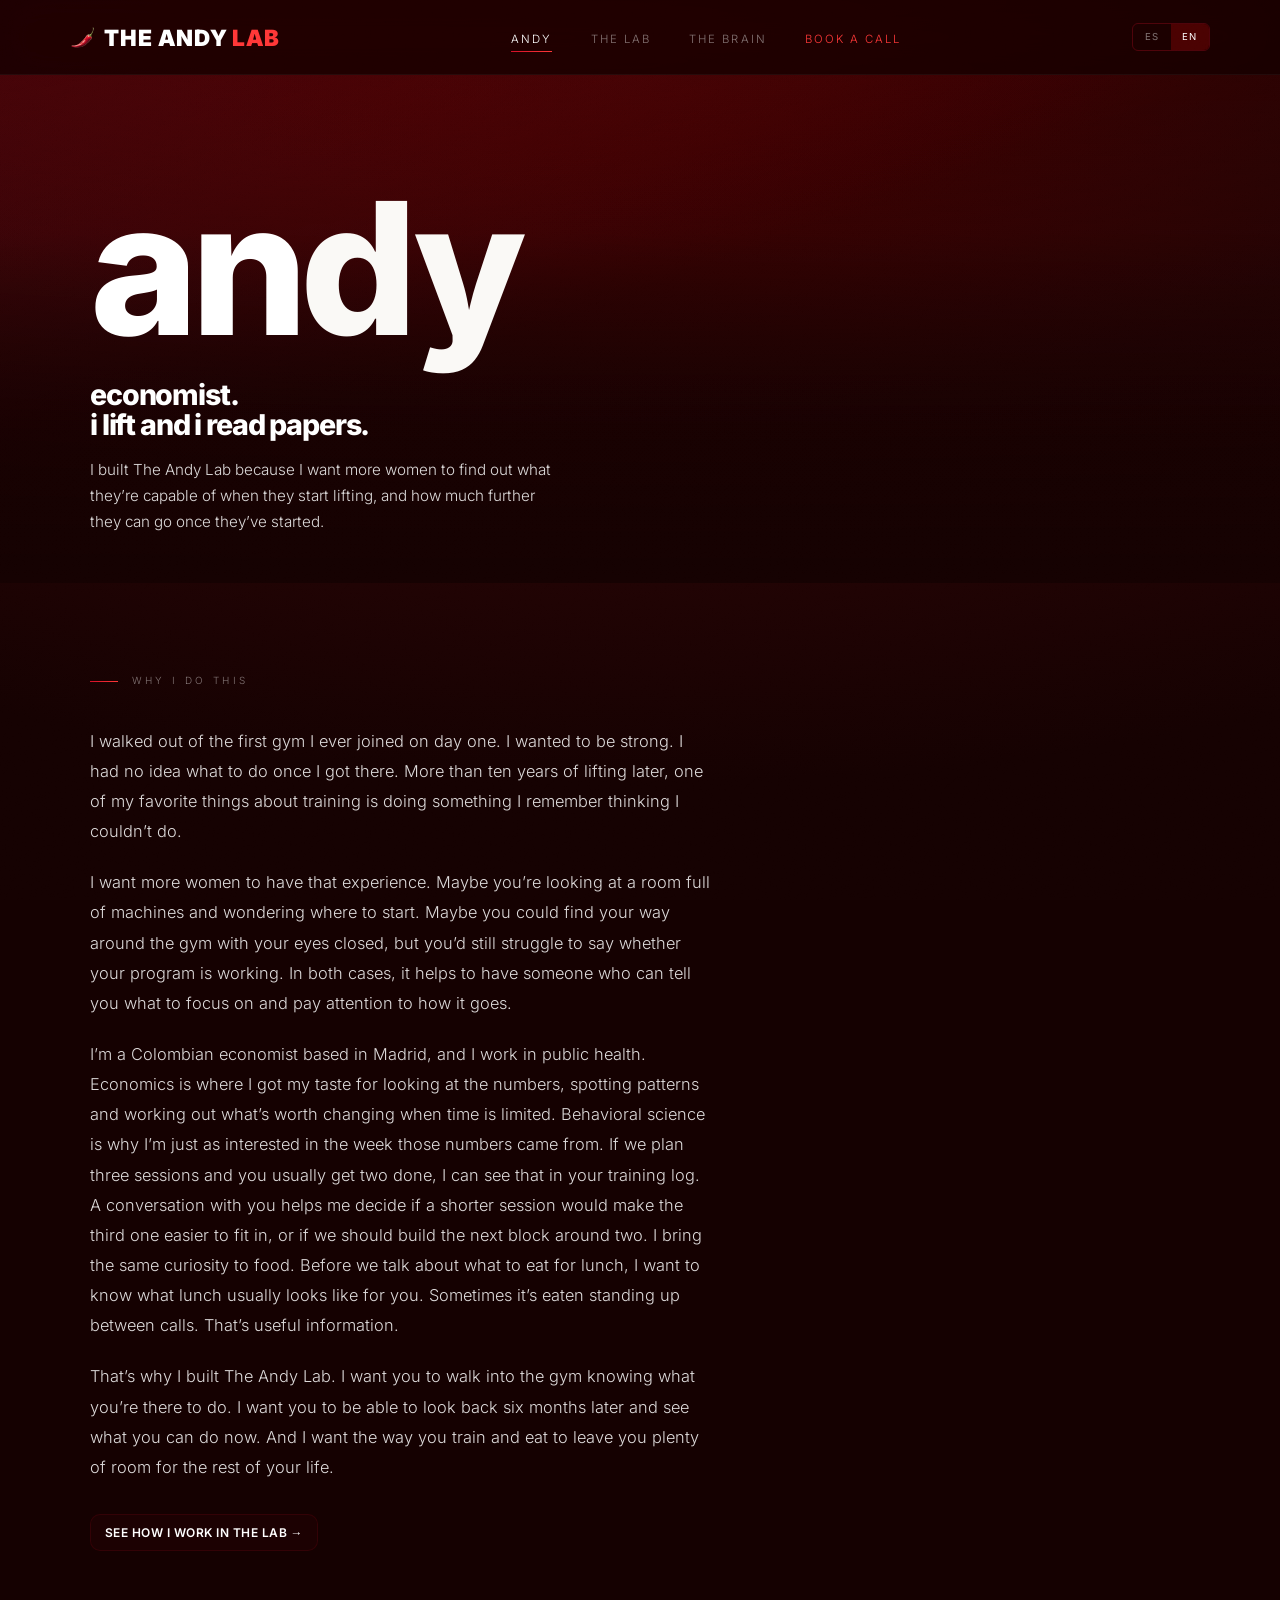
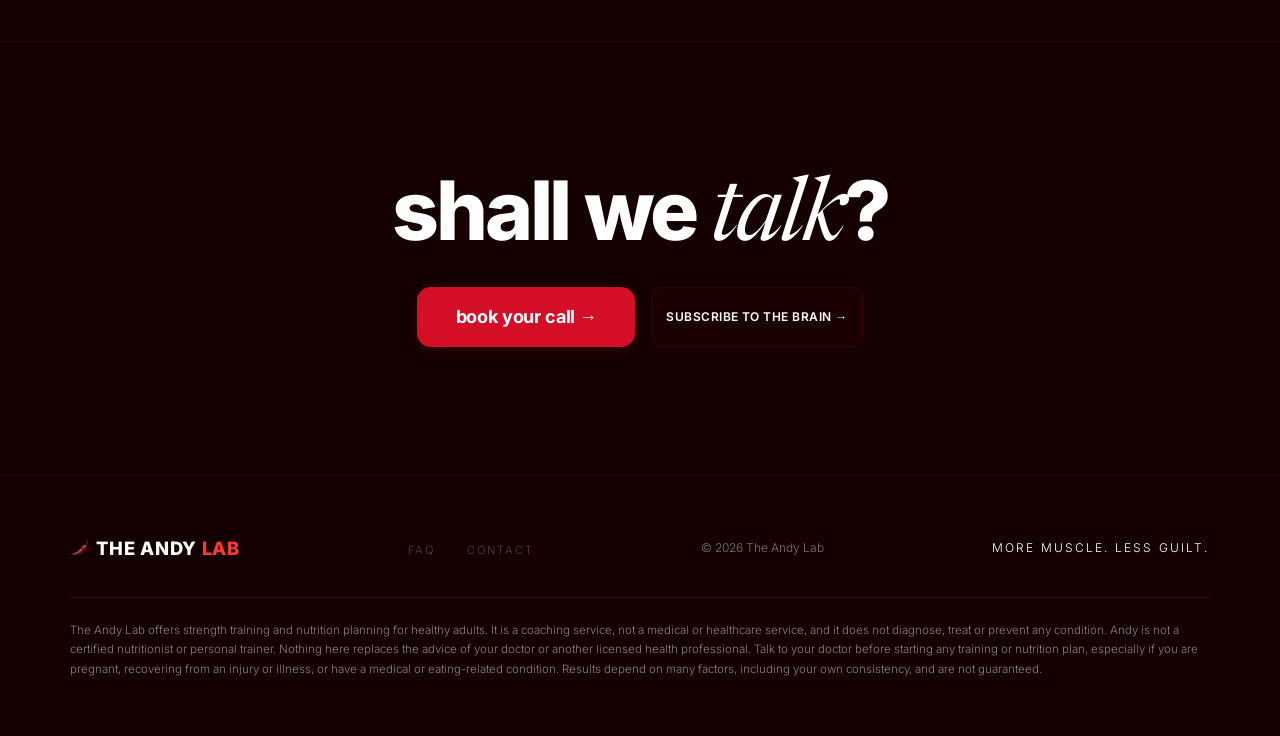
<file: manifesto.html>
<!DOCTYPE html><html lang="en"><head><meta charset="UTF-8"><title>The Andy Lab</title><meta http-equiv="refresh" content="0; url=andy.html#manifesto"><link rel="canonical" href="https://theandylab.com/andy.html"><meta name="robots" content="noindex"><script>var q=location.search;location.replace(q.indexOf('city=')>-1?'lab.html'+q+'#testimonials':(location.hash==='#testimonials'?'lab.html#testimonials':'andy.html#manifesto'));</script></head><body style="background:#150101;color:#fff;font-family:sans-serif;padding:2rem"><a href="andy.html#manifesto" style="color:#FF3737">andy.html</a></body></html>
</file>
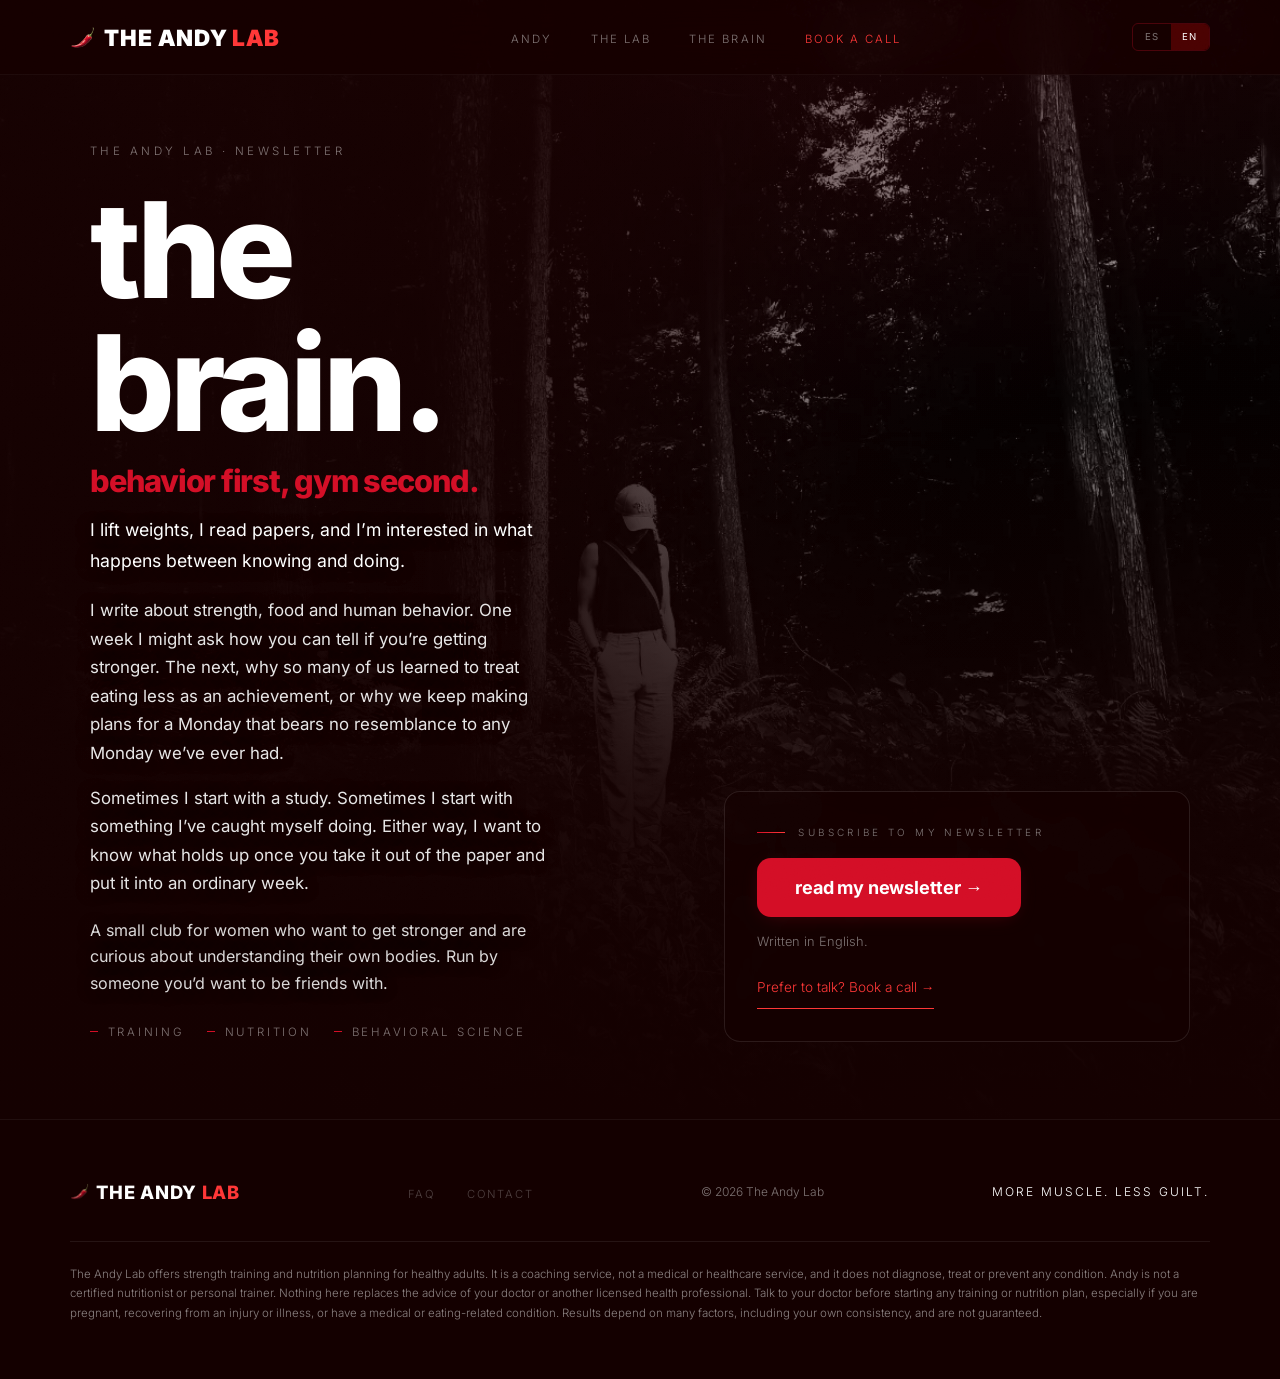
<file: newsletter.html>
<!DOCTYPE html>
<html lang="en">
<head>
<meta charset="UTF-8">
<meta name="viewport" content="width=device-width, initial-scale=1.0">
<title>The Brain — Newsletter — The Andy Lab</title>
<meta name="description" content="Mi cerebro, en tu bandeja de entrada. Músculo, comida, y por qué tu cerebro se niega a cooperar. Cada semana.">
<link rel="canonical" href="https://theandylab.com/newsletter.html">
<meta property="og:type" content="website">
<meta property="og:site_name" content="The Andy Lab">
<meta property="og:title" content="Newsletter — The Andy Lab">
<meta property="og:description" content="Mi cerebro, en tu bandeja de entrada. Músculo, comida, y por qué tu cerebro se niega a cooperar.">
<meta property="og:url" content="https://theandylab.com/newsletter.html">
<meta property="og:image" content="https://theandylab.com/assets/img/og-logo.png">
<meta name="twitter:card" content="summary_large_image">
<link rel="icon" href="assets/img/pepper.png">
<link href="https://fonts.googleapis.com/css2?family=Inter:wght@300;400;500;600;700;800;900&family=Newsreader:ital,opsz,wght@1,6..72,400&display=swap" rel="stylesheet">
<link rel="stylesheet" href="assets/site.css?v=20261026b">
<style>
.nl{position:relative;min-height:100svh;display:flex;align-items:flex-end;padding:clamp(7rem,11vw,10rem) var(--gut) clamp(3rem,6vw,5rem);overflow:hidden}
.nl-pic{position:absolute;inset:0;z-index:0}
.nl-pic img{width:100%;height:100%;object-fit:cover;object-position:50% 40%;filter:contrast(1.05) brightness(.85)}
.nl-pic::after{content:'';position:absolute;inset:0;background:linear-gradient(to top,rgba(21,1,1,1) 0%,rgba(21,1,1,.88) 28%,rgba(21,1,1,.2) 65%,rgba(21,1,1,.35) 100%),linear-gradient(160deg,rgba(212,14,38,.22),transparent 50%)}
.nl-pic::before{content:'';position:absolute;inset:0;z-index:1;background:linear-gradient(to right,rgba(21,1,1,.94) 0%,rgba(21,1,1,.82) 38%,rgba(21,1,1,.35) 58%,transparent 75%)}
.nl-sub,.nl-body p,.nl-club{text-shadow:0 1px 14px rgba(21,1,1,.9)}
@media(max-width:820px){.nl-pic::before{background:rgba(21,1,1,.55)}}
.nl-in{position:relative;z-index:2;width:100%;max-width:1100px;margin:0 auto;display:grid;grid-template-columns:minmax(0,1.1fr) minmax(0,.9fr);gap:clamp(2rem,5vw,5rem);align-items:end}
.nl-tag{font-size:.72rem;letter-spacing:.3em;text-transform:uppercase;color:var(--b50);margin-bottom:1.4rem}
.nl-title{font-family:'Inter',sans-serif;font-size:clamp(3.6rem,10.4vw,10.4rem);line-height:1;color:#fff;margin:0 0 1rem;font-weight:800;letter-spacing:-.04em;text-transform:lowercase}
.nl-hook{font-family:'Inter',sans-serif;font-size:clamp(1.28rem,2.4vw,2.08rem);color:var(--accent);margin:0 0 1.2rem;line-height:1;font-weight:800;letter-spacing:-.04em;text-transform:lowercase}
.nl-sub{font-size:clamp(1.1rem,1.3vw,1.25rem);font-weight:400;color:#fff;max-width:42ch;margin:0;line-height:1.75}
.nl-form-wrap{background:rgba(21,1,1,.55);border:1px solid rgba(255,255,255,.1);border-radius:16px;padding:clamp(1.4rem,2.5vw,2rem);backdrop-filter:blur(8px);-webkit-backdrop-filter:blur(8px)}
.nl-form-wrap .etiq{margin-bottom:1rem}
.nl-form iframe{width:100%;border:none;min-height:120px;display:block}
.nl-fine{font-size:.8rem;color:var(--b50);margin:.9rem 0 0;line-height:1.6}
.nl-fine a{color:var(--b70);text-decoration:none}
.nl-fine a:hover{color:#fff}
.nl-body{max-width:46ch;margin:1.2rem 0 0}.nl-body p{font-size:1.05rem;font-weight:400;color:rgba(255,255,255,.9);line-height:1.7;margin:0 0 1rem}
.nl-club{font-size:1rem;font-weight:400;color:rgba(255,255,255,.85);line-height:1.65;max-width:46ch;margin:1.2rem 0 0}
.nl-call{display:inline-block;margin-top:1rem;font-size:.85rem;color:var(--accent-bright);text-decoration:none;border-bottom:1px solid currentColor;padding:.5rem 0}
.nl-topics{display:flex;gap:1.4rem;flex-wrap:wrap;margin-top:1.6rem}
.nl-topic{font-size:.72rem;letter-spacing:.24em;text-transform:uppercase;color:var(--b50);display:flex;align-items:center;gap:.6rem}
.nl-topic::before{content:'';width:8px;height:1px;background:var(--accent)}
@media(max-width:820px){.nl-in{grid-template-columns:1fr;gap:1.8rem}.nl{align-items:flex-end}.nl-pic img{object-position:50% 30%}}
@media(max-width:560px){.nl{padding-top:6rem}.nl-title{font-size:clamp(4rem,22vw,5.5rem)}}
</style>
</head>
<body>

<nav>
  <a href="index.html" class="nav-logo"><img src="assets/img/pepper.png" class="logo-pepper" alt=""><span>The Andy <span style="color:#FF3737">Lab</span></span></a>
  <ul class="nav-links">
    <li><a href="andy.html">Andy</a></li>
    <li><a href="lab.html">THE Lab</a></li>
    <li><a href="newsletter.html">THE Brain</a></li>
    <li class="nav-cta-m"><a href="https://calendly.com/hello-theandylab/30min" target="_blank" rel="noopener"><span data-lang="es">Agendar llamada</span><span data-lang="en">Book a call</span></a></li>
  </ul>
  <div class="nav-right">
    <div class="lang-switch" role="group" aria-label="Language">
      <button type="button" data-setlang="es">ES</button>
      <button type="button" data-setlang="en">EN</button>
    </div>
    <button class="nav-toggle" type="button" aria-label="Menú" aria-expanded="false"><span></span><span></span><span></span></button>
  </div>
</nav>

<section class="nl">
  <div class="nl-pic"><img src="assets/img/andy-brain.webp" width="1200" height="1032" alt="" fetchpriority="high"></div>
  <div class="nl-in">
    <div>
      <div class="nl-tag">THE ANDY LAB · NEWSLETTER</div>
      <h1 class="nl-title">THE BRAIN.</h1>
      <p class="nl-hook">Behavior first, gym second.</p>
      <p class="nl-sub" data-lang="es">Levanto pesas, leo estudios y me da curiosidad todo lo que pasa entre saber algo y hacerlo.</p>
      <p class="nl-sub" data-lang="en">I lift weights, I read papers, and I’m interested in what happens between knowing and doing.</p>
      <div class="nl-body" data-lang="en"><p>I write about strength, food and human behavior. One week I might ask how you can tell if you’re getting stronger. The next, why so many of us learned to treat eating less as an achievement, or why we keep making plans for a Monday that bears no resemblance to any Monday we’ve ever had.</p><p>Sometimes I start with a study. Sometimes I start with something I’ve caught myself doing. Either way, I want to know what holds up once you take it out of the paper and put it into an ordinary week.</p></div>
      <div class="nl-body" data-lang="es"><p>Escribo sobre fuerza, comida y comportamiento. Una semana me pregunto cómo sabes si estás ganando fuerza. Otra, por qué aprendimos a ver comer menos como un logro. Y, de vez en cuando, por qué seguimos contando con que el próximo lunes, misteriosamente, nos va a sobrar el tiempo.</p><p>A veces parto de un estudio. Otras, de algo que me pillo haciendo a mí misma. Lo que me interesa es ver qué se sostiene cuando lo llevas a una semana cualquiera.</p></div>
      <p class="nl-club" data-lang="es">Un club pequeño para mujeres que quieren ser más fuertes y sienten curiosidad por entender su propio cuerpo. Lo lleva alguien a quien te gustaría tener de amiga.</p><p class="nl-club" data-lang="en">A small club for women who want to get stronger and are curious about understanding their own bodies. Run by someone you’d want to be friends with.</p>
      <div class="nl-topics">
        <span class="nl-topic" data-lang="es">Entrenamiento</span><span class="nl-topic" data-lang="es">Nutrición</span><span class="nl-topic" data-lang="es">Behavioral Science</span>
        <span class="nl-topic" data-lang="en">Training</span><span class="nl-topic" data-lang="en">Nutrition</span><span class="nl-topic" data-lang="en">Behavioral Science</span>
      </div>
    </div>
    <div class="nl-form-wrap">
      <span class="etiq"><span data-lang="es">Suscríbete a mi newsletter</span><span data-lang="en">Subscribe to my newsletter</span></span>
      <div class="nl-form"><a href="https://theandylab.substack.com/" target="_blank" rel="noopener" class="btn-p"><span data-lang="es">Lee mi newsletter →</span><span data-lang="en">Read my newsletter →</span></a></div>
      <p class="nl-fine" data-lang="es">La escribo en inglés.</p>
      <p class="nl-fine" data-lang="en">Written in English.</p>
      <a class="nl-call" href="https://calendly.com/hello-theandylab/30min" target="_blank" rel="noopener"><span data-lang="es">¿Prefieres hablar? Agenda una llamada →</span><span data-lang="en">Prefer to talk? Book a call →</span></a>
    </div>
  </div>
</section>

<footer class="site-footer">
  <a href="index.html" class="flogo"><img src="assets/img/pepper.png" class="flogo-pepper" alt=""><span style="color:#fff">The Andy <span style="color:#FF3737">Lab</span></span></a>
  <ul class="flinks">
    <li><a href="faq.html"><span data-lang="es">Preguntas frecuentes</span><span data-lang="en">FAQ</span></a></li>
    <li><a href="mailto:hello.theandylab@gmail.com"><span data-lang="es">Contacto</span><span data-lang="en">Contact</span></a></li>
  </ul>
  <span class="fcopy">© 2026 The Andy Lab</span>
  <span class="ftagline" data-lang="es">Más músculo. Menos culpa.</span>
  <span class="ftagline" data-lang="en">More muscle. Less guilt.</span>
  <p class="fdisc" data-lang="es" style="flex:0 0 100%;max-width:none;width:100%;margin:.6rem 0 0;padding-top:1.4rem;border-top:1px solid rgba(255,255,255,.08);font-size:.72rem;line-height:1.7;font-weight:300;color:rgba(255,255,255,.5);letter-spacing:0;text-transform:none">The Andy Lab ofrece entrenamiento de fuerza y planificación nutricional para adultos sanos. Es un servicio de coaching, no un servicio médico ni sanitario, y no diagnostica, trata ni previene ninguna enfermedad. Andy no es nutricionista ni entrenadora personal certificada. Nada de lo que aparece aquí sustituye el consejo de tu médico u otro profesional sanitario colegiado. Consulta con tu médico antes de empezar cualquier plan de entrenamiento o nutrición, sobre todo si estás embarazada, te recuperas de una lesión o enfermedad, o tienes una condición médica o relacionada con la alimentación. Los resultados dependen de muchos factores, entre ellos tu constancia, y no están garantizados.</p>
  <p class="fdisc" data-lang="en" style="flex:0 0 100%;max-width:none;width:100%;margin:.6rem 0 0;padding-top:1.4rem;border-top:1px solid rgba(255,255,255,.08);font-size:.72rem;line-height:1.7;font-weight:300;color:rgba(255,255,255,.5);letter-spacing:0;text-transform:none">The Andy Lab offers strength training and nutrition planning for healthy adults. It is a coaching service, not a medical or healthcare service, and it does not diagnose, treat or prevent any condition. Andy is not a certified nutritionist or personal trainer. Nothing here replaces the advice of your doctor or another licensed health professional. Talk to your doctor before starting any training or nutrition plan, especially if you are pregnant, recovering from an injury or illness, or have a medical or eating-related condition. Results depend on many factors, including your own consistency, and are not guaranteed.</p>
</footer>


<script src="assets/site.js?v=20261025b"></script>
</body>
</html>
</file>
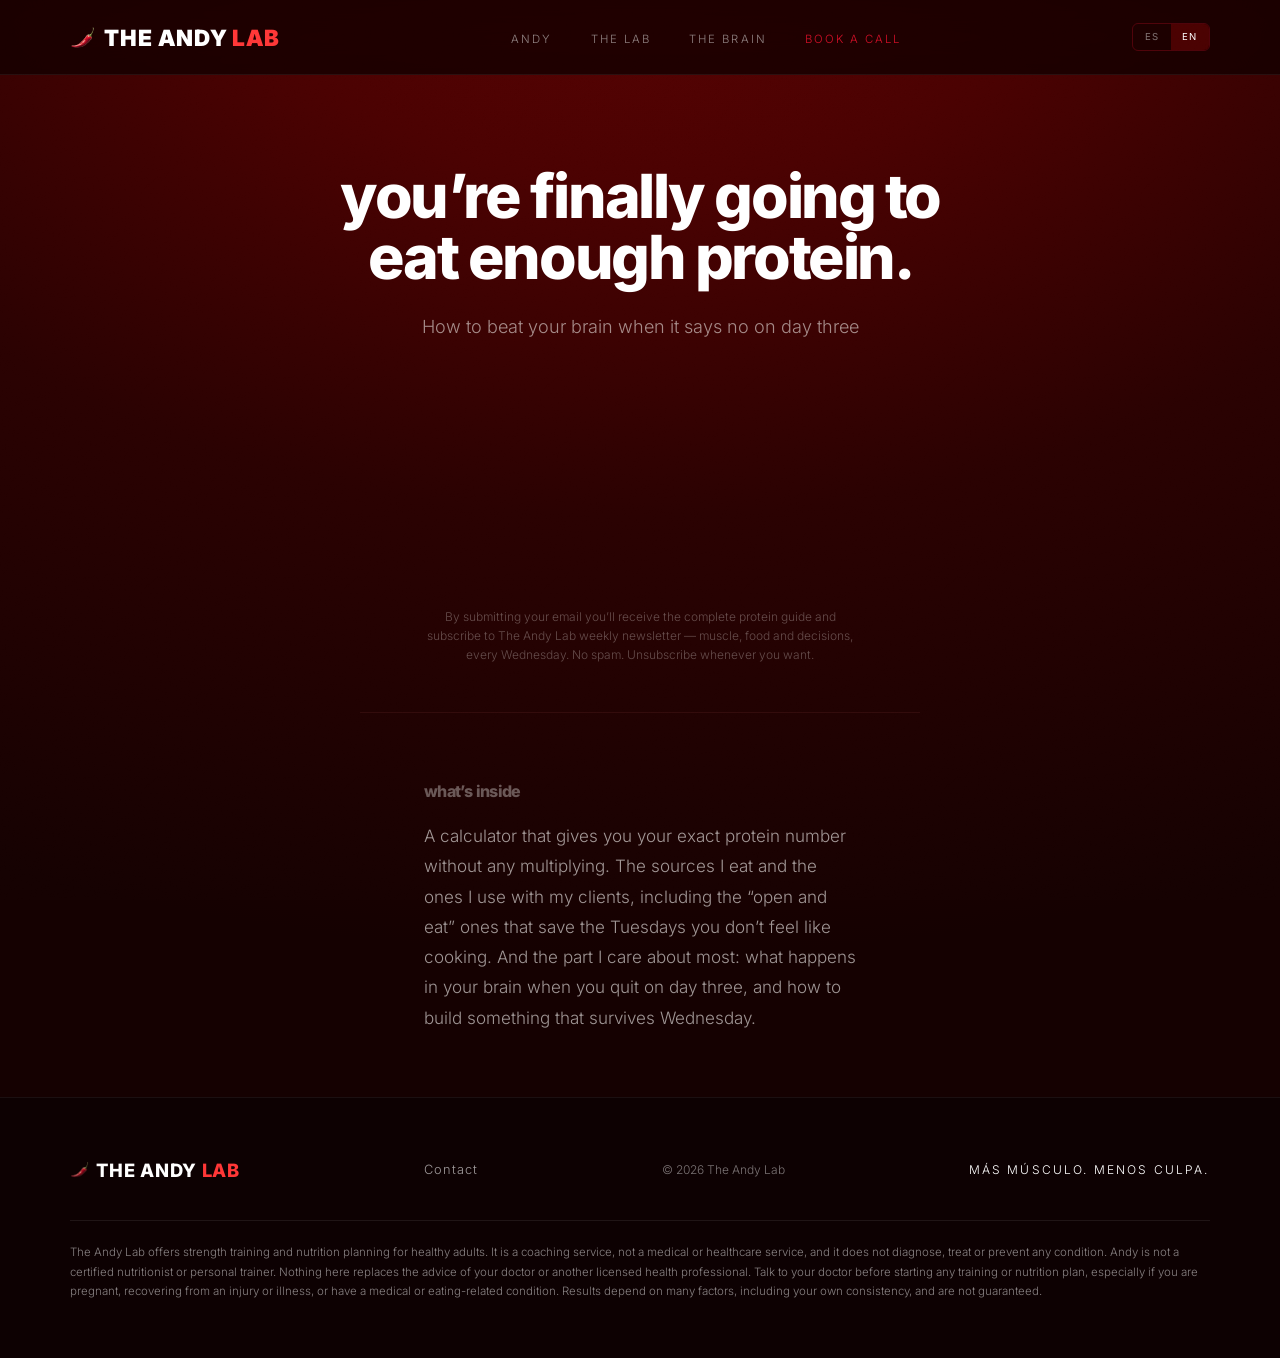
<file: proteina-leadmagnet.html>
<!DOCTYPE html>
<html lang="en">
<head>
<meta charset="UTF-8">
<meta name="viewport" content="width=device-width, initial-scale=1.0">
<title>Guía de Proteína — The Andy Lab</title>
<meta name="description" content="Tu número exacto de proteína. Mis fuentes reales. Y por qué al tercer día tu cerebro dice que no.">
<link rel="canonical" href="https://theandylab.com/proteina-guia.html">
<meta property="og:type" content="website">
<meta property="og:site_name" content="The Andy Lab">
<meta property="og:title" content="Guía de Proteína — The Andy Lab">
<meta property="og:description" content="Tu número exacto de proteína. Mis fuentes reales. Y por qué al tercer día tu cerebro dice que no.">
<meta property="og:url" content="https://theandylab.com/proteina-guia.html">
<meta property="og:image" content="https://theandylab.com/assets/img/hero-sheep.png">
<meta property="og:locale" content="es_ES">
<meta name="twitter:card" content="summary_large_image">
<link rel="icon" href="assets/img/pepper.png">
<link href="https://fonts.googleapis.com/css2?family=Inter:wght@300;400;500;600;700;800;900&family=Newsreader:ital,opsz,wght@1,6..72,400&display=swap" rel="stylesheet">
<link rel="stylesheet" href="assets/site.css?v=20261026b">
<style>
:root{--acc:#D40E26}
body{background:#150101;margin:0}
.lp{font-family:'Inter',sans-serif;font-weight:300;background:radial-gradient(125% 95% at 50% -8%,#5a0202 0%,#4a0101 26%,#2a0101 58%,#150101 100%) #150101;color:#FAF9F6;min-height:100vh;display:flex;flex-direction:column}
.lp-main{flex:1;display:flex;flex-direction:column;align-items:center;justify-content:center;padding:clamp(9rem,13vw,12rem) clamp(1.5rem,5vw,4rem) clamp(2rem,4vw,3rem);text-align:center}
.lp-h1{font-family:'Inter',sans-serif;font-size:clamp(30.4px,5.6vw,60.8px);line-height:1;color:#fff;margin:0;max-width:16ch;font-weight:800;letter-spacing:-.04em;text-transform:lowercase}
.lp-sub{font-size:clamp(15px,1.6vw,18px);color:rgba(250,249,246,.55);line-height:1.7;max-width:480px;margin:1.5rem auto 0}
.lp-form{width:100%;max-width:480px;margin:2.5rem auto 0}
.lp-form iframe{width:100%;border:none;min-height:200px}
.lp-consent{font-size:12px;color:rgba(250,249,246,.3);line-height:1.6;max-width:440px;margin:1rem auto 0;text-align:center}
.lp-context{width:100%;max-width:560px;margin:0 auto;padding:clamp(3rem,5vw,4rem) clamp(1.5rem,5vw,4rem);border-top:1px solid rgba(200,100,100,.1)}
.lp-context h2,.lp-context h2[data-lang]{font-family:'Inter',sans-serif;font-size:clamp(12.8px,1.6vw,16px);color:rgba(250,249,246,.35);margin:0 0 1rem;font-weight:800;letter-spacing:-.04em;text-transform:lowercase}
.lp-context p{font-size:clamp(15px,1.4vw,17px);color:rgba(250,249,246,.6);line-height:1.78}
nav{background:rgba(21,1,1,0.85)!important;border-bottom:1px solid rgba(255,255,255,.06)!important}
nav.scrolled{background:rgba(21,1,1,0.95)!important}
.nav-logo{color:#fff!important}
.nav-links a{color:rgba(255,255,255,.5)!important}
.nav-links a:hover,.nav-links a.active{color:#fff!important}
.nav-cta-m a{color:var(--acc)!important}
.nav-toggle span{background:#fff!important}
.nav-links-brain{color:var(--acc)!important}
@media(max-width:1040px){.nav-links{background:rgba(21,1,1,0.98)!important}}
</style>
</head>
<body>

<nav>
  <a href="index.html" class="nav-logo"><img src="assets/img/pepper.png" class="logo-pepper" alt=""><span>The Andy <span style="color:#FF3737">Lab</span></span></a>
  <ul class="nav-links">
    <li><a href="andy.html">Andy</a></li>
    <li><a href="lab.html">THE Lab</a></li>
    <li><a href="newsletter.html">THE Brain</a></li>
    <li class="nav-cta-m"><a href="https://calendly.com/hello-theandylab/30min" target="_blank" rel="noopener"><span data-lang="es">Agendar llamada</span><span data-lang="en">Book a call</span></a></li>
  </ul>
  <div class="nav-right">
    <div class="lang-switch" role="group" aria-label="Language"><button type="button" data-setlang="es">ES</button><button type="button" data-setlang="en">EN</button></div>
    <button class="nav-toggle" type="button" aria-label="Menú" aria-expanded="false"><span></span><span></span><span></span></button>
  </div>
</nav>

<div class="lp">
  <div class="lp-main">
    <h1 class="lp-h1" data-lang="es">Por fin vas a comer suficiente proteína.</h1><h1 class="lp-h1" data-lang="en">You’re finally going to eat enough protein.</h1>
    <p class="lp-sub" data-lang="es">Cómo ganarle a tu cerebro cuando dice que no al tercer día</p><p class="lp-sub" data-lang="en">How to beat your brain when it says no on day three</p>

    <div class="lp-form">
      <iframe data-tally-src="https://tally.so/embed/9qYKDV?alignLeft=1&hideTitle=1&transparentBackground=1&dynamicHeight=1" loading="lazy" width="100%" height="200" frameborder="0" marginheight="0" marginwidth="0" title="Guía de Proteína"></iframe>
      <script>var d=document,w="https://tally.so/widgets/embed.js",v=function(){"undefined"!=typeof Tally?Tally.loadEmbeds():d.querySelectorAll("iframe[data-tally-src]:not([src])").forEach((function(e){e.src=e.dataset.tallySrc}))};if("undefined"!=typeof Tally)v();else if(d.querySelector('script[src="'+w+'"]')==null){var s=d.createElement("script");s.src=w;s.onload=v;s.onerror=v;d.body.appendChild(s)}</script>
      <p class="lp-consent" data-lang="es">Al enviar tu email recibirás la guía de proteína completa y te suscribirás al newsletter semanal de The Andy Lab — músculo, comida y decisiones, cada miércoles. Sin spam. Te puedes dar de baja cuando quieras.</p><p class="lp-consent" data-lang="en">By submitting your email you’ll receive the complete protein guide and subscribe to The Andy Lab weekly newsletter — muscle, food and decisions, every Wednesday. No spam. Unsubscribe whenever you want.</p>
    </div>
  </div>

  <div class="lp-context">
    <h2 data-lang="es">Qué hay dentro</h2><h2 data-lang="en">What’s inside</h2>
    <p data-lang="es">Una calculadora que te da tu número exacto de proteína sin que multipliques nada. Las fuentes que yo como y las que uso con mis clientas, incluyendo las de "abro y como" que salvan los martes sin ganas de cocinar. Y la parte que me importa más: qué pasa en tu cerebro cuando abandonas al tercer día y cómo montar algo que aguante el miércoles.</p><p data-lang="en">A calculator that gives you your exact protein number without any multiplying. The sources I eat and the ones I use with my clients, including the “open and eat” ones that save the Tuesdays you don’t feel like cooking. And the part I care about most: what happens in your brain when you quit on day three, and how to build something that survives Wednesday.</p>
  </div>
</div>

<footer class="site-footer" style="background:#0d0102;border-top:1px solid rgba(255,255,255,.06)">
  <a href="index.html" class="flogo"><img src="assets/img/pepper.png" class="flogo-pepper" alt=""><span style="color:#fff">The Andy <span style="color:#FF3737">Lab</span></span></a>
  <a class="fcontact" href="mailto:hello.theandylab@gmail.com"><span data-lang="es">Contacto</span><span data-lang="en">Contact</span></a>
  <span class="fcopy">© 2026 The Andy Lab</span>
  <span class="ftagline">Más músculo. Menos culpa.</span>
  <p class="fdisc" data-lang="es" style="flex:0 0 100%;max-width:none;width:100%;margin:.6rem 0 0;padding-top:1.4rem;border-top:1px solid rgba(255,255,255,.08);font-size:.72rem;line-height:1.7;font-weight:300;color:rgba(255,255,255,.5);letter-spacing:0;text-transform:none">The Andy Lab ofrece entrenamiento de fuerza y planificación nutricional para adultos sanos. Es un servicio de coaching, no un servicio médico ni sanitario, y no diagnostica, trata ni previene ninguna enfermedad. Andy no es nutricionista ni entrenadora personal certificada. Nada de lo que aparece aquí sustituye el consejo de tu médico u otro profesional sanitario colegiado. Consulta con tu médico antes de empezar cualquier plan de entrenamiento o nutrición, sobre todo si estás embarazada, te recuperas de una lesión o enfermedad, o tienes una condición médica o relacionada con la alimentación. Los resultados dependen de muchos factores, entre ellos tu constancia, y no están garantizados.</p>
  <p class="fdisc" data-lang="en" style="flex:0 0 100%;max-width:none;width:100%;margin:.6rem 0 0;padding-top:1.4rem;border-top:1px solid rgba(255,255,255,.08);font-size:.72rem;line-height:1.7;font-weight:300;color:rgba(255,255,255,.5);letter-spacing:0;text-transform:none">The Andy Lab offers strength training and nutrition planning for healthy adults. It is a coaching service, not a medical or healthcare service, and it does not diagnose, treat or prevent any condition. Andy is not a certified nutritionist or personal trainer. Nothing here replaces the advice of your doctor or another licensed health professional. Talk to your doctor before starting any training or nutrition plan, especially if you are pregnant, recovering from an injury or illness, or have a medical or eating-related condition. Results depend on many factors, including your own consistency, and are not guaranteed.</p>
</footer>

<script src="assets/site.js?v=20261025b"></script>
</body>
</html>
</file>
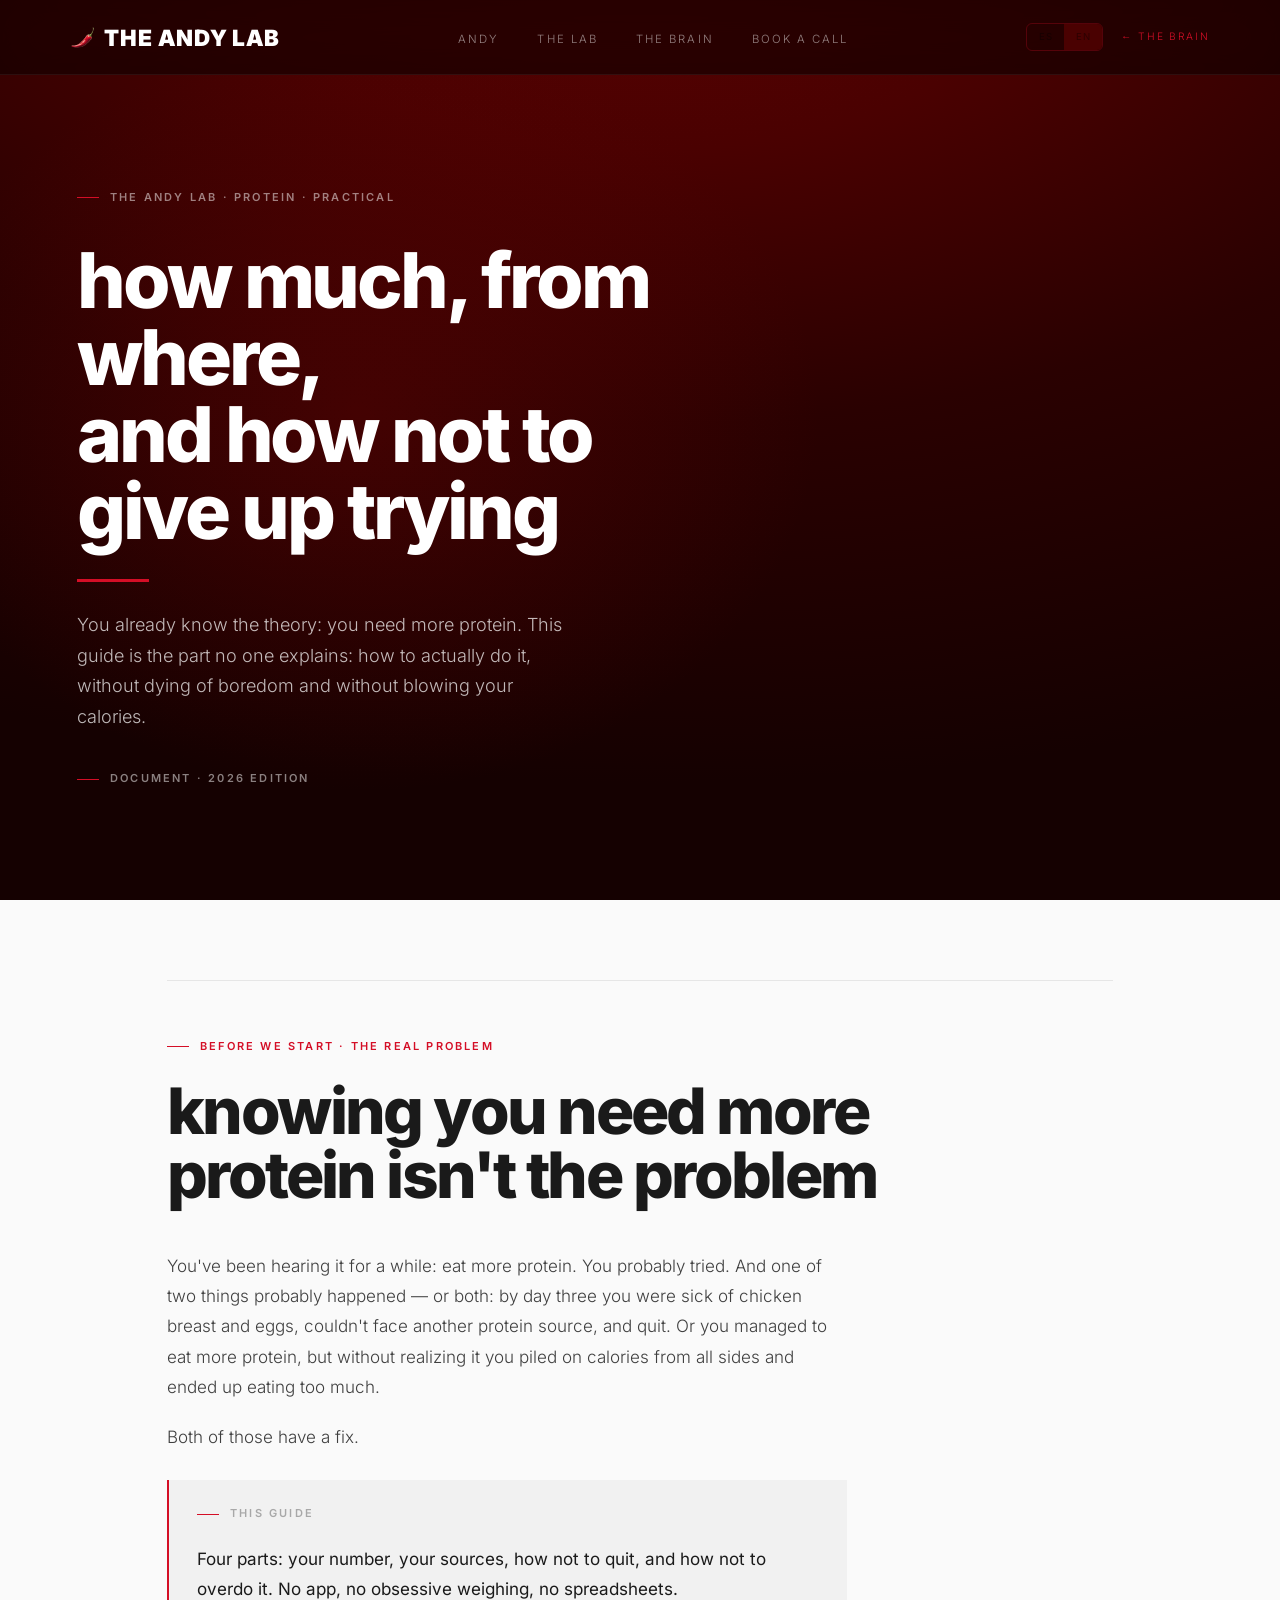
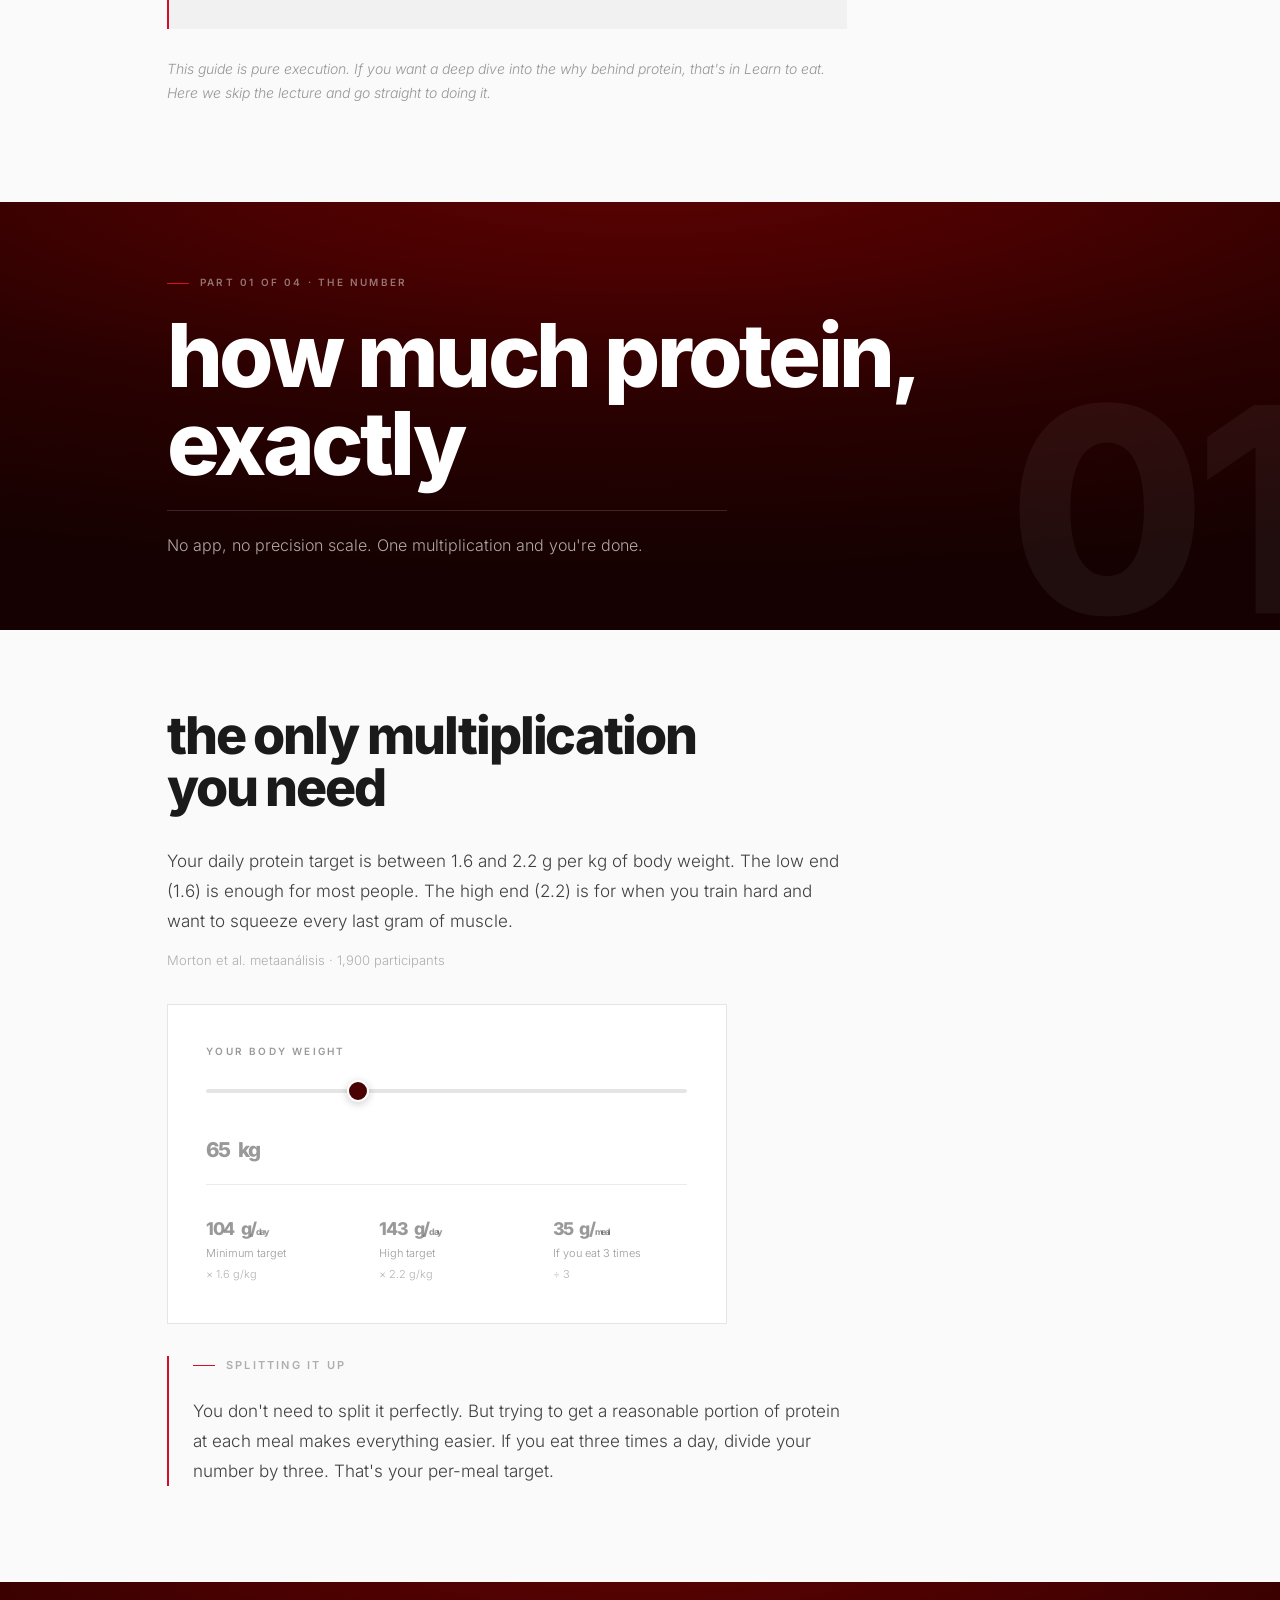
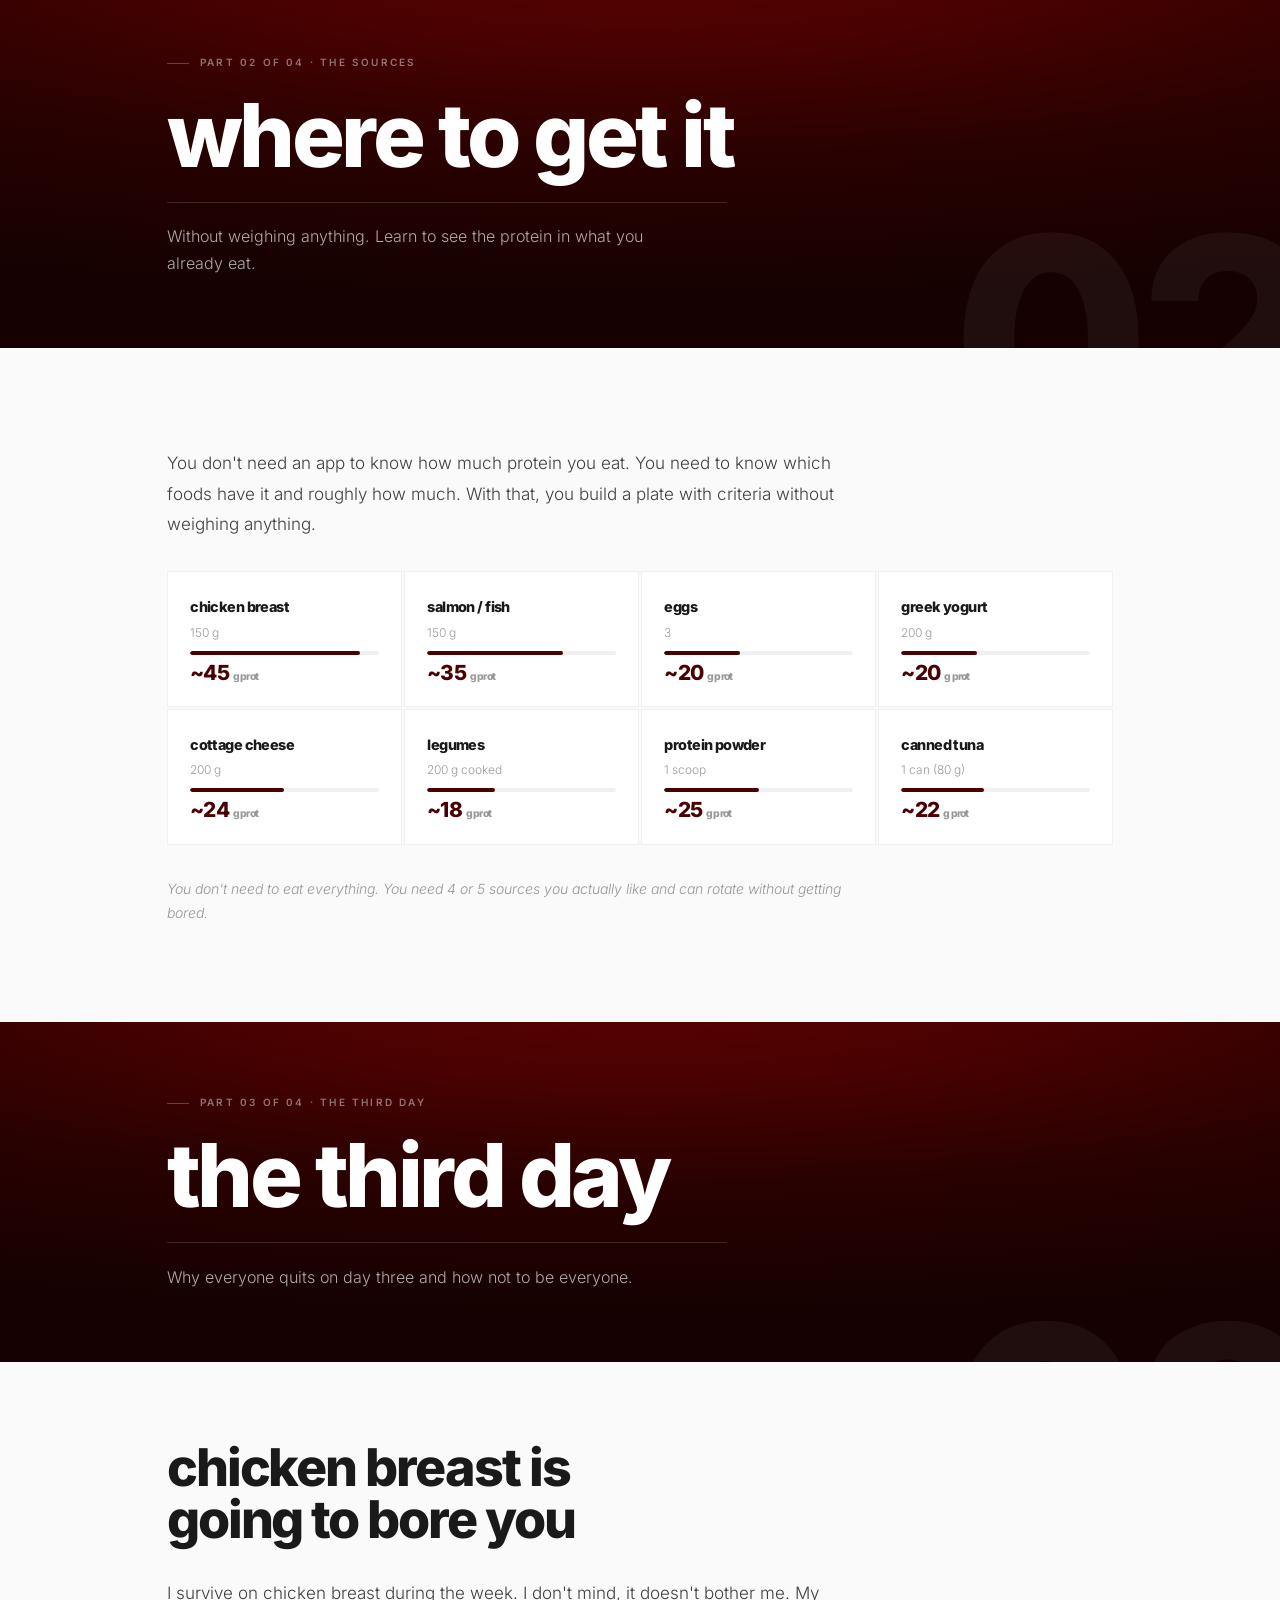
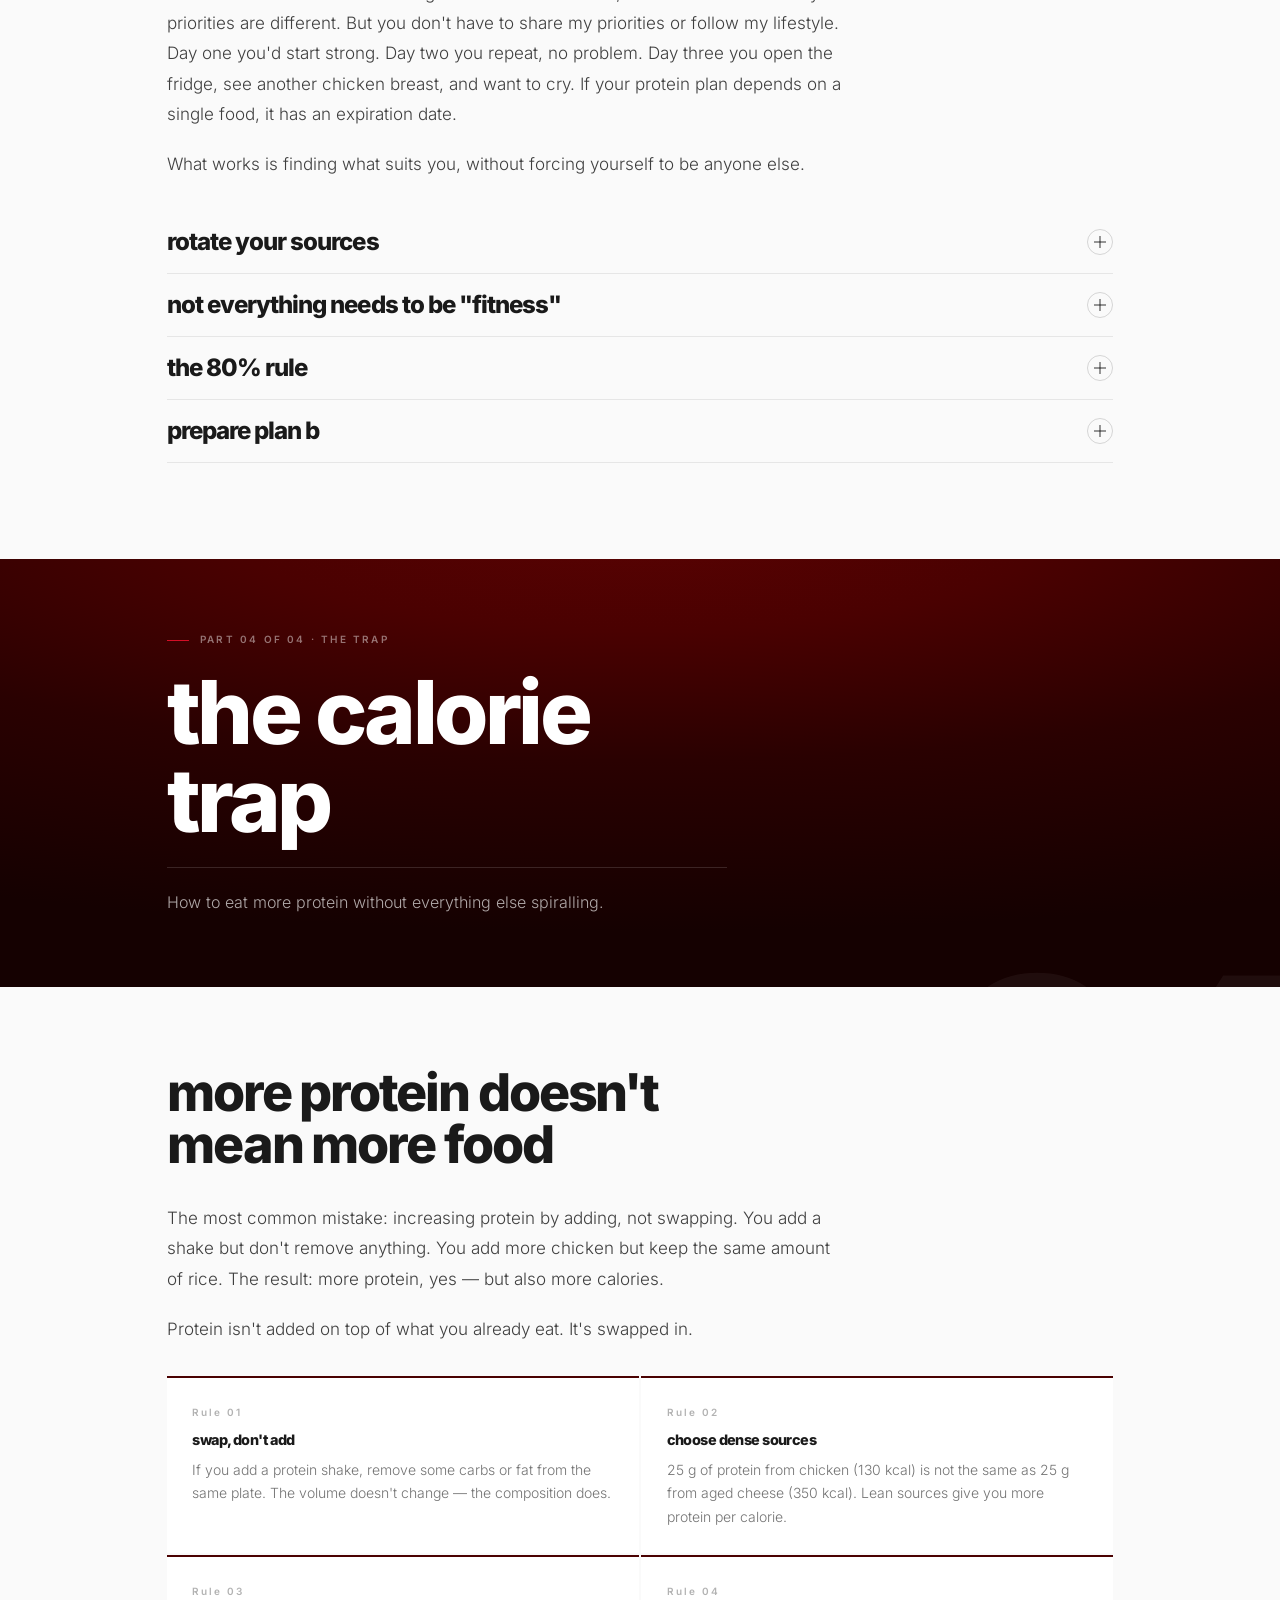
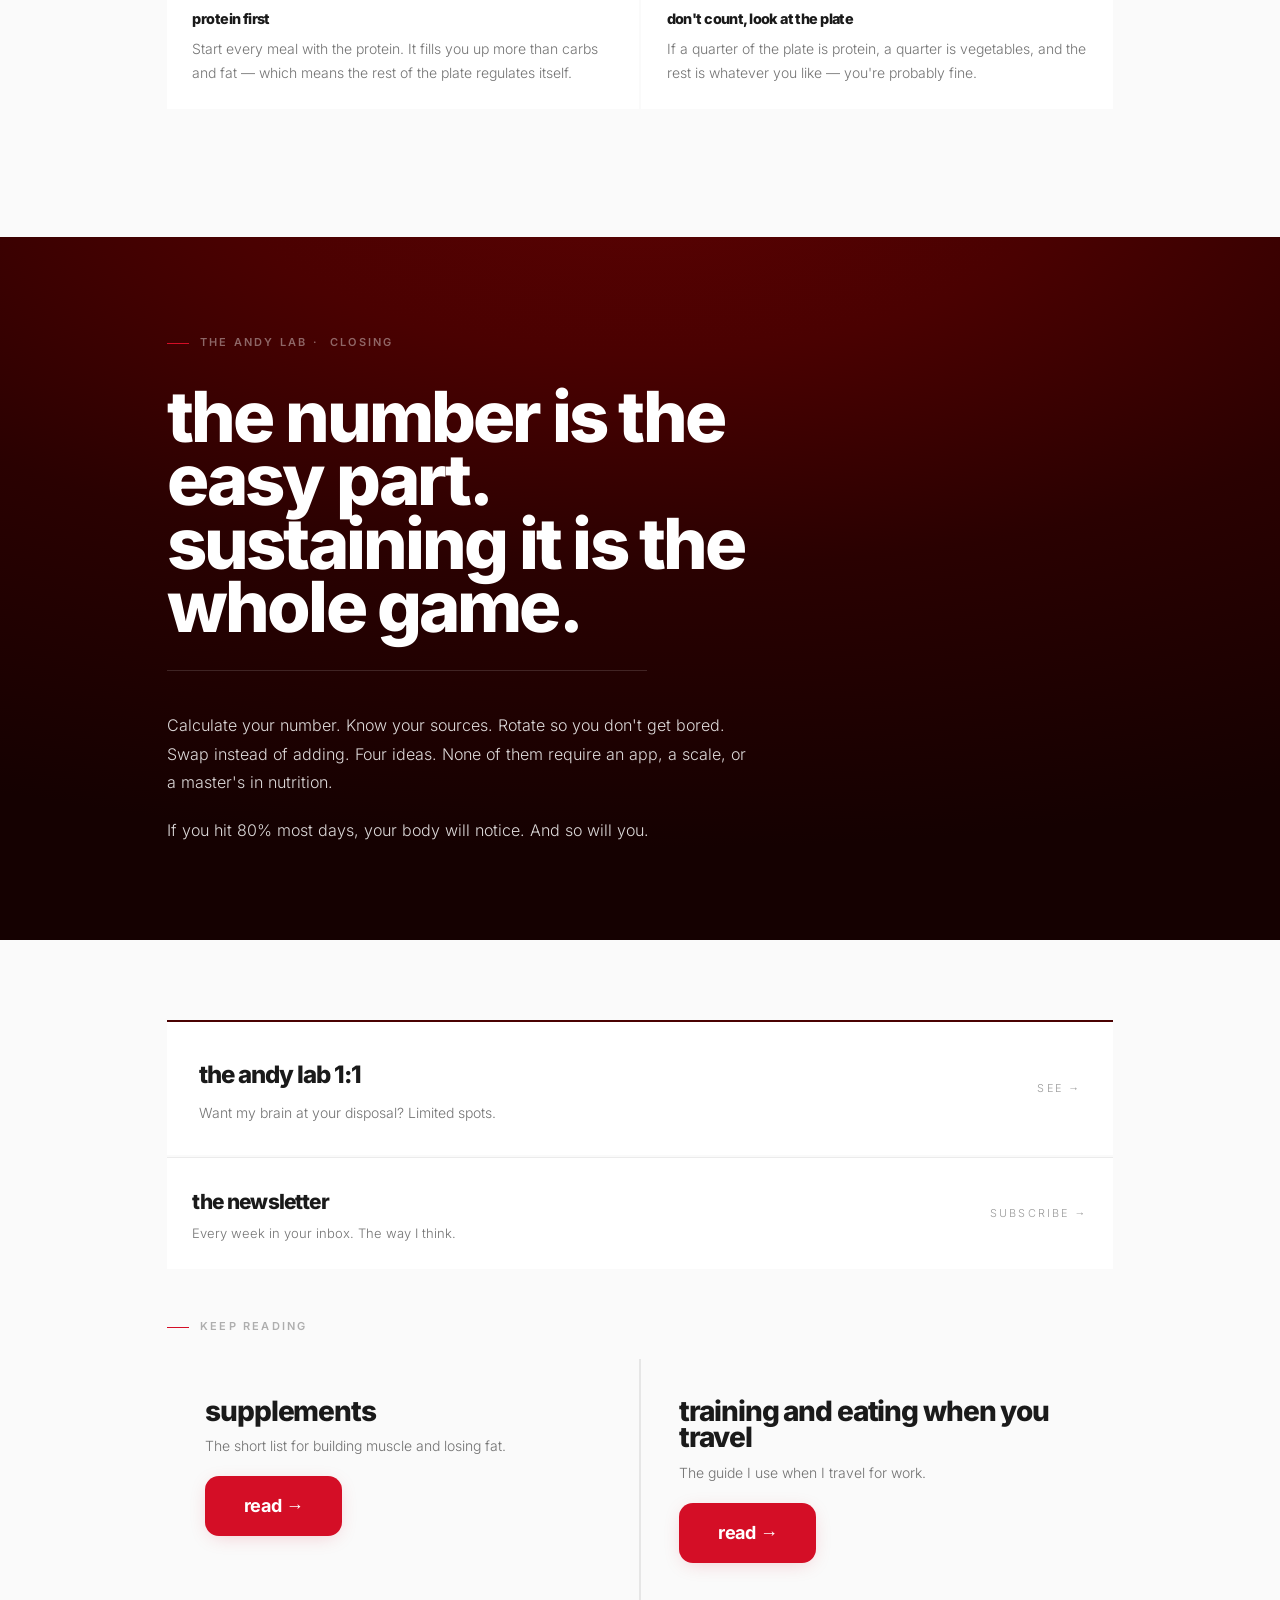
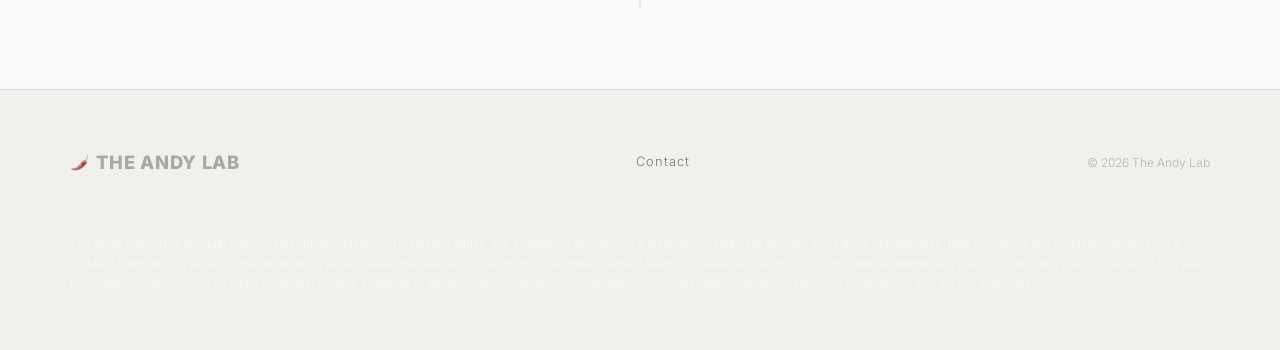
<file: proteina.html>
<!DOCTYPE html>
<html lang="en">
<head>
<meta charset="UTF-8">
<meta name="viewport" content="width=device-width, initial-scale=1.0">
<title>Proteína — The Andy Lab</title>
<meta name="description" content="Cuánta proteína necesitas, de dónde sacarla, y cómo no rendirte en el intento.">
<link rel="canonical" href="https://theandylab.com/proteina.html">
<meta property="og:type" content="article">
<meta property="og:site_name" content="The Andy Lab">
<meta property="og:title" content="Proteína — The Andy Lab">
<meta property="og:url" content="https://theandylab.com/proteina.html">
<meta property="og:image" content="https://theandylab.com/assets/img/hero-sheep.png">
<meta property="og:locale" content="es_ES">
<meta name="twitter:card" content="summary_large_image">
<link rel="icon" href="assets/img/pepper.png">
<link href="https://fonts.googleapis.com/css2?family=Inter:wght@300;400;500;600;700;800;900&family=Newsreader:ital,opsz,wght@1,6..72,400&display=swap" rel="stylesheet">
<link rel="stylesheet" href="assets/site.css?v=20261026b">
<style>
.g{--ink:#1a1a1a;--ink70:rgba(0,0,0,.75);--ink55:rgba(0,0,0,.55);--ink40:rgba(0,0,0,.4);--ink30:rgba(0,0,0,.3);--paper:#fafafa;--burgd:#4a0101;--acc:#d40e26;font-family:'Inter',sans-serif;font-weight:300}
.g .wrap{max-width:1100px;margin:0 auto;padding:0 clamp(2.5rem,6vw,6rem)}
.g section{position:relative;overflow:hidden}
.g .rule{height:1px;background:rgba(0,0,0,.08)}
.g .pad{padding-top:clamp(3.5rem,7vw,5rem);padding-bottom:clamp(3.5rem,7vw,5rem)}
.g .kicker{display:flex;align-items:center;gap:.7rem;font-size:11px;font-weight:600;letter-spacing:.2em;text-transform:uppercase;color:var(--ink30);margin-bottom:1.4rem}
.g .kicker::before{content:'';width:22px;height:1px;background:var(--acc);flex:none}
.g .kicker.red{color:var(--acc)}
.g h1{font-family:'Inter',sans-serif;font-size:clamp(41.6px,6.4vw,76.8px);color:var(--burgd);line-height:1;margin:0;font-weight:800;letter-spacing:-.04em;text-transform:lowercase}
.g h2{font-family:'Inter',sans-serif;line-height:1;margin:0;color:var(--ink);font-weight:800;letter-spacing:-.04em;text-transform:lowercase}
.g h3{font-family:'Inter',sans-serif;line-height:1;margin:0;color:var(--ink);font-weight:800;letter-spacing:-.04em;text-transform:lowercase}
.g p{line-height:1.78;color:var(--ink70);margin:0;font-size:17px}
.g .quote{font-size:17px;color:rgba(0,0,0,.78);line-height:1.65;border-left:2px solid var(--acc);padding-left:20px;font-style:italic;max-width:520px}
.g .dash{width:72px;height:3px;background:var(--acc)}

.g .cover{min-height:100vh;display:flex;flex-direction:column;background:radial-gradient(125% 95% at 50% -8%,#5a0202 0%,#4a0101 26%,#2a0101 58%,#150101 100%) #150101;align-items:flex-start;justify-content:center;padding:clamp(8rem,12vw,10rem) clamp(2.5rem,6vw,6rem) clamp(3rem,6vw,5rem)}
.g .cover::before{content:'';position:absolute;inset:0;background:radial-gradient(ellipse 60% 70% at 28% 46%,rgba(94,3,3,.5) 0%,transparent 60%);pointer-events:none}
.g .cover-inner{max-width:620px;position:relative;z-index:1}
.g .cover h1{color:#fff}
.g .cover .sub{font-size:clamp(16px,1.8vw,18px);color:rgba(255,255,255,.72);line-height:1.72;max-width:500px}
.g .cover .kicker{color:rgba(255,255,255,.5);font-size:11px}
.g .cover .quote{color:rgba(255,255,255,.85)}

.g .side{display:flex;align-items:center;gap:14px;margin-bottom:28px}
.g .side .lbl{font-size:10px;font-weight:600;letter-spacing:.22em;text-transform:uppercase;color:var(--ink40);line-height:1.5}
.g .side .tick{width:24px;height:2px;background:var(--acc)}
.g .body{max-width:680px}
.g .body p+p{margin-top:20px}

.g .part{background:radial-gradient(125% 95% at 50% -8%,#5a0202 0%,#4a0101 26%,#2a0101 58%,#150101 100%) #150101;color:#fff;padding:clamp(3.5rem,7vw,4.5rem) 0;margin-top:16px}
.g .part::before{content:none}
.g .part .big{position:absolute;right:-30px;top:50%;transform:translateY(-50%);font-family:'Inter',sans-serif;font-size:clamp(144px,22.4vw,288px);color:rgba(255,255,255,.05);line-height:1;user-select:none;pointer-events:none;font-weight:800;letter-spacing:-.04em;text-transform:lowercase}
.g .part .k{display:flex;align-items:center;gap:.7rem;font-size:10px;font-weight:600;letter-spacing:.22em;text-transform:uppercase;color:rgba(255,255,255,.45);margin-bottom:1.2rem}
.g .part .k::before{content:'';width:22px;height:1px;background:var(--acc);flex:none}
.g .part h2{color:#fff;font-size:clamp(48px,7vw,88px);margin-bottom:1.4rem}
.g .part .hr{height:1px;background:rgba(255,255,255,.14);margin-bottom:1.3rem;max-width:560px}
.g .part .sub{font-size:16px;color:rgba(255,255,255,.66);line-height:1.65;max-width:520px}

.g .box{border-left:2px solid rgba(0,0,0,.15);padding-left:24px}
.g .box.accent{border-left-color:var(--acc)}
.g .box-fill{background:rgba(0,0,0,.035);border-left:2px solid rgba(0,0,0,.12);padding:24px 28px}
.g .box-fill.accent{border-left-color:var(--acc)}

.calc-wrap{background:#fff;border:1px solid rgba(0,0,0,.1);padding:clamp(1.5rem,3vw,2.5rem);max-width:560px;margin:2rem 0}
.calc-wrap label{font-size:10px;font-weight:600;letter-spacing:.22em;text-transform:uppercase;color:var(--ink40);display:block;margin-bottom:12px}
.calc-slider{width:100%;-webkit-appearance:none;appearance:none;height:4px;background:rgba(0,0,0,.1);border-radius:2px;outline:none;margin:8px 0 4px}
.calc-slider::-webkit-slider-thumb{-webkit-appearance:none;width:22px;height:22px;border-radius:50%;background:var(--burgd);cursor:pointer;border:2px solid #fff;box-shadow:0 2px 8px rgba(0,0,0,.2)}
.calc-slider::-moz-range-thumb{width:22px;height:22px;border-radius:50%;background:var(--burgd);cursor:pointer;border:2px solid #fff;box-shadow:0 2px 8px rgba(0,0,0,.2)}
.calc-weight{font-family:'Inter',sans-serif;font-size:clamp(35.2px,4vw,51.2px);color:var(--burgd);line-height:1;margin:12px 0 4px;font-weight:800;letter-spacing:-.04em;text-transform:lowercase}
.calc-weight span{font-size:.4em;color:var(--ink40)}
.calc-result{display:flex;gap:clamp(1.5rem,3vw,3rem);margin-top:20px;padding-top:20px;border-top:1px solid rgba(0,0,0,.08)}
.calc-col{flex:1}
.calc-num{font-family:'Inter',sans-serif;font-size:clamp(22.4px,2.8vw,35.2px);line-height:1;color:var(--ink);font-weight:800;letter-spacing:-.04em;text-transform:lowercase}
.calc-num span{font-size:.5em;color:var(--ink40)}
.calc-label{font-size:11px;color:var(--ink40);margin-top:4px}
.calc-range{font-size:11px;color:var(--ink30);margin-top:2px}

.source-grid{display:grid;grid-template-columns:repeat(auto-fill,minmax(220px,1fr));gap:2px;margin:2rem 0}
.source-card{background:#fff;border:1px solid rgba(0,0,0,.06);padding:clamp(1rem,2vw,1.4rem);transition:transform .2s,box-shadow .2s}
.source-card:hover{transform:translateY(-2px);box-shadow:0 6px 20px rgba(0,0,0,.06)}
.source-name{font-family:'Inter',sans-serif;font-size:14.4px;color:var(--ink);margin-bottom:2px;font-weight:800;letter-spacing:-.04em;text-transform:lowercase}
.source-amount{font-size:12px;color:var(--ink40);margin-bottom:8px}
.source-bar-wrap{height:4px;background:rgba(0,0,0,.06);border-radius:2px;overflow:hidden}
.source-bar{height:100%;background:var(--burgd);border-radius:2px;transition:width .6s cubic-bezier(.22,1,.36,1)}
.source-grams{font-family:'Inter',sans-serif;font-size:20.8px;color:var(--burgd);margin-top:8px;line-height:1;font-weight:800;letter-spacing:-.04em;text-transform:lowercase}
.source-grams span{font-size:.5em;color:var(--ink40)}

.expand-trigger{display:flex;align-items:center;justify-content:space-between;cursor:pointer;padding:18px 0;border-bottom:1px solid rgba(0,0,0,.08);transition:color .2s;gap:12px}
.expand-trigger:hover{color:var(--ink)}
.expand-trigger h3{font-size:clamp(18px,2.2vw,24px);color:var(--ink);pointer-events:none}
.expand-icon{width:26px;height:26px;border-radius:50%;border:1px solid rgba(0,0,0,.15);display:flex;align-items:center;justify-content:center;flex-shrink:0;transition:transform .3s,background .3s}
.expand-icon svg{width:12px;height:12px;stroke:var(--ink40);stroke-width:2;fill:none;transition:stroke .3s}
.expand-trigger.open .expand-icon{transform:rotate(45deg);background:var(--burgd);border-color:var(--burgd)}
.expand-trigger.open .expand-icon svg{stroke:#fff}
.expand-body{max-height:0;overflow:hidden;transition:max-height .5s cubic-bezier(.22,1,.36,1)}
.expand-body.open{max-height:2000px}
.expand-inner{padding:20px 0 20px 16px}
.expand-inner p+p{margin-top:14px}

.tip-grid{display:grid;grid-template-columns:1fr 1fr;gap:2px;margin:2rem 0}
.tip{background:#fff;border-top:2px solid var(--burgd);padding:clamp(1.2rem,2vw,1.8rem);transition:transform .2s}
.tip:hover{transform:translateY(-2px)}
.tip-num{font-size:10px;font-weight:600;letter-spacing:.2em;color:var(--ink30);margin-bottom:6px}
.tip-title{font-family:'Inter',sans-serif;font-size:14.4px;color:var(--ink);margin-bottom:6px;font-weight:800;letter-spacing:-.04em;text-transform:lowercase}
.tip p{font-size:14px;color:var(--ink55);line-height:1.65}

.g .closing{background:radial-gradient(125% 95% at 50% -8%,#5a0202 0%,#4a0101 26%,#2a0101 58%,#150101 100%) #150101;color:#fff;padding:clamp(5rem,9vw,6rem) 0;margin-top:16px}
.g .closing::before{content:none}
.g .closing h2{color:#fff;font-size:clamp(40px,5.5vw,72px);line-height:.9;margin-bottom:2rem;max-width:680px}
.g .closing .hr{height:1px;background:rgba(255,255,255,.14);margin-bottom:2.5rem;max-width:480px}
.g .closing .gp-final{font-size:16px;font-weight:300;color:rgba(255,255,255,.85);line-height:1.78;max-width:580px;margin-top:1.2rem}

.g .next-grid{display:grid;grid-template-columns:1fr 1fr;gap:2px;background:rgba(0,0,0,.08)}
.g .nx{background:#fafafa;padding:clamp(1.5rem,3vw,2.5rem);transition:transform .25s,box-shadow .25s;text-decoration:none}
.g .nx:hover{transform:translateY(-3px);box-shadow:0 8px 24px rgba(0,0,0,.08)}
.g .nx h3{font-size:clamp(22px,3vw,28px);color:var(--ink);margin-bottom:10px;line-height:.95}
.g .nx p{font-size:14px;color:var(--ink55);line-height:1.72}

.g .cta-section{background:#150101;color:#fff;padding:clamp(4rem,6vw,5rem) 0;position:relative}
.g .cta-section::before{content:'';position:absolute;top:0;left:0;right:0;height:3px;background:var(--acc)}
.g .cta-section h2{color:#fff;font-size:clamp(36px,5vw,56px);margin-bottom:12px}
.g .cta-section .csub{font-size:15px;color:rgba(255,255,255,.7);line-height:1.72;max-width:480px;margin-bottom:28px}
.g .or-sep{display:flex;align-items:center;gap:12px;margin:8px 0;color:rgba(255,255,255,.3);font-size:12px;text-transform:uppercase;letter-spacing:.12em;font-weight:600}
.g .or-sep::before,.g .or-sep::after{content:'';flex:1;height:1px;background:rgba(255,255,255,.15)}
.g .btn-alt{display:inline-block;background:transparent;border:1px solid rgba(255,255,255,.25);color:rgba(255,255,255,.8);font-family:'Inter',sans-serif;font-size:14px;padding:13px 18px;text-decoration:none;transition:all .2s;text-align:center;max-width:480px;width:100%}
.g .btn-alt:hover{border-color:rgba(255,255,255,.6);color:#fff}

@media(max-width:820px){
  .g .tip-grid,.g .next-grid{grid-template-columns:1fr}
  .g .cover{min-height:auto;padding:clamp(7rem,12vw,9rem) clamp(1.5rem,5vw,2.5rem) clamp(3rem,5vw,4rem)}
  .g h1{font-size:clamp(36px,8vw,52px)}
  .g .part .big{font-size:clamp(120px,20vw,180px)}
  .calc-result{flex-direction:column;gap:1rem}
  .source-grid{grid-template-columns:1fr 1fr}
}
@media(max-width:480px){
  .source-grid{grid-template-columns:1fr}
  .g .wrap{padding:0 clamp(1.25rem,5vw,2rem)}
}
</style>
</head>
<body class="theme-light">
<style>
  .theme-light nav{background:rgba(21,1,1,0.72)!important;border-bottom:1px solid rgba(255,255,255,.06)!important}
  .theme-light nav.scrolled{background:rgba(21,1,1,0.94)!important;border-bottom-color:rgba(255,255,255,.1)!important}
  .theme-light .nav-logo{color:#fff!important}
  .theme-light .nav-links{background:transparent!important}
  .theme-light .nav-links a{color:rgba(255,255,255,.5)!important}
  .theme-light .nav-links a:hover,.theme-light .nav-links a.active{color:#fff!important}
  .theme-light .nav-toggle span{background:#fff!important}
  .theme-light .btn-nav{color:#fff!important;border-color:rgba(212,14,38,.35)!important}
  @media(max-width:1040px){.theme-light .nav-links{background:rgba(21,1,1,0.98)!important}}
</style>

<div class="progress-bar"></div>

<nav>
  <a href="index.html" class="nav-logo"><img src="assets/img/pepper.png" class="logo-pepper" alt=""><span>The Andy Lab</span></a>
  <ul class="nav-links">
    <li><a href="andy.html">Andy</a></li>
    <li><a href="lab.html">THE Lab</a></li>
    <li><a href="newsletter.html">THE Brain</a></li>
    <li class="nav-cta-m"><a href="https://calendly.com/hello-theandylab/30min" target="_blank" rel="noopener"><span data-lang="es">Agendar llamada</span><span data-lang="en">Book a call</span></a></li>
  </ul>
  <div class="nav-right">
    <div class="lang-switch" role="group" aria-label="Language">
      <button type="button" data-setlang="es">ES</button>
      <button type="button" data-setlang="en">EN</button>
    </div>
    <a href="newsletter.html" class="nav-links-brain">← The Brain</a>
    <button class="nav-toggle" type="button" aria-label="Menú" aria-expanded="false"><span></span><span></span><span></span></button>
  </div>
</nav>

<div class="g">

  <!-- COVER -->
  <section class="cover">
    <div class="cover-inner">
      <p class="kicker reveal" style="margin-bottom:36px"><span data-lang="es">The Andy Lab · Proteína · Práctica</span><span data-lang="en">The Andy Lab · Protein · Practical</span></p>
      <h1 class="reveal d1" style="color:#fff" data-lang="es">Cuánta, de dónde,<br>y <span style="color:#ffffff">cómo no rendirte</span><br>en el intento</h1>
      <h1 class="reveal d1" style="color:#fff" data-lang="en">How much, from where,<br>and how not to<br>give up trying</h1>
      <div class="dash reveal d1" style="margin:28px 0 28px"></div>
      <p class="sub reveal d2" style="margin-bottom:36px" data-lang="es">La teoría ya la sabes: necesitas más proteína. Esta guía es la parte que nadie te explica: cómo hacerlo de verdad, sin morir de aburrimiento y sin que se te disparen las calorías.</p>
      <p class="sub reveal d2" style="margin-bottom:36px" data-lang="en">You already know the theory: you need more protein. This guide is the part no one explains: how to actually do it, without dying of boredom and without blowing your calories.</p>
      <p class="kicker reveal d3" style="margin:0"><span data-lang="es">Documento · Edición 2026</span><span data-lang="en">Document · 2026 Edition</span></p>
    </div>
  </section>

  <!-- INTRO -->
  <section style="background:var(--paper)">
    <div class="wrap pad">
      <div class="rule" style="margin-bottom:56px"></div>
      <p class="kicker red reveal"><span data-lang="es">Antes de empezar · El problema real</span><span data-lang="en">Before we start · The real problem</span></p>
      <h2 class="reveal d1" style="font-size:clamp(40px,5vw,64px);margin-bottom:44px" data-lang="es">Saber que necesitas más<br>proteína no es el problema</h2>
      <h2 class="reveal d1" style="font-size:clamp(40px,5vw,64px);margin-bottom:44px" data-lang="en">Knowing you need more<br>protein isn't the problem</h2>
      <div class="reveal d2">
        <div class="body">
          <p data-lang="es">Llevas tiempo oyéndolo: come más proteína. Probablemente ya lo intentaste. Y probablemente pasó una de dos cosas, o las dos: al tercer día estabas hasta arriba de pechuga de pollo y huevos, sin ganas de ver otra fuente de proteína en tu vida, y lo dejaste. O lograste comer más proteína, pero sin darte cuenta sumaste calorías por todas partes y acabaste comiendo de más.</p>
          <p data-lang="en">You've been hearing it for a while: eat more protein. You probably tried. And one of two things probably happened — or both: by day three you were sick of chicken breast and eggs, couldn't face another protein source, and quit. Or you managed to eat more protein, but without realizing it you piled on calories from all sides and ended up eating too much.</p>
          <p data-lang="es">Esas dos cosas tienen solución.</p>
          <p data-lang="en">Both of those have a fix.</p>
          <div class="box-fill accent" style="margin:28px 0">
            <p class="kicker" style="margin-bottom:10px"><span data-lang="es">Esta guía</span><span data-lang="en">This guide</span></p>
            <p style="font-weight:400;color:var(--ink)" data-lang="es">Cuatro partes: tu número, tus fuentes, cómo no rendirte, y cómo no pasarte. Sin app, sin pesar obsesivamente, sin hojas de cálculo.</p>
            <p style="font-weight:400;color:var(--ink)" data-lang="en">Four parts: your number, your sources, how not to quit, and how not to overdo it. No app, no obsessive weighing, no spreadsheets.</p>
          </div>
          <p style="font-size:14px;color:var(--ink40);font-style:italic" data-lang="es">Esta guía es pura ejecución. Si quieres entender a fondo el porqué de la proteína, eso está en Aprende a comer. Aquí no repetimos la clase: vamos directas a hacerlo.</p>
          <p style="font-size:14px;color:var(--ink40);font-style:italic" data-lang="en">This guide is pure execution. If you want a deep dive into the why behind protein, that's in Learn to eat. Here we skip the lecture and go straight to doing it.</p>
        </div>
      </div>
    </div>
  </section>

  <!-- PART 01 -->
  <section class="part">
    <div class="big" data-parallax="1">01</div>
    <div class="wrap reveal" style="position:relative;z-index:1">
      <p class="k"><span data-lang="es">Parte 01 de 04 · The Number</span><span data-lang="en">Part 01 of 04 · The Number</span></p>
      <h2 data-lang="es">Cuánta proteína,<br>exactamente</h2>
      <h2 data-lang="en">How much protein,<br>exactly</h2>
      <div class="hr"></div>
      <p class="sub" data-lang="es">Sin app, sin báscula de precisión. Una multiplicación y ya.</p>
      <p class="sub" data-lang="en">No app, no precision scale. One multiplication and you're done.</p>
    </div>
  </section>

  <section style="background:var(--paper)">
    <div class="wrap pad">
      <div class="body reveal">
        <h3 style="font-size:clamp(34px,4.5vw,52px);margin-bottom:32px" data-lang="es">La multiplicación que<br>necesitas y nada más</h3>
        <h3 style="font-size:clamp(34px,4.5vw,52px);margin-bottom:32px" data-lang="en">The only multiplication<br>you need</h3>
        <p data-lang="es">Tu objetivo de proteína diaria está entre 1,6 y 2,2 g por kilo de peso corporal. El extremo bajo (1,6) basta para la mayoría. El alto (2,2) es para cuando entrenas duro y quieres exprimir hasta el último gramo de músculo.</p>
        <p data-lang="en">Your daily protein target is between 1.6 and 2.2 g per kg of body weight. The low end (1.6) is enough for most people. The high end (2.2) is for when you train hard and want to squeeze every last gram of muscle.</p>
        <p style="font-size:13px;color:var(--ink30);margin-top:12px">Morton et al. metaanálisis · 1,900 participants</p>
      </div>

      <div class="calc-wrap reveal d1" id="protCalc">
        <label><span data-lang="es">Tu peso corporal</span><span data-lang="en">Your body weight</span></label>
        <input type="range" class="calc-slider" id="weightSlider" min="45" max="110" value="65" step="1">
        <div class="calc-weight"><span id="weightDisplay">65</span> <span>kg</span></div>
        <div class="calc-result">
          <div class="calc-col">
            <div class="calc-num"><span id="protLow">104</span> <span>g/<span data-lang="es">día</span><span data-lang="en">day</span></span></div>
            <div class="calc-label"><span data-lang="es">Objetivo mínimo</span><span data-lang="en">Minimum target</span></div>
            <div class="calc-range">× 1.6 g/kg</div>
          </div>
          <div class="calc-col">
            <div class="calc-num"><span id="protHigh">143</span> <span>g/<span data-lang="es">día</span><span data-lang="en">day</span></span></div>
            <div class="calc-label"><span data-lang="es">Objetivo alto</span><span data-lang="en">High target</span></div>
            <div class="calc-range">× 2.2 g/kg</div>
          </div>
          <div class="calc-col">
            <div class="calc-num"><span id="protMeals">35</span> <span>g/<span data-lang="es">comida</span><span data-lang="en">meal</span></span></div>
            <div class="calc-label"><span data-lang="es">Si comes 3 veces</span><span data-lang="en">If you eat 3 times</span></div>
            <div class="calc-range">÷ 3</div>
          </div>
        </div>
      </div>

      <div class="body reveal d2" style="margin-top:2rem">
        <div class="box accent">
          <p class="kicker" style="margin-bottom:8px"><span data-lang="es">El reparto del día</span><span data-lang="en">Splitting it up</span></p>
          <p data-lang="es">No necesitas repartirla perfectamente. Pero intentar que cada comida tenga una porción razonable de proteína hace todo más fácil. Si comes tres veces al día, divide tu número entre tres. Ese es tu objetivo por comida.</p>
          <p data-lang="en">You don't need to split it perfectly. But trying to get a reasonable portion of protein at each meal makes everything easier. If you eat three times a day, divide your number by three. That's your per-meal target.</p>
        </div>
      </div>
    </div>
  </section>

  <!-- PART 02 -->
  <section class="part">
    <div class="big" data-parallax="1">02</div>
    <div class="wrap reveal" style="position:relative;z-index:1">
      <p class="k"><span data-lang="es">Parte 02 de 04 · The Sources</span><span data-lang="en">Part 02 of 04 · The Sources</span></p>
      <h2 data-lang="es">De dónde sacarla</h2>
      <h2 data-lang="en">Where to get it</h2>
      <div class="hr"></div>
      <p class="sub" data-lang="es">Sin pesar nada. Aprende a ver la proteína en lo que ya comes.</p>
      <p class="sub" data-lang="en">Without weighing anything. Learn to see the protein in what you already eat.</p>
    </div>
  </section>

  <section style="background:var(--paper)">
    <div class="wrap pad">
      <div class="body reveal">
        <p data-lang="es">No necesitas una app para saber cuánta proteína comes. Necesitas saber qué alimentos la tienen y en qué cantidad aproximada. Con eso, armas un plato con criterio sin pesar nada.</p>
        <p data-lang="en">You don't need an app to know how much protein you eat. You need to know which foods have it and roughly how much. With that, you build a plate with criteria without weighing anything.</p>
      </div>

      <div class="source-grid reveal d1">
        <div class="source-card"><div class="source-name"><span data-lang="es">Pechuga de pollo</span><span data-lang="en">Chicken breast</span></div><div class="source-amount">150 g</div><div class="source-bar-wrap"><div class="source-bar" style="width:0" data-width="90%"></div></div><div class="source-grams">~45 <span>g prot</span></div></div>
        <div class="source-card"><div class="source-name"><span data-lang="es">Salmón / Pescado</span><span data-lang="en">Salmon / Fish</span></div><div class="source-amount">150 g</div><div class="source-bar-wrap"><div class="source-bar" style="width:0" data-width="72%"></div></div><div class="source-grams">~35 <span>g prot</span></div></div>
        <div class="source-card"><div class="source-name"><span data-lang="es">Huevos</span><span data-lang="en">Eggs</span></div><div class="source-amount">3</div><div class="source-bar-wrap"><div class="source-bar" style="width:0" data-width="40%"></div></div><div class="source-grams">~20 <span>g prot</span></div></div>
        <div class="source-card"><div class="source-name"><span data-lang="es">Yogur griego</span><span data-lang="en">Greek yogurt</span></div><div class="source-amount">200 g</div><div class="source-bar-wrap"><div class="source-bar" style="width:0" data-width="40%"></div></div><div class="source-grams">~20 <span>g prot</span></div></div>
        <div class="source-card"><div class="source-name"><span data-lang="es">Queso cottage</span><span data-lang="en">Cottage cheese</span></div><div class="source-amount">200 g</div><div class="source-bar-wrap"><div class="source-bar" style="width:0" data-width="50%"></div></div><div class="source-grams">~24 <span>g prot</span></div></div>
        <div class="source-card"><div class="source-name"><span data-lang="es">Legumbres</span><span data-lang="en">Legumes</span></div><div class="source-amount"><span data-lang="es">200 g cocidas</span><span data-lang="en">200 g cooked</span></div><div class="source-bar-wrap"><div class="source-bar" style="width:0" data-width="36%"></div></div><div class="source-grams">~18 <span>g prot</span></div></div>
        <div class="source-card"><div class="source-name"><span data-lang="es">Proteína en polvo</span><span data-lang="en">Protein powder</span></div><div class="source-amount"><span data-lang="es">1 cazo</span><span data-lang="en">1 scoop</span></div><div class="source-bar-wrap"><div class="source-bar" style="width:0" data-width="50%"></div></div><div class="source-grams">~25 <span>g prot</span></div></div>
        <div class="source-card"><div class="source-name"><span data-lang="es">Atún en lata</span><span data-lang="en">Canned tuna</span></div><div class="source-amount"><span data-lang="es">1 lata (80 g)</span><span data-lang="en">1 can (80 g)</span></div><div class="source-bar-wrap"><div class="source-bar" style="width:0" data-width="44%"></div></div><div class="source-grams">~22 <span>g prot</span></div></div>
      </div>

      <div class="body reveal d2" style="margin-top:1.5rem">
        <p style="font-size:14px;color:var(--ink40);font-style:italic" data-lang="es">No necesitas comer de todo. Necesitas 4 o 5 fuentes que te gusten y que puedas rotar sin aburrirte.</p>
        <p style="font-size:14px;color:var(--ink40);font-style:italic" data-lang="en">You don't need to eat everything. You need 4 or 5 sources you actually like and can rotate without getting bored.</p>
      </div>
    </div>
  </section>

  <!-- PART 03 -->
  <section class="part">
    <div class="big" data-parallax="1">03</div>
    <div class="wrap reveal" style="position:relative;z-index:1">
      <p class="k"><span data-lang="es">Parte 03 de 04 · The Third Day</span><span data-lang="en">Part 03 of 04 · The Third Day</span></p>
      <h2 data-lang="es">El tercer día</h2>
      <h2 data-lang="en">The third day</h2>
      <div class="hr"></div>
      <p class="sub" data-lang="es">Por qué todo el mundo se rinde al tercer día y cómo no ser todo el mundo.</p>
      <p class="sub" data-lang="en">Why everyone quits on day three and how not to be everyone.</p>
    </div>
  </section>

  <section style="background:var(--paper)">
    <div class="wrap pad">
      <div class="body reveal">
        <h3 style="font-size:clamp(34px,4.5vw,52px);margin-bottom:32px" data-lang="es">La pechuga de pollo<br>te va a aburrir</h3>
        <h3 style="font-size:clamp(34px,4.5vw,52px);margin-bottom:32px" data-lang="en">Chicken breast is<br>going to bore you</h3>
        <p data-lang="es">Yo sobrevivo a punta de pechuga de pollo en la semana. Me da igual, no me importa. Mis prioridades son otras. Pero tú no tienes que tener mis prioridades ni seguir mi estilo de vida. 


El primer día empezarías con ganas. El día dos repites sin problema. El día tres abres la nevera, ves otra pechuga de pollo y quieres llorar. Si tu plan de proteína depende de un solo alimento, tiene fecha de caducidad.</p>
        <p data-lang="en">I survive on chicken breast during the week. I don't mind, it doesn't bother me. My priorities are different. But you don't have to share my priorities or follow my lifestyle. Day one you'd start strong. Day two you repeat, no problem. Day three you open the fridge, see another chicken breast, and want to cry. If your protein plan depends on a single food, it has an expiration date.</p>
        <p data-lang="es">Lo que funciona es encontrar lo que sirve para ti, sin forzarte a ser como nadie. </p>
        <p data-lang="en">What works is finding what suits you, without forcing yourself to be anyone else.</p>
      </div>

      <div class="reveal d1" style="margin-top:2rem">
        <div class="expand-trigger" onclick="toggleExpand(this)">
          <h3><span data-lang="es">Rota tus fuentes</span><span data-lang="en">Rotate your sources</span></h3>
          <div class="expand-icon"><svg viewBox="0 0 12 12"><line x1="6" y1="0" x2="6" y2="12"/><line x1="0" y1="6" x2="12" y2="6"/></svg></div>
        </div>
        <div class="expand-body"><div class="expand-inner">
          <p data-lang="es">No comas lo mismo tres días seguidos. Si hoy fue pollo, mañana van huevos y queso cottage. Pasado, pescado. Si no estás hecha para la monotonía, no la forces.</p>
          <p data-lang="en">Don't eat the same thing three days in a row. If today was chicken, tomorrow is eggs and cottage cheese. Day after, fish. If you're not built for monotony, don't force it.</p>
        </div></div>

        <div class="expand-trigger" onclick="toggleExpand(this)">
          <h3><span data-lang="es">No todo tiene que ser "fitness"</span><span data-lang="en">Not everything needs to be "fitness"</span></h3>
          <div class="expand-icon"><svg viewBox="0 0 12 12"><line x1="6" y1="0" x2="6" y2="12"/><line x1="0" y1="6" x2="12" y2="6"/></svg></div>
        </div>
        <div class="expand-body"><div class="expand-inner">
          <p data-lang="es">Deja de pensar en alimentos con etiquetas de "proteína" en el empaque y empieza a pensar en alimentos con proteína que te gusten y puedas comer sin sufrir. Antes de empezar a seguir reglas más estrictas, busca simplemente comer proteína en todas tus comidas. </p>
          <p data-lang="en">Stop thinking about foods with "protein" labels on the packaging and start thinking about foods with protein that you actually like and can eat without suffering. Before following stricter rules, just try to include protein in every meal.</p>
        </div></div>

        <div class="expand-trigger" onclick="toggleExpand(this)">
          <h3><span data-lang="es">La regla del 80%</span><span data-lang="en">The 80% rule</span></h3>
          <div class="expand-icon"><svg viewBox="0 0 12 12"><line x1="6" y1="0" x2="6" y2="12"/><line x1="0" y1="6" x2="12" y2="6"/></svg></div>
        </div>
        <div class="expand-body"><div class="expand-inner">
          <p data-lang="es">Si llegas al 80% de tu objetivo la mayoría de los días, ya estás haciendo más que el 95% de la gente. No necesitas ser perfecta. Necesitas ser constante. Un día de 90 g cuando tu objetivo son 104 g no arruina nada. Siete días seguidos de 40 g sí.</p>
          <p data-lang="en">If you hit 80% of your target most days, you're already doing better than 95% of people. You don't need to be perfect. You need to be consistent. A day at 90 g when your target is 104 g ruins nothing. Seven straight days at 40 g does.</p>
        </div></div>

        <div class="expand-trigger" onclick="toggleExpand(this)">
          <h3><span data-lang="es">Prepara el plan B</span><span data-lang="en">Prepare plan B</span></h3>
          <div class="expand-icon"><svg viewBox="0 0 12 12"><line x1="6" y1="0" x2="6" y2="12"/><line x1="0" y1="6" x2="12" y2="6"/></svg></div>
        </div>
        <div class="expand-body"><div class="expand-inner">
          <p data-lang="es">No te digo que hagas meal prep de domingo si no quieres. Te digo que tengas siempre un plan B: huevos duros en la nevera, un bote de yogur griego (de verdad, no estilo griego), una lata de atún. Muchas veces, el plan B es más importante que el plan A.</p>
          <p data-lang="en">I'm not telling you to meal prep on Sunday if you don't want to. I'm telling you to always have a plan B: hard-boiled eggs in the fridge, a pot of Greek yogurt (real Greek, not Greek-style), a can of tuna. Often, plan B is more important than plan A.</p>
        </div></div>
      </div>
    </div>
  </section>

  <!-- PART 04 -->
  <section class="part">
    <div class="big" data-parallax="1">04</div>
    <div class="wrap reveal" style="position:relative;z-index:1">
      <p class="k"><span data-lang="es">Parte 04 de 04 · The Trap</span><span data-lang="en">Part 04 of 04 · The Trap</span></p>
      <h2 data-lang="es">La trampa<br>de las calorías</h2>
      <h2 data-lang="en">The calorie<br>trap</h2>
      <div class="hr"></div>
      <p class="sub" data-lang="es">Cómo comer más proteína sin que se te dispare todo lo demás.</p>
      <p class="sub" data-lang="en">How to eat more protein without everything else spiralling.</p>
    </div>
  </section>

  <section style="background:var(--paper)">
    <div class="wrap pad">
      <div class="body reveal">
        <h3 style="font-size:clamp(34px,4.5vw,52px);margin-bottom:32px" data-lang="es">Más proteína no significa<br>más comida</h3>
        <h3 style="font-size:clamp(34px,4.5vw,52px);margin-bottom:32px" data-lang="en">More protein doesn't<br>mean more food</h3>
        <p data-lang="es">El error más común: subir la proteína sumando, no sustituyendo. Añades un batido, pero no quitas nada. Metes más pollo, pero con la misma cantidad de arroz. El resultado: comes más proteína, sí — pero también más calorías.</p>
        <p data-lang="en">The most common mistake: increasing protein by adding, not swapping. You add a shake but don't remove anything. You add more chicken but keep the same amount of rice. The result: more protein, yes — but also more calories.</p>
        <p data-lang="es">La proteína no se suma encima de lo que ya comes. Se intercambia.</p>
        <p data-lang="en">Protein isn't added on top of what you already eat. It's swapped in.</p>
      </div>

      <div class="tip-grid reveal d1">
        <div class="tip">
          <div class="tip-num"><span data-lang="es">Regla 01</span><span data-lang="en">Rule 01</span></div>
          <div class="tip-title"><span data-lang="es">Sustituye, no sumes</span><span data-lang="en">Swap, don't add</span></div>
          <p data-lang="es">Si añades un batido de proteína, quita algo de carbohidrato o grasa del mismo plato. El volumen del plato no cambia — cambia la composición.</p>
          <p data-lang="en">If you add a protein shake, remove some carbs or fat from the same plate. The volume doesn't change — the composition does.</p>
        </div>
        <div class="tip">
          <div class="tip-num"><span data-lang="es">Regla 02</span><span data-lang="en">Rule 02</span></div>
          <div class="tip-title"><span data-lang="es">Elige fuentes densas</span><span data-lang="en">Choose dense sources</span></div>
          <p data-lang="es">No es lo mismo 25 g de proteína de pollo (130 kcal) que 25 g de queso curado (350 kcal). Las fuentes magras te dan más proteína por caloría.</p>
          <p data-lang="en">25 g of protein from chicken (130 kcal) is not the same as 25 g from aged cheese (350 kcal). Lean sources give you more protein per calorie.</p>
        </div>
        <div class="tip">
          <div class="tip-num"><span data-lang="es">Regla 03</span><span data-lang="en">Rule 03</span></div>
          <div class="tip-title"><span data-lang="es">Proteína primero</span><span data-lang="en">Protein first</span></div>
          <p data-lang="es">Empieza cada comida por la proteína. Sacia más que los carbohidratos y las grasas — lo que significa que el resto del plato se regula solo.</p>
          <p data-lang="en">Start every meal with the protein. It fills you up more than carbs and fat — which means the rest of the plate regulates itself.</p>
        </div>
        <div class="tip">
          <div class="tip-num"><span data-lang="es">Regla 04</span><span data-lang="en">Rule 04</span></div>
          <div class="tip-title"><span data-lang="es">No cuentes, mira el plato</span><span data-lang="en">Don't count, look at the plate</span></div>
          <p data-lang="es">Si un cuarto del plato es proteína, un cuarto son verduras, y el resto es lo que te gusta — probablemente estás bien.</p>
          <p data-lang="en">If a quarter of the plate is protein, a quarter is vegetables, and the rest is whatever you like — you're probably fine.</p>
        </div>
      </div>
    </div>
  </section>

  <!-- CLOSING -->
  <section class="closing">
    <div class="wrap reveal">
      <p class="kicker" style="color:rgba(255,255,255,.4);margin-bottom:2rem">The Andy Lab · <span data-lang="es">Cierre</span><span data-lang="en">Closing</span></p>
      <h2 data-lang="es">El número es la parte fácil.<br>Sostenerlo es el juego entero.</h2>
      <h2 data-lang="en">The number is the easy part.<br>Sustaining it is the whole game.</h2>
      <div class="hr"></div>
      <p class="gp-final" data-lang="es">Calcula tu número. Conoce tus fuentes. Rota para no aburrirte. Sustituye en vez de sumar. Cuatro ideas. Ninguna requiere una app, una báscula ni un máster en nutrición.</p>
      <p class="gp-final" data-lang="en">Calculate your number. Know your sources. Rotate so you don't get bored. Swap instead of adding. Four ideas. None of them require an app, a scale, or a master's in nutrition.</p>
      <p class="gp-final" data-lang="es">Si llegas al 80% la mayoría de los días, tu cuerpo lo va a notar. Y tú también.</p>
      <p class="gp-final" data-lang="en">If you hit 80% most days, your body will notice. And so will you.</p>
    </div>
  </section>

  <!-- STANDARD ENDING -->
  <section style="background:var(--paper)">
    <div class="wrap pad">
      <div style="display:flex;gap:2px">
        <a href="index.html#niveles" style="flex:1;background:#fff;padding:clamp(1.5rem,2.5vw,2rem);text-decoration:none;display:flex;align-items:center;gap:16px;transition:transform .2s;border-top:2px solid var(--burgd)" onmouseover="this.style.transform='translateY(-2px)'" onmouseout="this.style.transform='none'">
          <div>
            <div style="font-family:'Inter',sans-serif;font-size:clamp(17.6px,2.4vw,24px);color:var(--ink);font-weight:800;letter-spacing:-.04em;text-transform:lowercase">The Andy Lab 1:1</div>
            <p style="font-size:14px;color:var(--ink55);line-height:1.5;margin-top:6px" data-lang="es">¿Quieres mi cerebro a tu disposición? Plazas limitadas.</p>
            <p style="font-size:14px;color:var(--ink55);line-height:1.5;margin-top:6px" data-lang="en">Want my brain at your disposal? Limited spots.</p>
          </div>
          <span style="font-size:.68rem;letter-spacing:.2em;text-transform:uppercase;color:var(--ink40);white-space:nowrap;margin-left:auto"><span data-lang="es">Ver →</span><span data-lang="en">See →</span></span>
        </a>
      </div>
      <div style="display:flex;gap:2px;margin-top:2px">
        <a href="newsletter.html" style="flex:1;background:#fff;padding:clamp(1.2rem,2vw,1.8rem);text-decoration:none;display:flex;align-items:center;gap:16px;transition:transform .2s;border-top:1px solid rgba(0,0,0,.08)" onmouseover="this.style.transform='translateY(-2px)'" onmouseout="this.style.transform='none'">
          <div>
            <div style="font-family:'Inter',sans-serif;font-size:clamp(16px,2vw,20.8px);color:var(--ink);font-weight:800;letter-spacing:-.04em;text-transform:lowercase">THE Newsletter</div>
            <p style="font-size:13px;color:var(--ink55);line-height:1.5;margin-top:4px" data-lang="es">Cada semana en tu bandeja de entrada. Mi forma de pensar.</p>
            <p style="font-size:13px;color:var(--ink55);line-height:1.5;margin-top:4px" data-lang="en">Every week in your inbox. The way I think.</p>
          </div>
          <span style="font-size:.68rem;letter-spacing:.2em;text-transform:uppercase;color:var(--ink40);white-space:nowrap;margin-left:auto"><span data-lang="es">Suscribirse →</span><span data-lang="en">Subscribe →</span></span>
        </a>
      </div>
      <p class="kicker" style="margin-top:clamp(2rem,4vw,3rem)"><span data-lang="es">Sigue leyendo</span><span data-lang="en">Keep reading</span></p>
      <div class="next-grid">
        <a href="suplementos.html" class="nx">
          <h3><span data-lang="es">Suplementos</span><span data-lang="en">Supplements</span></h3>
          <p data-lang="es">La lista corta para construir músculo y perder grasa.</p>
          <p data-lang="en">The short list for building muscle and losing fat.</p>
          <span class="btn-p" style="display:inline-block;margin-top:18px"><span data-lang="es">Leer →</span><span data-lang="en">Read →</span></span>
        </a>
        <a href="viaje.html" class="nx">
          <h3><span data-lang="es">Entrenar y comer cuando viajas</span><span data-lang="en">Training and eating when you travel</span></h3>
          <p data-lang="es">La guía que uso cuando viajo por trabajo.</p>
          <p data-lang="en">The guide I use when I travel for work.</p>
          <span class="btn-p" style="display:inline-block;margin-top:18px"><span data-lang="es">Leer →</span><span data-lang="en">Read →</span></span>
        </a>
      </div>
    </div>
  </section>

</div>

<footer class="site-footer" style="background:#f2f0ec;border-top:1px solid rgba(0,0,0,.08)">
  <a href="index.html" class="flogo" style="color:rgba(0,0,0,.3)"><img src="assets/img/pepper.png" class="flogo-pepper" alt=""><span>The Andy Lab</span></a>
  
  <a class="fcontact" href="mailto:hello.theandylab@gmail.com" style="color:rgba(0,0,0,.5)"><span data-lang="es">Contacto</span><span data-lang="en">Contact</span></a>
  <span class="fcopy" style="color:rgba(0,0,0,.25)">© 2026 The Andy Lab</span>
  <p class="fdisc" data-lang="es" style="flex:0 0 100%;max-width:none;width:100%;margin:.6rem 0 0;padding-top:1.4rem;border-top:1px solid rgba(255,255,255,.08);font-size:.72rem;line-height:1.7;font-weight:300;color:rgba(255,255,255,.5);letter-spacing:0;text-transform:none">The Andy Lab ofrece entrenamiento de fuerza y planificación nutricional para adultos sanos. Es un servicio de coaching, no un servicio médico ni sanitario, y no diagnostica, trata ni previene ninguna enfermedad. Andy no es nutricionista ni entrenadora personal certificada. Nada de lo que aparece aquí sustituye el consejo de tu médico u otro profesional sanitario colegiado. Consulta con tu médico antes de empezar cualquier plan de entrenamiento o nutrición, sobre todo si estás embarazada, te recuperas de una lesión o enfermedad, o tienes una condición médica o relacionada con la alimentación. Los resultados dependen de muchos factores, entre ellos tu constancia, y no están garantizados.</p>
  <p class="fdisc" data-lang="en" style="flex:0 0 100%;max-width:none;width:100%;margin:.6rem 0 0;padding-top:1.4rem;border-top:1px solid rgba(255,255,255,.08);font-size:.72rem;line-height:1.7;font-weight:300;color:rgba(255,255,255,.5);letter-spacing:0;text-transform:none">The Andy Lab offers strength training and nutrition planning for healthy adults. It is a coaching service, not a medical or healthcare service, and it does not diagnose, treat or prevent any condition. Andy is not a certified nutritionist or personal trainer. Nothing here replaces the advice of your doctor or another licensed health professional. Talk to your doctor before starting any training or nutrition plan, especially if you are pregnant, recovering from an injury or illness, or have a medical or eating-related condition. Results depend on many factors, including your own consistency, and are not guaranteed.</p>
</footer>

<button class="back-top" aria-label="Volver arriba">
  <svg width="14" height="14" viewBox="0 0 14 14" fill="none" xmlns="http://www.w3.org/2000/svg"><path d="M7 11V3" stroke="white" stroke-width="1.5" stroke-linecap="round"></path><path d="M3.5 6.5L7 3L10.5 6.5" stroke="white" stroke-width="1.5" stroke-linecap="round" stroke-linejoin="round"></path></svg>
</button>

<script src="assets/site.js?v=20261025b"></script>
<script>
(function(){
  var slider = document.getElementById('weightSlider');
  if(!slider) return;
  function update(){
    var w = parseInt(slider.value);
    document.getElementById('weightDisplay').textContent = w;
    document.getElementById('protLow').textContent = Math.round(w * 1.6);
    document.getElementById('protHigh').textContent = Math.round(w * 2.2);
    document.getElementById('protMeals').textContent = Math.round((w * 1.6) / 3);
  }
  slider.addEventListener('input', update);
  update();
  var bars = document.querySelectorAll('.source-bar');
  if('IntersectionObserver' in window){
    var io = new IntersectionObserver(function(entries){
      entries.forEach(function(e){
        if(e.isIntersecting){ e.target.style.width = e.target.getAttribute('data-width'); io.unobserve(e.target); }
      });
    }, {threshold:0.3});
    bars.forEach(function(b){ io.observe(b); });
  } else { bars.forEach(function(b){ b.style.width = b.getAttribute('data-width'); }); }
})();
function toggleExpand(t){ t.classList.toggle('open'); t.nextElementSibling.classList.toggle('open'); }
</script>
</body>
</html>
</file>
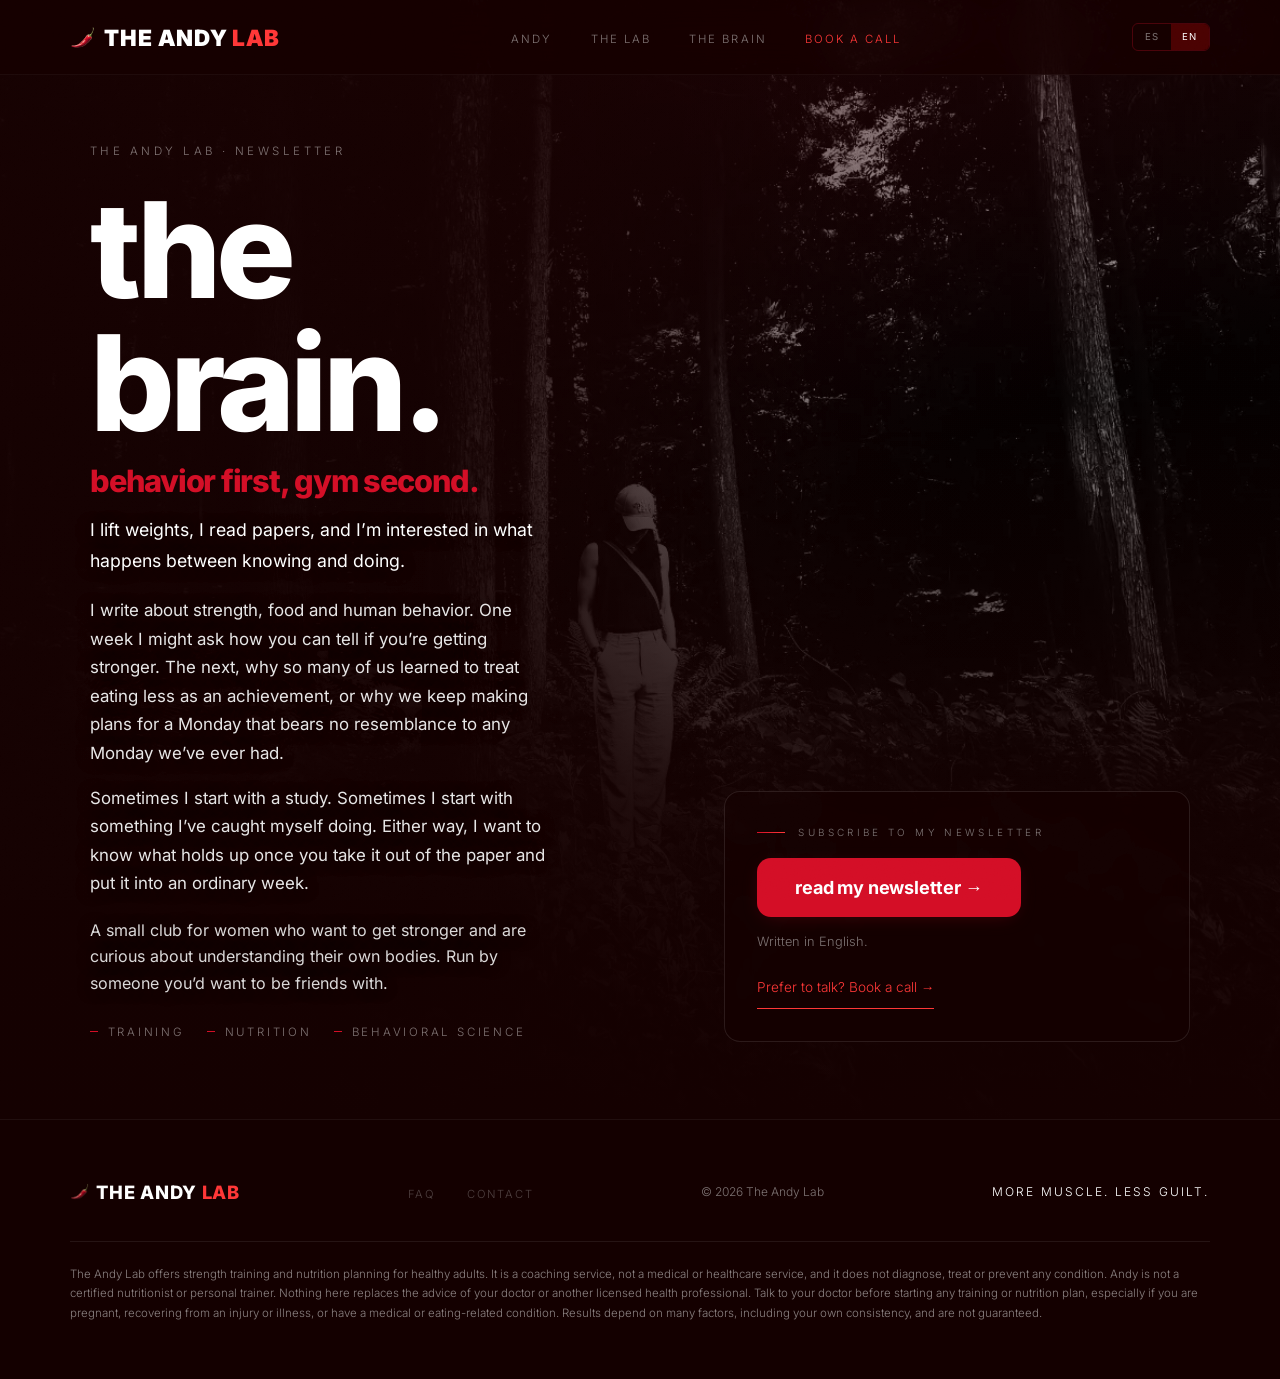
<file: shop.html>
<!DOCTYPE html><html lang="en"><head><meta charset="UTF-8"><meta http-equiv="refresh" content="0;url=newsletter.html#guias"><link rel="canonical" href="https://theandylab.com/newsletter.html"><meta name="robots" content="noindex"><title>The Brain — The Andy Lab</title><script>location.replace('newsletter.html#guias')</script></head><body style="background:#150101;color:#fff;font-family:sans-serif"><a href="newsletter.html#guias" style="color:#FF3737">The Brain →</a></body></html>
</file>
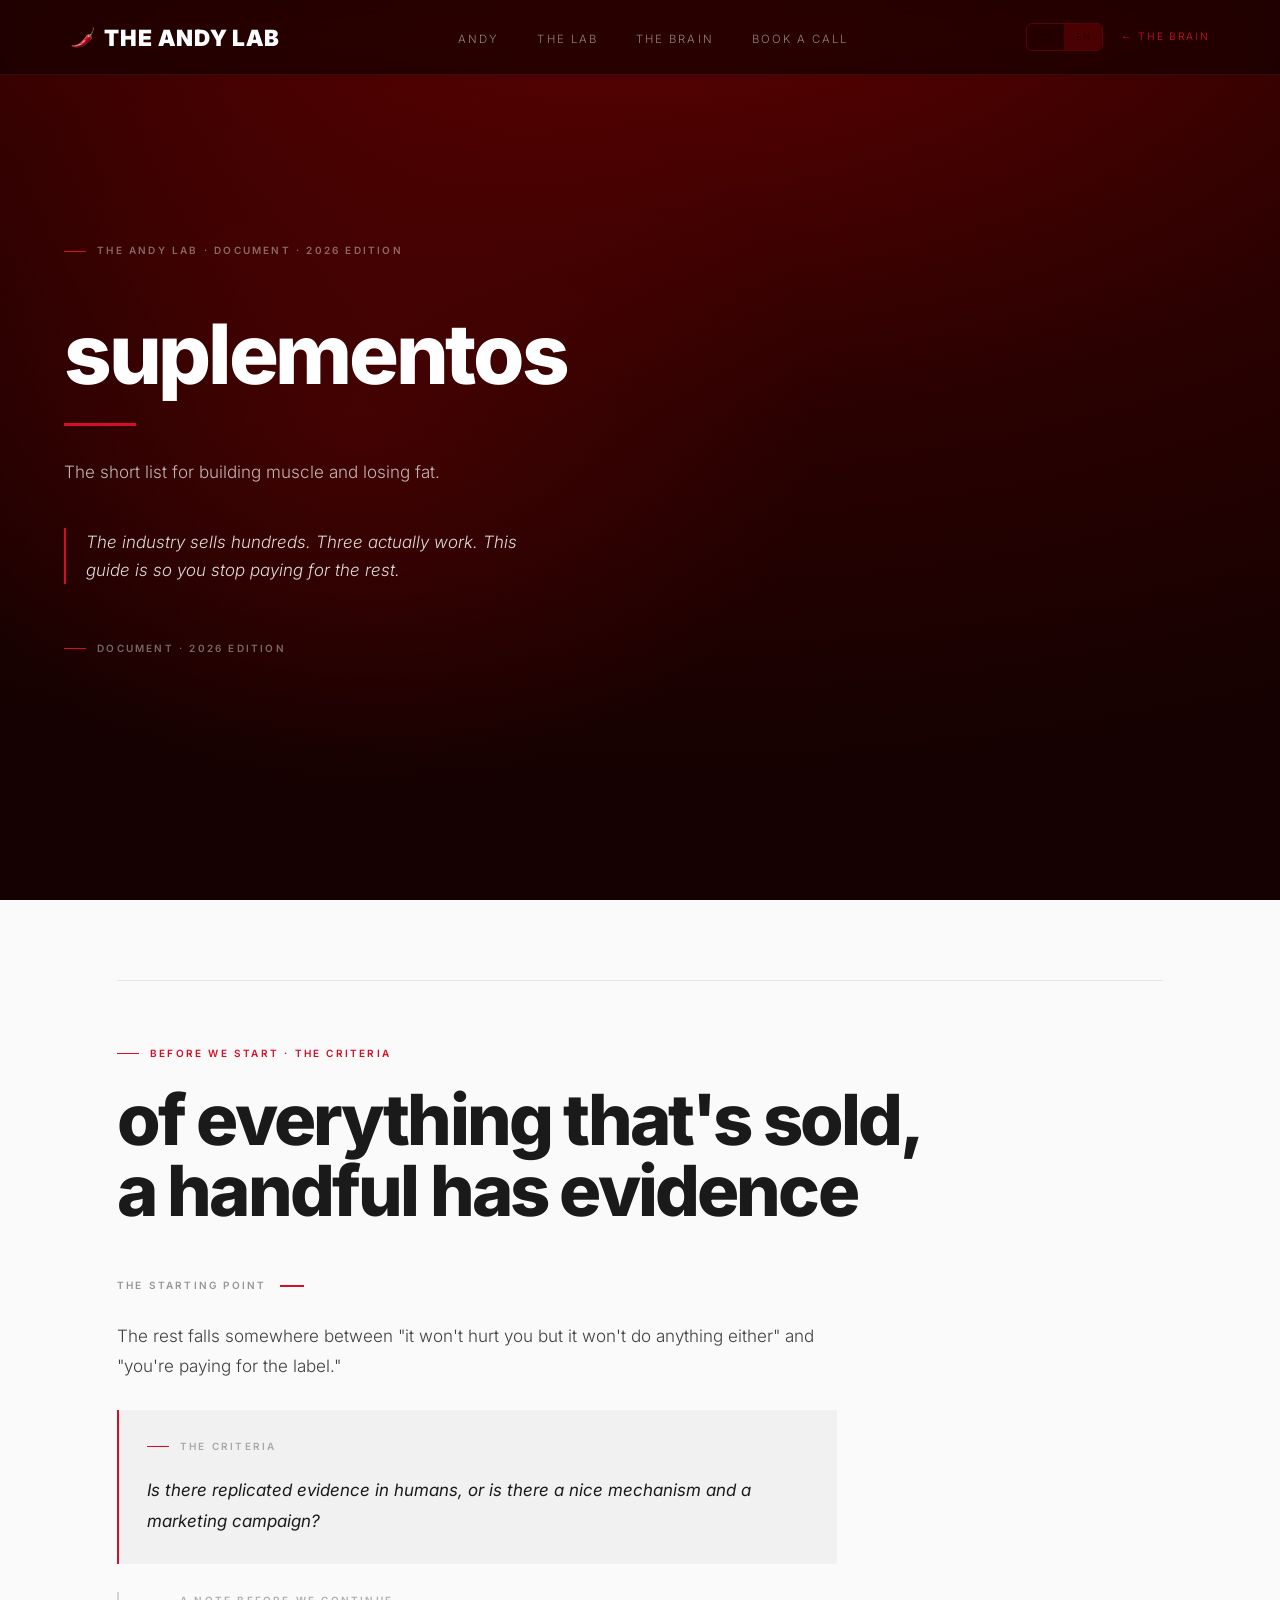
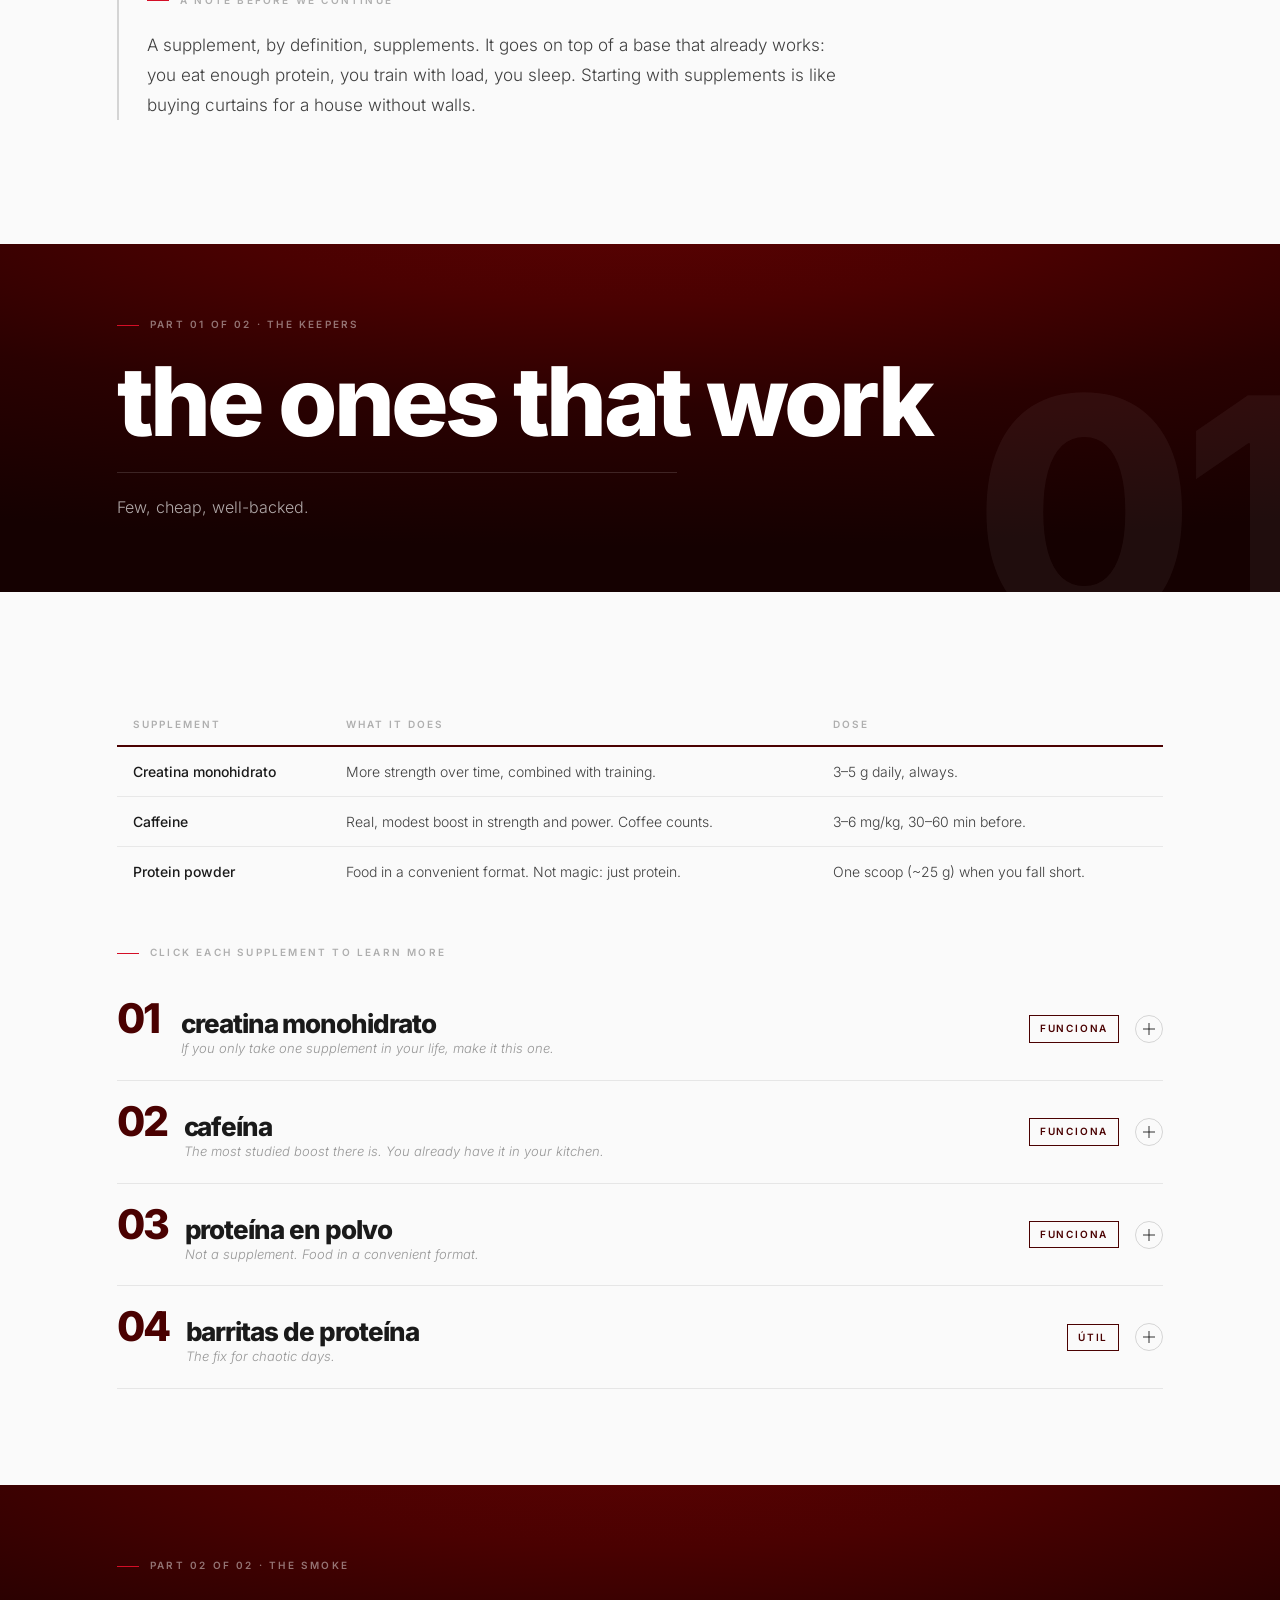
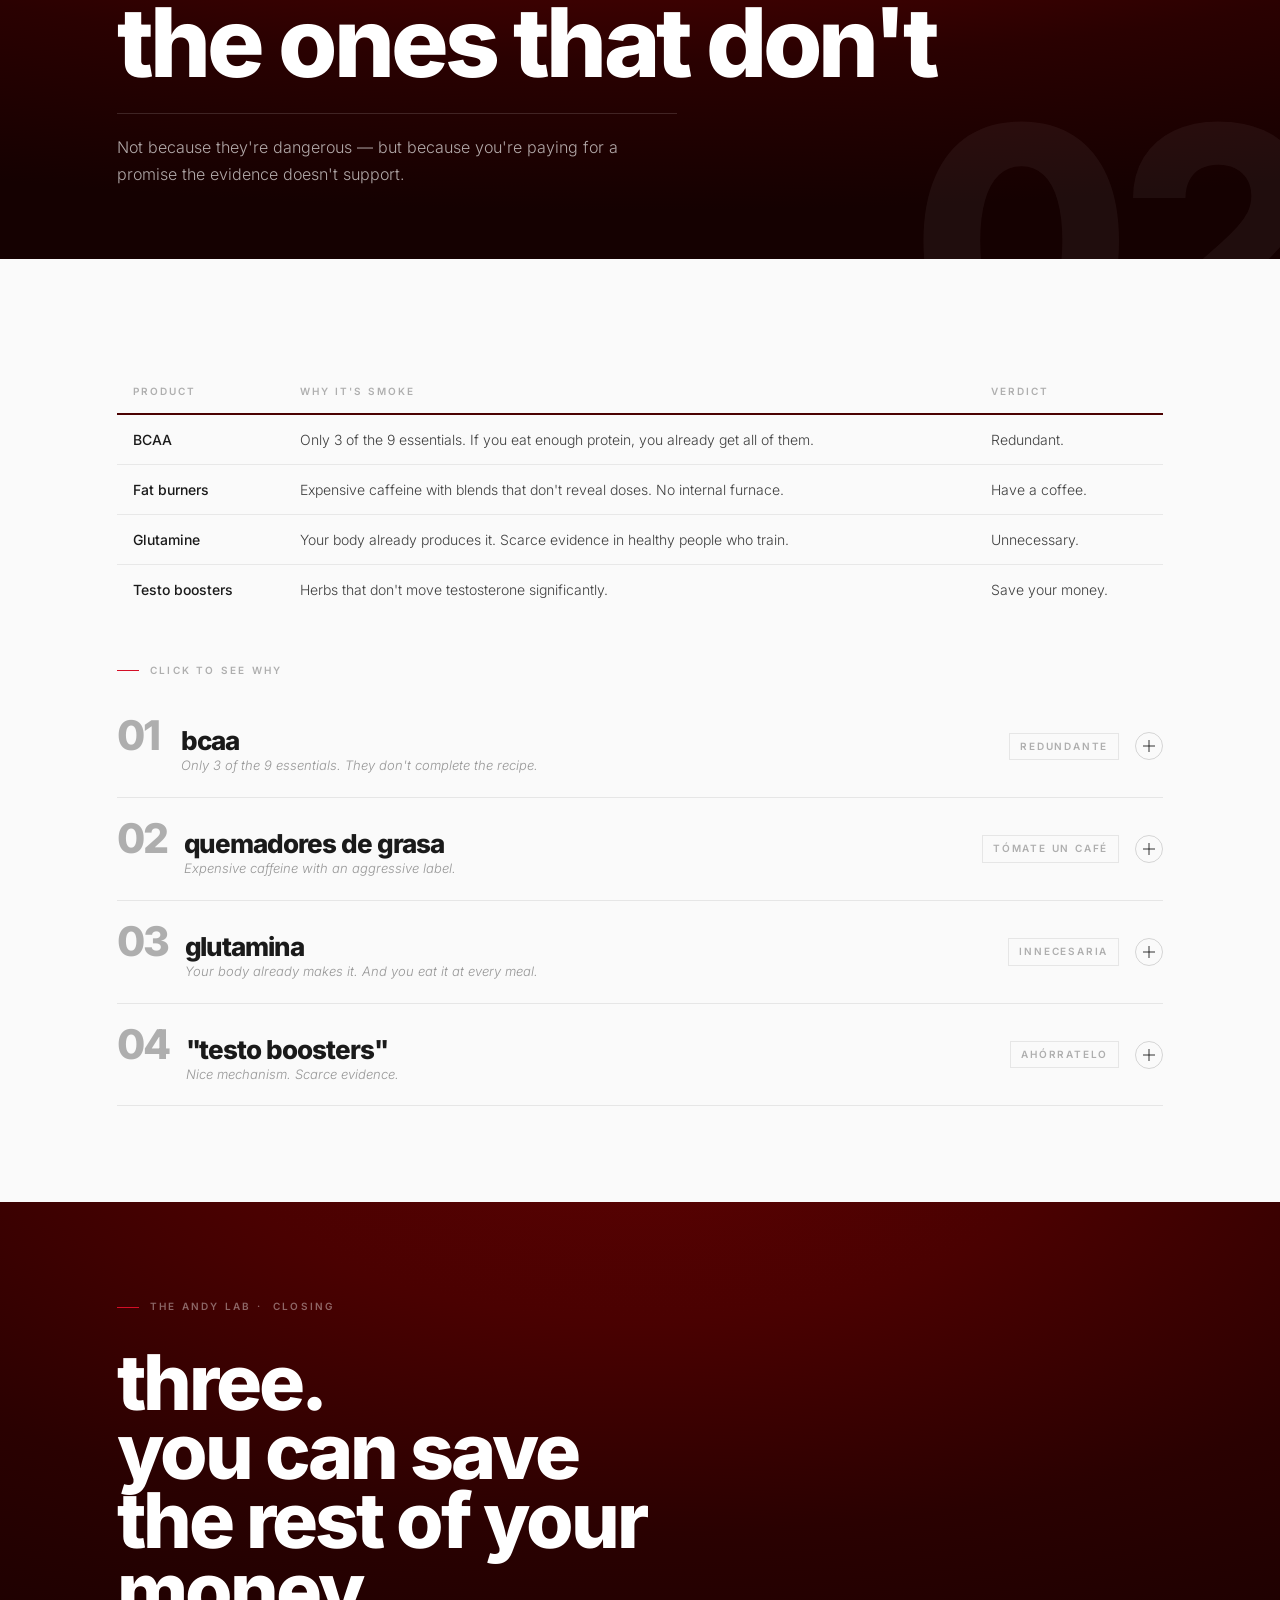
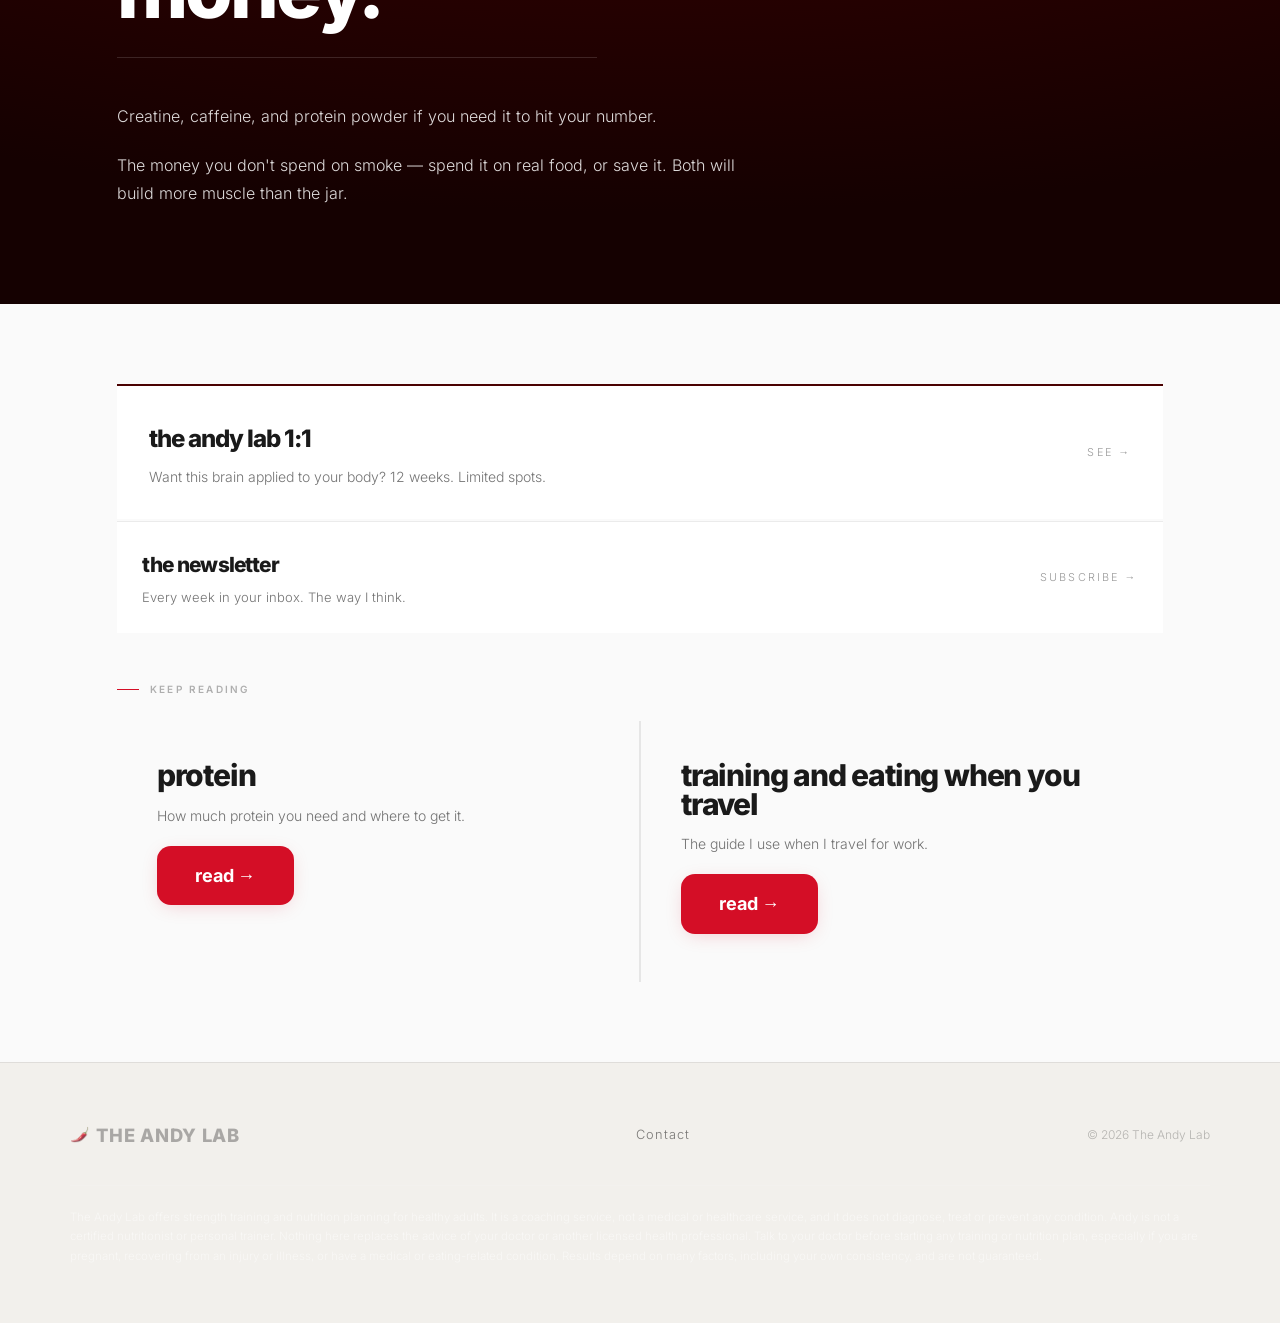
<file: suplementos.html>
<!DOCTYPE html>
<html lang="en">
<head>
<meta charset="UTF-8">
<meta name="viewport" content="width=device-width, initial-scale=1.0">
<title>Suplementos — The Andy Lab</title>
<meta name="description" content="La lista corta para construir músculo y perder grasa. Los que sí, los que no, y por qué.">
<link rel="canonical" href="https://theandylab.com/suplementos.html">
<meta property="og:type" content="article">
<meta property="og:site_name" content="The Andy Lab">
<meta property="og:title" content="Suplementos — The Andy Lab">
<meta property="og:description" content="La lista corta para construir músculo y perder grasa. Los que sí, los que no, y por qué.">
<meta property="og:url" content="https://theandylab.com/suplementos.html">
<meta property="og:image" content="https://theandylab.com/assets/img/hero-sheep.png">
<meta property="og:locale" content="es_ES">
<meta name="twitter:card" content="summary_large_image">
<link rel="icon" href="assets/img/pepper.png">
<link href="https://fonts.googleapis.com/css2?family=Inter:wght@300;400;500;600;700;800;900&family=Newsreader:ital,opsz,wght@1,6..72,400&display=swap" rel="stylesheet">
<link rel="stylesheet" href="assets/site.css?v=20261026b">
<style>
.g{--ink:#1a1a1a;--ink70:rgba(0,0,0,.75);--ink55:rgba(0,0,0,.55);--ink40:rgba(0,0,0,.4);--ink30:rgba(0,0,0,.3);--paper:#fafafa;--burgd:#4a0101;--acc:#d40e26;font-family:'Inter',sans-serif;font-weight:300}
.g .wrap{max-width:1200px;margin:0 auto;padding:0 clamp(2.5rem,6vw,6rem)}
.g section{position:relative;overflow:hidden}
.g .rule{height:1px;background:rgba(0,0,0,.08)}
.g .pad{padding-top:clamp(3.5rem,7vw,5rem);padding-bottom:clamp(3.5rem,7vw,5rem)}
.g .kicker{display:flex;align-items:center;gap:.7rem;font-size:10px;font-weight:600;letter-spacing:.22em;text-transform:uppercase;color:var(--ink30);margin-bottom:1.4rem}
.g .kicker::before{content:'';width:22px;height:1px;background:var(--acc);flex:none}
.g .kicker.red{color:var(--acc)}
.g h1{font-family:'Inter',sans-serif;font-size:clamp(46.4px,6.8vw,83.2px);color:var(--burgd);line-height:1;margin:0;font-weight:800;letter-spacing:-.04em;text-transform:lowercase}
.g h2{font-family:'Inter',sans-serif;line-height:1;margin:0;color:var(--ink);font-weight:800;letter-spacing:-.04em;text-transform:lowercase}
.g h3{font-family:'Inter',sans-serif;line-height:1;margin:0;color:var(--ink);font-weight:800;letter-spacing:-.04em;text-transform:lowercase}
.g p{line-height:1.78;color:var(--ink70);margin:0;font-size:17px}
.g .quote{font-size:17px;color:rgba(0,0,0,.78);line-height:1.65;border-left:2px solid var(--acc);padding-left:20px;font-style:italic;max-width:520px}
.g .dash{width:72px;height:3px;background:var(--acc)}

/* cover */
.g .cover{min-height:100vh;display:flex;flex-direction:column;background:radial-gradient(125% 95% at 50% -8%,#5a0202 0%,#4a0101 26%,#2a0101 58%,#150101 100%) #150101;align-items:flex-start;justify-content:center}
.g .cover::before{content:'';position:absolute;inset:0;background:radial-gradient(ellipse 60% 70% at 28% 46%,rgba(94,3,3,.5) 0%,transparent 60%);pointer-events:none}
.g .cover .col{max-width:620px;padding:clamp(3rem,6vw,5rem) clamp(2rem,5vw,4rem);z-index:1}
.g .cover h1{color:#fff}
.g .cover .sub{font-size:17px;color:rgba(255,255,255,.7);line-height:1.72;max-width:480px}
.g .cover .kicker{color:rgba(255,255,255,.4)}
.g .cover .quote{color:rgba(255,255,255,.85);border-left-color:var(--acc)}

/* row */
.g .side{display:flex;align-items:center;gap:14px;margin-bottom:28px}
.g .side .lbl{font-size:10px;font-weight:600;letter-spacing:.22em;text-transform:uppercase;color:var(--ink40);line-height:1.5}
.g .side .tick{width:24px;height:2px;background:var(--acc)}
.g .body{max-width:720px}
.g .body p+p{margin-top:20px}

/* part header */
.g .part{background:radial-gradient(125% 95% at 50% -8%,#5a0202 0%,#4a0101 26%,#2a0101 58%,#150101 100%) #150101;color:#fff;padding:clamp(3.5rem,7vw,4.5rem) 0;margin-top:16px}
.g .part::before{content:none}
.g .part .big{position:absolute;right:-30px;top:50%;transform:translateY(-50%);font-family:'Inter',sans-serif;font-size:clamp(160px,25.6vw,320px);color:rgba(255,255,255,.05);line-height:1;user-select:none;pointer-events:none;font-weight:800;letter-spacing:-.04em;text-transform:lowercase}
.g .part .k{display:flex;align-items:center;gap:.7rem;font-size:10px;font-weight:600;letter-spacing:.22em;text-transform:uppercase;color:rgba(255,255,255,.45);margin-bottom:1.2rem}
.g .part .k::before{content:'';width:22px;height:1px;background:var(--acc);flex:none}
.g .part h2{color:#fff;font-size:clamp(52px,7.5vw,96px);margin-bottom:1.4rem}
.g .part .hr{height:1px;background:rgba(255,255,255,.14);margin-bottom:1.3rem;max-width:560px}
.g .part .sub{font-size:16px;color:rgba(255,255,255,.66);line-height:1.65;max-width:520px}

/* callouts */
.g .box{border-left:2px solid rgba(0,0,0,.15);padding-left:28px}
.g .box.accent{border-left-color:var(--acc)}
.g .box-fill{background:rgba(0,0,0,.035);border-left:2px solid rgba(0,0,0,.12);padding:28px}
.g .box-fill.accent{border-left-color:var(--acc)}

/* table */
.g .tbl{width:100%;border-collapse:collapse;margin:2rem 0}
.g .tbl th{font-size:10px;font-weight:600;letter-spacing:.2em;text-transform:uppercase;color:var(--ink30);text-align:left;padding:12px 16px;border-bottom:2px solid var(--burgd)}
.g .tbl td{font-size:14px;color:var(--ink70);padding:14px 16px;border-bottom:1px solid rgba(0,0,0,.07);line-height:1.5;vertical-align:top}
.g .tbl td:first-child{font-weight:500;color:var(--ink);white-space:nowrap}
.g .tbl tr:last-child td{border-bottom:none}
.g .tbl tr{transition:background .2s}
.g .tbl tbody tr:hover{background:rgba(0,0,0,.025)}

/* expandable supplement cards */
.expand-trigger{display:flex;align-items:center;justify-content:space-between;cursor:pointer;padding:20px 0;border-bottom:1px solid rgba(0,0,0,.08);transition:color .2s;gap:16px}
.expand-trigger:hover{color:var(--ink)}
.expand-trigger .et-left{display:flex;align-items:baseline;gap:16px;pointer-events:none}
.expand-trigger .et-num{font-family:'Inter',sans-serif;font-size:clamp(28.8px,3.2vw,41.6px);color:var(--burgd);line-height:1;flex-shrink:0;min-width:48px;font-weight:800;letter-spacing:-.04em;text-transform:lowercase}
.expand-trigger .et-num.smoke{color:var(--ink30)}
.expand-trigger h3{font-size:clamp(20px,2.5vw,26px);color:var(--ink);pointer-events:none}
.expand-trigger .et-hook{font-size:13px;color:var(--ink40);font-style:italic;pointer-events:none;display:none}
.expand-icon{width:28px;height:28px;border-radius:50%;border:1px solid rgba(0,0,0,.15);display:flex;align-items:center;justify-content:center;flex-shrink:0;transition:transform .3s,background .3s}
.expand-icon svg{width:12px;height:12px;stroke:var(--ink40);stroke-width:2;fill:none;transition:stroke .3s}
.expand-trigger.open .expand-icon{transform:rotate(45deg);background:var(--burgd);border-color:var(--burgd)}
.expand-trigger.open .expand-icon svg{stroke:#fff}
.expand-body{max-height:0;overflow:hidden;transition:max-height .5s cubic-bezier(.22,1,.36,1)}
.expand-body.open{max-height:2000px}
.expand-inner{padding:28px 0 28px 64px}
.expand-inner p+p{margin-top:16px}
@media(min-width:600px){.expand-trigger .et-hook{display:block}}

/* verdict badge */
.verdict{display:inline-block;font-size:10px;font-weight:600;letter-spacing:.18em;text-transform:uppercase;padding:4px 10px;border:1px solid rgba(0,0,0,.12);color:var(--ink40);margin-left:auto;flex-shrink:0;pointer-events:none}
.verdict.yes{border-color:var(--burgd);color:var(--burgd)}
.verdict.no{border-color:rgba(0,0,0,.08);color:var(--ink30)}

/* closing */
.g .closing{background:radial-gradient(125% 95% at 50% -8%,#5a0202 0%,#4a0101 26%,#2a0101 58%,#150101 100%) #150101;color:#fff;padding:clamp(5rem,9vw,6rem) 0;margin-top:16px}
.g .closing::before{content:none}
.g .closing h2{color:#fff;font-size:clamp(44px,6vw,80px);line-height:.9;margin-bottom:2rem;max-width:720px}
.g .closing .hr{height:1px;background:rgba(255,255,255,.14);margin-bottom:2.75rem;max-width:480px}
.g .closing .gp-final{font-size:16px;font-weight:300;color:rgba(255,255,255,.85);line-height:1.78;max-width:620px;margin-top:1.3rem}

/* next steps */
.g .next-grid{display:grid;grid-template-columns:1fr 1fr;gap:2px;background:rgba(0,0,0,.08)}
.g .nx{background:#fafafa;padding:40px;transition:transform .25s,box-shadow .25s;text-decoration:none}
.g .nx:hover{transform:translateY(-3px);box-shadow:0 8px 24px rgba(0,0,0,.08)}
.g .nx h3{font-size:30px;color:var(--ink);margin-bottom:14px;line-height:.95}
.g .nx p{font-size:14px;color:var(--ink55);line-height:1.72}

/* cta */
.g .cta-section{background:#150101;color:#fff;padding:clamp(4rem,6vw,5rem) 0;position:relative}
.g .cta-section::before{content:'';position:absolute;top:0;left:0;right:0;height:3px;background:var(--acc)}
.g .cta-section h2{color:#fff;font-size:clamp(40px,5vw,64px);margin-bottom:12px}
.g .cta-section .sub{font-size:15px;color:rgba(255,255,255,.7);line-height:1.72;max-width:500px;margin-bottom:32px}
.g .or-sep{display:flex;align-items:center;gap:12px;margin:8px 0;color:rgba(255,255,255,.3);font-size:12px;text-transform:uppercase;letter-spacing:.12em;font-weight:600}
.g .or-sep::before,.g .or-sep::after{content:'';flex:1;height:1px;background:rgba(255,255,255,.15)}
.g .btn-alt{display:inline-block;background:transparent;border:1px solid rgba(255,255,255,.25);color:rgba(255,255,255,.8);font-family:'Inter',sans-serif;font-size:14px;padding:13px 18px;text-decoration:none;transition:all .2s;text-align:center;max-width:480px;width:100%}
.g .btn-alt:hover{border-color:rgba(255,255,255,.6);color:#fff}

@media(max-width:820px){
  .g .tbl{display:block;overflow-x:auto;-webkit-overflow-scrolling:touch}
  .g .next-grid{grid-template-columns:1fr}
  .g .cover{min-height:auto}
  .g .cover .col{padding:clamp(8rem,14vw,10rem) clamp(1.5rem,4vw,2rem) clamp(3rem,5vw,4rem)}
  .g h1{font-size:clamp(40px,8vw,58px)}
  .g .part .big{font-size:clamp(120px,20vw,180px)}
  .g .nx{padding:24px 16px}
  .g .nx h3{font-size:22px}
  .expand-inner{padding-left:0}
}
</style>
</head>
<body class="theme-light">
<style>
  .theme-light nav{background:rgba(21,1,1,0.72)!important;border-bottom:1px solid rgba(255,255,255,.06)!important}
  .theme-light nav.scrolled{background:rgba(21,1,1,0.94)!important;border-bottom-color:rgba(255,255,255,.1)!important}
  .theme-light .nav-logo{color:#fff!important}
  .theme-light .nav-links{background:transparent!important}
  .theme-light .nav-links a{color:rgba(255,255,255,.5)!important}
  .theme-light .nav-links a:hover,.theme-light .nav-links a.active{color:#fff!important}
  .theme-light .nav-toggle span{background:#fff!important}
  .theme-light .btn-nav{color:#fff!important;border-color:rgba(212,14,38,.35)!important}
  @media(max-width:1040px){.theme-light .nav-links{background:rgba(21,1,1,0.98)!important}}
</style>

<div class="progress-bar"></div>

<nav>
  <a href="index.html" class="nav-logo"><img src="assets/img/pepper.png" class="logo-pepper" alt=""><span>The Andy Lab</span></a>
  <ul class="nav-links">
    <li><a href="andy.html">Andy</a></li>
    <li><a href="lab.html">THE Lab</a></li>
    <li><a href="newsletter.html">THE Brain</a></li>
    <li class="nav-cta-m"><a href="https://calendly.com/hello-theandylab/30min" target="_blank" rel="noopener"><span data-lang="es">Agendar llamada</span><span data-lang="en">Book a call</span></a></li>
  </ul>
  <div class="nav-right">
    <div class="lang-switch" role="group" aria-label="Language">
      <button type="button" data-setlang="es">ES</button>
      <button type="button" data-setlang="en">EN</button>
    </div>
    <a href="newsletter.html" class="nav-links-brain">← The Brain</a>
    <button class="nav-toggle" type="button" aria-label="Menú" aria-expanded="false"><span></span><span></span><span></span></button>
  </div>
</nav>

<div class="g">

  <!-- COVER -->
  <section class="cover">
    <div class="col">
      <p class="kicker reveal" style="margin-bottom:52px"><span data-lang="es">The Andy Lab · Documento · Edición 2026</span><span data-lang="en">The Andy Lab · Document · 2026 Edition</span></p>
      <h1 class="reveal d1">Suplementos</h1>
      <div class="dash reveal d1" style="margin:28px 0 32px"></div>
      <p class="sub reveal d2" style="margin-bottom:40px"data-lang="es">La lista corta para construir músculo y perder grasa.</p>
      <p class="sub reveal d2" style="margin-bottom:40px" data-lang="en">The short list for building muscle and losing fat.</p>
      <p class="quote reveal d2" style="margin-bottom:56px"data-lang="es">La industria vende cientos. Funcionan tres. Esta guía es para que dejes de pagar por los otros.</p>
      <p class="quote reveal d2" style="margin-bottom:56px" data-lang="en">The industry sells hundreds. Three actually work. This guide is so you stop paying for the rest.</p>
      <p class="kicker reveal d3" style="margin:0"><span data-lang="es">Documento · Edición 2026</span><span data-lang="en">Document · 2026 Edition</span></p>
    </div>
  </section>

  <!-- PHILOSOPHY -->
  <section style="background:var(--paper)">
    <div class="wrap pad">
      <div class="rule" style="margin-bottom:64px"></div>
      <p class="kicker red reveal"><span data-lang="es">Antes de empezar · El criterio</span><span data-lang="en">Before we start · The criteria</span></p>
      <h2 class="reveal d1" style="font-size:clamp(44px,5.5vw,72px);margin-bottom:52px" data-lang="es">De todo lo que se vende,<br>un puñado tiene evidencia</h2>
      <h2 class="reveal d1" style="font-size:clamp(44px,5.5vw,72px);margin-bottom:52px" data-lang="en">Of everything that's sold,<br>a handful has evidence</h2>
      <div class="reveal d2">
        <div class="side"><p class="lbl"><span data-lang="es">El punto de partida</span><span data-lang="en">The starting point</span></p><div class="tick"></div></div>
        <div class="body">
          <p data-lang="es">El resto se mueve entre "no hace daño pero tampoco nada" y "estás pagando por la etiqueta".</p>
          <p data-lang="en">The rest falls somewhere between "it won't hurt you but it won't do anything either" and "you're paying for the label."</p>
          <div class="box-fill accent" style="margin:28px 0">
            <p class="kicker" style="margin-bottom:10px"><span data-lang="es">El criterio</span><span data-lang="en">The criteria</span></p>
            <p style="font-style:italic;font-weight:400;color:var(--ink)" data-lang="es">¿Hay evidencia replicada en personas, o hay un mecanismo bonito y una campaña de marketing?</p>
            <p style="font-style:italic;font-weight:400;color:var(--ink)" data-lang="en">Is there replicated evidence in humans, or is there a nice mechanism and a marketing campaign?</p>
          </div>
          <div class="box" style="margin:28px 0">
            <p class="kicker" style="margin-bottom:10px"><span data-lang="es">Una nota antes de seguir</span><span data-lang="en">A note before we continue</span></p>
            <p data-lang="es">Un suplemento, por definición, suplementa. Va encima de una base que ya funciona: comes suficiente proteína, entrenas con carga, duermes. Empezar por los suplementos es como comprar cortinas para una casa sin paredes.</p>
          <p data-lang="en">A supplement, by definition, supplements. It goes on top of a base that already works: you eat enough protein, you train with load, you sleep. Starting with supplements is like buying curtains for a house without walls.</p>
          </div>
        </div>
      </div>
    </div>
  </section>

  <!-- PART 01: THE KEEPERS -->
  <section class="part">
    <div class="big" data-parallax="1">01</div>
    <div class="wrap reveal" style="position:relative;z-index:1">
      <p class="k"><span data-lang="es">Parte 01 de 02 · The Keepers</span><span data-lang="en">Part 01 of 02 · The Keepers</span></p>
      <h2 data-lang="es">Los que sí</h2>
      <h2 data-lang="en">The ones that work</h2>
      <div class="hr"></div>
      <p class="sub" data-lang="es">Pocos, baratos, bien respaldados.</p>
      <p class="sub" data-lang="en">Few, cheap, well-backed.</p>
    </div>
  </section>

  <!-- TABLE -->
  <section style="background:var(--paper)">
    <div class="wrap pad">
      <table class="tbl reveal">
        <thead><tr><th><span data-lang="es">Suplemento</span><span data-lang="en">Supplement</span></th><th><span data-lang="es">Qué hace</span><span data-lang="en">What it does</span></th><th><span data-lang="es">Dosis</span><span data-lang="en">Dose</span></th></tr></thead>
        <tbody>
          <tr><td>Creatina monohidrato</td><td><span data-lang="es">Más fuerza con el tiempo, combinada con entreno.</span><span data-lang="en">More strength over time, combined with training.</span></td><td><span data-lang="es">3–5 g al día, siempre.</span><span data-lang="en">3–5 g daily, always.</span></td></tr>
          <tr><td><span data-lang="es">Cafeína</span><span data-lang="en">Caffeine</span></td><td><span data-lang="es">Empujón real y modesto en fuerza y potencia. El café cuenta.</span><span data-lang="en">Real, modest boost in strength and power. Coffee counts.</span></td><td><span data-lang="es">3–6 mg/kg, 30–60 min antes.</span><span data-lang="en">3–6 mg/kg, 30–60 min before.</span></td></tr>
          <tr><td><span data-lang="es">Proteína en polvo</span><span data-lang="en">Protein powder</span></td><td><span data-lang="es">Comida en formato cómodo. No es magia: es proteína.</span><span data-lang="en">Food in a convenient format. Not magic: just protein.</span></td><td><span data-lang="es">Un cazo (~25 g) cuando no llegas.</span><span data-lang="en">One scoop (~25 g) when you fall short.</span></td></tr>
        </tbody>
      </table>

      <p class="kicker" style="margin-top:3rem;margin-bottom:1rem"><span data-lang="es">Haz click en cada suplemento para ver más</span><span data-lang="en">Click each supplement to learn more</span></p>

      <!-- EXPANDABLE KEEPERS -->
      <div class="expand-trigger" onclick="toggleExpand(this)">
        <div class="et-left">
          <span class="et-num">01</span>
          <div><h3>Creatina monohidrato</h3><span class="et-hook"><span data-lang="es">Si solo vas a tomar un suplemento en tu vida, que sea este.</span><span data-lang="en">If you only take one supplement in your life, make it this one.</span></span></div>
        </div>
        <span class="verdict yes">Funciona</span>
        <div class="expand-icon"><svg viewBox="0 0 12 12"><line x1="6" y1="0" x2="6" y2="12"/><line x1="0" y1="6" x2="12" y2="6"/></svg></div>
      </div>
      <div class="expand-body">
        <div class="expand-inner">
          <p data-lang="es">La creatina lleva décadas siendo estudiada. No es una moda. Funciona aumentando las reservas de fosfocreatina en el músculo — lo que se traduce en más fuerza en series cortas e intensas. Con el tiempo, eso se convierte en más músculo.</p>
          <p data-lang="en">Creatine has been studied for decades. It's not a fad. It works by increasing phosphocreatine reserves in the muscle — which translates to more strength in short, intense sets. Over time, that becomes more muscle.</p>
          <p data-lang="es">No retiene líquido de la forma que crees. No es un esteroide. No te va a hinchar. Es el suplemento con más evidencia sólida que existe para construcción de músculo y fuerza.</p>
          <p data-lang="en">It doesn't retain water the way you think. It's not a steroid. It won't bloat you. It's the supplement with the most solid evidence for muscle and strength building.</p>
          <div class="box accent" style="margin-top:20px">
            <p style="font-family:'Inter',sans-serif;font-size:16px;color:var(--ink);line-height:1;margin-bottom:8px;font-weight:800;letter-spacing:-.04em;text-transform:lowercase"><span data-lang="es">3–5 gramos al día. Todos los días. Sin ciclar.</span><span data-lang="en">3–5 grams daily. Every day. No cycling.</span></p>
            <p style="font-size:14px;color:var(--ink55);line-height:1.65"><span data-lang="es">No necesitas fase de carga. No necesitas tomarla antes de entrenar. Ponla en lo que quieras — agua, café, batido. La constancia importa más que el timing.</span><span data-lang="en">No loading phase needed. No need to take it before training. Put it in whatever you want — water, coffee, shake. Consistency matters more than timing.</span></p>
          </div>
        </div>
      </div>

      <div class="expand-trigger" onclick="toggleExpand(this)">
        <div class="et-left">
          <span class="et-num">02</span>
          <div><h3>Cafeína</h3><span class="et-hook"><span data-lang="es">El empujón más estudiado que existe. Ya lo tienes en la cocina.</span><span data-lang="en">The most studied boost there is. You already have it in your kitchen.</span></span></div>
        </div>
        <span class="verdict yes">Funciona</span>
        <div class="expand-icon"><svg viewBox="0 0 12 12"><line x1="6" y1="0" x2="6" y2="12"/><line x1="0" y1="6" x2="12" y2="6"/></svg></div>
      </div>
      <div class="expand-body">
        <div class="expand-inner">
          <p data-lang="es">La cafeína mejora la fuerza, la potencia y la resistencia de forma modesta pero consistente. No es un milagro — es un empujón real que la ciencia lleva décadas confirmando.</p>
          <p data-lang="en">Caffeine improves strength, power and endurance modestly but consistently. It's not a miracle — it's a real boost that science has been confirming for decades.</p>
          <p data-lang="es">El café cuenta. No necesitas pastillas ni pre-workouts caros con 47 ingredientes. Un café solo, 30–60 minutos antes de entrenar, hace el trabajo.</p>
          <p data-lang="en">Coffee counts. You don't need pills or expensive pre-workouts with 47 ingredients. A black coffee, 30–60 minutes before training, does the job.</p>
          <div class="box accent" style="margin-top:20px">
            <p style="font-family:'Inter',sans-serif;font-size:16px;color:var(--ink);line-height:1;margin-bottom:8px;font-weight:800;letter-spacing:-.04em;text-transform:lowercase"><span data-lang="es">3–6 mg por kilo de peso. 30–60 min antes.</span><span data-lang="en">3–6 mg per kg of body weight. 30–60 min before.</span></p>
            <p style="font-size:14px;color:var(--ink55);line-height:1.65"><span data-lang="es">Si pesas 60 kg, eso son 180–360 mg. Un café tiene ~95 mg. Dos cafés antes de entrenar y estás dentro del rango.</span><span data-lang="en">If you weigh 60 kg, that's 180–360 mg. One coffee has ~95 mg. Two coffees before training and you're in range.</span></p>
          </div>
        </div>
      </div>

      <div class="expand-trigger" onclick="toggleExpand(this)">
        <div class="et-left">
          <span class="et-num">03</span>
          <div><h3>Proteína en polvo</h3><span class="et-hook"><span data-lang="es">No es un suplemento. Es comida en formato cómodo.</span><span data-lang="en">Not a supplement. Food in a convenient format.</span></span></div>
        </div>
        <span class="verdict yes">Funciona</span>
        <div class="expand-icon"><svg viewBox="0 0 12 12"><line x1="6" y1="0" x2="6" y2="12"/><line x1="0" y1="6" x2="12" y2="6"/></svg></div>
      </div>
      <div class="expand-body">
        <div class="expand-inner">
          <p data-lang="es">La proteína en polvo no tiene nada de especial. Es proteína — la misma que hay en el pollo, los huevos o el queso. Pero en formato rápido para los días en los que no llegas a tu número con comida real.</p>
          <p data-lang="en">Protein powder is nothing special. It's protein — the same kind in chicken, eggs or cheese. But in a quick format for days when you can't hit your number with real food.</p>
          <p data-lang="es">No es obligatoria. Si comes suficiente proteína con comida, no la necesitas. Pero si andas siempre por debajo, un cazo al día puede ser la diferencia entre construir músculo y perder el tiempo.</p>
          <p data-lang="en">It's not mandatory. If you eat enough protein from food, you don't need it. But if you're always falling short, one scoop a day can be the difference between building muscle and wasting time.</p>
          <div class="box accent" style="margin-top:20px">
            <p style="font-family:'Inter',sans-serif;font-size:16px;color:var(--ink);line-height:1;margin-bottom:8px;font-weight:800;letter-spacing:-.04em;text-transform:lowercase"><span data-lang="es">Un cazo (~25 g) cuando no llegas con comida.</span><span data-lang="en">One scoop (~25 g) when you fall short with food.</span></p>
            <p style="font-size:14px;color:var(--ink55);line-height:1.65"><span data-lang="es">Whey, caseína, vegetal — da igual. Lo que importa es que te guste y la tomes.</span><span data-lang="en">Whey, casein, plant-based — doesn't matter. What matters is that you like it and actually take it.</span></p>
          </div>
        </div>
      </div>

      <div class="expand-trigger" onclick="toggleExpand(this)">
        <div class="et-left">
          <span class="et-num">04</span>
          <div><h3>Barritas de proteína</h3><span class="et-hook"><span data-lang="es">El apaño del día de caos.</span><span data-lang="en">The fix for chaotic days.</span></span></div>
        </div>
        <span class="verdict yes">Útil</span>
        <div class="expand-icon"><svg viewBox="0 0 12 12"><line x1="6" y1="0" x2="6" y2="12"/><line x1="0" y1="6" x2="12" y2="6"/></svg></div>
      </div>
      <div class="expand-body">
        <div class="expand-inner">
          <p data-lang="es">No son un suplemento técnicamente. Pero son el apaño más útil que existe para los días que todo se tuerce. Una barrita decente con 20+ gramos de proteína en el bolso es la diferencia entre llegar a tu número y no llegar.</p>
          <p data-lang="en">Technically not a supplement. But the most useful fix for days when everything goes sideways. A decent bar with 20+ grams of protein in your bag is the difference between hitting your number and not.</p>
          <p style="font-size:14px;color:var(--ink40);font-style:italic"><span data-lang="es">Busca las que tengan más de 20 g de proteína y menos de 250 kcal. Ignora las que parecen una chocolatina disfrazada.</span><span data-lang="en">Look for ones with 20+ g of protein and under 250 kcal. Ignore the ones that look like a candy bar in disguise.</span></p>
        </div>
      </div>
    </div>
  </section>

  <!-- PART 02: THE SMOKE -->
  <section class="part">
    <div class="big" data-parallax="1">02</div>
    <div class="wrap reveal" style="position:relative;z-index:1">
      <p class="k"><span data-lang="es">Parte 02 de 02 · The Smoke</span><span data-lang="en">Part 02 of 02 · The Smoke</span></p>
      <h2 data-lang="es">Los que no</h2>
      <h2 data-lang="en">The ones that don't</h2>
      <div class="hr"></div>
      <p class="sub" data-lang="es">No porque sean peligrosos — sino porque pagas por una promesa que la evidencia no sostiene.</p>
      <p class="sub" data-lang="en">Not because they're dangerous — but because you're paying for a promise the evidence doesn't support.</p>
    </div>
  </section>

  <section style="background:var(--paper)">
    <div class="wrap pad">
      <table class="tbl reveal">
        <thead><tr><th><span data-lang="es">Producto</span><span data-lang="en">Product</span></th><th><span data-lang="es">Por qué es humo</span><span data-lang="en">Why it's smoke</span></th><th><span data-lang="es">Veredicto</span><span data-lang="en">Verdict</span></th></tr></thead>
        <tbody>
          <tr><td>BCAA</td><td><span data-lang="es">Solo 3 de los 9 esenciales. Si comes proteína suficiente, ya los tomas todos.</span><span data-lang="en">Only 3 of the 9 essentials. If you eat enough protein, you already get all of them.</span></td><td><span data-lang="es">Redundante.</span><span data-lang="en">Redundant.</span></td></tr>
          <tr><td><span data-lang="es">Quemadores</span><span data-lang="en">Fat burners</span></td><td><span data-lang="es">Cafeína cara con blends que no revelan dosis. No existe horno interno.</span><span data-lang="en">Expensive caffeine with blends that don't reveal doses. No internal furnace.</span></td><td><span data-lang="es">Tómate un café.</span><span data-lang="en">Have a coffee.</span></td></tr>
          <tr><td><span data-lang="es">Glutamina</span><span data-lang="en">Glutamine</span></td><td><span data-lang="es">Tu cuerpo la produce. Evidencia escasa en gente sana que entrena.</span><span data-lang="en">Your body already produces it. Scarce evidence in healthy people who train.</span></td><td><span data-lang="es">Innecesaria.</span><span data-lang="en">Unnecessary.</span></td></tr>
          <tr><td>Testo boosters</td><td><span data-lang="es">Hierbas que no mueven la testosterona de forma significativa.</span><span data-lang="en">Herbs that don't move testosterone significantly.</span></td><td><span data-lang="es">Ahórrate el dinero.</span><span data-lang="en">Save your money.</span></td></tr>
        </tbody>
      </table>

      <p class="kicker" style="margin-top:3rem;margin-bottom:1rem"><span data-lang="es">Haz click para ver por qué</span><span data-lang="en">Click to see why</span></p>

      <!-- EXPANDABLE SMOKE -->
      <div class="expand-trigger" onclick="toggleExpand(this)">
        <div class="et-left">
          <span class="et-num smoke">01</span>
          <div><h3>BCAA</h3><span class="et-hook"><span data-lang="es">Solo 3 de los 9 esenciales. No completan la receta.</span><span data-lang="en">Only 3 of the 9 essentials. They don't complete the recipe.</span></span></div>
        </div>
        <span class="verdict no">Redundante</span>
        <div class="expand-icon"><svg viewBox="0 0 12 12"><line x1="6" y1="0" x2="6" y2="12"/><line x1="0" y1="6" x2="12" y2="6"/></svg></div>
      </div>
      <div class="expand-body">
        <div class="expand-inner">
          <p data-lang="es">Los BCAA son tres aminoácidos de los nueve esenciales que tu cuerpo necesita. El problema: si comes proteína suficiente — de cualquier fuente — ya estás tomando los nueve, incluidos estos tres. Comprar BCAA cuando comes bien es como comprar las ruedas de un coche que ya tienes.</p>
          <p data-lang="en">BCAAs are three of the nine essential amino acids your body needs. The problem: if you eat enough protein — from any source — you're already getting all nine, including these three. Buying BCAAs when you eat well is like buying wheels for a car you already own.</p>
        </div>
      </div>

      <div class="expand-trigger" onclick="toggleExpand(this)">
        <div class="et-left">
          <span class="et-num smoke">02</span>
          <div><h3>Quemadores de grasa</h3><span class="et-hook"><span data-lang="es">Cafeína cara con etiqueta agresiva.</span><span data-lang="en">Expensive caffeine with an aggressive label.</span></span></div>
        </div>
        <span class="verdict no">Tómate un café</span>
        <div class="expand-icon"><svg viewBox="0 0 12 12"><line x1="6" y1="0" x2="6" y2="12"/><line x1="0" y1="6" x2="12" y2="6"/></svg></div>
      </div>
      <div class="expand-body">
        <div class="expand-inner">
          <p data-lang="es">La mayoría de quemadores son cafeína con otros ingredientes en dosis que no revelan ("blend propietario"). No existe un horno interno que queme grasa. Lo que quema grasa es un déficit calórico sostenido — y eso no viene en pastilla.</p>
          <p data-lang="en">Most fat burners are caffeine with other ingredients at undisclosed doses ("proprietary blend"). There is no internal furnace that burns fat. What burns fat is a sustained caloric deficit — and that doesn't come in a pill.</p>
          <p style="font-size:14px;font-style:italic;color:var(--ink40)"><span data-lang="es">Si quieres el efecto de la cafeína, tómate un café. Cuesta menos y sabes exactamente qué estás tomando.</span><span data-lang="en">If you want the caffeine effect, have a coffee. Costs less and you know exactly what you're taking.</span></p>
        </div>
      </div>

      <div class="expand-trigger" onclick="toggleExpand(this)">
        <div class="et-left">
          <span class="et-num smoke">03</span>
          <div><h3>Glutamina</h3><span class="et-hook"><span data-lang="es">Tu cuerpo ya la produce. Y la comes en cada comida.</span><span data-lang="en">Your body already makes it. And you eat it at every meal.</span></span></div>
        </div>
        <span class="verdict no">Innecesaria</span>
        <div class="expand-icon"><svg viewBox="0 0 12 12"><line x1="6" y1="0" x2="6" y2="12"/><line x1="0" y1="6" x2="12" y2="6"/></svg></div>
      </div>
      <div class="expand-body">
        <div class="expand-inner">
          <p data-lang="es">La glutamina es el aminoácido más abundante en tu cuerpo. Lo produces de forma natural y lo consumes en prácticamente todo lo que comes. La evidencia de que suplementarla mejore algo en personas sanas que entrenan y comen bien es escasa.</p>
          <p data-lang="en">Glutamine is the most abundant amino acid in your body. You produce it naturally and consume it in practically everything you eat. The evidence that supplementing it improves anything in healthy people who train and eat well is scarce.</p>
        </div>
      </div>

      <div class="expand-trigger" onclick="toggleExpand(this)">
        <div class="et-left">
          <span class="et-num smoke">04</span>
          <div><h3>"Testo boosters"</h3><span class="et-hook"><span data-lang="es">Mecanismo bonito. Evidencia escasa.</span><span data-lang="en">Nice mechanism. Scarce evidence.</span></span></div>
        </div>
        <span class="verdict no">Ahórratelo</span>
        <div class="expand-icon"><svg viewBox="0 0 12 12"><line x1="6" y1="0" x2="6" y2="12"/><line x1="0" y1="6" x2="12" y2="6"/></svg></div>
      </div>
      <div class="expand-body">
        <div class="expand-inner">
          <p data-lang="es">Hierbas y compuestos que prometen subir tu testosterona de forma natural. En personas sanas, no la mueven de forma significativa. El mecanismo suena bien en una etiqueta, pero los estudios no lo respaldan.</p>
          <p data-lang="en">Herbs and compounds that promise to boost your testosterone naturally. In healthy people, they don't move it significantly. The mechanism looks good on a label, but the studies don't back it up.</p>
          <p style="font-size:14px;font-style:italic;color:var(--ink40)"><span data-lang="es">Lo que sube la testosterona de forma natural es entrenar con carga, dormir bien, y no estar en déficit calórico crónico.</span><span data-lang="en">What raises testosterone naturally is training with load, sleeping well, and not being in a chronic caloric deficit.</span></p>
        </div>
      </div>
    </div>
  </section>

  <!-- CLOSING -->
  <section class="closing">
    <div class="wrap reveal">
      <p class="kicker" style="color:rgba(255,255,255,.4);margin-bottom:2rem">The Andy Lab · <span data-lang="es">Cierre</span><span data-lang="en">Closing</span></p>
      <h2 data-lang="es">Tres.<br>Puedes ahorrarte<br>el resto del dinero.</h2>
      <h2 data-lang="en">Three.<br>You can save<br>the rest of your money.</h2>
      <div class="hr"></div>
      <p class="gp-final" data-lang="es">Creatina, cafeína, y proteína en polvo si la necesitas para cubrir tu número.</p>
      <p class="gp-final" data-lang="en">Creatine, caffeine, and protein powder if you need it to hit your number.</p>
      <p class="gp-final" data-lang="es">El dinero que no gastas en humo cómpralo en comida de verdad, o guárdalo. Las dos opciones te van a construir más músculo que el bote.</p>
      <p class="gp-final" data-lang="en">The money you don't spend on smoke — spend it on real food, or save it. Both will build more muscle than the jar.</p>
    </div>
  </section>

  <!-- STANDARD ENDING -->
  <section style="background:var(--paper)">
    <div class="wrap pad">
      <div style="display:flex;gap:2px">
        <a href="index.html#niveles" style="flex:1;background:#fff;padding:clamp(1.5rem,2.5vw,2rem);text-decoration:none;display:flex;align-items:center;gap:16px;transition:transform .2s;border-top:2px solid var(--burgd)" onmouseover="this.style.transform='translateY(-2px)'" onmouseout="this.style.transform='none'">
          <div>
            <div style="font-family:'Inter',sans-serif;font-size:clamp(17.6px,2.4vw,24px);color:var(--ink);font-weight:800;letter-spacing:-.04em;text-transform:lowercase">The Andy Lab 1:1</div>
            <p style="font-size:14px;color:var(--ink55);line-height:1.5;margin-top:6px" data-lang="es">¿Quieres este cerebro aplicado a tu cuerpo? 12 semanas. Plazas limitadas.</p>
            <p style="font-size:14px;color:var(--ink55);line-height:1.5;margin-top:6px" data-lang="en">Want this brain applied to your body? 12 weeks. Limited spots.</p>
          </div>
          <span style="font-size:.68rem;letter-spacing:.2em;text-transform:uppercase;color:var(--ink40);white-space:nowrap;margin-left:auto"><span data-lang="es">Ver →</span><span data-lang="en">See →</span></span>
        </a>
      </div>
      <div style="display:flex;gap:2px;margin-top:2px">
        <a href="newsletter.html" style="flex:1;background:#fff;padding:clamp(1.2rem,2vw,1.8rem);text-decoration:none;display:flex;align-items:center;gap:16px;transition:transform .2s;border-top:1px solid rgba(0,0,0,.08)" onmouseover="this.style.transform='translateY(-2px)'" onmouseout="this.style.transform='none'">
          <div>
            <div style="font-family:'Inter',sans-serif;font-size:clamp(16px,2vw,20.8px);color:var(--ink);font-weight:800;letter-spacing:-.04em;text-transform:lowercase">THE Newsletter</div>
            <p style="font-size:13px;color:var(--ink55);line-height:1.5;margin-top:4px" data-lang="es">Cada semana en tu bandeja de entrada. Mi forma de pensar.</p>
            <p style="font-size:13px;color:var(--ink55);line-height:1.5;margin-top:4px" data-lang="en">Every week in your inbox. The way I think.</p>
          </div>
          <span style="font-size:.68rem;letter-spacing:.2em;text-transform:uppercase;color:var(--ink40);white-space:nowrap;margin-left:auto"><span data-lang="es">Suscribirse →</span><span data-lang="en">Subscribe →</span></span>
        </a>
      </div>
      <p class="kicker" style="margin-top:clamp(2rem,4vw,3rem)"><span data-lang="es">Sigue leyendo</span><span data-lang="en">Keep reading</span></p>
      <div class="next-grid">
        <a href="proteina.html" class="nx">
          <h3><span data-lang="es">Proteína</span><span data-lang="en">Protein</span></h3>
          <p data-lang="es">Cuánta proteína necesitas y de dónde sacarla.</p>
          <p data-lang="en">How much protein you need and where to get it.</p>
          <span class="btn-p" style="display:inline-block;margin-top:18px"><span data-lang="es">Leer →</span><span data-lang="en">Read →</span></span>
        </a>
        <a href="viaje.html" class="nx">
          <h3><span data-lang="es">Entrenar y comer cuando viajas</span><span data-lang="en">Training and eating when you travel</span></h3>
          <p data-lang="es">La guía que uso cuando viajo por trabajo.</p>
          <p data-lang="en">The guide I use when I travel for work.</p>
          <span class="btn-p" style="display:inline-block;margin-top:18px"><span data-lang="es">Leer →</span><span data-lang="en">Read →</span></span>
        </a>
      </div>
    </div>
  </section>

</div>

<footer class="site-footer" style="background:#f2f0ec;border-top:1px solid rgba(0,0,0,.08)">
  <a href="index.html" class="flogo" style="color:rgba(0,0,0,.3)"><img src="assets/img/pepper.png" class="flogo-pepper" alt=""><span>The Andy Lab</span></a>
  
  <a class="fcontact" href="mailto:hello.theandylab@gmail.com" style="color:rgba(0,0,0,.5)"><span data-lang="es">Contacto</span><span data-lang="en">Contact</span></a>
  <span class="fcopy" style="color:rgba(0,0,0,.25)">© 2026 The Andy Lab</span>
  <p class="fdisc" data-lang="es" style="flex:0 0 100%;max-width:none;width:100%;margin:.6rem 0 0;padding-top:1.4rem;border-top:1px solid rgba(255,255,255,.08);font-size:.72rem;line-height:1.7;font-weight:300;color:rgba(255,255,255,.5);letter-spacing:0;text-transform:none">The Andy Lab ofrece entrenamiento de fuerza y planificación nutricional para adultos sanos. Es un servicio de coaching, no un servicio médico ni sanitario, y no diagnostica, trata ni previene ninguna enfermedad. Andy no es nutricionista ni entrenadora personal certificada. Nada de lo que aparece aquí sustituye el consejo de tu médico u otro profesional sanitario colegiado. Consulta con tu médico antes de empezar cualquier plan de entrenamiento o nutrición, sobre todo si estás embarazada, te recuperas de una lesión o enfermedad, o tienes una condición médica o relacionada con la alimentación. Los resultados dependen de muchos factores, entre ellos tu constancia, y no están garantizados.</p>
  <p class="fdisc" data-lang="en" style="flex:0 0 100%;max-width:none;width:100%;margin:.6rem 0 0;padding-top:1.4rem;border-top:1px solid rgba(255,255,255,.08);font-size:.72rem;line-height:1.7;font-weight:300;color:rgba(255,255,255,.5);letter-spacing:0;text-transform:none">The Andy Lab offers strength training and nutrition planning for healthy adults. It is a coaching service, not a medical or healthcare service, and it does not diagnose, treat or prevent any condition. Andy is not a certified nutritionist or personal trainer. Nothing here replaces the advice of your doctor or another licensed health professional. Talk to your doctor before starting any training or nutrition plan, especially if you are pregnant, recovering from an injury or illness, or have a medical or eating-related condition. Results depend on many factors, including your own consistency, and are not guaranteed.</p>
</footer>

<button class="back-top" aria-label="Volver arriba">
  <svg width="14" height="14" viewBox="0 0 14 14" fill="none" xmlns="http://www.w3.org/2000/svg"><path d="M7 11V3" stroke="white" stroke-width="1.5" stroke-linecap="round"></path><path d="M3.5 6.5L7 3L10.5 6.5" stroke="white" stroke-width="1.5" stroke-linecap="round" stroke-linejoin="round"></path></svg>
</button>

<script src="assets/site.js?v=20261025b"></script>
<script>
function toggleExpand(trigger){
  trigger.classList.toggle('open');
  trigger.nextElementSibling.classList.toggle('open');
}
</script>
</body>
</html>
</file>
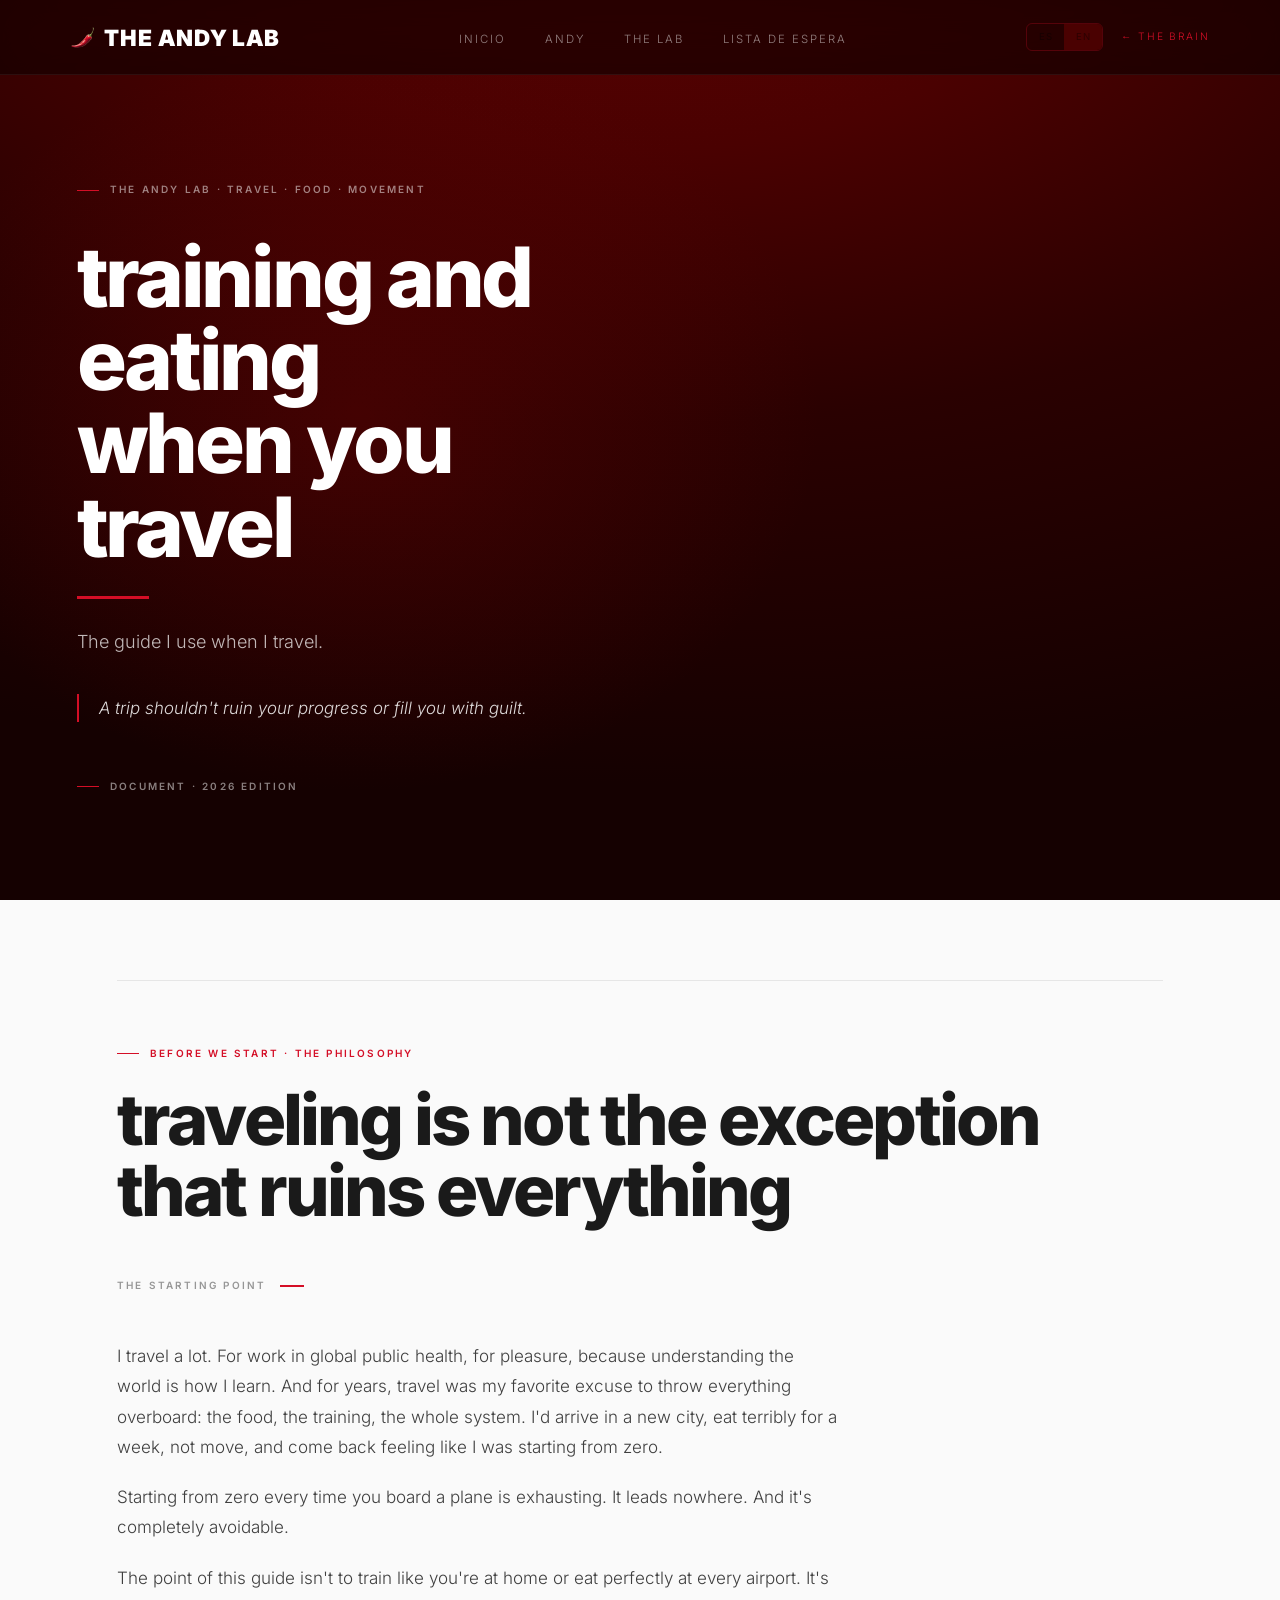
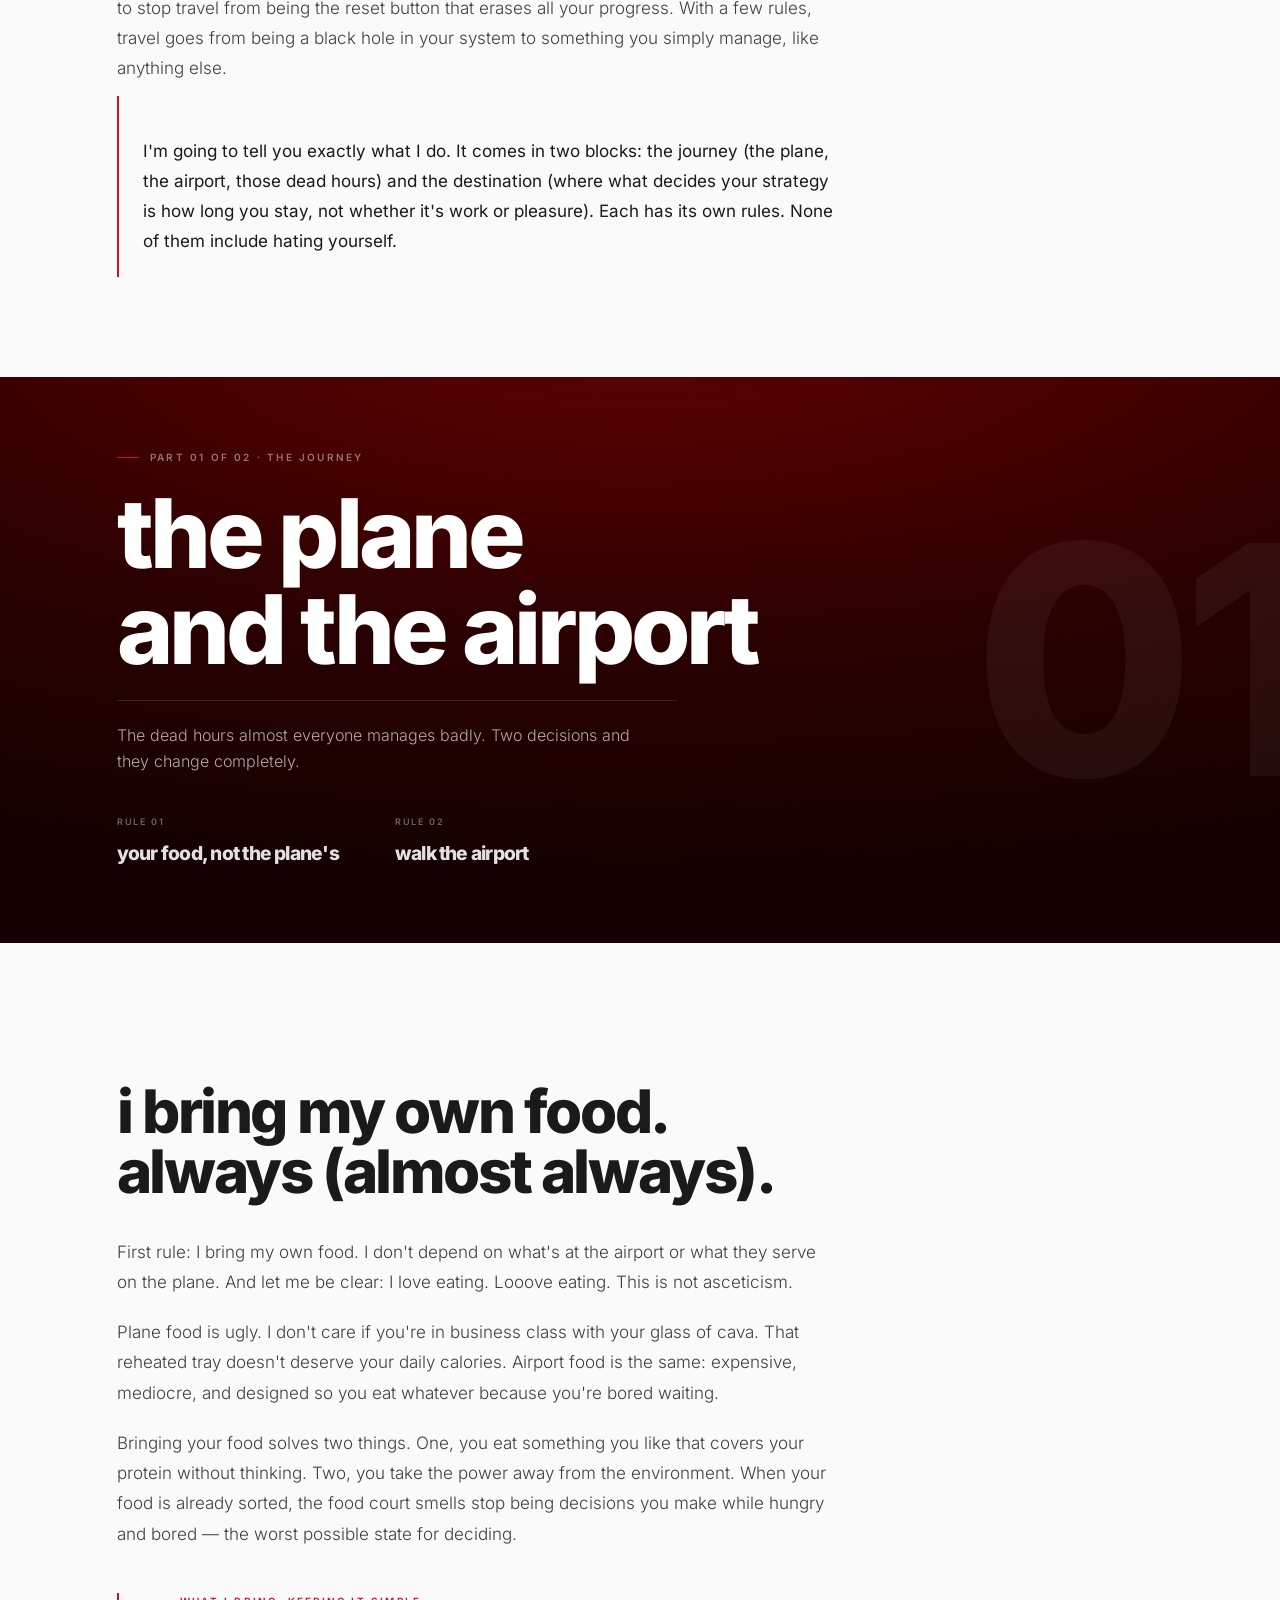
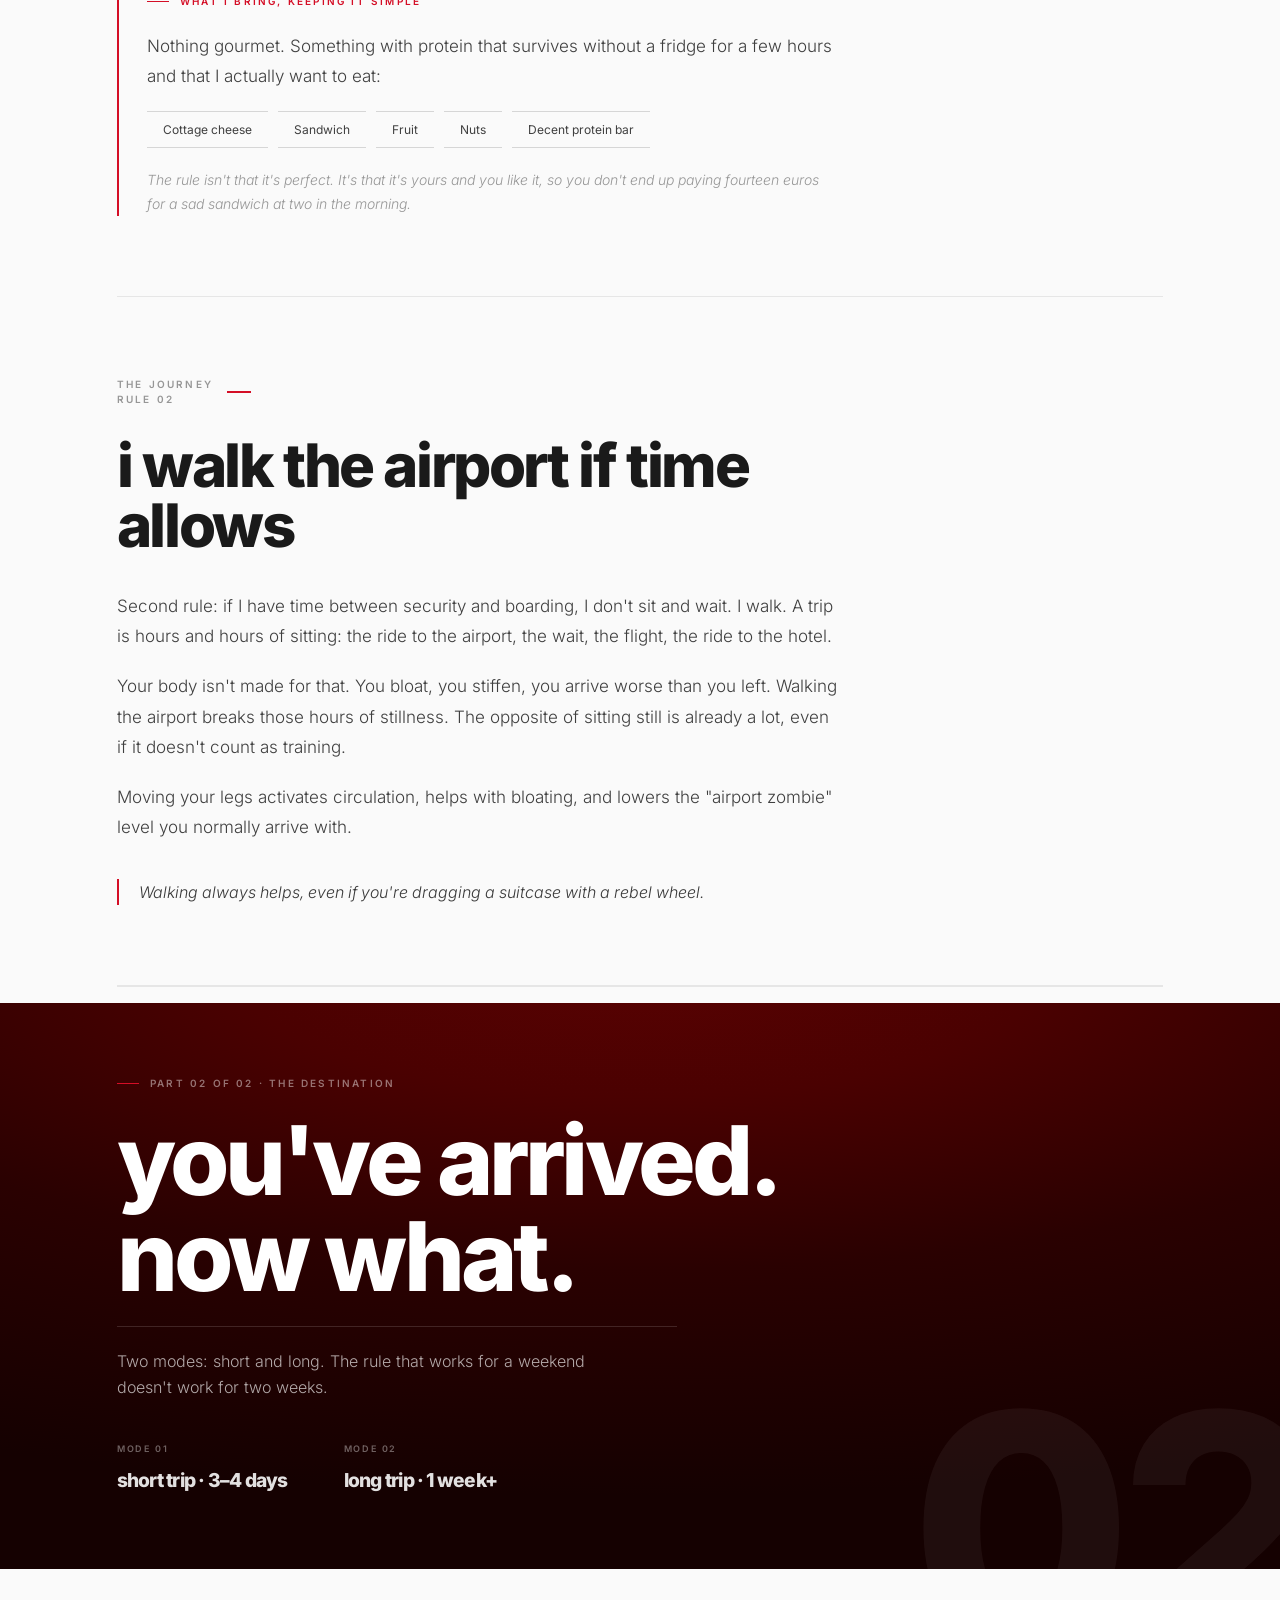
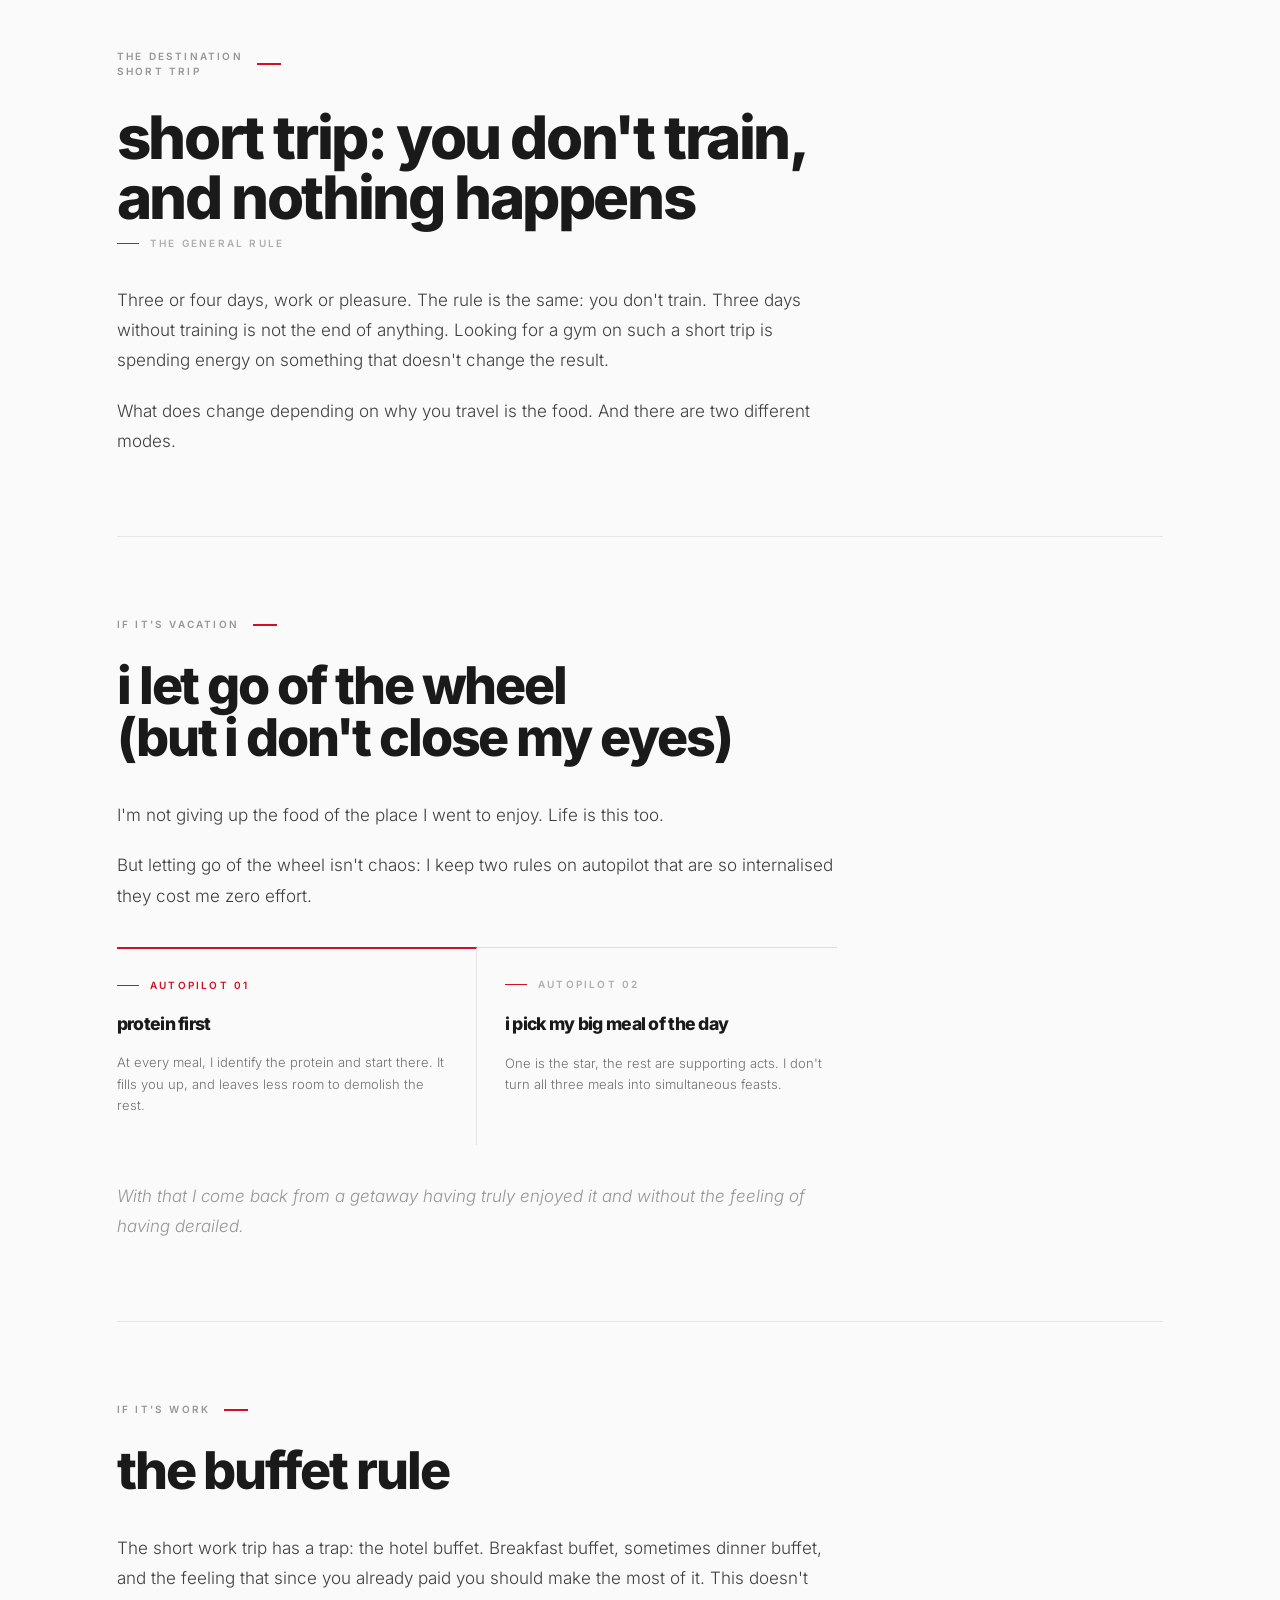
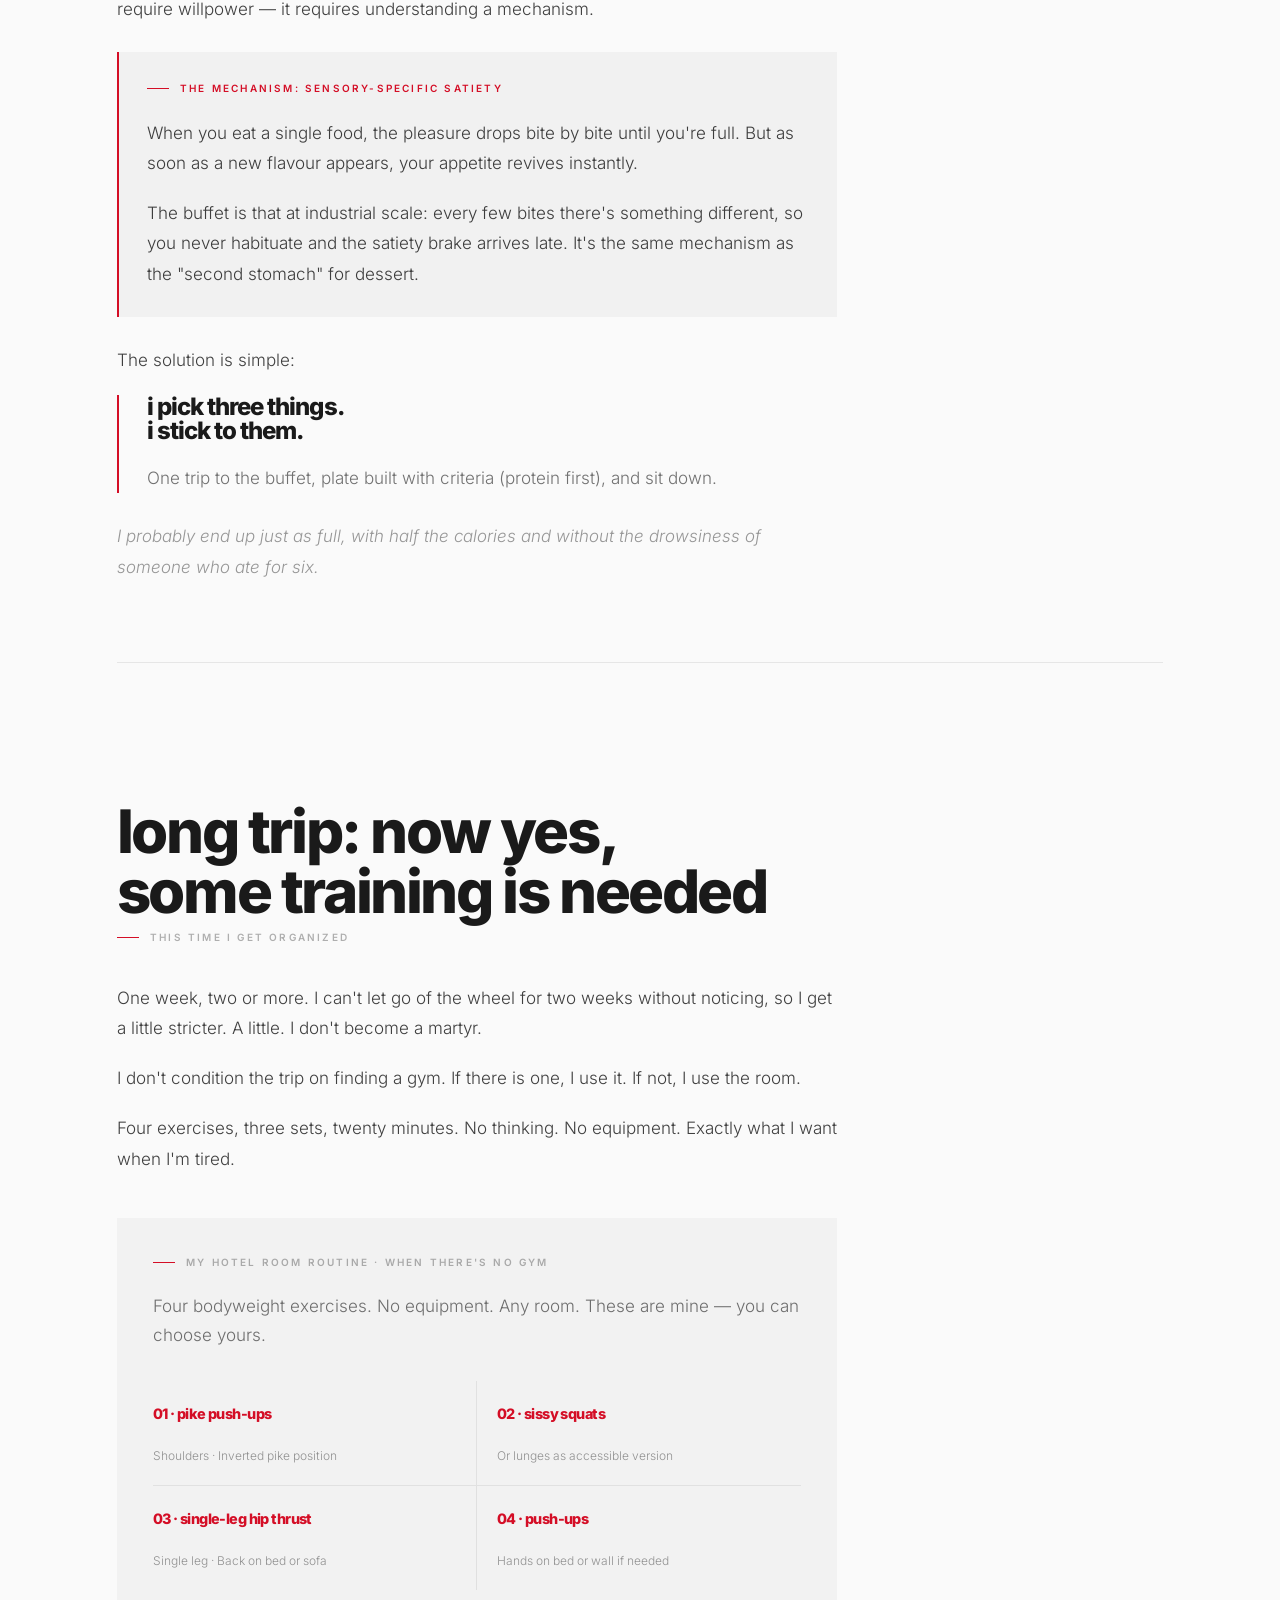
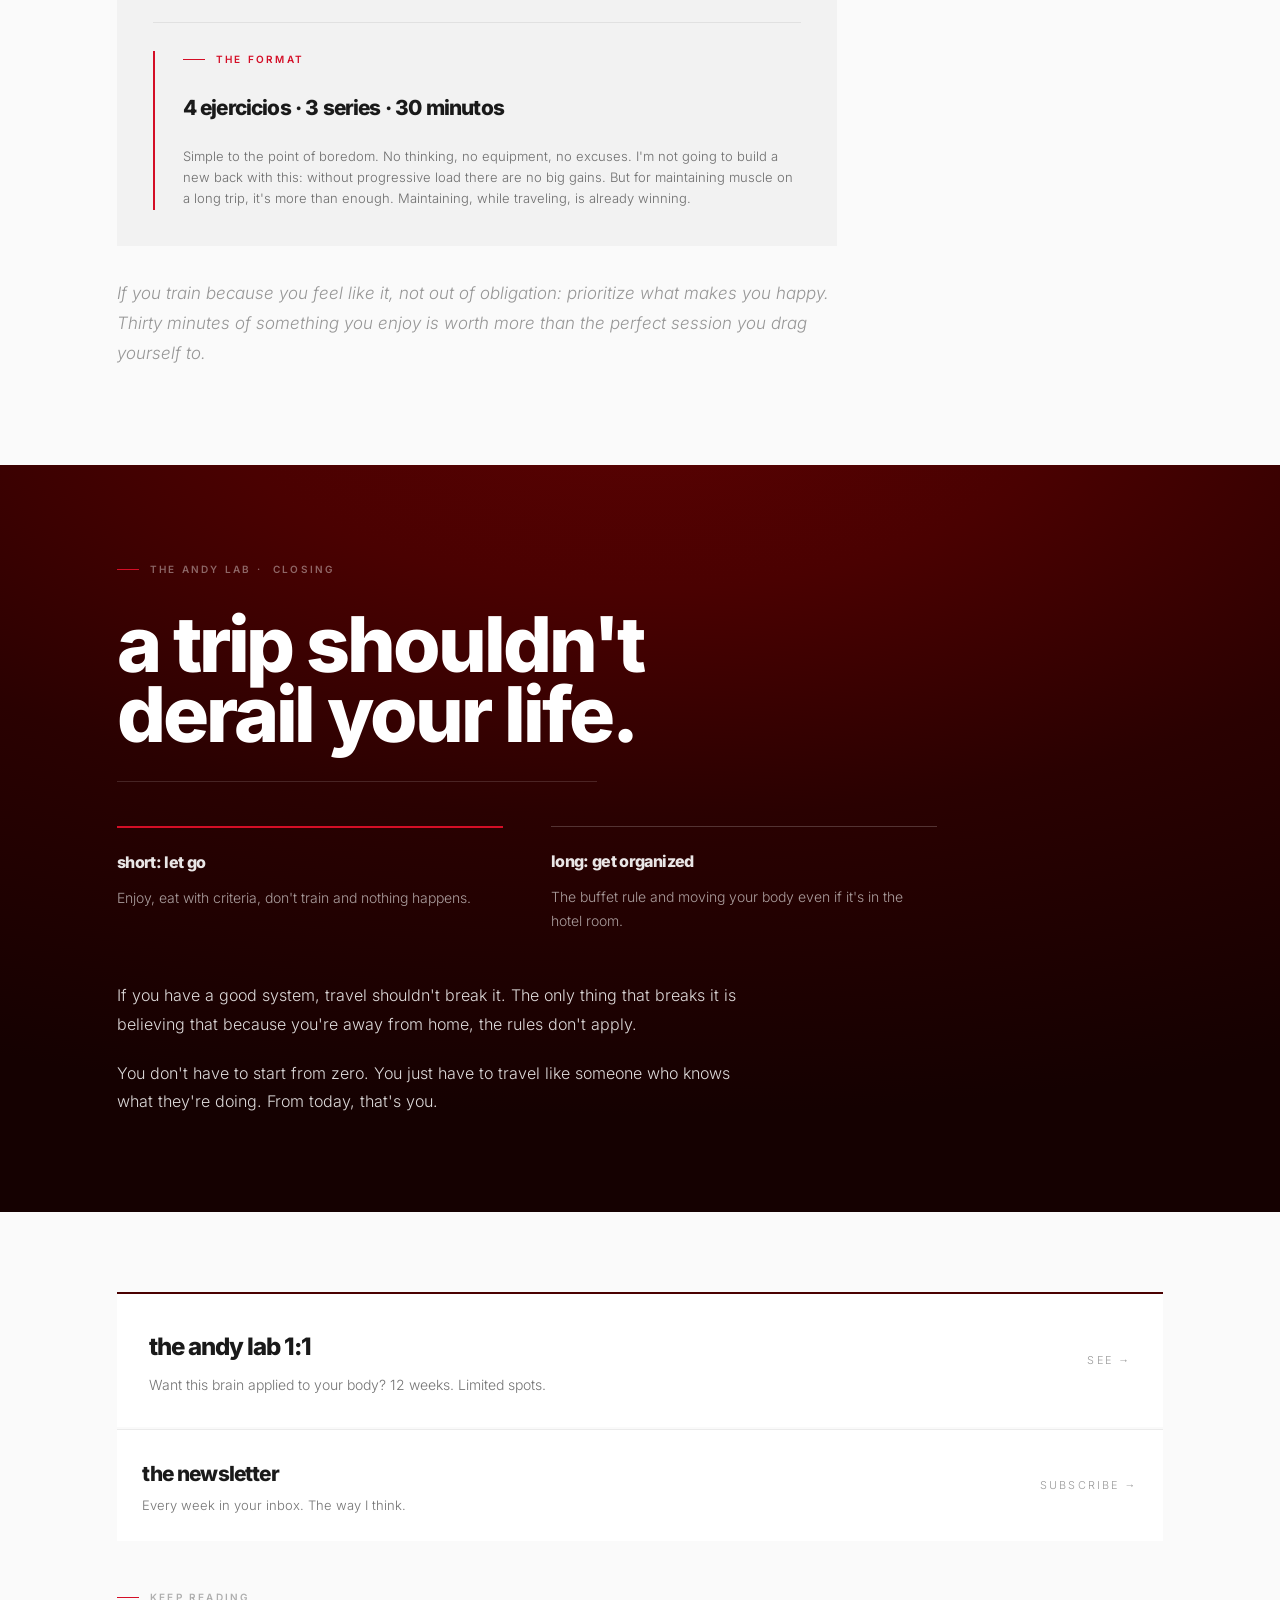
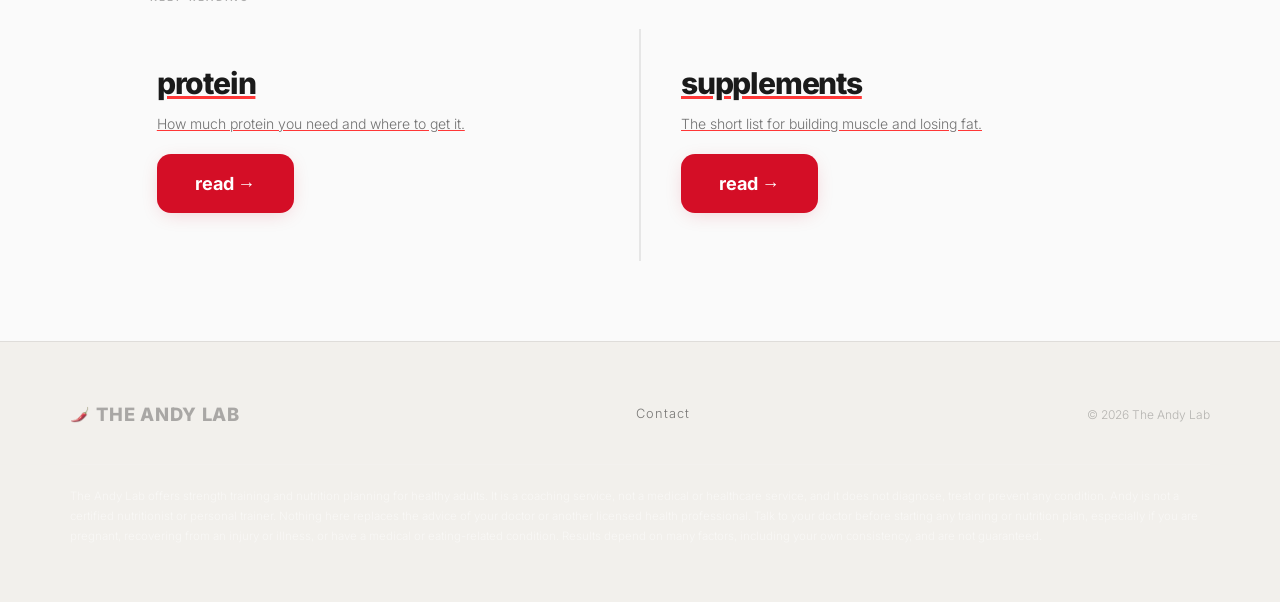
<file: viaje.html>
<!DOCTYPE html>
<html lang="en">
<head>
<meta charset="UTF-8">
<meta name="viewport" content="width=device-width, initial-scale=1.0">
<title>Entrenar y comer cuando viajas — The Andy Lab</title>
<meta name="description" content="La guía que uso yo cuando viajo. Sin gimnasio, sin culpa, sin pretender ser elite en un hotel.">
<link rel="canonical" href="https://theandylab.com/viaje.html">
<meta property="og:type" content="article">
<meta property="og:site_name" content="The Andy Lab">
<meta property="og:title" content="Entrenar y comer cuando viajas — The Andy Lab">
<meta property="og:description" content="La guía que uso yo cuando viajo. Sin gimnasio, sin culpa, sin pretender ser elite en un hotel.">
<meta property="og:url" content="https://theandylab.com/viaje.html">
<meta property="og:image" content="https://theandylab.com/assets/img/hero-sheep.png">
<meta property="og:locale" content="es_ES">
<meta name="twitter:card" content="summary_large_image">
<link rel="icon" href="assets/img/pepper.png">
<link href="https://fonts.googleapis.com/css2?family=Inter:wght@300;400;500;600;700;800;900&family=Newsreader:ital,opsz,wght@1,6..72,400&display=swap" rel="stylesheet">
<link rel="stylesheet" href="assets/site.css?v=20261026b">
<meta name="ext-resource-dependency" content="assets/img/hero-viaje.jpg" data-resource-id="heroImg" />
<style>
.g{--ink:#1a1a1a;--ink70:rgba(0,0,0,.75);--ink55:rgba(0,0,0,.55);--ink40:rgba(0,0,0,.4);--ink30:rgba(0,0,0,.3);--paper:#fafafa;--burgd:#4a0101;--acc:#d40e26;font-family:'Inter',sans-serif;font-weight:300}
.g .wrap{max-width:1200px;margin:0 auto;padding:0 clamp(2.5rem,6vw,6rem)}
.g section{position:relative;overflow:hidden}
.g .rule{height:1px;background:rgba(0,0,0,.08)}
.g .pad{padding-top:clamp(3.5rem,7vw,5rem);padding-bottom:clamp(3.5rem,7vw,5rem)}
.g .kicker{display:flex;align-items:center;gap:.7rem;font-size:10px;font-weight:600;letter-spacing:.22em;text-transform:uppercase;color:var(--ink30);margin-bottom:1.4rem}
.g .kicker::before{content:'';width:22px;height:1px;background:var(--acc);flex:none}
.g .kicker.red{color:var(--acc)}
.g h1{font-family:'Inter',sans-serif;font-size:clamp(46.4px,6.8vw,83.2px);color:var(--burgd);line-height:1;margin:0;font-weight:800;letter-spacing:-.04em;text-transform:lowercase}
.g h2{font-family:'Inter',sans-serif;line-height:1;margin:0;color:var(--ink);font-weight:800;letter-spacing:-.04em;text-transform:lowercase}
.g h3{font-family:'Inter',sans-serif;line-height:1;margin:0;color:var(--ink);font-weight:800;letter-spacing:-.04em;text-transform:lowercase}
.g p{line-height:1.78;color:var(--ink70);margin:0;font-size:17px}
.g .lede{font-size:17px;color:var(--ink55);max-width:500px}
.g .quote{font-size:17px;color:rgba(0,0,0,.78);line-height:1.65;border-left:2px solid var(--acc);padding-left:20px;font-style:italic;max-width:520px}
.g .dash{width:72px;height:3px;background:var(--acc)}
.g .hero-image{width:100%;max-height:60vh;object-fit:cover;margin:0;display:block}

/* cover */
.g .cover{min-height:100vh;display:flex;flex-direction:column;gap:0;background:radial-gradient(125% 95% at 50% -8%,#5a0202 0%,#4a0101 26%,#2a0101 58%,#150101 100%) #150101;align-items:flex-start;justify-content:center}
.g .cover::before{content:'';position:absolute;inset:0;background:radial-gradient(ellipse 60% 70% at 28% 46%,rgba(94,3,3,.5) 0%,transparent 60%);pointer-events:none}
.g .cover .col{max-width:620px;padding:clamp(8rem,12vw,10rem) clamp(2.5rem,6vw,6rem) clamp(3rem,6vw,5rem);z-index:1}

/* two-col rows */
.g .row{display:grid;grid-template-columns:1fr;gap:0;align-items:start}
.g .side{display:flex;align-items:center;gap:14px;margin-bottom:28px}
.g .side .lbl{font-size:10px;font-weight:600;letter-spacing:.22em;text-transform:uppercase;color:var(--ink40);margin-bottom:0;line-height:1.5}
.g .side .tick{width:24px;height:2px;background:var(--acc)}
.g .body{max-width:720px}
.g .body p+p{margin-top:20px}

/* dark part header */
.g .part{background:radial-gradient(125% 95% at 50% -8%,#5a0202 0%,#4a0101 26%,#2a0101 58%,#150101 100%) #150101;color:#fff;padding:clamp(3.5rem,7vw,4.5rem) 0;margin-top:16px}
.g .part::before{content:none}
.g .part .big{position:absolute;right:-30px;top:50%;transform:translateY(-50%);font-family:'Inter',sans-serif;font-size:clamp(160px,25.6vw,320px);color:rgba(255,255,255,.05);line-height:1;user-select:none;pointer-events:none;font-weight:800;letter-spacing:-.04em;text-transform:lowercase}
.g .part .k{display:flex;align-items:center;gap:.7rem;font-size:10px;font-weight:600;letter-spacing:.22em;text-transform:uppercase;color:rgba(255,255,255,.45);margin-bottom:1.2rem}
.g .part .k::before{content:'';width:22px;height:1px;background:var(--acc);flex:none}
.g .part h2{color:#fff;font-size:clamp(52px,7.5vw,96px);margin-bottom:1.4rem}
.g .part .hr{height:1px;background:rgba(255,255,255,.14);margin-bottom:1.3rem;max-width:560px}
.g .part .sub{font-size:16px;color:rgba(255,255,255,.66);line-height:1.65;max-width:520px;margin-bottom:2.5rem}
.g .part .rules{display:flex;gap:56px;flex-wrap:wrap}
.g .part .rules .rk{font-size:9px;font-weight:600;letter-spacing:.2em;text-transform:uppercase;color:rgba(255,255,255,.38);margin-bottom:6px}
.g .part .rules .rv{font-family:'Inter',sans-serif;font-size:19.2px;color:rgba(255,255,255,.88);font-weight:800;letter-spacing:-.04em;text-transform:lowercase}

/* callouts */
.g .box{border-left:2px solid var(--acc);padding-left:28px}
.g .box-fill{background:rgba(0,0,0,.035);border-left:2px solid var(--acc);padding:28px}
.g .chips{display:flex;flex-wrap:wrap;gap:10px}
.g .chip{font-size:12px;font-weight:400;color:var(--ink70);padding:7px 16px;border-top:1px solid rgba(0,0,0,.14);border-bottom:1px solid rgba(0,0,0,.14);transition:all .2s}
.g .chip:hover{border-color:var(--acc);color:var(--acc);transform:translateY(-2px)}
.g .two{display:grid;grid-template-columns:1fr 1fr;gap:0}
.g .routine{background:rgba(0,0,0,.03);padding:clamp(1.75rem,3vw,2.25rem)}
.g .ex{padding:20px 0}
.g .ex .n{font-family:'Inter',sans-serif;font-size:14.4px;color:var(--acc);margin-bottom:4px;font-weight:800;letter-spacing:-.04em;text-transform:lowercase}
.g .ex .d{font-size:12px;font-weight:300;color:var(--ink40);line-height:1.5}

/* cta section */
.g .cta-section{background:#150101;color:#fff;padding:clamp(4rem,6vw,5rem) 0;position:relative}
.g .cta-section::before{content:'';position:absolute;top:0;left:0;right:0;height:3px;background:var(--acc)}
.g .cta-section .wrap{display:grid;grid-template-columns:1fr;gap:32px}
.g .cta-section h2{color:#fff;font-size:clamp(40px,5vw,64px);margin-bottom:12px}
.g .cta-section .sub{font-size:15px;color:rgba(255,255,255,.7);line-height:1.72;max-width:500px;margin-bottom:32px}
.g .cta-form{display:flex;flex-direction:column;gap:16px;max-width:480px}
.g .cta-form input{background:rgba(255,255,255,.1);border:1px solid rgba(255,255,255,.2);color:#fff;font-family:'Inter',sans-serif;font-size:15px;padding:14px 18px;outline:none;transition:border-color .2s}
.g .cta-form input::placeholder{color:rgba(255,255,255,.4)}
.g .cta-form input:focus{border-color:var(--acc)}
.g .cta-form button{background:var(--acc);color:#fff;font-family:'Inter',sans-serif;font-size:12.8px;border:none;padding:14px 24px;cursor:pointer;transition:opacity .2s;font-weight:800;letter-spacing:-.04em;text-transform:lowercase}
.g .cta-form button:hover{opacity:.88}
.g .or-sep{display:flex;align-items:center;gap:12px;margin:8px 0;color:rgba(255,255,255,.3);font-size:12px;text-transform:uppercase;letter-spacing:.12em;font-weight:600}
.g .or-sep::before,.g .or-sep::after{content:'';flex:1;height:1px;background:rgba(255,255,255,.15)}
.g .btn-alt{display:inline-block;background:transparent;border:1px solid rgba(255,255,255,.25);color:rgba(255,255,255,.8);font-family:'Inter',sans-serif;font-size:14px;padding:13px 18px;text-decoration:none;transition:all .2s;text-align:center;max-width:480px;width:100%}
.g .btn-alt:hover{border-color:rgba(255,255,255,.6);color:#fff}

/* closing dark */
.g .closing{background:radial-gradient(125% 95% at 50% -8%,#5a0202 0%,#4a0101 26%,#2a0101 58%,#150101 100%) #150101;color:#fff;padding:clamp(5rem,9vw,6rem) 0;margin-top:16px}
.g .closing::before{content:none}
.g .closing h2{color:#fff;font-size:clamp(44px,6vw,80px);line-height:.9;margin-bottom:2rem;max-width:720px}
.g .closing .hr{height:1px;background:rgba(255,255,255,.14);margin-bottom:2.75rem;max-width:480px}
.g .closing .grid2{display:grid;grid-template-columns:1fr 1fr;gap:0 48px;max-width:820px;margin-bottom:3rem}
.g .closing .gk{font-family:'Inter',sans-serif;font-size:16px;color:rgba(255,255,255,.9);margin-bottom:10px;font-weight:800;letter-spacing:-.04em;text-transform:lowercase}
.g .closing .gp{font-size:14px;font-weight:300;color:rgba(255,255,255,.62);line-height:1.72}
.g .closing .gp-final{font-size:16px;font-weight:300;color:rgba(255,255,255,.85);line-height:1.78;max-width:620px;margin-top:1.3rem}

/* next steps cards */
.g .next-grid{display:grid;grid-template-columns:1fr 1fr;gap:2px;background:rgba(0,0,0,.08)}
.g .nx{background:#fafafa;padding:40px;transition:transform .25s,box-shadow .25s}
.g .nx:hover{transform:translateY(-3px);box-shadow:0 8px 24px rgba(0,0,0,.08)}
.g .nx h3{font-size:30px;color:var(--ink);margin-bottom:14px;line-height:.95}
.g .nx p{font-size:14px;color:var(--ink55);line-height:1.72}
.g .nx .btn-p{margin-top:22px}

@media(max-width:820px){
  .g .row,.g .two,.g .closing .grid2,.g .next-grid{grid-template-columns:1fr}
  .g .cta-form{max-width:100%}
  .g .btn-alt{max-width:100%;width:100%}
  .g .cover{display:flex;flex-direction:column;padding:0;min-height:auto}
  .g .cover .col{padding:clamp(7rem,12vw,9rem) clamp(1.5rem,5vw,2.5rem) clamp(3rem,5vw,4rem)}
  .g h1{font-size:clamp(32px,6vw,48px)}
  .g h2{font-size:clamp(28px,5vw,44px)}
  .g h3{font-size:clamp(24px,4.5vw,36px)}
  .g .nx{padding:24px 16px}
  .g .nx h3{font-size:22px}
  .g .part .big{font-size:clamp(120px,20vw,180px)}
  .g .cta-section{padding:clamp(3rem,5vw,4rem) 0}
  .g .closing{padding:clamp(3rem,5vw,4rem) 0}
  .g .kicker{font-size:9px;gap:.5rem}
  .g .kicker::before{width:16px}
  .g .chip{font-size:11px;padding:6px 12px}
}
</style>
<template id="__bundler_thumbnail" data-bg-color="#4a0101">
  <svg viewBox="0 0 200 200" xmlns="http://www.w3.org/2000/svg">
    <rect width="200" height="200" fill="#4a0101"/>
    <text x="100" y="120" font-family="Inter, sans-serif" font-size="70" font-weight="900" fill="#d40e26" text-anchor="middle" letter-spacing="2">V</text>
    <line x1="60" y1="150" x2="140" y2="150" stroke="#d40e26" stroke-width="3"/>
  </svg>
</template>
</head>
<body class="theme-light">
<style>
  /* Override light nav to dark for viaje cover */
  .theme-light nav{background:rgba(21,1,1,0.72)!important;border-bottom:1px solid rgba(255,255,255,.06)!important}
  .theme-light nav.scrolled{background:rgba(21,1,1,0.94)!important;border-bottom-color:rgba(255,255,255,.1)!important}
  .theme-light .nav-logo{color:#fff!important}
  .theme-light .nav-links{background:transparent!important}
  .theme-light .nav-links a{color:rgba(255,255,255,.5)!important}
  .theme-light .nav-links a:hover,.theme-light .nav-links a.active{color:#fff!important}
  .theme-light .nav-toggle span{background:#fff!important}
  .theme-light .btn-nav{color:#fff!important;border-color:rgba(212,14,38,.35)!important}
  @media(max-width:1040px){
    .theme-light .nav-links{background:rgba(21,1,1,0.98)!important}
  }
</style>

<div class="progress-bar"></div>

<nav>
  <a href="index.html" class="nav-logo"><img src="assets/img/pepper.png" class="logo-pepper" alt=""><span>The Andy Lab</span></a>
  <ul class="nav-links" style="background-color: rgba(21, 1, 1, 0)">
    <li><a href="index.html">Inicio</a></li>
    <li><a href="andy.html">Andy</a></li>
    <li><a href="lab.html">THE Lab</a></li>
    <li class="nav-cta-m"><a href="https://tally.so/r/XxNP4Y" target="_blank" rel="noopener">Lista de espera</a></li>
  </ul>
  <div class="nav-right">
    <div class="lang-switch" role="group" aria-label="Language">
      <button type="button" data-setlang="es">ES</button>
      <button type="button" data-setlang="en">EN</button>
    </div>
    <a href="newsletter.html" class="nav-links-brain">← The Brain</a>
    <button class="nav-toggle" type="button" aria-label="Menú" aria-expanded="false"><span></span><span></span><span></span></button>
  </div>
</nav>

<div class="g">

  <!-- COVER -->
  <section class="cover" style="position:relative">
    <div class="col">
      <div style="display:flex;flex-direction:column">
        <p class="kicker reveal" style="margin-bottom:36px;color:rgba(255,255,255,.5)"><span data-lang="es">The Andy Lab · Viaje · Comida · Movimiento</span><span data-lang="en">The Andy Lab · Travel · Food · Movement</span></p>
        <h1 class="reveal d1" style="color:#fff" data-lang="es">Entrenar y comer<br>cuando viajas</h1>
        <h1 class="reveal d1" style="color:#fff" data-lang="en">Training and eating<br>when you travel</h1>
        <div class="dash reveal d1" style="margin:28px 0 28px"></div>
        <p class="reveal d2" style="font-size:clamp(16px,1.8vw,18px);line-height:1.72;max-width:500px;margin-bottom:36px;color:rgba(255,255,255,.72)" data-lang="es">La guía que uso cuando viajo.</p>
        <p class="reveal d2" style="font-size:clamp(16px,1.8vw,18px);line-height:1.72;max-width:500px;margin-bottom:36px;color:rgba(255,255,255,.72)" data-lang="en">The guide I use when I travel.</p>
        <p class="quote reveal d2" style="margin-bottom:56px;color:rgba(255,255,255,.85)" data-lang="es">Un viaje no debería arruinar tu progreso ni llenarte de culpa.</p>
        <p class="quote reveal d2" style="margin-bottom:56px;color:rgba(255,255,255,.85)" data-lang="en">A trip shouldn't ruin your progress or fill you with guilt.</p>
        <p class="kicker reveal d3" style="margin:0;color:rgba(255,255,255,.5)"><span data-lang="es">Documento · Edición 2026</span><span data-lang="en">Document · 2026 Edition</span></p>
      </div>
    </div>
  </section>

  <!-- PHILOSOPHY -->
  <section id="filosofia" style="background:var(--paper)">
    <div class="wrap pad">
      <div class="rule" style="margin-bottom:64px"></div>
      <p class="kicker red reveal"><span data-lang="es">Antes de empezar · The Philosophy</span><span data-lang="en">Before we start · The Philosophy</span></p>
      <h2 class="reveal d1" style="font-size:clamp(44px,5.5vw,72px);margin-bottom:52px" data-lang="es">Viajar no es la excepción<br>que lo arruina todo</h2>
      <h2 class="reveal d1" style="font-size:clamp(44px,5.5vw,72px);margin-bottom:52px" data-lang="en">Traveling is not the exception<br>that ruins everything</h2>
      <div class="row reveal d2">
        <div class="side"><p class="lbl"><span data-lang="es">El punto de partida</span><span data-lang="en">The starting point</span></p><div class="tick"></div></div>
        <div class="body">
          <p style="font-size:17px" data-lang="es">Viajo bastante. Por trabajo en salud pública global, por placer, porque entender el mundo es mi forma de aprender. Y durante años el viaje fue mi excusa favorita para mandar todo de paseo: la comida, el entreno, el sistema entero. Llegaba a una ciudad nueva, comía fatal una semana, no me movía, y volvía sintiéndome como si hubiera empezado de cero.</p>
          <p style="font-size:17px" data-lang="en">I travel a lot. For work in global public health, for pleasure, because understanding the world is how I learn. And for years, travel was my favorite excuse to throw everything overboard: the food, the training, the whole system. I'd arrive in a new city, eat terribly for a week, not move, and come back feeling like I was starting from zero.</p>
          <p style="font-size:17px" data-lang="es">Empezar de cero cada vez que coges un avión es agotador. No lleva a ningún sitio. Y es completamente evitable.</p>
          <p style="font-size:17px" data-lang="en">Starting from zero every time you board a plane is exhausting. It leads nowhere. And it's completely avoidable.</p>
          <p style="font-size:17px" data-lang="es">La idea de esta guía no es que entrenes como en casa ni que comas perfecto en cada aeropuerto. Es que el viaje deje de ser el botón de reset que borra todo tu progreso. Con unas pocas reglas, viajar pasa de ser el agujero negro de tu sistema a ser algo que simplemente gestionas, como cualquier otra cosa.</p>
          <p style="font-size:17px" data-lang="en">The point of this guide isn't to train like you're at home or eat perfectly at every airport. It's to stop travel from being the reset button that erases all your progress. With a few rules, travel goes from being a black hole in your system to something you simply manage, like anything else.</p>
          <div style="border-left:2px solid var(--acc);padding:20px 0 20px 24px;margin:12px 0 4px">
            <p style="font-size:17px;color:var(--ink);font-weight:400;line-height:1.78" data-lang="es">Te voy a contar exactamente lo que hago yo. Va en dos bloques: el trayecto (el avión, el aeropuerto, esas horas muertas) y el destino (donde lo que decide tu estrategia es cuánto tiempo te quedas, no si vas por trabajo o placer). Cada uno tiene sus reglas. Ninguna incluye odiarte.</p>
            <p style="font-size:17px;color:var(--ink);font-weight:400;line-height:1.78" data-lang="en">I'm going to tell you exactly what I do. It comes in two blocks: the journey (the plane, the airport, those dead hours) and the destination (where what decides your strategy is how long you stay, not whether it's work or pleasure). Each has its own rules. None of them include hating yourself.</p>
          </div>
        </div>
      </div>
    </div>
  </section>

  <!-- PART 01: THE JOURNEY -->
  <section id="trayecto" class="part">
    <div class="big">01</div>
    <div class="wrap reveal" style="position:relative;z-index:1">
      <p class="k"><span data-lang="es">Parte 01 de 02 · The Journey</span><span data-lang="en">Part 01 of 02 · The Journey</span></p>
      <h2 data-lang="es">El avión<br>y el aeropuerto</h2>
      <h2 data-lang="en">The plane<br>and the airport</h2>
      <div class="hr"></div>
      <p class="sub" data-lang="es">Las horas muertas que casi todo el mundo gestiona mal. Dos decisiones y cambian por completo.</p>
      <p class="sub" data-lang="en">The dead hours almost everyone manages badly. Two decisions and they change completely.</p>
      <div class="rules">
        <div><p class="rk"><span data-lang="es">Regla 01</span><span data-lang="en">Rule 01</span></p><p class="rv"><span data-lang="es">Tu comida, no la del avión</span><span data-lang="en">Your food, not the plane's</span></p></div>
        <div><p class="rk"><span data-lang="es">Regla 02</span><span data-lang="en">Rule 02</span></p><p class="rv"><span data-lang="es">Camina el aeropuerto</span><span data-lang="en">Walk the airport</span></p></div>
      </div>
    </div>
  </section>

  <!-- RULE 01 -->
  <section style="background:var(--paper)">
    <div class="wrap pad">
      <div class="row">
        <div class="side reveal"><p class="lbl"><span data-lang="es">The Journey<br>Regla 01</span><span data-lang="en">The Journey<br>Rule 01</span></p><div class="tick"></div></div>
        <div class="body reveal d1">
          <h3 style="font-size:clamp(38px,4.8vw,60px);margin-bottom:36px" data-lang="es">Llevo mi propia comida.
Siempre (casi siempre).</h3>
          <h3 style="font-size:clamp(38px,4.8vw,60px);margin-bottom:36px" data-lang="en">I bring my own food.
Always (almost always).</h3>
          <p style="font-size:17px" data-lang="es">Primera regla: me llevo mi propia comida. No dependo de lo que haya en el aeropuerto ni de lo que sirvan en el avión. Y que quede claro: amo comer. Amooo comer. Esto no es ascetismo.</p>
          <p style="font-size:17px" data-lang="en">First rule: I bring my own food. I don't depend on what's at the airport or what they serve on the plane. And let me be clear: I love eating. Looove eating. This is not asceticism.</p>
          <p style="font-size:17px" data-lang="es">Es que la comida de avión es fea. Y me da igual que vayas en business con tu copa de cava. Esa bandeja recalentada no merece tus calorías del día. La comida de aeropuerto tampoco: cara, mediocre, y diseñada para que comas cualquier cosa porque estás aburrida esperando.</p>
          <p style="font-size:17px" data-lang="en">Plane food is ugly. I don't care if you're in business class with your glass of cava. That reheated tray doesn't deserve your daily calories. Airport food is the same: expensive, mediocre, and designed so you eat whatever because you're bored waiting.</p>
          <p style="font-size:17px;margin-bottom:44px" data-lang="es">Llevarte tu comida resuelve dos cosas. Una, comes algo que te gusta y que cubre tu proteína sin pensar. Dos, le quitas el poder al entorno. Cuando ya tienes tu comida resuelta, los olores del food court dejan de ser decisiones que tomas con hambre y aburrimiento — el peor estado posible para decidir.</p>
          <p style="font-size:17px;margin-bottom:44px" data-lang="en">Bringing your food solves two things. One, you eat something you like that covers your protein without thinking. Two, you take the power away from the environment. When your food is already sorted, the food court smells stop being decisions you make while hungry and bored — the worst possible state for deciding.</p>
          <div class="box reveal d2">
            <p class="kicker red" style="margin-bottom:18px"><span data-lang="es">Qué llevo, sin complicarme</span><span data-lang="en">What I bring, keeping it simple</span></p>
            <p style="font-size:17px;margin-bottom:20px" data-lang="es">Nada gourmet. Algo con proteína que aguante sin nevera unas horas y que me apetezca de verdad:</p>
            <p style="font-size:17px;margin-bottom:20px" data-lang="en">Nothing gourmet. Something with protein that survives without a fridge for a few hours and that I actually want to eat:</p>
            <div class="chips" style="margin-bottom:20px">
              <span class="chip"><span data-lang="es">Queso cottage</span><span data-lang="en">Cottage cheese</span></span>
              <span class="chip">Sandwich</span>
              <span class="chip"><span data-lang="es">Fruta</span><span data-lang="en">Fruit</span></span>
              <span class="chip"><span data-lang="es">Frutos secos</span><span data-lang="en">Nuts</span></span>
              <span class="chip"><span data-lang="es">Barrita decente</span><span data-lang="en">Decent protein bar</span></span>
            </div>
            <p style="font-size:14px;color:var(--ink40);line-height:1.7;font-style:italic"><span data-lang="es">La regla no es que sea perfecto. Es que sea tuyo y que te guste, para no acabar pagando catorce euros por un sándwich triste a las dos de la madrugada.</span><span data-lang="en">The rule isn't that it's perfect. It's that it's yours and you like it, so you don't end up paying fourteen euros for a sad sandwich at two in the morning.</span></p>
          </div>
        </div>
      </div>
    </div>
  </section>

  <div class="wrap"><div class="rule"></div></div>

  <!-- RULE 02 -->
  <section style="background:var(--paper)">
    <div class="wrap pad">
      <div class="row">
        <div class="side reveal"><p class="lbl"><span data-lang="es">The Journey<br>Regla 02</span><span data-lang="en">The Journey<br>Rule 02</span></p><div class="tick"></div></div>
        <div class="body reveal d1">
          <h3 style="font-size:clamp(38px,4.8vw,60px);margin-bottom:36px" data-lang="es">camino por el aeropuerto
si el tiempo lo permite</h3>
          <h3 style="font-size:clamp(38px,4.8vw,60px);margin-bottom:36px" data-lang="en">I walk the airport
if time allows</h3>
          <p style="font-size:17px" data-lang="es">Segunda regla: si tengo tiempo entre el control y el embarque, no me siento a esperar. Camino. Un viaje es horas y horas de estar sentada: el trayecto al aeropuerto, la espera, el vuelo, el trayecto al hotel.</p>
          <p style="font-size:17px" data-lang="en">Second rule: if I have time between security and boarding, I don't sit and wait. I walk. A trip is hours and hours of sitting: the ride to the airport, the wait, the flight, the ride to the hotel.</p>
          <p style="font-size:17px" data-lang="es">Tu cuerpo no está hecho para eso. Te hinchas, te agarrotas, llegas peor de lo que saliste. Caminar por el aeropuerto rompe esas horas de quietud. Lo contrario de estar inmóvil ya es muchísimo, aunque no cuente como entrenamiento.</p>
          <p style="font-size:17px" data-lang="en">Your body isn't made for that. You bloat, you stiffen, you arrive worse than you left. Walking the airport breaks those hours of stillness. The opposite of sitting still is already a lot, even if it doesn't count as training.</p>
          <p style="font-size:17px;margin-bottom:36px" data-lang="es">Mover las piernas activa la circulación, ayuda con la hinchazón, y te baja el nivel de "zombi de aeropuerto" con el que normalmente llegas.</p>
          <p style="font-size:17px;margin-bottom:36px" data-lang="en">Moving your legs activates circulation, helps with bloating, and lowers the "airport zombie" level you normally arrive with.</p>
          <p class="quote" style="font-size:16px;max-width:none" data-lang="es">Caminar siempre viene bien, aunque sea arrastrando una maleta con una rueda rebelde.</p>
          <p class="quote" style="font-size:16px;max-width:none" data-lang="en">Walking always helps, even if you're dragging a suitcase with a rebel wheel.</p>
        </div>
      </div>
    </div>
  </section>

  <div class="wrap"><div class="rule"></div></div>

  <div class="wrap"><div class="rule"></div></div>

  <!-- PART 02 -->
  <section id="destino" class="part">
    <div class="big" data-parallax="1">02</div>
    <div class="wrap reveal" style="position:relative;z-index:1">
      <p class="k"><span data-lang="es">Parte 02 de 02 · The Destination</span><span data-lang="en">Part 02 of 02 · The Destination</span></p>
      <h2 data-lang="es">Ya llegaste a tu destino.<br>Ahora qué.</h2>
      <h2 data-lang="en">You've arrived.<br>Now what.</h2>
      <div class="hr"></div>
      <p class="sub" data-lang="es">Dos modos: corto y largo. La regla que funciona para un fin de semana no funciona para dos semanas.</p>
      <p class="sub" data-lang="en">Two modes: short and long. The rule that works for a weekend doesn't work for two weeks.</p>
      <div class="rules">
        <div><p class="rk"><span data-lang="es">Modo 01</span><span data-lang="en">Mode 01</span></p><p class="rv"><span data-lang="es">Viaje corto · 3–4 días</span><span data-lang="en">Short trip · 3–4 days</span></p></div>
        <div><p class="rk"><span data-lang="es">Modo 02</span><span data-lang="en">Mode 02</span></p><p class="rv"><span data-lang="es">Viaje largo · 1 semana+</span><span data-lang="en">Long trip · 1 week+</span></p></div>
      </div>
    </div>
  </section>

  <!-- CORTO INTRO -->
  <section style="background:var(--paper)">
    <div class="wrap pad">
      <div class="row">
        <div class="side reveal"><p class="lbl"><span data-lang="es">The Destination<br>Viaje Corto</span><span data-lang="en">The Destination<br>Short Trip</span></p><div class="tick"></div></div>
        <div class="body reveal d1">
          <h3 style="font-size:clamp(38px,4.8vw,60px);margin-bottom:8px" data-lang="es">Viaje corto: no entrenas,<br>y no pasa nada</h3>
          <h3 style="font-size:clamp(38px,4.8vw,60px);margin-bottom:8px" data-lang="en">Short trip: you don't train,<br>and nothing happens</h3>
          <p class="kicker" style="margin:0 0 32px"><span data-lang="es">La regla general</span><span data-lang="en">The general rule</span></p>
          <p style="font-size:17px" data-lang="es">Tres o cuatro días, sea por trabajo o por placer. La regla aquí es la misma: no entrenas. Tres días sin entrenar no son el fin de absolutamente nada. Buscar un gimnasio en un viaje tan corto es gastar energía en algo que no cambia el resultado.</p>
          <p style="font-size:17px" data-lang="en">Three or four days, work or pleasure. The rule is the same: you don't train. Three days without training is not the end of anything. Looking for a gym on such a short trip is spending energy on something that doesn't change the result.</p>
          <p style="font-size:17px" data-lang="es">Lo que sí cambia según para qué viajas es la comida. Y ahí hay dos modos distintos.</p>
          <p style="font-size:17px" data-lang="en">What does change depending on why you travel is the food. And there are two different modes.</p>
        </div>
      </div>
    </div>
  </section>

  <div class="wrap"><div class="rule"></div></div>

  <!-- VACACIONES -->
  <section style="background:var(--paper)">
    <div class="wrap pad">
      <div class="row">
        <div class="side reveal"><p class="lbl"><span data-lang="es">Si es vacaciones</span><span data-lang="en">If it's vacation</span></p><div class="tick"></div></div>
        <div class="body reveal d1">
          <h3 style="font-size:clamp(34px,4.2vw,52px);margin-bottom:36px" data-lang="es">Suelto el volante<br>(pero no cierro los ojos)</h3>
          <h3 style="font-size:clamp(34px,4.2vw,52px);margin-bottom:36px" data-lang="en">I let go of the wheel<br>(but I don't close my eyes)</h3>
          <p style="font-size:17px" data-lang="es">No voy a renunciar a la comida del sitio al que fui a disfrutar. La vida es esto también.</p>
          <p style="font-size:17px" data-lang="en">I'm not giving up the food of the place I went to enjoy. Life is this too.</p>
          <p style="font-size:17px;margin-bottom:36px" data-lang="es">Pero soltar el volante no es caos: mantengo en automático dos reglas que ya tengo tan interiorizadas que no me cuestan ningún esfuerzo.</p>
          <p style="font-size:17px;margin-bottom:36px" data-lang="en">But letting go of the wheel isn't chaos: I keep two rules on autopilot that are so internalised they cost me zero effort.</p>
          <div class="two" style="margin-bottom:36px">
            <div style="padding:28px 28px 28px 0;border-top:2px solid var(--acc);border-right:1px solid rgba(0,0,0,.08)">
              <p class="kicker red" style="margin-bottom:10px"><span data-lang="es">Automático 01</span><span data-lang="en">Autopilot 01</span></p>
              <p style="font-family:'Inter',sans-serif;font-size:17.6px;color:var(--ink);margin-bottom:10px;line-height:1;font-weight:800;letter-spacing:-.04em;text-transform:lowercase"><span data-lang="es">Proteína primero</span><span data-lang="en">Protein first</span></p>
              <p style="font-size:13px;color:var(--ink55);line-height:1.65" data-lang="es">En cada comida, identifico la proteína y empiezo por ahí. Sacia, y deja menos hueco para arrasar con el resto.</p>
              <p style="font-size:13px;color:var(--ink55);line-height:1.65" data-lang="en">At every meal, I identify the protein and start there. It fills you up, and leaves less room to demolish the rest.</p>
            </div>
            <div style="padding:28px 0 28px 28px;border-top:1px solid rgba(0,0,0,.12)">
              <p class="kicker" style="margin-bottom:10px"><span data-lang="es">Automático 02</span><span data-lang="en">Autopilot 02</span></p>
              <p style="font-family:'Inter',sans-serif;font-size:17.6px;color:var(--ink);margin-bottom:10px;line-height:1.1;font-weight:800;letter-spacing:-.04em;text-transform:lowercase"><span data-lang="es">Elijo mi comida pesada del día</span><span data-lang="en">I pick my big meal of the day</span></p>
              <p style="font-size:13px;color:var(--ink55);line-height:1.65" data-lang="es">Una es la protagonista, las demás acompañan. No convierto las tres comidas en festines simultáneos.</p>
              <p style="font-size:13px;color:var(--ink55);line-height:1.65" data-lang="en">One is the star, the rest are supporting acts. I don't turn all three meals into simultaneous feasts.</p>
            </div>
          </div>
          <p style="font-size:17px;color:var(--ink40);font-style:italic" data-lang="es">Con eso vuelvo de una escapada habiendo disfrutado de verdad y sin la sensación de haber descarrilado.</p>
          <p style="font-size:17px;color:var(--ink40);font-style:italic" data-lang="en">With that I come back from a getaway having truly enjoyed it and without the feeling of having derailed.</p>
        </div>
      </div>
    </div>
  </section>

  <div class="wrap"><div class="rule"></div></div>

  <!-- TRABAJO / BUFFET -->
  <section style="background:var(--paper)">
    <div class="wrap pad">
      <div class="row">
        <div class="side reveal"><p class="lbl"><span data-lang="es">Si es trabajo</span><span data-lang="en">If it's work</span></p><div class="tick"></div></div>
        <div class="body reveal d1">
          <h3 style="font-size:clamp(34px,4.2vw,52px);margin-bottom:36px" data-lang="es">La regla del buffet</h3>
          <h3 style="font-size:clamp(34px,4.2vw,52px);margin-bottom:36px" data-lang="en">The buffet rule</h3>
          <p style="font-size:17px" data-lang="es">El viaje de trabajo corto tiene una trampa: el buffet del hotel. Desayuno buffet, a veces cena buffet, y la sensación de que como ya pagaste hay que aprovechar. Aquí no hace falta fuerza de voluntad, hace falta entender un mecanismo.</p>
          <p style="font-size:17px" data-lang="en">The short work trip has a trap: the hotel buffet. Breakfast buffet, sometimes dinner buffet, and the feeling that since you already paid you should make the most of it. This doesn't require willpower — it requires understanding a mechanism.</p>
          <div class="box-fill reveal d2" style="margin:28px 0">
            <p class="kicker red" style="margin-bottom:14px"><span data-lang="es">El mecanismo: saciedad sensorial específica</span><span data-lang="en">The mechanism: sensory-specific satiety</span></p>
            <p style="font-size:17px;margin-bottom:14px" data-lang="es">Cuando comes un solo alimento, el placer va bajando bocado a bocado hasta que te sacias. Pero en cuanto aparece un sabor nuevo, tu apetito revive de golpe.</p>
            <p style="font-size:17px;margin-bottom:14px" data-lang="en">When you eat a single food, the pleasure drops bite by bite until you're full. But as soon as a new flavour appears, your appetite revives instantly.</p>
            <p style="font-size:17px" data-lang="es">El buffet es eso a escala industrial: cada pocos bocados hay algo distinto, así que nunca te habitúas a nada y el freno de la saciedad llega tarde. Es el mismo mecanismo del "segundo estómago" para el postre.</p>
            <p style="font-size:17px" data-lang="en">The buffet is that at industrial scale: every few bites there's something different, so you never habituate and the satiety brake arrives late. It's the same mechanism as the "second stomach" for dessert.</p>
          </div>
          <p style="font-size:17px;margin-bottom:20px" data-lang="es">La solución es simple:</p>
          <p style="font-size:17px;margin-bottom:20px" data-lang="en">The solution is simple:</p>
          <div class="box" style="margin-bottom:28px">
            <p style="font-family:'Inter',sans-serif;font-size:24px;color:var(--ink);margin-bottom:10px;line-height:1;font-weight:800;letter-spacing:-.04em;text-transform:lowercase"><span data-lang="es">Elijo tres cosas.<br>Me ciño a ellas.</span><span data-lang="en">I pick three things.<br>I stick to them.</span></p>
            <p style="font-size:17px;color:var(--ink55)"><span data-lang="es">Una vuelta al buffet, plato montado con criterio (proteína primero), y a sentarme.</span><span data-lang="en">One trip to the buffet, plate built with criteria (protein first), and sit down.</span></p>
          </div>
          <p style="font-size:17px;color:var(--ink40);font-style:italic" data-lang="es">Probablemente acabo igual de llena, con la mitad de las calorías y sin la modorra del que comió por seis.</p>
          <p style="font-size:17px;color:var(--ink40);font-style:italic" data-lang="en">I probably end up just as full, with half the calories and without the drowsiness of someone who ate for six.</p>
        </div>
      </div>
    </div>
  </section>

  <div class="wrap"><div class="rule"></div></div>

  <!-- VIAJE LARGO -->
  <section style="background:var(--paper)">
    <div class="wrap pad">
      <div class="row">
        <div class="side reveal"><p class="lbl"><span data-lang="es">The Destination<br>Viaje Largo</span><span data-lang="en">The Destination<br>Long Trip</span></p><div class="tick"></div></div>
        <div class="body reveal d1">
          <h3 style="font-size:clamp(38px,4.8vw,60px);margin-bottom:8px" data-lang="es">Viaje largo: ahora sí,<br>algo habrá que entrenar</h3>
          <h3 style="font-size:clamp(38px,4.8vw,60px);margin-bottom:8px" data-lang="en">Long trip: now yes,<br>some training is needed</h3>
          <p class="kicker" style="margin:0 0 36px"><span data-lang="es">Aquí sí me organizo</span><span data-lang="en">This time I get organized</span></p>
          <p style="font-size:17px" data-lang="es">Una semana, dos o más. No puedo soltar el volante dos semanas sin notarlo, así que me pongo un poco más estricta. Un poco. No me vuelvo una mártir.</p>
          <p style="font-size:17px" data-lang="en">One week, two or more. I can't let go of the wheel for two weeks without noticing, so I get a little stricter. A little. I don't become a martyr.</p>
          <p style="font-size:17px" data-lang="es">No condiciono el viaje a buscar gimnasio. Si hay, lo uso. Si no, tiro de la habitación.</p>
          <p style="font-size:17px" data-lang="en">I don't condition the trip on finding a gym. If there is one, I use it. If not, I use the room.</p>
          <p style="font-size:17px;margin-bottom:44px" data-lang="es">Cuatro ejercicios, tres series, veinte minutos. Sin pensar. Sin material. Exactamente lo que quiero cuando estoy cansada.</p>
          <p style="font-size:17px;margin-bottom:44px" data-lang="en">Four exercises, three sets, twenty minutes. No thinking. No equipment. Exactly what I want when I'm tired.</p>
          <div class="routine reveal d2">
            <p class="kicker" style="margin-bottom:8px"><span data-lang="es">Mi rutina de habitación · Cuando no hay gym</span><span data-lang="en">My hotel room routine · When there's no gym</span></p>
            <p style="font-size:17px;color:var(--ink55);line-height:1.7;margin-bottom:32px" data-lang="es">Cuatro ejercicios de peso corporal. Sin material. Cualquier habitación. Te doy los míos, tú puedes elegir los tuyos.</p>
            <p style="font-size:17px;color:var(--ink55);line-height:1.7;margin-bottom:32px" data-lang="en">Four bodyweight exercises. No equipment. Any room. These are mine — you can choose yours.</p>
            <div class="two">
              <div class="ex" style="padding-right:20px;border-bottom:1px solid rgba(0,0,0,.07);border-right:1px solid rgba(0,0,0,.07)"><p class="n">01 · Pike Push-Ups</p><p class="d"><span data-lang="es">Hombro · Posición de pica invertida</span><span data-lang="en">Shoulders · Inverted pike position</span></p></div>
              <div class="ex" style="padding-left:20px;border-bottom:1px solid rgba(0,0,0,.07)"><p class="n">02 · Sissy Squats</p><p class="d"><span data-lang="es">O lunges como versión accesible</span><span data-lang="en">Or lunges as accessible version</span></p></div>
              <div class="ex" style="padding-right:20px;border-right:1px solid rgba(0,0,0,.07)"><p class="n">03 · Single-Leg Hip Thrust</p><p class="d"><span data-lang="es">Una pierna · Espalda en la cama o sofá</span><span data-lang="en">Single leg · Back on bed or sofa</span></p></div>
              <div class="ex" style="padding-left:20px"><p class="n">04 · Push-Ups</p><p class="d"><span data-lang="es">Manos en cama o pared si hace falta</span><span data-lang="en">Hands on bed or wall if needed</span></p></div>
            </div>
            <div style="border-top:1px solid rgba(0,0,0,.07);margin-top:32px;padding-top:28px">
              <div class="box">
                <p class="kicker red" style="margin-bottom:8px"><span data-lang="es">El formato</span><span data-lang="en">The format</span></p>
                <p style="font-family:'Inter',sans-serif;font-size:20.8px;color:var(--ink);margin-bottom:8px;font-weight:800;letter-spacing:-.04em;text-transform:lowercase">4 ejercicios · 3 series · 30 minutos</p>
                <p style="font-size:13px;color:var(--ink55);line-height:1.65"><span data-lang="es">Simple hasta el aburrimiento. Sin pensar, sin material, sin excusas. No voy a construir una espalda nueva con esto: sin carga progresiva no hay grandes ganancias. Pero para mantener músculo en viaje largo, es más que suficiente. Mantener, en viaje, ya es ganar.</span><span data-lang="en">Simple to the point of boredom. No thinking, no equipment, no excuses. I'm not going to build a new back with this: without progressive load there are no big gains. But for maintaining muscle on a long trip, it's more than enough. Maintaining, while traveling, is already winning.</span></p>
              </div>
            </div>
          </div>
          <p style="font-size:17px;color:var(--ink40);font-style:italic;margin-top:32px" data-lang="es">Si entrenas porque te apetece, no por obligación: prioriza lo que te haga feliz. Treinta minutos de algo que disfrutas vale más que la sesión perfecta a la que llegas arrastrándote.</p>
          <p style="font-size:17px;color:var(--ink40);font-style:italic;margin-top:32px" data-lang="en">If you train because you feel like it, not out of obligation: prioritize what makes you happy. Thirty minutes of something you enjoy is worth more than the perfect session you drag yourself to.</p>
        </div>
      </div>
    </div>
  </section>

  <!-- CLOSING -->
  <section class="closing">
    <div class="wrap reveal">
      <p class="kicker" style="color:rgba(255,255,255,.4);margin-bottom:2rem">The Andy Lab · <span data-lang="es">Cierre</span><span data-lang="en">Closing</span></p>
      <h2 data-lang="es">Un viaje no debería<br>alterarte la vida.</h2>
      <h2 data-lang="en">A trip shouldn't<br>derail your life.</h2>
      <div class="hr"></div>
      <div class="grid2">
        <div style="border-top:2px solid var(--acc);padding-top:20px"><p class="gk"><span data-lang="es">Corto: suelta</span><span data-lang="en">Short: let go</span></p><p class="gp"><span data-lang="es">Disfrutas, comes con criterio, no entrenas y no pasa nada.</span><span data-lang="en">Enjoy, eat with criteria, don't train and nothing happens.</span></p></div>
        <div style="border-top:1px solid rgba(255,255,255,.2);padding-top:20px"><p class="gk"><span data-lang="es">Largo: organízate</span><span data-lang="en">Long: get organized</span></p><p class="gp"><span data-lang="es">La regla del buffet y mover el cuerpo aunque sea en la habitación.</span><span data-lang="en">The buffet rule and moving your body even if it's in the hotel room.</span></p></div>
      </div>
      <p class="gp-final" data-lang="es">Si tienes un buen sistema, el viaje no debería romperlo. Lo único que lo rompe es creer que, como estás fuera de casa, las reglas no aplican.</p>
      <p class="gp-final" data-lang="en">If you have a good system, travel shouldn't break it. The only thing that breaks it is believing that because you're away from home, the rules don't apply.</p>
      <p class="gp-final" data-lang="es">No hay que empezar de cero. Solo hay que viajar como alguien que sabe lo que hace. A partir de hoy, ya eres tú.</p>
      <p class="gp-final" data-lang="en">You don't have to start from zero. You just have to travel like someone who knows what they're doing. From today, that's you.</p>
    </div>
  </section>

  <!-- STANDARD ENDING -->
  <section style="background:var(--paper)">
    <div class="wrap pad">
      <div style="display:flex;gap:2px">
        <a href="index.html#niveles" style="flex:1;background:#fff;padding:clamp(1.5rem,2.5vw,2rem);text-decoration:none;display:flex;align-items:center;gap:16px;transition:transform .2s;border-top:2px solid var(--burgd)" onmouseover="this.style.transform='translateY(-2px)'" onmouseout="this.style.transform='none'">
          <div>
            <div style="font-family:'Inter',sans-serif;font-size:clamp(17.6px,2.4vw,24px);color:var(--ink);font-weight:800;letter-spacing:-.04em;text-transform:lowercase">The Andy Lab 1:1</div>
            <p style="font-size:14px;color:var(--ink55);line-height:1.5;margin-top:6px" data-lang="es">¿Quieres este cerebro aplicado a tu cuerpo? 12 semanas. Plazas limitadas.</p>
            <p style="font-size:14px;color:var(--ink55);line-height:1.5;margin-top:6px" data-lang="en">Want this brain applied to your body? 12 weeks. Limited spots.</p>
          </div>
          <span style="font-size:.68rem;letter-spacing:.2em;text-transform:uppercase;color:var(--ink40);white-space:nowrap;margin-left:auto"><span data-lang="es">Ver →</span><span data-lang="en">See →</span></span>
        </a>
      </div>
      <div style="display:flex;gap:2px;margin-top:2px">
        <a href="https://theandylab.substack.com" target="_blank" rel="noopener" style="flex:1;flex-wrap:wrap;background:#fff;padding:clamp(1.2rem,2vw,1.8rem);text-decoration:none;display:flex;align-items:center;gap:16px;transition:transform .2s;border-top:1px solid rgba(0,0,0,.08)" onmouseover="this.style.transform='translateY(-2px)'" onmouseout="this.style.transform='none'">
          <div>
            <div style="font-family:'Inter',sans-serif;font-size:clamp(16px,2vw,20.8px);color:var(--ink);font-weight:800;letter-spacing:-.04em;text-transform:lowercase">THE Newsletter</div>
            <p style="font-size:13px;color:var(--ink55);line-height:1.5;margin-top:4px" data-lang="es">Cada semana en tu bandeja de entrada. Mi forma de pensar.</p>
            <p style="font-size:13px;color:var(--ink55);line-height:1.5;margin-top:4px" data-lang="en">Every week in your inbox. The way I think.</p>
          </div>
          <span style="font-size:.68rem;letter-spacing:.2em;text-transform:uppercase;color:var(--ink40);white-space:nowrap;margin-left:auto"><span data-lang="es">Suscribirse →</span><span data-lang="en">Subscribe →</span></span>
        </a>
      </div>
      <p class="kicker" style="margin-top:clamp(2rem,4vw,3rem)"><span data-lang="es">Sigue leyendo</span><span data-lang="en">Keep reading</span></p>
      <div class="next-grid">
        <a href="proteina.html" class="nx">
          <h3><span data-lang="es">Proteína</span><span data-lang="en">Protein</span></h3>
          <p data-lang="es">Cuánta proteína necesitas y de dónde sacarla.</p>
          <p data-lang="en">How much protein you need and where to get it.</p>
          <span class="btn-p" style="display:inline-block;margin-top:18px"><span data-lang="es">Leer →</span><span data-lang="en">Read →</span></span>
        </a>
        <a href="suplementos.html" class="nx">
          <h3><span data-lang="es">Suplementos</span><span data-lang="en">Supplements</span></h3>
          <p data-lang="es">La lista corta para construir músculo y perder grasa.</p>
          <p data-lang="en">The short list for building muscle and losing fat.</p>
          <span class="btn-p" style="display:inline-block;margin-top:18px"><span data-lang="es">Leer →</span><span data-lang="en">Read →</span></span>
        </a>
      </div>
    </div>
  </section>

</div>

<footer class="site-footer" style="background:#f2f0ec;border-top:1px solid rgba(0,0,0,.08)">
  <a href="index.html" class="flogo" style="color:rgba(0,0,0,.3)"><img src="assets/img/pepper.png" class="flogo-pepper" alt=""><span>The Andy Lab</span></a>
  
  <a class="fcontact" href="mailto:hello.theandylab@gmail.com" style="color:rgba(0,0,0,.5)"><span data-lang="es">Contacto</span><span data-lang="en">Contact</span></a>
  <span class="fcopy" style="color:rgba(0,0,0,.25)">© 2026 The Andy Lab</span>
  <p class="fdisc" data-lang="es" style="flex:0 0 100%;max-width:none;width:100%;margin:.6rem 0 0;padding-top:1.4rem;border-top:1px solid rgba(255,255,255,.08);font-size:.72rem;line-height:1.7;font-weight:300;color:rgba(255,255,255,.5);letter-spacing:0;text-transform:none">The Andy Lab ofrece entrenamiento de fuerza y planificación nutricional para adultos sanos. Es un servicio de coaching, no un servicio médico ni sanitario, y no diagnostica, trata ni previene ninguna enfermedad. Andy no es nutricionista ni entrenadora personal certificada. Nada de lo que aparece aquí sustituye el consejo de tu médico u otro profesional sanitario colegiado. Consulta con tu médico antes de empezar cualquier plan de entrenamiento o nutrición, sobre todo si estás embarazada, te recuperas de una lesión o enfermedad, o tienes una condición médica o relacionada con la alimentación. Los resultados dependen de muchos factores, entre ellos tu constancia, y no están garantizados.</p>
  <p class="fdisc" data-lang="en" style="flex:0 0 100%;max-width:none;width:100%;margin:.6rem 0 0;padding-top:1.4rem;border-top:1px solid rgba(255,255,255,.08);font-size:.72rem;line-height:1.7;font-weight:300;color:rgba(255,255,255,.5);letter-spacing:0;text-transform:none">The Andy Lab offers strength training and nutrition planning for healthy adults. It is a coaching service, not a medical or healthcare service, and it does not diagnose, treat or prevent any condition. Andy is not a certified nutritionist or personal trainer. Nothing here replaces the advice of your doctor or another licensed health professional. Talk to your doctor before starting any training or nutrition plan, especially if you are pregnant, recovering from an injury or illness, or have a medical or eating-related condition. Results depend on many factors, including your own consistency, and are not guaranteed.</p>
</footer>

<button class="back-top" aria-label="Volver arriba">
  <svg width="14" height="14" viewBox="0 0 14 14" fill="none" xmlns="http://www.w3.org/2000/svg"><path d="M7 11V3" stroke="white" stroke-width="1.5" stroke-linecap="round"></path><path d="M3.5 6.5L7 3L10.5 6.5" stroke="white" stroke-width="1.5" stroke-linecap="round" stroke-linejoin="round"></path></svg>
</button>

<script src="assets/site.js?v=20261025b"></script>
</body>
</html>
</file>
<file: assets/site.css>
@font-face{font-family:'Inter';font-style:normal;font-weight:300;font-display:swap;src:url(fonts/inter-latin-300-normal.woff2) format('woff2')}
@font-face{font-family:'Inter';font-style:normal;font-weight:400;font-display:swap;src:url(fonts/inter-latin-400-normal.woff2) format('woff2')}
@font-face{font-family:'Inter';font-style:normal;font-weight:500;font-display:swap;src:url(fonts/inter-latin-500-normal.woff2) format('woff2')}
@font-face{font-family:'Inter';font-style:normal;font-weight:600;font-display:swap;src:url(fonts/inter-latin-600-normal.woff2) format('woff2')}
@font-face{font-family:'Inter';font-style:normal;font-weight:700;font-display:swap;src:url(fonts/inter-latin-700-normal.woff2) format('woff2')}
@font-face{font-family:'Inter';font-style:normal;font-weight:800;font-display:swap;src:url(fonts/inter-latin-800-normal.woff2) format('woff2')}
@font-face{font-family:'Inter';font-style:normal;font-weight:900;font-display:swap;src:url(fonts/inter-latin-900-normal.woff2) format('woff2')}
@font-face{font-family:'Newsreader';font-style:italic;font-weight:400;font-display:swap;src:url(fonts/newsreader-latin-400-italic.woff2) format('woff2')}
/* ============================================================
   THE ANDY LAB — shared site system
   Burgundy base · accent #d40e26 · white text on dark
   ============================================================ */
*,*::before,*::after{margin:0;padding:0;box-sizing:border-box}

:root{
  /* brand — v5 */
  --burg:#4a0101;          /* deep burgundy — buttons, gradient endpoints */
  --burg-deep:#290405;     /* card backgrounds, gradient endpoints */
  --burg-abyss:#150101;    /* near-black burgundy for depth */
  --burg-mid:#2a0101;      /* deeper burgundy */
  --burg-vivo:#5e0303;
  --accent:#d40e26;        /* brand red — buttons, borders, rings */
  --accent-bright:#FF3737; /* text accent — stats, links, active nav, eyebrows */
  --off-white:#F6F3F0;     /* primary text */
  --blanco:#ffffff;
  --green:#4ADE80;         /* positive change indicators */
  /* white alphas (text on dark) */
  --b85:rgba(255,255,255,0.85);
  --b70:rgba(255,255,255,0.70);
  --b50:rgba(255,255,255,0.45);
  --b35:rgba(255,255,255,0.34);
  --b25:rgba(255,255,255,0.25);
  --b12:rgba(255,255,255,0.12);
  --b08:rgba(255,255,255,0.08);
  --line:rgba(255,255,255,0.06);
  --borde:rgba(255,255,255,0.04);
  --borde-accent:rgba(212,14,38,0.12);
  /* surfaces */
  --card-bg:rgba(41,4,5,0.4);
  --card-bg-em:linear-gradient(135deg,rgba(74,1,1,0.3),rgba(41,4,5,0.5));
  --card-border:rgba(255,255,255,0.04);
  --card-border-em:rgba(212,14,38,0.12);
  /* layout */
  --gut:clamp(1.5rem,5.5vw,6rem);
  --sec:clamp(6rem,12vw,13rem);
  --ease:cubic-bezier(.22,1,.36,1);
  /* radii — v5 */
  --r-card:14px;
  --r-btn:14px;
  --r-pill:20px;
  --r-input:10px;
  --r-tag:6px;
}

html{scroll-behavior:smooth;-webkit-font-smoothing:antialiased;text-rendering:optimizeLegibility}
body{
  font-family:'Inter',sans-serif;
  font-weight:300;
  line-height:1.75;
  color:var(--off-white);
  overflow-x:clip;
  background:var(--burg-abyss);
  position:relative;
}
/* burgundy gradient on a fixed layer (iOS ignores background-attachment:fixed) */
body::before{content:'';position:fixed;inset:0;z-index:-1;pointer-events:none;background:
  radial-gradient(125% 95% at 50% -8%, #5a0202 0%, var(--burg) 26%, var(--burg-deep) 58%, var(--burg-abyss) 100%) var(--burg-abyss)}
@media(max-width:768px){body::before{background:radial-gradient(160% 70% at 50% -10%, #5a0202 0%, var(--burg) 30%, var(--burg-deep) 62%, var(--burg-abyss) 100%) var(--burg-abyss)}}
img{max-width:100%;display:block}
::selection{background:var(--accent);color:#fff}
.hl{color:#fff}
a{color:var(--accent-bright);transition:color .25s}
a:hover{color:#fff}

/* ---------- hero entrance ---------- */
@keyframes heroUp{from{opacity:0;transform:translateY(32px)}to{opacity:1;transform:none}}
@keyframes heroFade{from{opacity:0}to{opacity:1}}
.hero-content>*{animation:heroUp .9s var(--ease) both}
.hero-content>*:nth-child(1){animation-delay:.1s}
.hero-content>*:nth-child(2){animation-delay:.2s}
.hero-content>*:nth-child(3){animation-delay:.35s}
.hero-content>*:nth-child(4){animation-delay:.5s}
.hero-content>*:nth-child(5){animation-delay:.6s}
.hero-content>*:nth-child(6){animation-delay:.7s}
.hero-photo-col{animation:heroFade 1.2s var(--ease) .3s both}

/* ---------- smooth focus ---------- */
:focus-visible{outline:2px solid var(--accent);outline-offset:3px;border-radius:4px}

/* film grain — sits over the whole page, very subtle */
body::after{
  content:'';position:fixed;inset:0;z-index:9998;pointer-events:none;opacity:.05;mix-blend-mode:overlay;display:var(--grain,block);
  background-image:url("data:image/svg+xml,%3Csvg xmlns='http://www.w3.org/2000/svg' width='200' height='200'%3E%3Cfilter id='n'%3E%3CfeTurbulence type='fractalNoise' baseFrequency='.75' numOctaves='4' stitchTiles='stitch'/%3E%3CfeColorMatrix type='saturate' values='0'/%3E%3C/filter%3E%3Crect width='200' height='200' filter='url(%23n)'/%3E%3C/svg%3E");
}

/* ---------- reveal on scroll ---------- */
.js .reveal{opacity:0;transform:translateY(24px);transition:opacity .8s var(--ease),transform .8s var(--ease)}
.js .reveal.in{opacity:1;transform:none}
.reveal.d1{transition-delay:.1s}.reveal.d2{transition-delay:.2s}.reveal.d3{transition-delay:.3s}.reveal.d4{transition-delay:.4s}
/* stagger children inside a reveal-group */
.js .reveal-stagger > *{opacity:0;transform:translateY(16px);transition:opacity .6s var(--ease),transform .6s var(--ease)}
.js .reveal-stagger.in > *{opacity:1;transform:none}
.js .reveal-stagger.in > *:nth-child(1){transition-delay:.05s}
.js .reveal-stagger.in > *:nth-child(2){transition-delay:.12s}
.js .reveal-stagger.in > *:nth-child(3){transition-delay:.19s}
.js .reveal-stagger.in > *:nth-child(4){transition-delay:.26s}
.js .reveal-stagger.in > *:nth-child(5){transition-delay:.33s}
.js .reveal-stagger.in > *:nth-child(6){transition-delay:.4s}
@media (prefers-reduced-motion:reduce){.reveal{opacity:1!important;transform:none!important;transition:none!important}}

/* ---------- language visibility ---------- */
html[lang="en"] [data-lang="es"]{display:none !important}
html[lang="es"] [data-lang="en"]{display:none !important}

/* ---------- labels ---------- */
.etiq{font-size:.62rem;letter-spacing:.34em;text-transform:uppercase;color:var(--b50);display:flex;align-items:center;gap:.85rem;margin-bottom:2.25rem}
.etiq::before{content:'';width:28px;height:1px;background:linear-gradient(90deg,var(--accent),var(--accent-bright));display:inline-block;flex-shrink:0}

/* ---------- buttons ---------- */
.btn-p{font-size:18px;padding:14px 2.4rem;background:var(--accent);color:#fff;border:none;cursor:pointer;font-family:'Inter',sans-serif;border-radius:var(--r-btn);transition:transform .4s var(--ease),background .3s,box-shadow .4s;text-decoration:none;display:inline-flex;align-items:center;gap:.55rem;box-shadow:0 4px 20px -6px rgba(212,14,38,.25);font-weight:700;letter-spacing:-.01em;text-transform:lowercase}
.btn-p{position:relative;overflow:hidden}
.btn-p::after{content:'';position:absolute;inset:0;background:radial-gradient(circle at 50% 120%,rgba(255,255,255,.15),transparent 70%);opacity:0;transition:opacity .4s}
.btn-p:hover{background:#b80c20;transform:translateY(-3px) scale(1.02);box-shadow:0 20px 40px -10px rgba(212,14,38,.5),0 0 30px -5px rgba(212,14,38,.3)}
.btn-p:hover::after{opacity:1}
.btn-p:active{transform:translateY(-1px) scale(.98);transition-duration:.1s}
.btn-f{font-size:12px;letter-spacing:.04em;text-transform:uppercase;padding:7px 14px;background:var(--card-bg);color:#fff;border:1px solid var(--borde-accent);cursor:pointer;font-family:'Inter',sans-serif;font-weight:600;border-radius:var(--r-input);transition:color .3s,border-color .3s,transform .35s var(--ease);text-decoration:none;display:inline-flex;align-items:center;gap:.55rem}
.btn-f:hover{color:var(--blanco);border-color:rgba(212,14,38,0.3);transform:translateY(-2px)}

/* ============================================================
   NAV (shared)
   ============================================================ */
nav{position:fixed;top:0;left:0;right:0;z-index:100;display:flex;align-items:center;justify-content:space-between;padding:1.1rem var(--gut);background:rgba(21,1,1,0.82);backdrop-filter:blur(24px) saturate(1.2);-webkit-backdrop-filter:blur(24px) saturate(1.2);border-bottom:1px solid rgba(255,255,255,.04);transition:background .4s,border-color .4s}
nav.scrolled{background:rgba(21,1,1,0.95);border-bottom-color:rgba(255,255,255,.06)}
.nav-logo{display:flex;align-items:center;gap:.55rem;font-family:'Inter',sans-serif;font-size:1.4rem;color:var(--blanco);text-decoration:none;white-space:nowrap;font-weight:900;letter-spacing:.04em;text-transform:uppercase}
.nav-logo .logo-pepper{height:23px;width:auto}
.nav-links{display:flex;gap:2.4rem;list-style:none;align-items:center}
.nav-links a{position:relative;font-size:.71rem;letter-spacing:.18em;text-transform:uppercase;color:var(--b50);text-decoration:none;transition:color .25s;white-space:nowrap}
.nav-links a::after{content:'';position:absolute;left:0;bottom:-6px;width:0;height:1px;background:linear-gradient(90deg,var(--accent),var(--accent-bright));transition:width .4s var(--ease)}
.nav-links a:hover,.nav-links a.active{color:var(--blanco)}
.nav-links a:hover::after,.nav-links a.active::after{width:100%}
.nav-right{display:flex;align-items:center;gap:1.1rem}
.btn-nav{font-size:.64rem;letter-spacing:.18em;text-transform:uppercase;padding:.68rem 1.5rem;border:1px solid rgba(212,14,38,.35);background:transparent;color:var(--blanco);cursor:pointer;transition:background .3s,border-color .3s;font-family:'Inter',sans-serif;text-decoration:none;white-space:nowrap;border-radius:var(--r-input)}
.btn-nav:hover{background:var(--accent);border-color:var(--accent);color:#fff;border-radius:var(--r-input)}
.nav-links-brain{font-family:"Inter",sans-serif;font-size:.64rem;letter-spacing:.18em;text-transform:uppercase;color:var(--accent);text-decoration:none;transition:color .3s}
.nav-links-brain:hover{color:#fff}
.lang-switch{display:flex;border:1px solid rgba(212,14,38,.28);overflow:hidden;flex-shrink:0;border-radius:var(--r-tag)}
.lang-switch button{font-family:'Inter',sans-serif;font-size:.6rem;letter-spacing:.14em;text-transform:uppercase;padding:.5rem .7rem;background:transparent;color:var(--b50);border:none;cursor:pointer;transition:background .25s,color .25s;line-height:1}
.lang-switch button.on{background:var(--burg);color:#fff}
.lang-switch button:not(.on):hover{color:var(--blanco)}
.nav-toggle{display:none;flex-direction:column;justify-content:center;gap:5px;width:40px;height:40px;background:transparent;border:none;cursor:pointer;padding:0}
.nav-toggle span{display:block;width:22px;height:1.5px;background:var(--blanco);margin:0 auto;transition:transform .3s var(--ease),opacity .3s}
nav.open .nav-toggle span:nth-child(1){transform:translateY(6.5px) rotate(45deg)}
nav.open .nav-toggle span:nth-child(2){opacity:0}
nav.open .nav-toggle span:nth-child(3){transform:translateY(-6.5px) rotate(-45deg)}
.nav-cta-m a{color:var(--accent-bright)}

/* ============================================================
   FOOTER (shared)
   ============================================================ */
.site-footer{border-top:1px solid var(--line);padding:3.5rem var(--gut);display:flex;justify-content:space-between;align-items:center;gap:1.5rem;flex-wrap:wrap;background:rgba(21,1,1,.5)}
.flogo{display:inline-flex;align-items:center;gap:.45rem;font-family:'Inter',sans-serif;font-size:1.15rem;color:var(--b25);text-decoration:none;transition:color .3s;font-weight:800;letter-spacing:.04em;text-transform:uppercase}
.flogo .flogo-pepper{height:17px;width:auto;opacity:.8}
.flogo:hover{color:var(--b50)}
.flinks{display:flex;gap:2rem;list-style:none;flex-wrap:wrap}
.flinks a{font-size:.7rem;letter-spacing:.16em;text-transform:uppercase;color:var(--b25);text-decoration:none;transition:color .25s}
.flinks a:hover{color:var(--blanco)}
.fcopy{font-size:.75rem;color:rgba(255,255,255,.45)}
.fcontact{font-size:.8rem;letter-spacing:.08em;color:rgba(255,255,255,.6);text-decoration:none;transition:color .3s}
.fcontact:hover{color:#FF3737}
.ftagline{font-size:.75rem;letter-spacing:.18em;text-transform:uppercase;color:#fff}

/* ============================================================
   LIGHT THEME (free guide) — nav/footer overrides
   ============================================================ */
body.theme-light{background:#fafafa;color:#1a1a1a}
body.theme-light::after{display:none}
.theme-light nav{background:rgba(250,250,250,0.92);border-bottom:1px solid rgba(0,0,0,.07)}
.theme-light nav.scrolled{background:rgba(250,250,250,0.97);border-bottom-color:rgba(0,0,0,.12)}
.theme-light .nav-logo{color:#1a1a1a}
.theme-light .nav-links a{color:rgba(0,0,0,.4)}
.theme-light .nav-links a:hover,.theme-light .nav-links a.active{color:#1a1a1a}
.theme-light .nav-toggle span{background:#1a1a1a}
.theme-light .btn-nav{color:#1a1a1a;border-color:rgba(212,14,38,.4)}
.theme-light .nav-links-brain{color:var(--accent)}
.theme-light .nav-links-brain:hover{color:#1a1a1a}
.theme-light .btn-nav:hover{color:#fff}
.theme-light .lang-switch button{color:rgba(0,0,0,.4)}
.theme-light .lang-switch button:not(.on):hover{color:#1a1a1a}
.theme-light .nav-links{background:rgba(250,250,250,0.98);border-bottom-color:rgba(0,0,0,.1)}
.theme-light .flinks a:hover{color:#1a1a1a}
.theme-light .flogo:hover{color:rgba(0,0,0,.55)}

/* progress bar (guide) */
.progress-bar{position:fixed;top:0;left:0;height:2px;background:var(--accent);z-index:9999;width:0;transition:width .1s linear}
/* back to top (guide) */
.back-top{position:fixed;bottom:34px;right:34px;z-index:9000;width:46px;height:46px;border:none;cursor:pointer;background:var(--burg-deep);border-radius:var(--r-card);display:flex;align-items:center;justify-content:center;opacity:0;transform:translateY(12px);pointer-events:none;transition:opacity .3s,transform .3s,background .2s}
.back-top.show{opacity:1;transform:none;pointer-events:auto}
.back-top:hover{background:var(--accent);transform:translateY(-3px)}

/* ============================================================
   RESPONSIVE NAV
   ============================================================ */
@media (max-width:1040px){
  .nav-links{gap:1.4rem}
  .nav-links a{font-size:.62rem;letter-spacing:.12em}
  .nav-right .btn-nav{display:none}\n}
@media (max-width:768px){
  .nav-toggle{display:flex}
  .nav-links{position:absolute;top:100%;left:0;right:0;flex-direction:column;align-items:flex-start;gap:1.4rem;background:rgba(21,1,1,0.98);backdrop-filter:blur(20px);-webkit-backdrop-filter:blur(20px);border-bottom:1px solid rgba(255,255,255,.04);padding:1.75rem var(--gut) 2.1rem;transform:translateY(-10px);opacity:0;visibility:hidden;transition:opacity .3s var(--ease),transform .3s var(--ease),visibility .3s}
  nav.open .nav-links{opacity:1;visibility:visible;transform:none}
  .nav-links{gap:.4rem}
  .nav-links a{font-size:.92rem;letter-spacing:.14em;display:flex;align-items:center;min-height:44px}
  .nav-links .nav-cta-m a{color:#fff}
  .lang-switch button{font-size:.7rem;padding:.4rem .5rem}
  .nav-toggle{width:44px;height:44px}
  :root{--grain:none}
}
@media (max-width:560px){
  nav{padding:.95rem var(--gut)}
  .nav-logo{font-size:1.2rem}
  .site-footer{flex-direction:column;align-items:flex-start;gap:1.2rem}
}

/* ============================================================
   MOBILE SWIPE CAROUSELS (horizontal scroll-snap)
   ============================================================ */
.swipe-ctl{display:none}
@media (max-width:768px){
  .swipe{display:flex!important;grid-template-columns:none!important;overflow-x:auto;scroll-snap-type:x mandatory;gap:.9rem!important;margin-left:calc(var(--gut)*-1);margin-right:calc(var(--gut)*-1);padding:0 var(--gut) .25rem;scroll-padding:0 var(--gut);-webkit-overflow-scrolling:touch;scrollbar-width:none;overscroll-behavior-x:contain;max-width:none!important}
  .swipe::-webkit-scrollbar{display:none}
  .swipe>*{flex:0 0 84%;min-width:0;scroll-snap-align:start;transform:none!important}
  .swipe>.acard:hover{transform:none}
  .swipe-ctl{display:flex;align-items:center;justify-content:center;gap:1.6rem;margin-top:1.4rem}
  .swipe-ctl button{width:44px;height:44px;border-radius:50%;border:1px solid var(--borde-accent);background:var(--card-bg);color:#fff;font-size:1.1rem;cursor:pointer;display:flex;align-items:center;justify-content:center;transition:background .25s,opacity .25s}
  .swipe-ctl button:active{background:var(--accent)}
  .swipe-ctl button:disabled{opacity:.3}
  .swipe-count{font-family:'Inter',sans-serif;font-size:1.2rem;color:var(--b50);min-width:3.2rem;text-align:center;font-weight:800;letter-spacing:-.02em}
}

@media (max-width:768px){
  :root{--sec:3.5rem}
  .cta-f{padding:4rem var(--gut)!important}
  body.has-sticky{padding-bottom:76px}
}
.sticky-cta{display:none}
@media (max-width:768px){
  .sticky-cta{display:flex;position:fixed;left:0;right:0;bottom:0;z-index:99;padding:.7rem var(--gut) calc(.7rem + env(safe-area-inset-bottom));background:linear-gradient(to top,rgba(21,1,1,.96) 60%,rgba(21,1,1,0));transform:translateY(110%);transition:transform .4s var(--ease)}
  .sticky-cta.show{transform:none}
  .sticky-cta a{flex:1;display:flex;align-items:center;justify-content:center;height:54px;border-radius:var(--r-pill);background:var(--accent);color:#fff;font-family:'Inter',sans-serif;font-size:1.25rem;text-decoration:none;box-shadow:0 8px 24px -8px rgba(212,14,38,.6);font-weight:700;letter-spacing:-.01em;text-transform:lowercase}
}

@media (max-width:768px){
  .swipe>.lv-tier{flex-basis:92%;padding:1.5rem 1.2rem}
  .lv-tier .lv-more{display:none;flex-direction:column;gap:.9rem}
  .lv-tier .lv-more.open{display:flex}
  .lv-more-btn{align-self:flex-start;background:none;border:1px solid var(--borde-accent);color:#fff;border-radius:99px;padding:.65rem 1.1rem;min-height:44px;font-size:.78rem;letter-spacing:.14em;text-transform:uppercase;cursor:pointer}
}
@media (min-width:769px){.lv-more-btn{display:none}}
@media (max-width:768px){.swipe{padding-top:1rem!important}.lv-badge{white-space:nowrap}}
@media (max-width:900px) and (min-width:769px){[data-swipe]{grid-template-columns:repeat(3,minmax(0,1fr))!important;gap:.8rem!important}}

#globe a[data-ll]::after{content:'';position:absolute;inset:-18px;border-radius:50%}
@media (max-width:560px){
  #globe{max-width:340px!important}
  #globe [data-ll] span{font-size:.54rem!important;letter-spacing:.1em!important;white-space:normal!important;width:max-content;max-width:84px;line-height:1.25!important;text-shadow:0 1px 6px rgba(0,0,0,.9)}
}

/* ---- mobile touch targets & legibility ---- */
@media (max-width:768px){
  .lang-switch button{min-height:40px;min-width:44px;padding:0 .7rem}
  .hero-ctas .hero-text-link{display:inline-flex;align-items:center;justify-content:center;min-height:44px;padding:.5rem 0}
  .lv-faq summary,.lv-faq details>summary{min-height:44px;display:flex;align-items:center}
  .site-footer a,.fsocial a,.site-footer .flinks a{display:inline-flex;align-items:center;min-height:44px;padding:0 .4rem}
  .etiq,.lv-badge,.lv-for,.hero-tag{font-size:max(.75rem,12px)!important;letter-spacing:.2em!important}
  #globe [data-ll] span{font-size:.62rem!important}
  .sticky-cta a{font-size:1.2rem}
}
@media (max-width:768px){.btn-f{min-height:44px;display:inline-flex;align-items:center;justify-content:center}}

/* serif italic accent (brand slides) */
.sf{font-family:'Newsreader',Georgia,serif;font-style:italic;font-weight:400;letter-spacing:-.02em;font-size:1.08em;text-transform:none}
</file>
